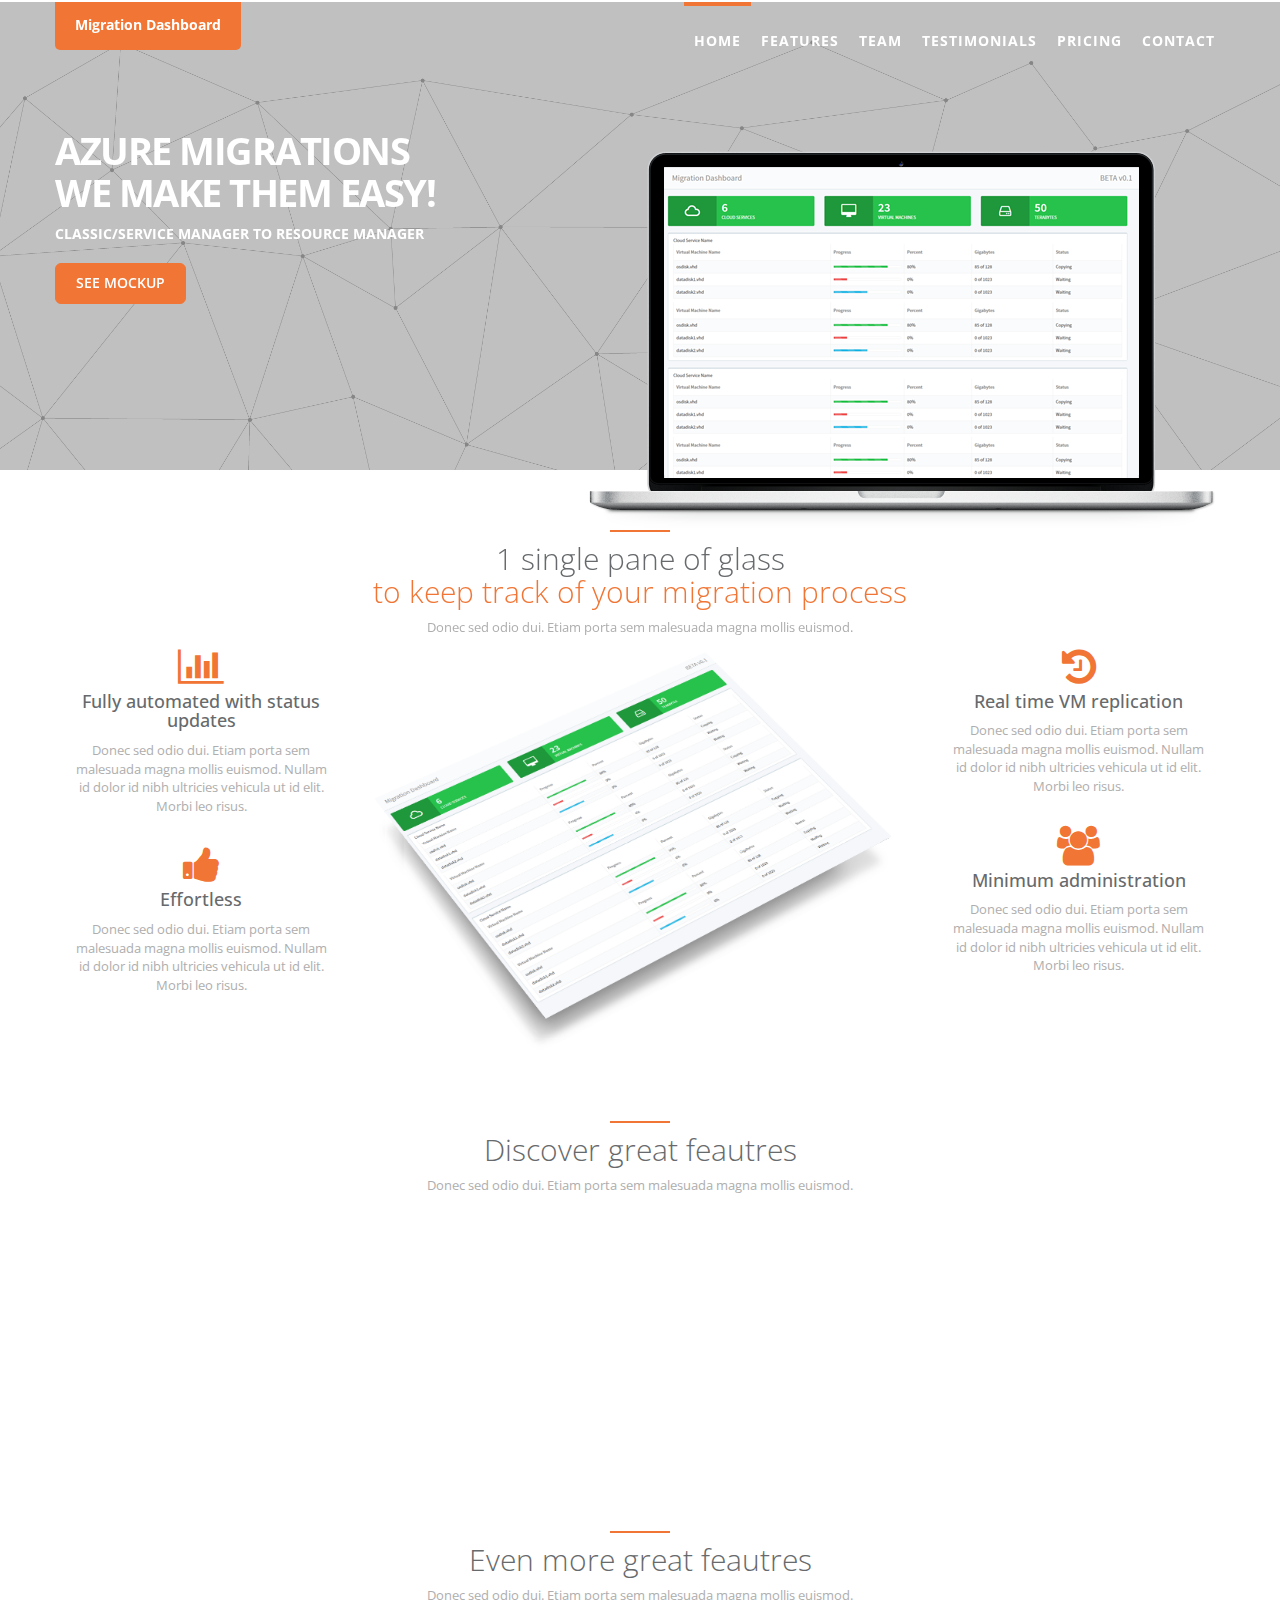
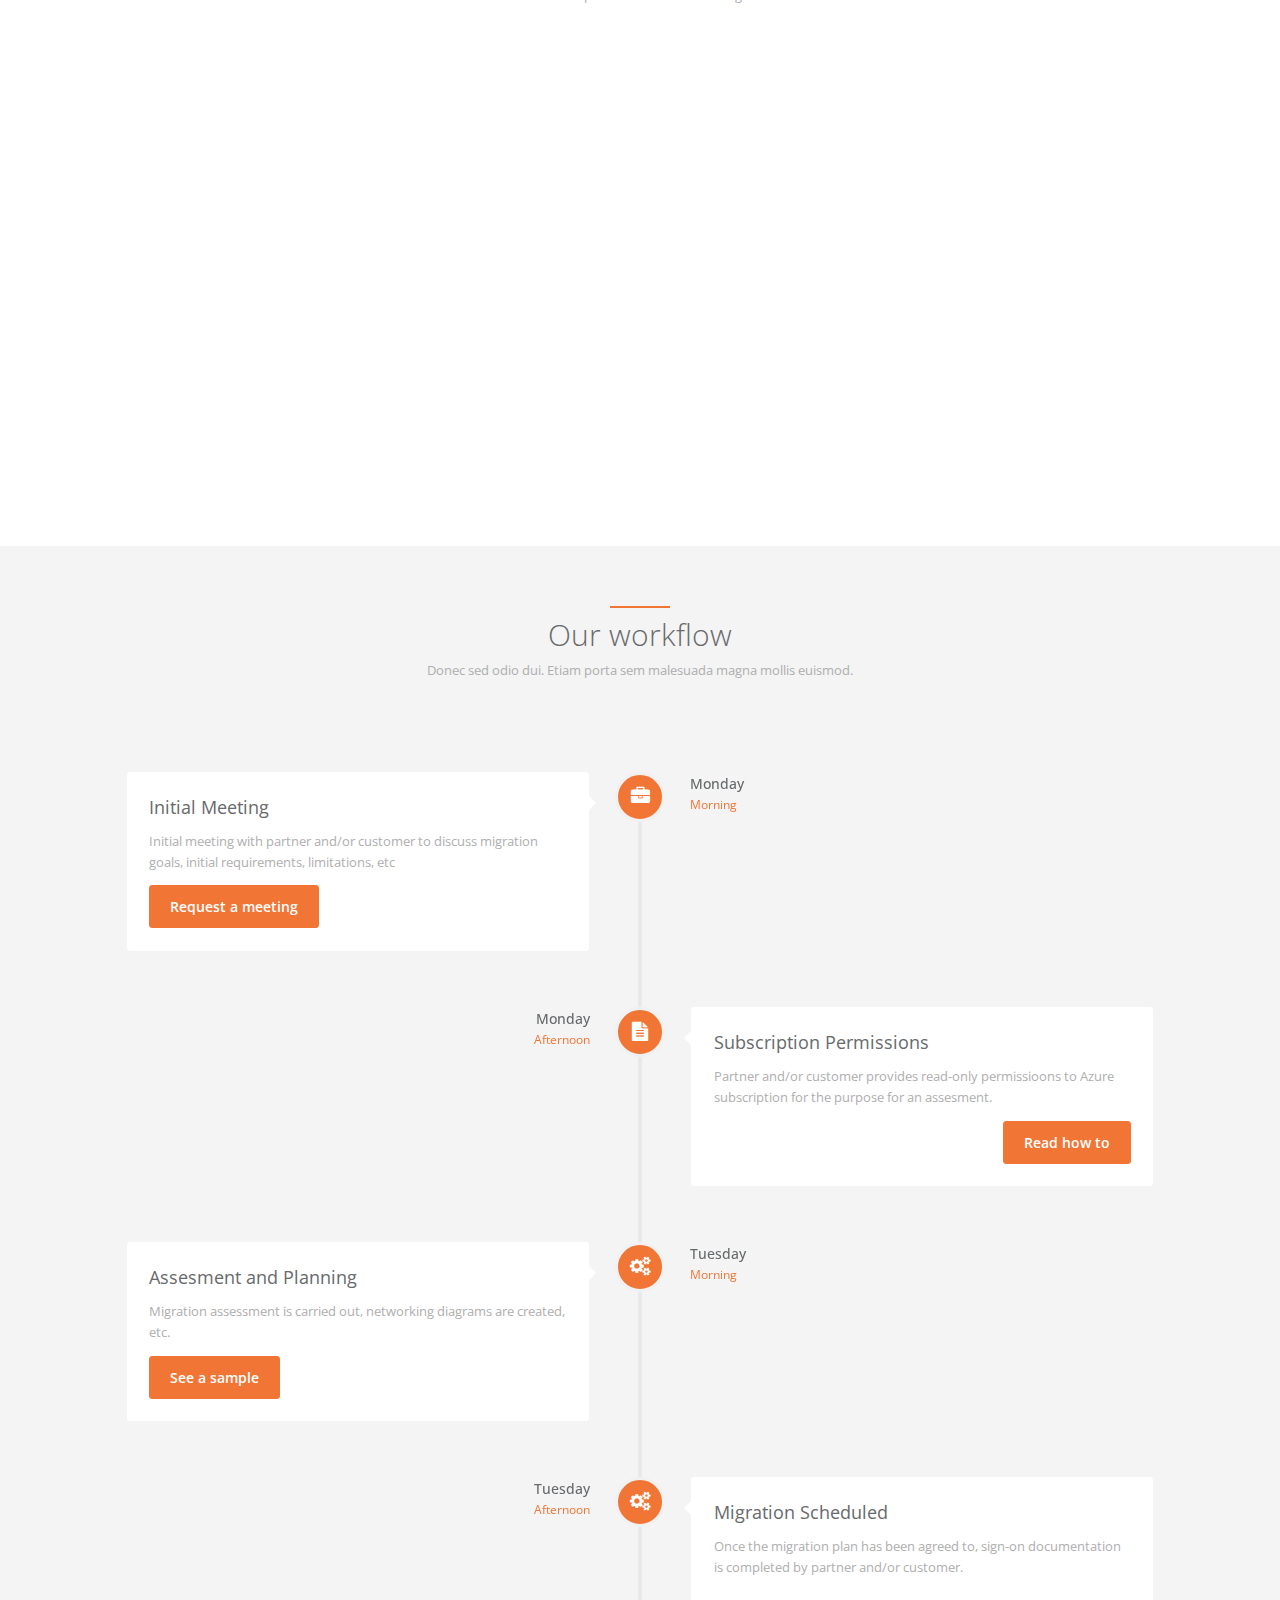
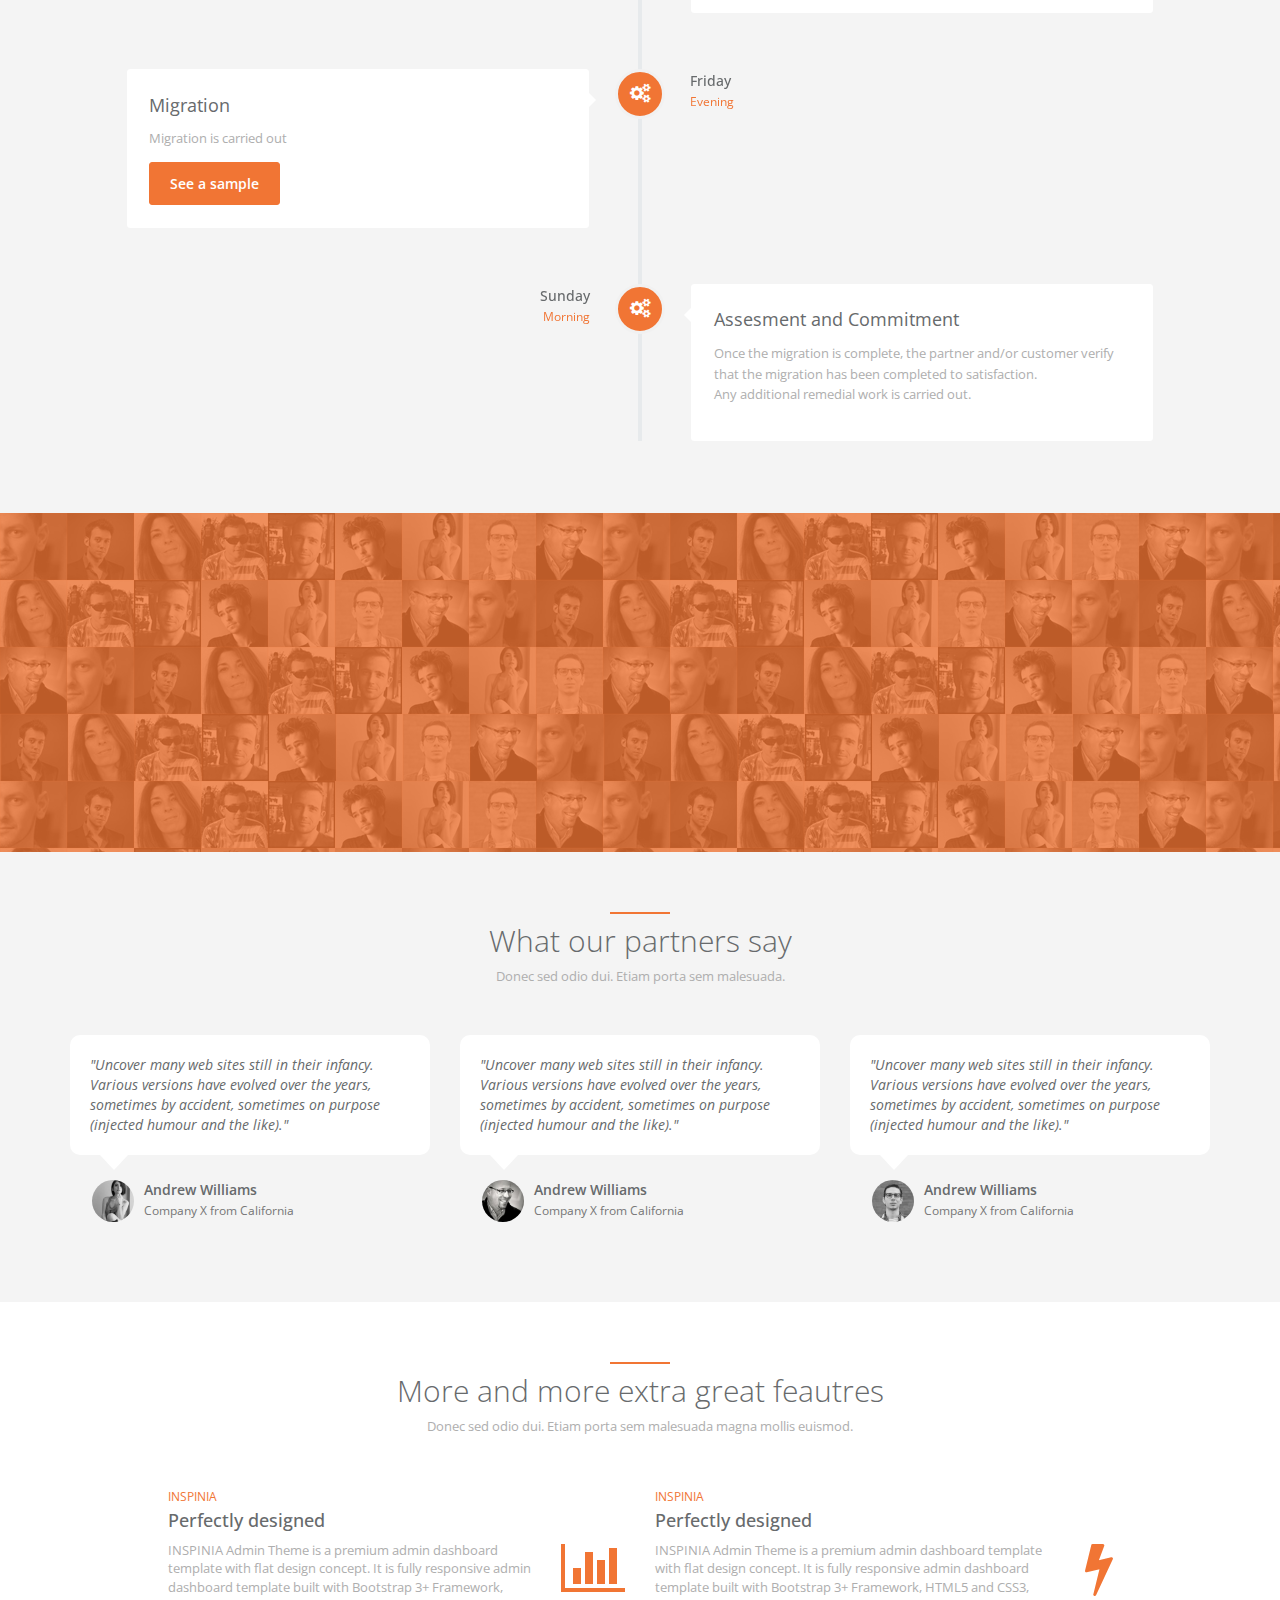
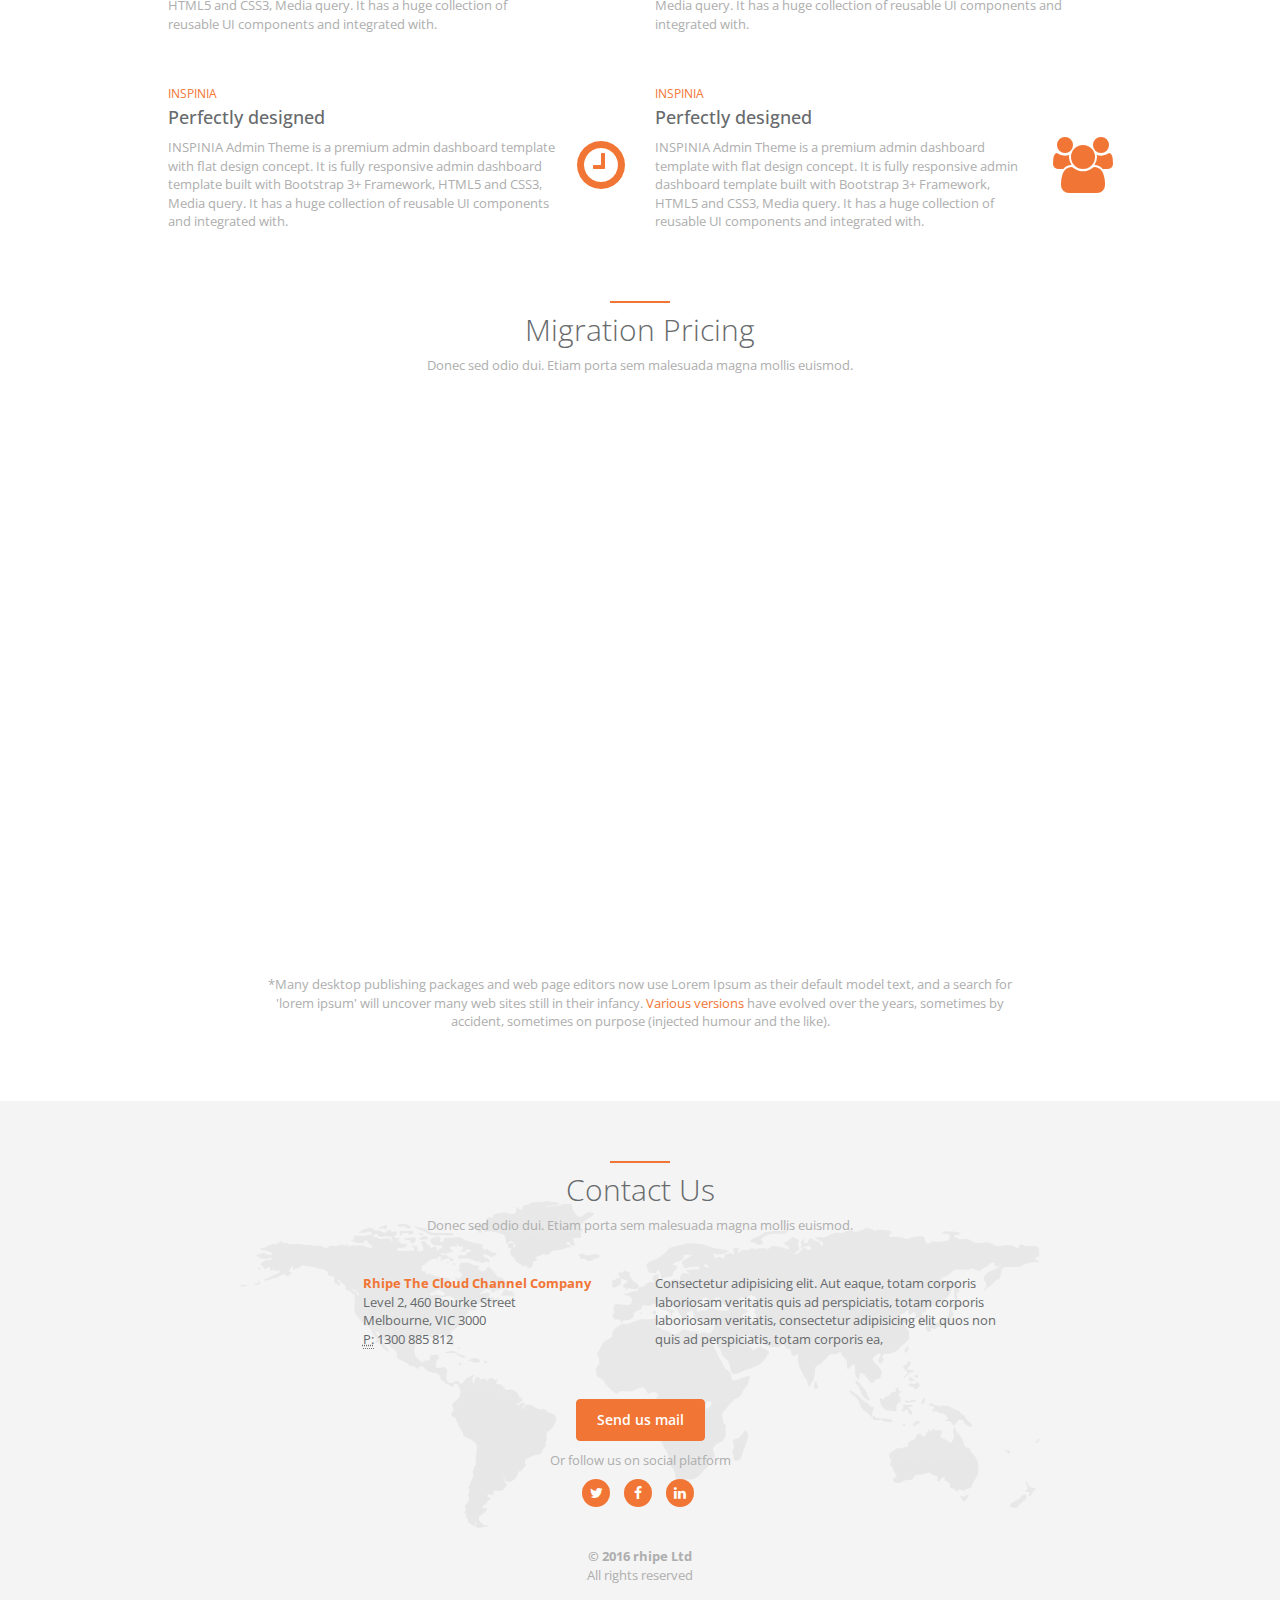
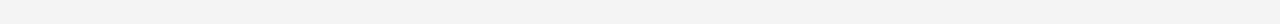
<file: index.html>
<!DOCTYPE html>
<html lang="en">
<head>
   <script>
      // This index file is used only to redirect to the app
      window.location.href="landing/index.html";
   </script>
</head>
<body></body>
</html>
</file>
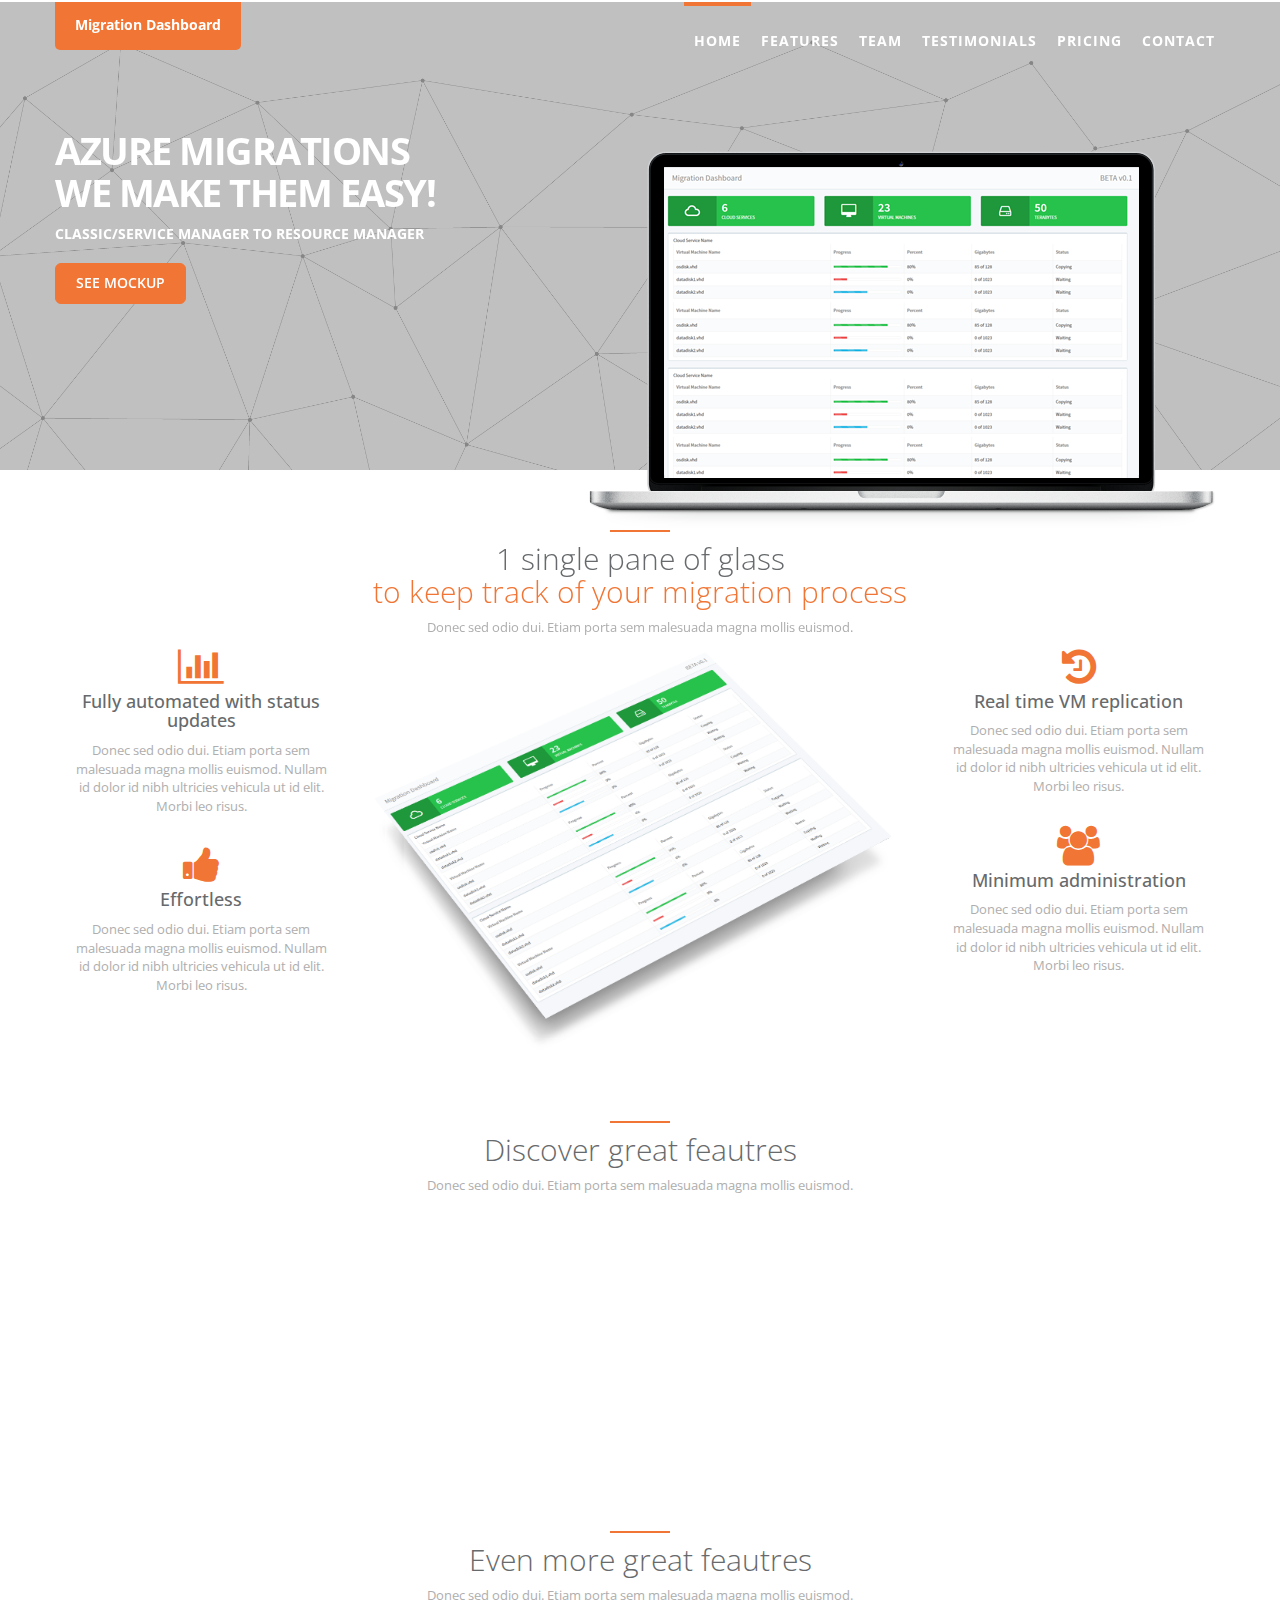
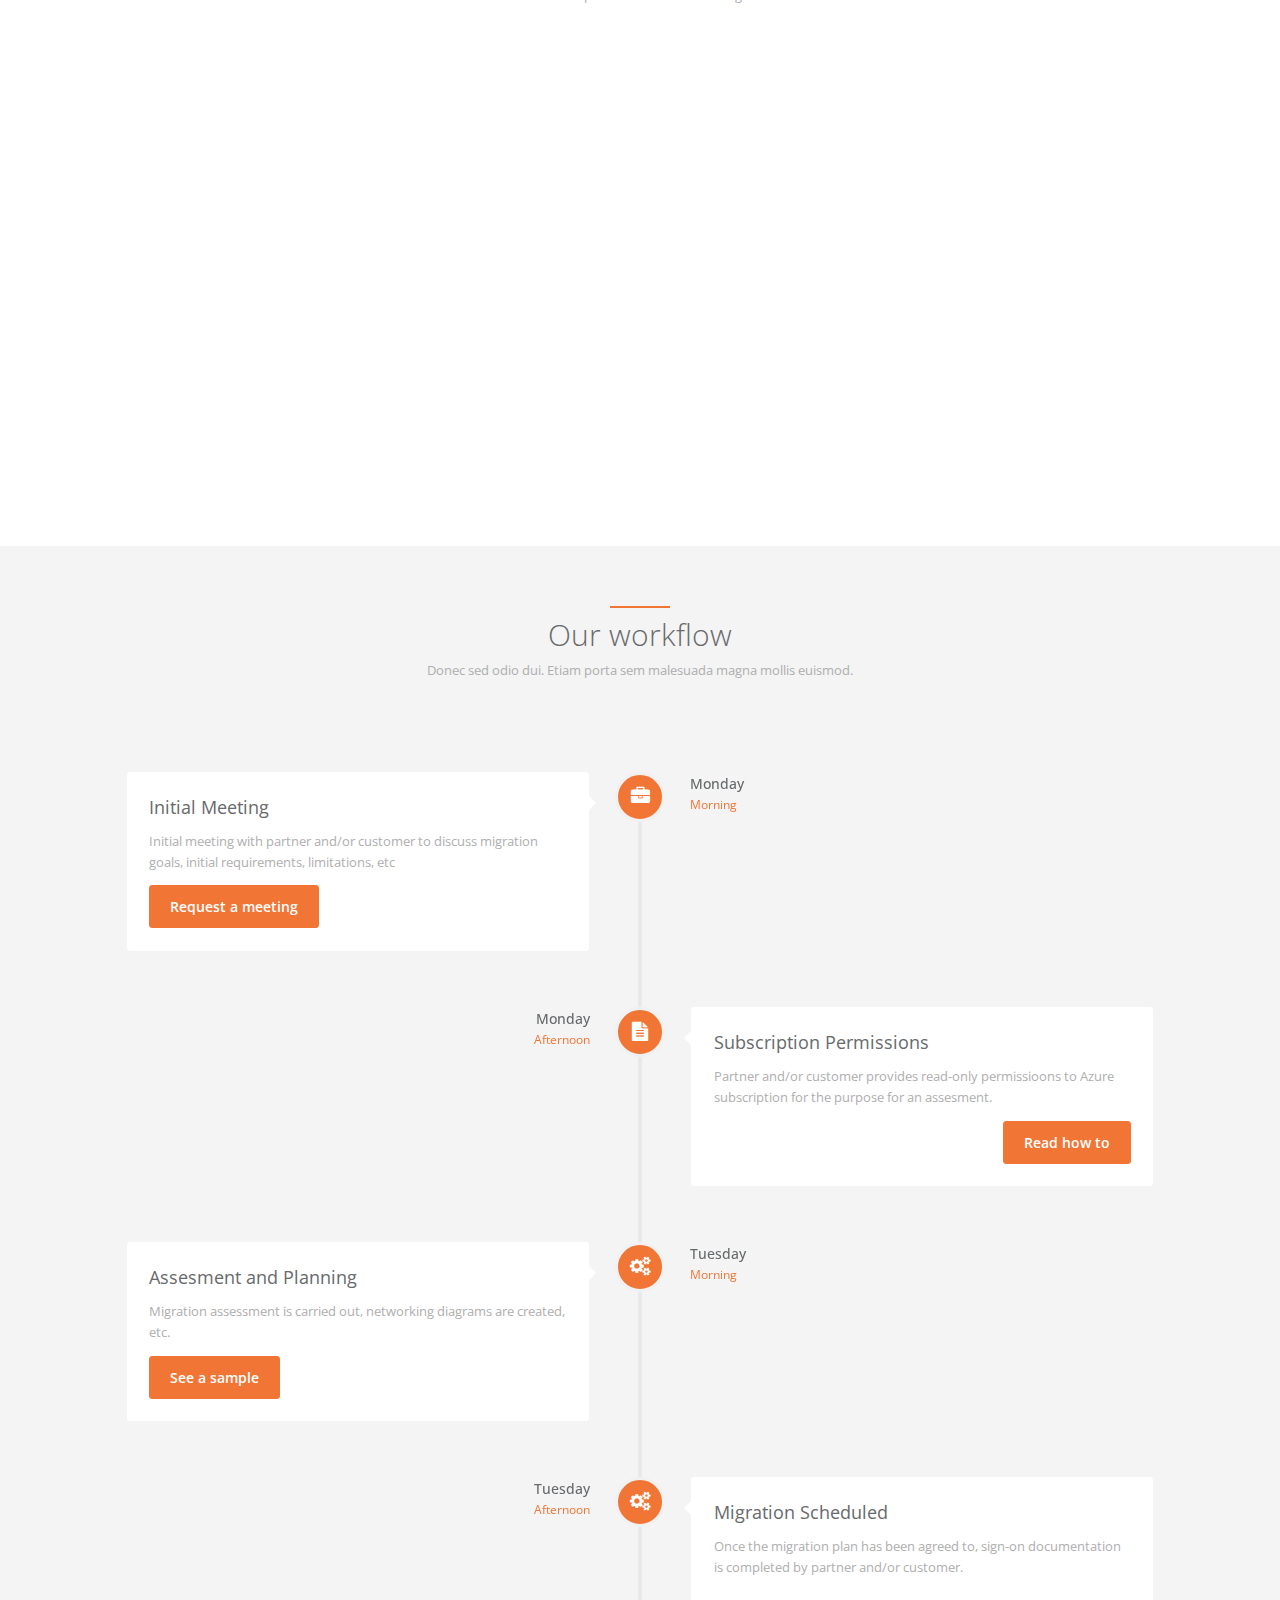
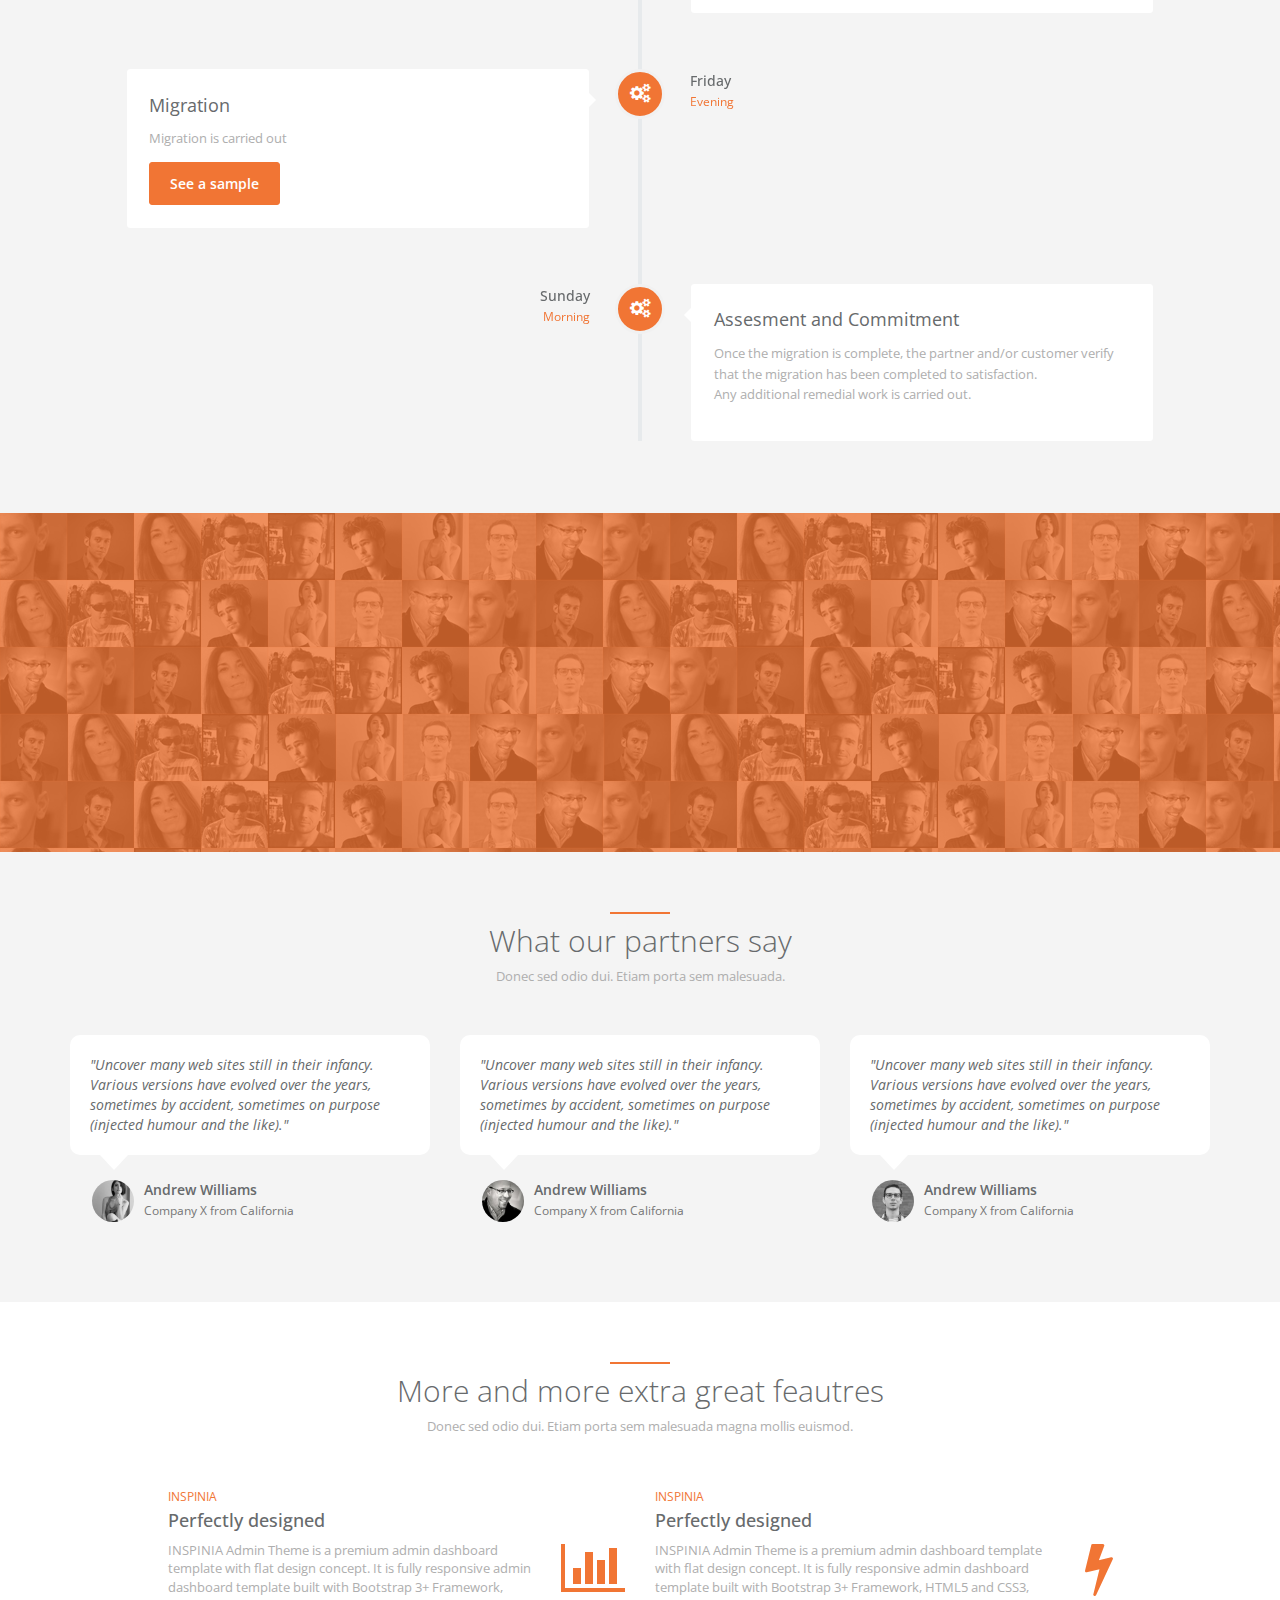
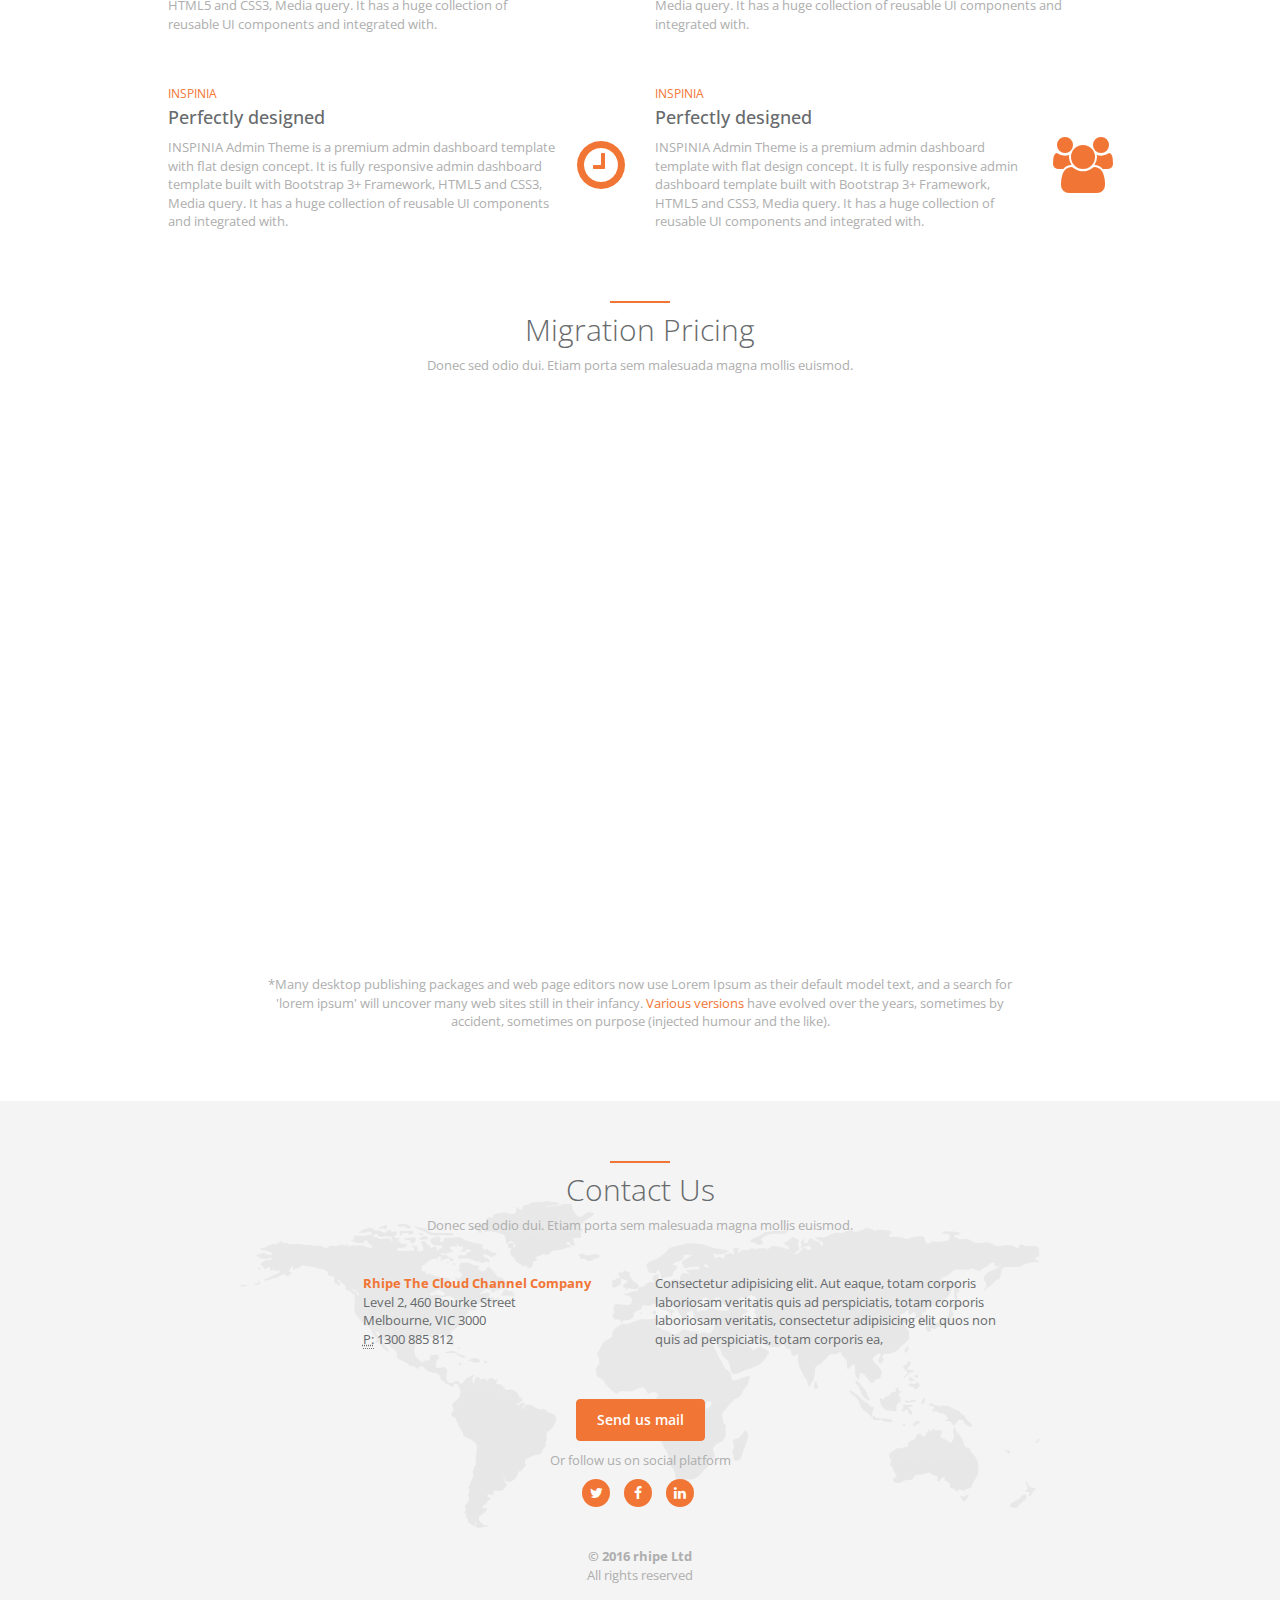
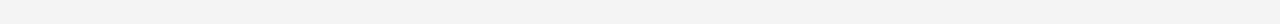
<file: landing/index.html>
<!DOCTYPE html>
<html lang="en">
<head>
    <meta charset="utf-8">
    <meta http-equiv="X-UA-Compatible" content="IE=edge">
    <meta name="viewport" content="width=device-width, initial-scale=1">
    <meta name="description" content="">
    <meta name="author" content="">
    <!-- Add Your favicon here -->
    <!--<link rel="icon" href="img/favicon.ico">-->

    <title>Migration Dashboard</title>

    <!-- Bootstrap core CSS -->
    <link href="css/bootstrap.min.css" rel="stylesheet">

    <!-- Animation CSS -->
    <link href="css/animate.min.css" rel="stylesheet">

    <link href="font-awesome/css/font-awesome.min.css" rel="stylesheet">

    <!-- HTML5 shim and Respond.js for IE8 support of HTML5 elements and media queries -->
    <!--[if lt IE 9]>
    <script src="https://oss.maxcdn.com/html5shiv/3.7.2/html5shiv.min.js"></script>
    <script src="https://oss.maxcdn.com/respond/1.4.2/respond.min.js"></script>
    <![endif]-->

    <!-- Custom styles for this template -->
    <link href="css/style.css" rel="stylesheet">
</head>
<body id="page-top">
<div class="navbar-wrapper">
        <nav class="navbar navbar-default navbar-fixed-top" role="navigation">
            <div class="container">
                <div class="navbar-header page-scroll">
                    <button type="button" class="navbar-toggle collapsed" data-toggle="collapse" data-target="#navbar" aria-expanded="false" aria-controls="navbar">
                        <span class="sr-only">Toggle navigation</span>
                        <span class="icon-bar"></span>
                        <span class="icon-bar"></span>
                        <span class="icon-bar"></span>
                    </button>
                    <a class="navbar-brand" href="#">Migration Dashboard</a>
                </div>
                <div id="navbar" class="navbar-collapse collapse">
                    <ul class="nav navbar-nav navbar-right">
                        <li><a class="page-scroll" href="#page-top">Home</a></li>
                        <li><a class="page-scroll" href="#features">Features</a></li>
                        <li><a class="page-scroll" href="#team">Team</a></li>
                        <li><a class="page-scroll" href="#testimonials">Testimonials</a></li>
                        <li><a class="page-scroll" href="#pricing">Pricing</a></li>
                        <li><a class="page-scroll" href="#contact">Contact</a></li>
                    </ul>
                </div>
            </div>
        </nav>
</div>
<div id="inSlider" class="carousel carousel-fade" data-ride="carousel">
    <div class="carousel-inner" role="listbox">
        <div class="item active">
            <div class="container">
                <div class="carousel-caption">
                    <h1>Azure Migrations<br/>
                        We make them easy!<br/></h1>
                    <p>Classic/Service Manager to Resource Manager</p>
                    <p>
                        <a class="btn btn-lg btn-primary" href="http://migstatus.azurewebsites.net/app/migstatus/dashboard.html" role="button">SEE MOCKUP</a>
                    </p>
                </div>
                <div class="carousel-image wow zoomIn">
                    <img src="img/laptop.png" alt="laptop"/>
                </div>
            </div>
            <!-- Set background for slide in css -->
            <div class="header-back one"></div>

        </div>
</div>


<!--<section id="features" class="container services">
    <div class="row">
        <div class="col-sm-3">
            <h2>Fully Automated with status updates</h2>
            <p>Donec sed odio dui. Etiam porta sem malesuada magna mollis euismod. Nullam id dolor id nibh ultricies vehicula ut id elit. Morbi leo risus.</p>
            <p><a class="navy-link" href="#" role="button">Details &raquo;</a></p>
        </div>
        <div class="col-sm-3">
            <h2>Effortless</h2>
            <p>Donec sed odio dui. Etiam porta sem malesuada magna mollis euismod. Nullam id dolor id nibh ultricies vehicula ut id elit. Morbi leo risus.</p>
            <p><a class="navy-link" href="#" role="button">Details &raquo;</a></p>
        </div>
        <div class="col-sm-3">
            <h2>Real time VM replication</h2>
            <p>Donec sed odio dui. Etiam porta sem malesuada magna mollis euismod. Nullam id dolor id nibh ultricies vehicula ut id elit. Morbi leo risus.</p>
            <p><a class="navy-link" href="#" role="button">Details &raquo;</a></p>
        </div>
        <div class="col-sm-3">
            <h2>Minimum administration</h2>
            <p>Donec sed odio dui. Etiam porta sem malesuada magna mollis euismod. Nullam id dolor id nibh ultricies vehicula ut id elit. Morbi leo risus.</p>
            <p><a class="navy-link" href="#" role="button">Details &raquo;</a></p>
        </div>
    </div>
</section>
-->

<section  class="container features">
    <div class="row">
        <div class="col-lg-12 text-center">
            <div class="navy-line"></div>
            <h1>1 single pane of glass<br/> <span class="navy"> to keep track of your migration process</span> </h1>
            <p>Donec sed odio dui. Etiam porta sem malesuada magna mollis euismod. </p>
        </div>
    </div>
    <div class="row">
        <div class="col-md-3 text-center wow fadeInLeft">
            <div>
                <i class="fa fa-bar-chart features-icon"></i>
                <h2>Fully automated with status updates</h2>
                <p>Donec sed odio dui. Etiam porta sem malesuada magna mollis euismod. Nullam id dolor id nibh ultricies vehicula ut id elit. Morbi leo risus.</p>
            </div>
            <div class="m-t-lg">
                <i class="fa fa-thumbs-up features-icon"></i>
                <h2>Effortless</h2>
                <p>Donec sed odio dui. Etiam porta sem malesuada magna mollis euismod. Nullam id dolor id nibh ultricies vehicula ut id elit. Morbi leo risus.</p>
            </div>
        </div>
        <div class="col-md-6 text-center  wow zoomIn">
            <img src="img/perspective.png" alt="dashboard" class="img-responsive">
        </div>
        <div class="col-md-3 text-center wow fadeInRight">
            <div>
                <i class="fa fa-history features-icon"></i>
                <h2>Real time VM replication</h2>
                <p>Donec sed odio dui. Etiam porta sem malesuada magna mollis euismod. Nullam id dolor id nibh ultricies vehicula ut id elit. Morbi leo risus.</p>
            </div>
            <div class="m-t-lg">
                <i class="fa fa-group features-icon"></i>
                <h2>Minimum administration</h2>
                <p>Donec sed odio dui. Etiam porta sem malesuada magna mollis euismod. Nullam id dolor id nibh ultricies vehicula ut id elit. Morbi leo risus.</p>
            </div>
        </div>
    </div>
    <div class="row">
        <div class="col-lg-12 text-center">
            <div class="navy-line"></div>
            <h1>Discover great feautres</h1>
            <p>Donec sed odio dui. Etiam porta sem malesuada magna mollis euismod. </p>
        </div>
    </div>
    <div class="row features-block">
        <div class="col-lg-6 features-text wow fadeInLeft">
            <small>INSPINIA</small>
            <h2>Perfectly designed </h2>
            <p>INSPINIA Admin Theme is a premium admin dashboard template with flat design concept. It is fully responsive admin dashboard template built with Bootstrap 3+ Framework, HTML5 and CSS3, Media query. It has a huge collection of reusable UI components and integrated with latest jQuery plugins.</p>
            <a href="" class="btn btn-primary">Learn more</a>
        </div>
        <div class="col-lg-6 text-right wow fadeInRight">
            <img src="img/dashboard.png" alt="dashboard" class="img-responsive pull-right">
        </div>
    </div>
</section>

<section id="team" class="gray-section team" style="display: none;">
    <div class="container">
        <div class="row m-b-lg">
            <div class="col-lg-12 text-center">
                <div class="navy-line"></div>
                <h1>Our Team</h1>
                <p>Donec sed odio dui. Etiam porta sem malesuada magna mollis euismod.</p>
            </div>
        </div>
        <div class="row">
            <div class="col-sm-4 wow fadeInLeft">
                <div class="team-member">
                    <img src="img/avatar3.jpg" class="img-responsive img-circle img-small" alt="">
                    <h4><span class="navy">Amelia</span> Smith</h4>
                    <p>Lorem ipsum dolor sit amet, illum fastidii dissentias quo ne. Sea ne sint animal iisque, nam an soluta sensibus. </p>
                    <ul class="list-inline social-icon">
                        <li><a href="#"><i class="fa fa-twitter"></i></a>
                        </li>
                        <li><a href="#"><i class="fa fa-facebook"></i></a>
                        </li>
                        <li><a href="#"><i class="fa fa-linkedin"></i></a>
                        </li>
                    </ul>
                </div>
                <div class="team-member">
                    <img src="img/avatar3.jpg" class="img-responsive img-circle img-small" alt="">
                    <h4><span class="navy">Amelia</span> Smith</h4>
                    <p>Lorem ipsum dolor sit amet, illum fastidii dissentias quo ne. Sea ne sint animal iisque, nam an soluta sensibus. </p>
                    <ul class="list-inline social-icon">
                        <li><a href="#"><i class="fa fa-twitter"></i></a>
                        </li>
                        <li><a href="#"><i class="fa fa-facebook"></i></a>
                        </li>
                        <li><a href="#"><i class="fa fa-linkedin"></i></a>
                        </li>
                    </ul>
                </div>
            </div>
            <div class="col-sm-4">
                <div class="team-member wow zoomIn">
                    <img src="img/avatar1.jpg" class="img-responsive img-circle" alt="">
                    <h4><span class="navy">John</span> Novak</h4>
                    <p>Lorem ipsum dolor sit amet, illum fastidii dissentias quo ne. Sea ne sint animal iisque, nam an soluta sensibus.</p>
                    <ul class="list-inline social-icon">
                        <li><a href="#"><i class="fa fa-twitter"></i></a>
                        </li>
                        <li><a href="#"><i class="fa fa-facebook"></i></a>
                        </li>
                        <li><a href="#"><i class="fa fa-linkedin"></i></a>
                        </li>
                    </ul>
                </div>
            </div>
            <div class="col-sm-4 wow fadeInRight">
                <div class="team-member">
                    <img src="img/avatar2.jpg" class="img-responsive img-circle img-small" alt="">
                    <h4><span class="navy">Peter</span> Johnson</h4>
                    <p>Lorem ipsum dolor sit amet, illum fastidii dissentias quo ne. Sea ne sint animal iisque, nam an soluta sensibus.</p>
                    <ul class="list-inline social-icon">
                        <li><a href="#"><i class="fa fa-twitter"></i></a>
                        </li>
                        <li><a href="#"><i class="fa fa-facebook"></i></a>
                        </li>
                        <li><a href="#"><i class="fa fa-linkedin"></i></a>
                        </li>
                    </ul>
                </div>
                <div class="team-member">
                    <img src="img/avatar2.jpg" class="img-responsive img-circle img-small" alt="">
                    <h4><span class="navy">Peter</span> Johnson</h4>
                    <p>Lorem ipsum dolor sit amet, illum fastidii dissentias quo ne. Sea ne sint animal iisque, nam an soluta sensibus.</p>
                    <ul class="list-inline social-icon">
                        <li><a href="#"><i class="fa fa-twitter"></i></a>
                        </li>
                        <li><a href="#"><i class="fa fa-facebook"></i></a>
                        </li>
                        <li><a href="#"><i class="fa fa-linkedin"></i></a>
                        </li>
                    </ul>
                </div>
            </div>
        </div>
        <div class="row">
            <div class="col-lg-8 col-lg-offset-2 text-center m-t-lg m-b-lg">
                <p>Lorem ipsum dolor sit amet, consectetur adipisicing elit. Aut eaque, laboriosam veritatis, quos non quis ad perspiciatis, totam corporis ea, alias ut unde.</p>
            </div>
        </div>
    </div>
</section>

<section class="features">
    <div class="container">
        <div class="row">
            <div class="col-lg-12 text-center">
                <div class="navy-line"></div>
                <h1>Even more great feautres</h1>
                <p>Donec sed odio dui. Etiam porta sem malesuada magna mollis euismod. </p>
            </div>
        </div>
        <div class="row features-block">
            <div class="col-lg-3 features-text wow fadeInLeft">
                <small>INSPINIA</small>
                <h2>Perfectly designed </h2>
                <p>INSPINIA Admin Theme is a premium admin dashboard template with flat design concept. It is fully responsive admin dashboard template built with Bootstrap 3+ Framework, HTML5 and CSS3, Media query. It has a huge collection of reusable UI components and integrated with latest jQuery plugins.</p>
                <a href="" class="btn btn-primary">Learn more</a>
            </div>
            <div class="col-lg-6 text-right m-t-n-lg wow zoomIn">
                <img src="img/iphone.jpg" class="img-responsive" alt="dashboard">
            </div>
            <div class="col-lg-3 features-text text-right wow fadeInRight">
                <small>INSPINIA</small>
                <h2>Perfectly designed </h2>
                <p>INSPINIA Admin Theme is a premium admin dashboard template with flat design concept. It is fully responsive admin dashboard template built with Bootstrap 3+ Framework, HTML5 and CSS3, Media query. It has a huge collection of reusable UI components and integrated with latest jQuery plugins.</p>
                <a href="" class="btn btn-primary">Learn more</a>
            </div>
        </div>
    </div>

</section>
<section class="timeline gray-section">
    <div class="container">
        <div class="row">
            <div class="col-lg-12 text-center">
                <div class="navy-line"></div>
                <h1>Our workflow</h1>
                <p>Donec sed odio dui. Etiam porta sem malesuada magna mollis euismod. </p>
            </div>
        </div>
        <div class="row features-block">

            <div class="col-lg-12">
                <div id="vertical-timeline" class="vertical-container light-timeline center-orientation">
                    <div class="vertical-timeline-block">
                        <div class="vertical-timeline-icon navy-bg">
                            <i class="fa fa-briefcase"></i>
                        </div>

                        <div class="vertical-timeline-content">
                            <h2>Initial Meeting</h2>
                            <p>Initial meeting with partner and/or customer to discuss migration goals, initial requirements, limitations, etc
                            </p>
                            <a href="#" class="btn btn-xs btn-primary"> Request a meeting</a>
                            <span class="vertical-date"> Monday <br/> <small> Morning </small> </span>
                        </div>
                    </div>

                    <div class="vertical-timeline-block">
                        <div class="vertical-timeline-icon navy-bg">
                            <i class="fa fa-file-text"></i>
                        </div>

                        <div class="vertical-timeline-content">
                            <h2>Subscription Permissions</h2>
                            <p>Partner and/or customer provides read-only permissioons to Azure subscription for the purpose for an assesment.</p>
                            <a href="#" class="btn btn-xs btn-primary"> Read how to</a>
                            <span class="vertical-date"> Monday <br/> <small>Afternoon</small> </span>
                        </div>
                    </div>

                    <div class="vertical-timeline-block">
                        <div class="vertical-timeline-icon navy-bg">
                            <i class="fa fa-cogs"></i>
                        </div>

                        <div class="vertical-timeline-content">
                            <h2>Assesment and Planning</h2>
                            <p>Migration assessment is carried out, networking diagrams are created, etc.</p>
                            <a href="#" class="btn btn-xs btn-primary"> See a sample</a>
                            <span class="vertical-date"> Tuesday <br/> <small>Morning</small> </span>
                        </div>
                    </div>
                    <div class="vertical-timeline-block">
                        <div class="vertical-timeline-icon navy-bg">
                            <i class="fa fa-cogs"></i>
                        </div>

                        <div class="vertical-timeline-content">
                            <h2>Migration Scheduled</h2>
                            <p>Once the migration plan has been agreed to, sign-on documentation is completed by partner and/or customer.</p>
                            <span class="vertical-date"> Tuesday <br/> <small>Afternoon</small> </span>
                        </div>
                    </div>
                    <div class="vertical-timeline-block">
                        <div class="vertical-timeline-icon navy-bg">
                            <i class="fa fa-cogs"></i>
                        </div>

                        <div class="vertical-timeline-content">
                            <h2>Migration</h2>
                            <p>Migration is carried out</p>
                            <a href="#" class="btn btn-xs btn-primary"> See a sample</a>
                            <span class="vertical-date"> Friday <br/> <small>Evening</small> </span>
                        </div>
                    </div>
                    <div class="vertical-timeline-block">
                        <div class="vertical-timeline-icon navy-bg">
                            <i class="fa fa-cogs"></i>
                        </div>

                        <div class="vertical-timeline-content">
                            <h2>Assesment and Commitment</h2>
                            <p>Once the migration is complete, the partner and/or customer verify that the migration has been completed to satisfaction.
                           <br>Any additional remedial work is carried out.</p>
                            <span class="vertical-date"> Sunday <br/> <small>Morning</small> </span>
                        </div>
                    </div>


                </div>
            </div>

        </div>
    </div>

</section>

<section id="testimonials" class="navy-section testimonials" style="margin-top: 0">

    <div class="container">
        <div class="row">
            <div class="col-lg-12 text-center wow zoomIn">
                <i class="fa fa-comment big-icon"></i>
                <h1>
                    What our users say
                </h1>
                <div class="testimonials-text">
                    <i>"Many desktop publishing packages and web page editors now use Lorem Ipsum as their default model text, and a search for 'lorem ipsum' will uncover many web sites still in their infancy. Various versions have evolved over the years, sometimes by accident, sometimes on purpose (injected humour and the like)."</i>
                </div>
                <small>
                    <strong>12.02.2014 - Andy Smith</strong>
                </small>
            </div>
        </div>
    </div>

</section>
<section class="comments gray-section" style="margin-top: 0">
    <div class="container">
        <div class="row">
            <div class="col-lg-12 text-center">
                <div class="navy-line"></div>
                <h1>What our partners say</h1>
                <p>Donec sed odio dui. Etiam porta sem malesuada. </p>
            </div>
        </div>
        <div class="row features-block">
            <div class="col-lg-4">
                <div class="bubble">
                    "Uncover many web sites still in their infancy. Various versions have evolved over the years, sometimes by accident, sometimes on purpose (injected humour and the like)."
                </div>
                <div class="comments-avatar">
                    <a href="" class="pull-left">
                        <img alt="image" src="img/avatar3.jpg">
                    </a>
                    <div class="media-body">
                        <div class="commens-name">
                            Andrew Williams
                        </div>
                        <small class="text-muted">Company X from California</small>
                    </div>
                </div>
            </div>

            <div class="col-lg-4">
                <div class="bubble">
                    "Uncover many web sites still in their infancy. Various versions have evolved over the years, sometimes by accident, sometimes on purpose (injected humour and the like)."
                </div>
                <div class="comments-avatar">
                    <a href="" class="pull-left">
                        <img alt="image" src="img/avatar1.jpg">
                    </a>
                    <div class="media-body">
                        <div class="commens-name">
                            Andrew Williams
                        </div>
                        <small class="text-muted">Company X from California</small>
                    </div>
                </div>
            </div>

            <div class="col-lg-4">
                <div class="bubble">
                    "Uncover many web sites still in their infancy. Various versions have evolved over the years, sometimes by accident, sometimes on purpose (injected humour and the like)."
                </div>
                <div class="comments-avatar">
                    <a href="" class="pull-left">
                        <img alt="image" src="img/avatar2.jpg">
                    </a>
                    <div class="media-body">
                        <div class="commens-name">
                            Andrew Williams
                        </div>
                        <small class="text-muted">Company X from California</small>
                    </div>
                </div>
            </div>



        </div>
    </div>

</section>
<section class="features">
    <div class="container">
        <div class="row">
            <div class="col-lg-12 text-center">
                <div class="navy-line"></div>
                <h1>More and more extra great feautres</h1>
                <p>Donec sed odio dui. Etiam porta sem malesuada magna mollis euismod. </p>
            </div>
        </div>
        <div class="row">
            <div class="col-lg-5 col-lg-offset-1 features-text">
                <small>INSPINIA</small>
                <h2>Perfectly designed </h2>
                <i class="fa fa-bar-chart big-icon pull-right"></i>
                <p>INSPINIA Admin Theme is a premium admin dashboard template with flat design concept. It is fully responsive admin dashboard template built with Bootstrap 3+ Framework, HTML5 and CSS3, Media query. It has a huge collection of reusable UI components and integrated with.</p>
            </div>
            <div class="col-lg-5 features-text">
                <small>INSPINIA</small>
                <h2>Perfectly designed </h2>
                <i class="fa fa-bolt big-icon pull-right"></i>
                <p>INSPINIA Admin Theme is a premium admin dashboard template with flat design concept. It is fully responsive admin dashboard template built with Bootstrap 3+ Framework, HTML5 and CSS3, Media query. It has a huge collection of reusable UI components and integrated with.</p>
            </div>
        </div>
        <div class="row">
            <div class="col-lg-5 col-lg-offset-1 features-text">
                <small>INSPINIA</small>
                <h2>Perfectly designed </h2>
                <i class="fa fa-clock-o big-icon pull-right"></i>
                <p>INSPINIA Admin Theme is a premium admin dashboard template with flat design concept. It is fully responsive admin dashboard template built with Bootstrap 3+ Framework, HTML5 and CSS3, Media query. It has a huge collection of reusable UI components and integrated with.</p>
            </div>
            <div class="col-lg-5 features-text">
                <small>INSPINIA</small>
                <h2>Perfectly designed </h2>
                <i class="fa fa-users big-icon pull-right"></i>
                <p>INSPINIA Admin Theme is a premium admin dashboard template with flat design concept. It is fully responsive admin dashboard template built with Bootstrap 3+ Framework, HTML5 and CSS3, Media query. It has a huge collection of reusable UI components and integrated with.</p>
            </div>
        </div>
    </div>

</section>
<section id="pricing" class="pricing">
    <div class="container">
        <div class="row m-b-lg">
            <div class="col-lg-12 text-center">
                <div class="navy-line"></div>
                <h1>Migration Pricing</h1>
                <p>Donec sed odio dui. Etiam porta sem malesuada magna mollis euismod.</p>
            </div>
        </div>
        <div class="row">
            <div class="col-lg-4 wow zoomIn">
                <ul class="pricing-plan list-unstyled">
                    <li class="pricing-title">
                        Old Azure
                    </li>
                    <li class="pricing-desc">
                        Deployed under Azure Service Manager?<br> We can help you migrate your workloads to Azure Resouce Manager and Microsoft CSP!
                    </li>
                    <li class="pricing-price">
                        <span>$FREE</span>
                    </li>
                    <li>
                        Dashboards
                    </li>
                    <li>
                        Projects view
                    </li>
                    <li>
                        Contacts
                    </li>
                    <li>
                        Calendar
                    </li>
                    <li>
                        AngularJs
                    </li>
                    <li>
                        <a class="btn btn-primary btn-xs" href="#">Signup</a>
                    </li>
                </ul>
            </div>

            <div class="col-lg-4 wow zoomIn">
                <ul class="pricing-plan list-unstyled selected">
                    <li class="pricing-title">
                        On-Premise
                    </li>
                    <li class="pricing-desc">
                        Let us help you migrate your on-premise servers to Azure!
                    </li>
                    <li class="pricing-price">
                        <span>$FREE</span>
                    </li>
                    <li>
                        Dashboards
                    </li>
                    <li>
                        Projects view
                    </li>
                    <li>
                        Contacts
                    </li>
                    <li>
                        Calendar
                    </li>
                    <li>
                        AngularJs
                    </li>
                    <li>
                        <strong>Support platform</strong>
                    </li>
                    <li class="plan-action">
                        <a class="btn btn-primary btn-xs" href="#">Signup</a>
                    </li>
                </ul>
            </div>

            <div class="col-lg-4 wow zoomIn">
                <ul class="pricing-plan list-unstyled">
                    <li class="pricing-title">
                        New Azure
                    </li>
                    <li class="pricing-desc">
                        Already consuming Azure Resource Manager? <br>Let us help you move your workloads to Microsoft CSP
                    </li>
                    <li class="pricing-price">
                        <span>$FREE</span>
                    </li>
                    <li>
                        Dashboards
                    </li>
                    <li>
                        Projects view
                    </li>
                    <li>
                        Contacts
                    </li>
                    <li>
                        Calendar
                    </li>
                    <li>
                        AngularJs
                    </li>
                    <li>
                        <a class="btn btn-primary btn-xs" href="#">Signup</a>
                    </li>
                </ul>
            </div>
        </div>
        <div class="row m-t-lg">
            <div class="col-lg-8 col-lg-offset-2 text-center m-t-lg">
                <p>*Many desktop publishing packages and web page editors now use Lorem Ipsum as their default model text, and a search for 'lorem ipsum' will uncover many web sites still in their infancy. <span class="navy">Various versions</span>  have evolved over the years, sometimes by accident, sometimes on purpose (injected humour and the like).</p>
            </div>
        </div>
    </div>

</section>

<section id="contact" class="gray-section contact">
    <div class="container">
        <div class="row m-b-lg">
            <div class="col-lg-12 text-center">
                <div class="navy-line"></div>
                <h1>Contact Us</h1>
                <p>Donec sed odio dui. Etiam porta sem malesuada magna mollis euismod.</p>
            </div>
        </div>
        <div class="row m-b-lg">
            <div class="col-lg-3 col-lg-offset-3">
                <address>
                    <strong><span class="navy">Rhipe The Cloud Channel Company</span></strong><br/>
                    Level 2, 460 Bourke Street <br/>
                    Melbourne, VIC 3000 <br/>
                    <abbr title="Phone">P:</abbr> 1300 885 812
                </address>
            </div>
            <div class="col-lg-4">
                <p class="text-color">
                    Consectetur adipisicing elit. Aut eaque, totam corporis laboriosam veritatis quis ad perspiciatis, totam corporis laboriosam veritatis, consectetur adipisicing elit quos non quis ad perspiciatis, totam corporis ea,
                </p>
            </div>
        </div>
        <div class="row">
            <div class="col-lg-12 text-center">
                <a href="mailto:azuremigration@rhipe.com" class="btn btn-primary">Send us mail</a>
                <p class="m-t-sm">
                    Or follow us on social platform
                </p>
                <ul class="list-inline social-icon">
                    <li><a href="https://twitter.com/rhipecloud"><i class="fa fa-twitter"></i></a>
                    </li>
                    <li><a href="https://www.facebook.com/rhipecloudchannel/"><i class="fa fa-facebook"></i></a>
                    </li>
                    <li><a href="https://www.linkedin.com/company/rhipe"><i class="fa fa-linkedin"></i></a>
                    </li>
                </ul>
            </div>
        </div>
        <div class="row">
            <div class="col-lg-8 col-lg-offset-2 text-center m-t-lg m-b-lg">
                <p><strong>&copy; 2016 rhipe Ltd</strong><br/> All rights reserved </p>
            </div>
        </div>
    </div>
</section>

<script src="js/jquery-2.1.1.js"></script>
<script src="js/pace.min.js"></script>
<script src="js/bootstrap.min.js"></script>
<script src="js/classie.js"></script>
<script src="js/cbpAnimatedHeader.js"></script>
<script src="js/wow.min.js"></script>
<script src="js/inspinia.js"></script>
</body>
</html>
</file>
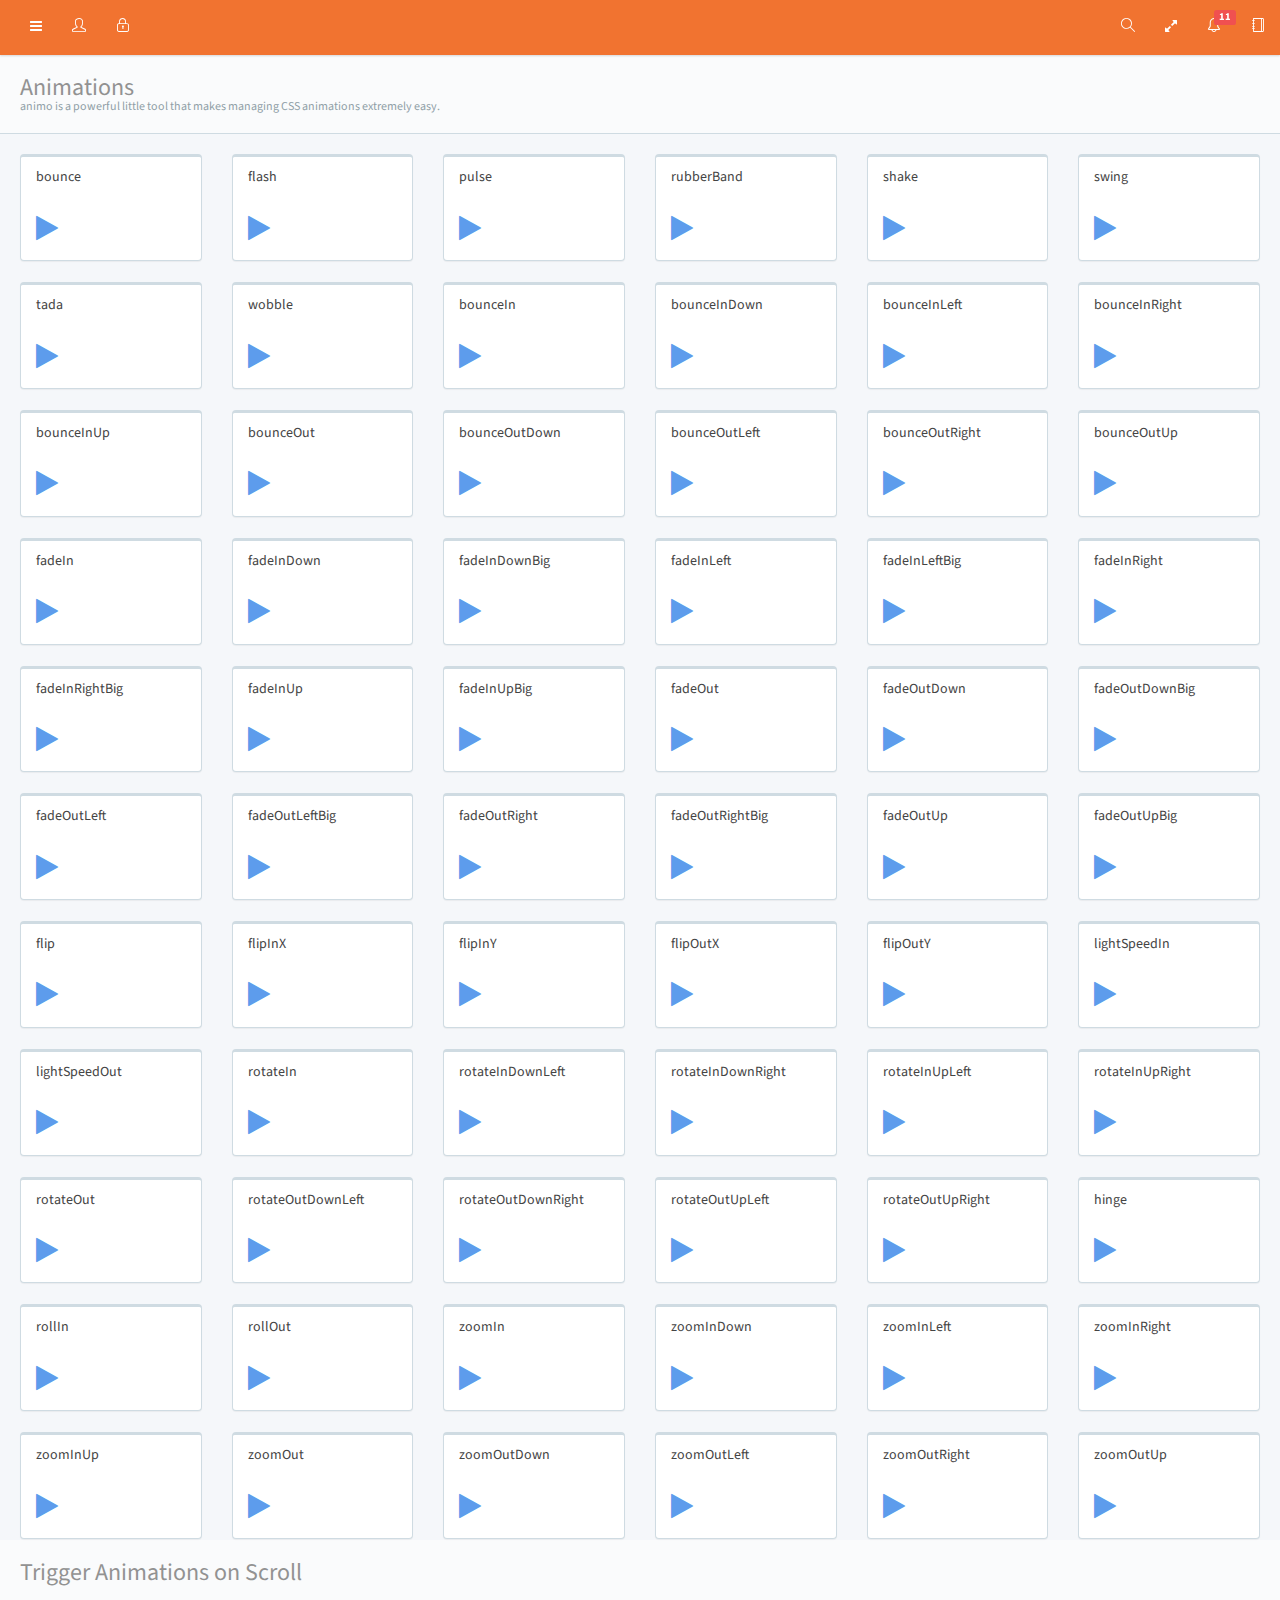
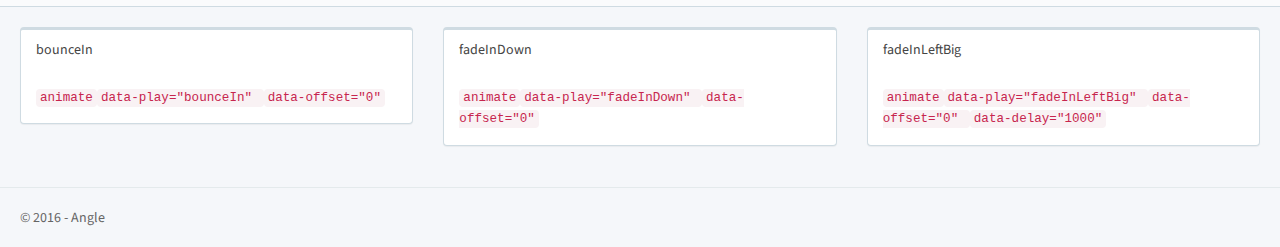
<file: app/animations.html>
<!DOCTYPE html>
<html lang="en">

<head>
   <meta charset="utf-8">
   <meta name="viewport" content="width=device-width, initial-scale=1, maximum-scale=1">
   <meta name="description" content="Bootstrap Admin App + jQuery">
   <meta name="keywords" content="app, responsive, jquery, bootstrap, dashboard, admin">
   <title>Angle - Bootstrap Admin Template</title>
   <!-- =============== VENDOR STYLES ===============-->
   <!-- FONT AWESOME-->
   <link rel="stylesheet" href="../vendor/fontawesome/css/font-awesome.min.css">
   <!-- SIMPLE LINE ICONS-->
   <link rel="stylesheet" href="../vendor/simple-line-icons/css/simple-line-icons.css">
   <!-- ANIMATE.CSS-->
   <link rel="stylesheet" href="../vendor/animate.css/animate.min.css">
   <!-- WHIRL (spinners)-->
   <link rel="stylesheet" href="../vendor/whirl/dist/whirl.css">
   <!-- =============== PAGE VENDOR STYLES ===============-->
   <!-- =============== BOOTSTRAP STYLES ===============-->
   <link rel="stylesheet" href="css/bootstrap.css" id="bscss">
   <!-- =============== APP STYLES ===============-->
   <link rel="stylesheet" href="css/app.css" id="maincss">
</head>

<body>
   <div class="wrapper">
      <!-- top navbar-->
      <header class="topnavbar-wrapper">
         <!-- START Top Navbar-->
         <nav role="navigation" class="navbar topnavbar">
            <!-- START navbar header-->
            <div class="navbar-header">
               <a href="#/" class="navbar-brand">
                  <div class="brand-logo">
                     <img src="img/logo.png" alt="App Logo" class="img-responsive">
                  </div>
                  <div class="brand-logo-collapsed">
                     <img src="img/logo-single.png" alt="App Logo" class="img-responsive">
                  </div>
               </a>
            </div>
            <!-- END navbar header-->
            <!-- START Nav wrapper-->
            <div class="nav-wrapper">
               <!-- START Left navbar-->
               <ul class="nav navbar-nav">
                  <li>
                     <!-- Button used to collapse the left sidebar. Only visible on tablet and desktops-->
                     <a href="#" data-trigger-resize="" data-toggle-state="aside-collapsed" class="hidden-xs">
                        <em class="fa fa-navicon"></em>
                     </a>
                     <!-- Button to show/hide the sidebar on mobile. Visible on mobile only.-->
                     <a href="#" data-toggle-state="aside-toggled" data-no-persist="true" class="visible-xs sidebar-toggle">
                        <em class="fa fa-navicon"></em>
                     </a>
                  </li>
                  <!-- START User avatar toggle-->
                  <li>
                     <!-- Button used to collapse the left sidebar. Only visible on tablet and desktops-->
                     <a id="user-block-toggle" href="#user-block" data-toggle="collapse">
                        <em class="icon-user"></em>
                     </a>
                  </li>
                  <!-- END User avatar toggle-->
                  <!-- START lock screen-->
                  <li>
                     <a href="lock.html" title="Lock screen">
                        <em class="icon-lock"></em>
                     </a>
                  </li>
                  <!-- END lock screen-->
               </ul>
               <!-- END Left navbar-->
               <!-- START Right Navbar-->
               <ul class="nav navbar-nav navbar-right">
                  <!-- Search icon-->
                  <li>
                     <a href="#" data-search-open="">
                        <em class="icon-magnifier"></em>
                     </a>
                  </li>
                  <!-- Fullscreen (only desktops)-->
                  <li class="visible-lg">
                     <a href="#" data-toggle-fullscreen="">
                        <em class="fa fa-expand"></em>
                     </a>
                  </li>
                  <!-- START Alert menu-->
                  <li class="dropdown dropdown-list">
                     <a href="#" data-toggle="dropdown">
                        <em class="icon-bell"></em>
                        <div class="label label-danger">11</div>
                     </a>
                     <!-- START Dropdown menu-->
                     <ul class="dropdown-menu animated flipInX">
                        <li>
                           <!-- START list group-->
                           <div class="list-group">
                              <!-- list item-->
                              <a href="#" class="list-group-item">
                                 <div class="media-box">
                                    <div class="pull-left">
                                       <em class="fa fa-twitter fa-2x text-info"></em>
                                    </div>
                                    <div class="media-box-body clearfix">
                                       <p class="m0">New followers</p>
                                       <p class="m0 text-muted">
                                          <small>1 new follower</small>
                                       </p>
                                    </div>
                                 </div>
                              </a>
                              <!-- list item-->
                              <a href="#" class="list-group-item">
                                 <div class="media-box">
                                    <div class="pull-left">
                                       <em class="fa fa-envelope fa-2x text-warning"></em>
                                    </div>
                                    <div class="media-box-body clearfix">
                                       <p class="m0">New e-mails</p>
                                       <p class="m0 text-muted">
                                          <small>You have 10 new emails</small>
                                       </p>
                                    </div>
                                 </div>
                              </a>
                              <!-- list item-->
                              <a href="#" class="list-group-item">
                                 <div class="media-box">
                                    <div class="pull-left">
                                       <em class="fa fa-tasks fa-2x text-success"></em>
                                    </div>
                                    <div class="media-box-body clearfix">
                                       <p class="m0">Pending Tasks</p>
                                       <p class="m0 text-muted">
                                          <small>11 pending task</small>
                                       </p>
                                    </div>
                                 </div>
                              </a>
                              <!-- last list item-->
                              <a href="#" class="list-group-item">
                                 <small>More notifications</small>
                                 <span class="label label-danger pull-right">14</span>
                              </a>
                           </div>
                           <!-- END list group-->
                        </li>
                     </ul>
                     <!-- END Dropdown menu-->
                  </li>
                  <!-- END Alert menu-->
                  <!-- START Offsidebar button-->
                  <li>
                     <a href="#" data-toggle-state="offsidebar-open" data-no-persist="true">
                        <em class="icon-notebook"></em>
                     </a>
                  </li>
                  <!-- END Offsidebar menu-->
               </ul>
               <!-- END Right Navbar-->
            </div>
            <!-- END Nav wrapper-->
            <!-- START Search form-->
            <form role="search" action="search.html" class="navbar-form">
               <div class="form-group has-feedback">
                  <input type="text" placeholder="Type and hit enter ..." class="form-control">
                  <div data-search-dismiss="" class="fa fa-times form-control-feedback"></div>
               </div>
               <button type="submit" class="hidden btn btn-default">Submit</button>
            </form>
            <!-- END Search form-->
         </nav>
         <!-- END Top Navbar-->
      </header>
      <!-- sidebar-->
      <aside class="aside">
         <!-- START Sidebar (left)-->
         <div class="aside-inner">
            <nav data-sidebar-anyclick-close="" class="sidebar">
               <!-- START sidebar nav-->
               <ul class="nav">
                  <!-- START user info-->
                  <li class="has-user-block">
                     <div id="user-block" class="collapse">
                        <div class="item user-block">
                           <!-- User picture-->
                           <div class="user-block-picture">
                              <div class="user-block-status">
                                 <img src="img/user/02.jpg" alt="Avatar" width="60" height="60" class="img-thumbnail img-circle">
                                 <div class="circle circle-success circle-lg"></div>
                              </div>
                           </div>
                           <!-- Name and Job-->
                           <div class="user-block-info">
                              <span class="user-block-name">Hello, Mike</span>
                              <span class="user-block-role">Designer</span>
                           </div>
                        </div>
                     </div>
                  </li>
                  <!-- END user info-->
                  <!-- Iterates over all sidebar items-->
                  <li class="nav-heading ">
                     <span data-localize="sidebar.heading.HEADER">Main Navigation</span>
                  </li>
                  <li class=" ">
                     <a href="#dashboard" title="Dashboard" data-toggle="collapse">
                        <div class="pull-right label label-info">3</div>
                        <em class="icon-speedometer"></em>
                        <span data-localize="sidebar.nav.DASHBOARD">Dashboard</span>
                     </a>
                     <ul id="dashboard" class="nav sidebar-subnav collapse">
                        <li class="sidebar-subnav-header">Dashboard</li>
                        <li class=" ">
                           <a href="dashboard.html" title="Dashboard v1">
                              <span>Dashboard v1</span>
                           </a>
                        </li>
                        <li class=" ">
                           <a href="dashboard_v2.html" title="Dashboard v2">
                              <span>Dashboard v2</span>
                           </a>
                        </li>
                        <li class=" ">
                           <a href="dashboard_v3.html" title="Dashboard v3">
                              <span>Dashboard v3</span>
                           </a>
                        </li>
                     </ul>
                  </li>
                  <li class=" ">
                     <a href="widgets.html" title="Widgets">
                        <div class="pull-right label label-success">30</div>
                        <em class="icon-grid"></em>
                        <span data-localize="sidebar.nav.WIDGETS">Widgets</span>
                     </a>
                  </li>
                  <li class=" ">
                     <a href="#layout" title="Layouts" data-toggle="collapse">
                        <em class="icon-layers"></em>
                        <span>Layouts</span>
                     </a>
                     <ul id="layout" class="nav sidebar-subnav collapse">
                        <li class="sidebar-subnav-header">Layouts</li>
                        <li class=" ">
                           <a href="dashboard_h.html" title="Horizontal">
                              <span>Horizontal</span>
                           </a>
                        </li>
                     </ul>
                  </li>
                  <li class="nav-heading ">
                     <span data-localize="sidebar.heading.COMPONENTS">Components</span>
                  </li>
                  <li class=" ">
                     <a href="#elements" title="Elements" data-toggle="collapse">
                        <em class="icon-chemistry"></em>
                        <span data-localize="sidebar.nav.element.ELEMENTS">Elements</span>
                     </a>
                     <ul id="elements" class="nav sidebar-subnav collapse">
                        <li class="sidebar-subnav-header">Elements</li>
                        <li class=" ">
                           <a href="buttons.html" title="Buttons">
                              <span data-localize="sidebar.nav.element.BUTTON">Buttons</span>
                           </a>
                        </li>
                        <li class=" ">
                           <a href="notifications.html" title="Notifications">
                              <span data-localize="sidebar.nav.element.NOTIFICATION">Notifications</span>
                           </a>
                        </li>
                        <li class=" ">
                           <a href="sweetalert.html" title="Sweet Alert">
                              <span>Sweet Alert</span>
                           </a>
                        </li>
                        <li class=" ">
                           <a href="tour.html" title="Tour">
                              <span>Tour</span>
                           </a>
                        </li>
                        <li class=" ">
                           <a href="carousel.html" title="Carousel">
                              <span data-localize="sidebar.nav.element.INTERACTION">Carousel</span>
                           </a>
                        </li>
                        <li class=" ">
                           <a href="spinners.html" title="Spinners">
                              <span data-localize="sidebar.nav.element.SPINNER">Spinners</span>
                           </a>
                        </li>
                        <li class=" active">
                           <a href="animations.html" title="Animations">
                              <span data-localize="sidebar.nav.element.ANIMATION">Animations</span>
                           </a>
                        </li>
                        <li class=" ">
                           <a href="dropdown-animations.html" title="Dropdown">
                              <span data-localize="sidebar.nav.element.DROPDOWN">Dropdown</span>
                           </a>
                        </li>
                        <li class=" ">
                           <a href="nestable.html" title="Nestable">
                              <span>Nestable</span>
                           </a>
                        </li>
                        <li class=" ">
                           <a href="sortable.html" title="Sortable">
                              <span>Sortable</span>
                           </a>
                        </li>
                        <li class=" ">
                           <a href="panels.html" title="Panels">
                              <span data-localize="sidebar.nav.element.PANEL">Panels</span>
                           </a>
                        </li>
                        <li class=" ">
                           <a href="portlets.html" title="Portlets">
                              <span data-localize="sidebar.nav.element.PORTLET">Portlets</span>
                           </a>
                        </li>
                        <li class=" ">
                           <a href="grid.html" title="Grid">
                              <span data-localize="sidebar.nav.element.GRID">Grid</span>
                           </a>
                        </li>
                        <li class=" ">
                           <a href="grid-masonry.html" title="Grid Masonry">
                              <span data-localize="sidebar.nav.element.GRID_MASONRY">Grid Masonry</span>
                           </a>
                        </li>
                        <li class=" ">
                           <a href="typo.html" title="Typography">
                              <span data-localize="sidebar.nav.element.TYPO">Typography</span>
                           </a>
                        </li>
                        <li class=" ">
                           <a href="icons-font.html" title="Font Icons">
                              <div class="pull-right label label-success">+400</div>
                              <span data-localize="sidebar.nav.element.FONT_ICON">Font Icons</span>
                           </a>
                        </li>
                        <li class=" ">
                           <a href="icons-weather.html" title="Weather Icons">
                              <div class="pull-right label label-success">+100</div>
                              <span data-localize="sidebar.nav.element.WEATHER_ICON">Weather Icons</span>
                           </a>
                        </li>
                        <li class=" ">
                           <a href="colors.html" title="Colors">
                              <span data-localize="sidebar.nav.element.COLOR">Colors</span>
                           </a>
                        </li>
                     </ul>
                  </li>
                  <li class=" ">
                     <a href="#forms" title="Forms" data-toggle="collapse">
                        <em class="icon-note"></em>
                        <span data-localize="sidebar.nav.form.FORM">Forms</span>
                     </a>
                     <ul id="forms" class="nav sidebar-subnav collapse">
                        <li class="sidebar-subnav-header">Forms</li>
                        <li class=" ">
                           <a href="form-standard.html" title="Standard">
                              <span data-localize="sidebar.nav.form.STANDARD">Standard</span>
                           </a>
                        </li>
                        <li class=" ">
                           <a href="form-extended.html" title="Extended">
                              <span data-localize="sidebar.nav.form.EXTENDED">Extended</span>
                           </a>
                        </li>
                        <li class=" ">
                           <a href="form-validation.html" title="Validation">
                              <span data-localize="sidebar.nav.form.VALIDATION">Validation</span>
                           </a>
                        </li>
                        <li class=" ">
                           <a href="form-wizard.html" title="Wizard">
                              <span>Wizard</span>
                           </a>
                        </li>
                        <li class=" ">
                           <a href="form-upload.html" title="Upload">
                              <span>Upload</span>
                           </a>
                        </li>
                        <li class=" ">
                           <a href="form-xeditable.html" title="xEditable">
                              <span>xEditable</span>
                           </a>
                        </li>
                        <li class=" ">
                           <a href="form-imagecrop.html" title="Cropper">
                              <span>Cropper</span>
                           </a>
                        </li>
                     </ul>
                  </li>
                  <li class=" ">
                     <a href="#charts" title="Charts" data-toggle="collapse">
                        <em class="icon-graph"></em>
                        <span data-localize="sidebar.nav.chart.CHART">Charts</span>
                     </a>
                     <ul id="charts" class="nav sidebar-subnav collapse">
                        <li class="sidebar-subnav-header">Charts</li>
                        <li class=" ">
                           <a href="chart-flot.html" title="Flot">
                              <span data-localize="sidebar.nav.chart.FLOT">Flot</span>
                           </a>
                        </li>
                        <li class=" ">
                           <a href="chart-radial.html" title="Radial">
                              <span data-localize="sidebar.nav.chart.RADIAL">Radial</span>
                           </a>
                        </li>
                        <li class=" ">
                           <a href="chart-js.html" title="Chart JS">
                              <span>Chart JS</span>
                           </a>
                        </li>
                        <li class=" ">
                           <a href="chart-rickshaw.html" title="Rickshaw">
                              <span>Rickshaw</span>
                           </a>
                        </li>
                        <li class=" ">
                           <a href="chart-morris.html" title="MorrisJS">
                              <span>MorrisJS</span>
                           </a>
                        </li>
                        <li class=" ">
                           <a href="chart-chartist.html" title="Chartist">
                              <span>Chartist</span>
                           </a>
                        </li>
                     </ul>
                  </li>
                  <li class=" ">
                     <a href="#tables" title="Tables" data-toggle="collapse">
                        <em class="icon-grid"></em>
                        <span data-localize="sidebar.nav.table.TABLE">Tables</span>
                     </a>
                     <ul id="tables" class="nav sidebar-subnav collapse">
                        <li class="sidebar-subnav-header">Tables</li>
                        <li class=" ">
                           <a href="table-standard.html" title="Standard">
                              <span data-localize="sidebar.nav.table.STANDARD">Standard</span>
                           </a>
                        </li>
                        <li class=" ">
                           <a href="table-extended.html" title="Extended">
                              <span data-localize="sidebar.nav.table.EXTENDED">Extended</span>
                           </a>
                        </li>
                        <li class=" ">
                           <a href="table-datatable.html" title="DataTables">
                              <span data-localize="sidebar.nav.table.DATATABLE">DataTables</span>
                           </a>
                        </li>
                        <li class=" ">
                           <a href="table-jqgrid.html" title="jqGrid">
                              <span>jqGrid</span>
                           </a>
                        </li>
                     </ul>
                  </li>
                  <li class=" ">
                     <a href="#maps" title="Maps" data-toggle="collapse">
                        <em class="icon-map"></em>
                        <span data-localize="sidebar.nav.map.MAP">Maps</span>
                     </a>
                     <ul id="maps" class="nav sidebar-subnav collapse">
                        <li class="sidebar-subnav-header">Maps</li>
                        <li class=" ">
                           <a href="maps-google.html" title="Google Maps">
                              <span data-localize="sidebar.nav.map.GOOGLE">Google Maps</span>
                           </a>
                        </li>
                        <li class=" ">
                           <a href="maps-vector.html" title="Vector Maps">
                              <span data-localize="sidebar.nav.map.VECTOR">Vector Maps</span>
                           </a>
                        </li>
                     </ul>
                  </li>
                  <li class="nav-heading ">
                     <span data-localize="sidebar.heading.MORE">More</span>
                  </li>
                  <li class=" ">
                     <a href="#pages" title="Pages" data-toggle="collapse">
                        <em class="icon-doc"></em>
                        <span data-localize="sidebar.nav.pages.PAGES">Pages</span>
                     </a>
                     <ul id="pages" class="nav sidebar-subnav collapse">
                        <li class="sidebar-subnav-header">Pages</li>
                        <li class=" ">
                           <a href="login.html" title="Login">
                              <span data-localize="sidebar.nav.pages.LOGIN">Login</span>
                           </a>
                        </li>
                        <li class=" ">
                           <a href="register.html" title="Sign up">
                              <span data-localize="sidebar.nav.pages.REGISTER">Sign up</span>
                           </a>
                        </li>
                        <li class=" ">
                           <a href="recover.html" title="Recover Password">
                              <span data-localize="sidebar.nav.pages.RECOVER">Recover Password</span>
                           </a>
                        </li>
                        <li class=" ">
                           <a href="lock.html" title="Lock">
                              <span data-localize="sidebar.nav.pages.LOCK">Lock</span>
                           </a>
                        </li>
                        <li class=" ">
                           <a href="template.html" title="Starter Template">
                              <span data-localize="sidebar.nav.pages.STARTER">Starter Template</span>
                           </a>
                        </li>
                        <li class=" ">
                           <a href="404.html" title="404">
                              <span>404</span>
                           </a>
                        </li>
                        <li class=" ">
                           <a href="500.html" title="500">
                              <span>500</span>
                           </a>
                        </li>
                        <li class=" ">
                           <a href="maintenance.html" title="Maintenance">
                              <span>Maintenance</span>
                           </a>
                        </li>
                     </ul>
                  </li>
                  <li class=" ">
                     <a href="#extras" title="Extras" data-toggle="collapse">
                        <em class="icon-cup"></em>
                        <span data-localize="sidebar.nav.extra.EXTRA">Extras</span>
                     </a>
                     <ul id="extras" class="nav sidebar-subnav collapse">
                        <li class="sidebar-subnav-header">Extras</li>
                        <li class=" ">
                           <a href="#blog" title="Blog" data-toggle="collapse">
                              <em class="fa fa-angle-right"></em>
                              <span>Blog</span>
                           </a>
                           <ul id="blog" class="nav sidebar-subnav collapse">
                              <li class="sidebar-subnav-header">Blog</li>
                              <li class=" ">
                                 <a href="blog.html" title="List">
                                    <span>List</span>
                                 </a>
                              </li>
                              <li class=" ">
                                 <a href="blog-post.html" title="Post">
                                    <span>Post</span>
                                 </a>
                              </li>
                              <li class=" ">
                                 <a href="blog-articles.html" title="Articles">
                                    <span>Articles</span>
                                 </a>
                              </li>
                              <li class=" ">
                                 <a href="blog-article-view.html" title="Article View">
                                    <span>Article View</span>
                                 </a>
                              </li>
                           </ul>
                        </li>
                        <li class=" ">
                           <a href="#ecommerce" title="eCommerce" data-toggle="collapse">
                              <em class="fa fa-angle-right"></em>
                              <span>eCommerce</span>
                           </a>
                           <ul id="ecommerce" class="nav sidebar-subnav collapse">
                              <li class="sidebar-subnav-header">eCommerce</li>
                              <li class=" ">
                                 <a href="ecommerce-orders.html" title="Orders">
                                    <div class="pull-right label label-info">10</div>
                                    <span>Orders</span>
                                 </a>
                              </li>
                              <li class=" ">
                                 <a href="ecommerce-order-view.html" title="Order View">
                                    <span>Order View</span>
                                 </a>
                              </li>
                              <li class=" ">
                                 <a href="ecommerce-products.html" title="Products">
                                    <span>Products</span>
                                 </a>
                              </li>
                              <li class=" ">
                                 <a href="ecommerce-product-view.html" title="Product View">
                                    <span>Product View</span>
                                 </a>
                              </li>
                              <li class=" ">
                                 <a href="ecommerce-checkout.html" title="Checkout">
                                    <span>Checkout</span>
                                 </a>
                              </li>
                           </ul>
                        </li>
                        <li class=" ">
                           <a href="#forum" title="Forum" data-toggle="collapse">
                              <em class="fa fa-angle-right"></em>
                              <span>Forum</span>
                           </a>
                           <ul id="forum" class="nav sidebar-subnav collapse">
                              <li class="sidebar-subnav-header">Forum</li>
                              <li class=" ">
                                 <a href="forum-categories.html" title="Categories">
                                    <span>Categories</span>
                                 </a>
                              </li>
                              <li class=" ">
                                 <a href="forum-topics.html" title="Topics">
                                    <span>Topics</span>
                                 </a>
                              </li>
                              <li class=" ">
                                 <a href="forum-discussion.html" title="Discussion">
                                    <span>Discussion</span>
                                 </a>
                              </li>
                           </ul>
                        </li>
                        <li class=" ">
                           <a href="contacts.html" title="Contacts">
                              <span>Contacts</span>
                           </a>
                        </li>
                        <li class=" ">
                           <a href="contact-details.html" title="Contact details">
                              <span>Contact details</span>
                           </a>
                        </li>
                        <li class=" ">
                           <a href="projects.html" title="Projects">
                              <span>Projects</span>
                           </a>
                        </li>
                        <li class=" ">
                           <a href="project-details.html" title="Projects details">
                              <span>Projects details</span>
                           </a>
                        </li>
                        <li class=" ">
                           <a href="team-viewer.html" title="Team viewer">
                              <span>Team viewer</span>
                           </a>
                        </li>
                        <li class=" ">
                           <a href="social-board.html" title="Social board">
                              <span>Social board</span>
                           </a>
                        </li>
                        <li class=" ">
                           <a href="vote-links.html" title="Vote links">
                              <span>Vote links</span>
                           </a>
                        </li>
                        <li class=" ">
                           <a href="bug-tracker.html" title="Bug tracker">
                              <span>Bug tracker</span>
                           </a>
                        </li>
                        <li class=" ">
                           <a href="faq.html" title="FAQ">
                              <span>FAQ</span>
                           </a>
                        </li>
                        <li class=" ">
                           <a href="help-center.html" title="Help Center">
                              <span>Help Center</span>
                           </a>
                        </li>
                        <li class=" ">
                           <a href="followers.html" title="Followers">
                              <span>Followers</span>
                           </a>
                        </li>
                        <li class=" ">
                           <a href="settings.html" title="Settings">
                              <span>Settings</span>
                           </a>
                        </li>
                        <li class=" ">
                           <a href="plans.html" title="Plans">
                              <span>Plans</span>
                           </a>
                        </li>
                        <li class=" ">
                           <a href="file-manager.html" title="File manager">
                              <span>File manager</span>
                           </a>
                        </li>
                        <li class=" ">
                           <a href="mailbox.html" title="Mailbox">
                              <span data-localize="sidebar.nav.extra.MAILBOX">Mailbox</span>
                           </a>
                        </li>
                        <li class=" ">
                           <a href="timeline.html" title="Timeline">
                              <span data-localize="sidebar.nav.extra.TIMELINE">Timeline</span>
                           </a>
                        </li>
                        <li class=" ">
                           <a href="calendar.html" title="Calendar">
                              <span data-localize="sidebar.nav.extra.CALENDAR">Calendar</span>
                           </a>
                        </li>
                        <li class=" ">
                           <a href="invoice.html" title="Invoice">
                              <span data-localize="sidebar.nav.extra.INVOICE">Invoice</span>
                           </a>
                        </li>
                        <li class=" ">
                           <a href="search.html" title="Search">
                              <span data-localize="sidebar.nav.extra.SEARCH">Search</span>
                           </a>
                        </li>
                        <li class=" ">
                           <a href="todo.html" title="Todo List">
                              <span data-localize="sidebar.nav.extra.TODO">Todo List</span>
                           </a>
                        </li>
                        <li class=" ">
                           <a href="profile.html" title="Profile">
                              <span data-localize="sidebar.nav.extra.PROFILE">Profile</span>
                           </a>
                        </li>
                     </ul>
                  </li>
                  <li class=" ">
                     <a href="#multilevel" title="Multilevel" data-toggle="collapse">
                        <em class="fa fa-folder-open-o"></em>
                        <span>Multilevel</span>
                     </a>
                     <ul id="multilevel" class="nav sidebar-subnav collapse">
                        <li class="sidebar-subnav-header">Multilevel</li>
                        <li class=" ">
                           <a href="#level1" title="Level 1" data-toggle="collapse">
                              <span>Level 1</span>
                           </a>
                           <ul id="level1" class="nav sidebar-subnav collapse">
                              <li class="sidebar-subnav-header">Level 1</li>
                              <li class=" ">
                                 <a href="multilevel-1.html" title="Level1 Item">
                                    <span>Level1 Item</span>
                                 </a>
                              </li>
                              <li class=" ">
                                 <a href="#level2" title="Level 2" data-toggle="collapse">
                                    <span>Level 2</span>
                                 </a>
                                 <ul id="level2" class="nav sidebar-subnav collapse">
                                    <li class="sidebar-subnav-header">Level 2</li>
                                    <li class=" ">
                                       <a href="#level3" title="Level 3" data-toggle="collapse">
                                          <span>Level 3</span>
                                       </a>
                                       <ul id="level3" class="nav sidebar-subnav collapse">
                                          <li class="sidebar-subnav-header">Level 3</li>
                                          <li class=" ">
                                             <a href="multilevel-3.html" title="Level3 Item">
                                                <span>Level3 Item</span>
                                             </a>
                                          </li>
                                       </ul>
                                    </li>
                                 </ul>
                              </li>
                           </ul>
                        </li>
                     </ul>
                  </li>
                  <li class=" ">
                     <a href="documentation.html" title="Documentation">
                        <em class="icon-graduation"></em>
                        <span data-localize="sidebar.nav.DOCUMENTATION">Documentation</span>
                     </a>
                  </li>
               </ul>
               <!-- END sidebar nav-->
            </nav>
         </div>
         <!-- END Sidebar (left)-->
      </aside>
      <!-- offsidebar-->
      <aside class="offsidebar hide">
         <!-- START Off Sidebar (right)-->
         <nav>
            <div role="tabpanel">
               <!-- Nav tabs-->
               <ul role="tablist" class="nav nav-tabs nav-justified">
                  <li role="presentation" class="active">
                     <a href="#app-settings" aria-controls="app-settings" role="tab" data-toggle="tab">
                        <em class="icon-equalizer fa-lg"></em>
                     </a>
                  </li>
                  <li role="presentation">
                     <a href="#app-chat" aria-controls="app-chat" role="tab" data-toggle="tab">
                        <em class="icon-user fa-lg"></em>
                     </a>
                  </li>
               </ul>
               <!-- Tab panes-->
               <div class="tab-content">
                  <div id="app-settings" role="tabpanel" class="tab-pane fade in active">
                     <h3 class="text-center text-thin">Settings</h3>
                     <div class="p">
                        <h4 class="text-muted text-thin">Themes</h4>
                        <div class="table-grid mb">
                           <div class="col mb">
                              <div class="setting-color">
                                 <label data-load-css="css/theme-a.css">
                                    <input type="radio" name="setting-theme" checked="checked">
                                    <span class="icon-check"></span>
                                    <span class="split">
                                       <span class="color bg-info"></span>
                                       <span class="color bg-info-light"></span>
                                    </span>
                                    <span class="color bg-white"></span>
                                 </label>
                              </div>
                           </div>
                           <div class="col mb">
                              <div class="setting-color">
                                 <label data-load-css="css/theme-b.css">
                                    <input type="radio" name="setting-theme">
                                    <span class="icon-check"></span>
                                    <span class="split">
                                       <span class="color bg-green"></span>
                                       <span class="color bg-green-light"></span>
                                    </span>
                                    <span class="color bg-white"></span>
                                 </label>
                              </div>
                           </div>
                           <div class="col mb">
                              <div class="setting-color">
                                 <label data-load-css="css/theme-c.css">
                                    <input type="radio" name="setting-theme">
                                    <span class="icon-check"></span>
                                    <span class="split">
                                       <span class="color bg-purple"></span>
                                       <span class="color bg-purple-light"></span>
                                    </span>
                                    <span class="color bg-white"></span>
                                 </label>
                              </div>
                           </div>
                           <div class="col mb">
                              <div class="setting-color">
                                 <label data-load-css="css/theme-d.css">
                                    <input type="radio" name="setting-theme">
                                    <span class="icon-check"></span>
                                    <span class="split">
                                       <span class="color bg-danger"></span>
                                       <span class="color bg-danger-light"></span>
                                    </span>
                                    <span class="color bg-white"></span>
                                 </label>
                              </div>
                           </div>
                        </div>
                        <div class="table-grid mb">
                           <div class="col mb">
                              <div class="setting-color">
                                 <label data-load-css="css/theme-e.css">
                                    <input type="radio" name="setting-theme">
                                    <span class="icon-check"></span>
                                    <span class="split">
                                       <span class="color bg-info-dark"></span>
                                       <span class="color bg-info"></span>
                                    </span>
                                    <span class="color bg-gray-dark"></span>
                                 </label>
                              </div>
                           </div>
                           <div class="col mb">
                              <div class="setting-color">
                                 <label data-load-css="css/theme-f.css">
                                    <input type="radio" name="setting-theme">
                                    <span class="icon-check"></span>
                                    <span class="split">
                                       <span class="color bg-green-dark"></span>
                                       <span class="color bg-green"></span>
                                    </span>
                                    <span class="color bg-gray-dark"></span>
                                 </label>
                              </div>
                           </div>
                           <div class="col mb">
                              <div class="setting-color">
                                 <label data-load-css="css/theme-g.css">
                                    <input type="radio" name="setting-theme">
                                    <span class="icon-check"></span>
                                    <span class="split">
                                       <span class="color bg-purple-dark"></span>
                                       <span class="color bg-purple"></span>
                                    </span>
                                    <span class="color bg-gray-dark"></span>
                                 </label>
                              </div>
                           </div>
                           <div class="col mb">
                              <div class="setting-color">
                                 <label data-load-css="css/theme-h.css">
                                    <input type="radio" name="setting-theme">
                                    <span class="icon-check"></span>
                                    <span class="split">
                                       <span class="color bg-danger-dark"></span>
                                       <span class="color bg-danger"></span>
                                    </span>
                                    <span class="color bg-gray-dark"></span>
                                 </label>
                              </div>
                           </div>
                        </div>
                     </div>
                     <div class="p">
                        <h4 class="text-muted text-thin">Layout</h4>
                        <div class="clearfix">
                           <p class="pull-left">Fixed</p>
                           <div class="pull-right">
                              <label class="switch">
                                 <input id="chk-fixed" type="checkbox" data-toggle-state="layout-fixed">
                                 <span></span>
                              </label>
                           </div>
                        </div>
                        <div class="clearfix">
                           <p class="pull-left">Boxed</p>
                           <div class="pull-right">
                              <label class="switch">
                                 <input id="chk-boxed" type="checkbox" data-toggle-state="layout-boxed">
                                 <span></span>
                              </label>
                           </div>
                        </div>
                        <div class="clearfix">
                           <p class="pull-left">RTL</p>
                           <div class="pull-right">
                              <label class="switch">
                                 <input id="chk-rtl" type="checkbox">
                                 <span></span>
                              </label>
                           </div>
                        </div>
                     </div>
                     <div class="p">
                        <h4 class="text-muted text-thin">Aside</h4>
                        <div class="clearfix">
                           <p class="pull-left">Collapsed</p>
                           <div class="pull-right">
                              <label class="switch">
                                 <input id="chk-collapsed" type="checkbox" data-toggle-state="aside-collapsed">
                                 <span></span>
                              </label>
                           </div>
                        </div>
                        <div class="clearfix">
                           <p class="pull-left">Collapsed Text</p>
                           <div class="pull-right">
                              <label class="switch">
                                 <input id="chk-collapsed-text" type="checkbox" data-toggle-state="aside-collapsed-text">
                                 <span></span>
                              </label>
                           </div>
                        </div>
                        <div class="clearfix">
                           <p class="pull-left">Float</p>
                           <div class="pull-right">
                              <label class="switch">
                                 <input id="chk-float" type="checkbox" data-toggle-state="aside-float">
                                 <span></span>
                              </label>
                           </div>
                        </div>
                        <div class="clearfix">
                           <p class="pull-left">Hover</p>
                           <div class="pull-right">
                              <label class="switch">
                                 <input id="chk-hover" type="checkbox" data-toggle-state="aside-hover">
                                 <span></span>
                              </label>
                           </div>
                        </div>
                        <div class="clearfix">
                           <p class="pull-left">Show Scrollbar</p>
                           <div class="pull-right">
                              <label class="switch">
                                 <input id="chk-hover" type="checkbox" data-toggle-state="show-scrollbar" data-target=".sidebar">
                                 <span></span>
                              </label>
                           </div>
                        </div>
                     </div>
                  </div>
                  <div id="app-chat" role="tabpanel" class="tab-pane fade">
                     <h3 class="text-center text-thin">Connections</h3>
                     <ul class="nav">
                        <!-- START list title-->
                        <li class="p">
                           <small class="text-muted">ONLINE</small>
                        </li>
                        <!-- END list title-->
                        <li>
                           <!-- START User status-->
                           <a href="#" class="media-box p mt0">
                              <span class="pull-right">
                                 <span class="circle circle-success circle-lg"></span>
                              </span>
                              <span class="pull-left">
                                 <!-- Contact avatar-->
                                 <img src="img/user/05.jpg" alt="Image" class="media-box-object img-circle thumb48">
                              </span>
                              <!-- Contact info-->
                              <span class="media-box-body">
                                 <span class="media-box-heading">
                                    <strong>Juan Sims</strong>
                                    <br>
                                    <small class="text-muted">Designeer</small>
                                 </span>
                              </span>
                           </a>
                           <!-- END User status-->
                           <!-- START User status-->
                           <a href="#" class="media-box p mt0">
                              <span class="pull-right">
                                 <span class="circle circle-success circle-lg"></span>
                              </span>
                              <span class="pull-left">
                                 <!-- Contact avatar-->
                                 <img src="img/user/06.jpg" alt="Image" class="media-box-object img-circle thumb48">
                              </span>
                              <!-- Contact info-->
                              <span class="media-box-body">
                                 <span class="media-box-heading">
                                    <strong>Maureen Jenkins</strong>
                                    <br>
                                    <small class="text-muted">Designeer</small>
                                 </span>
                              </span>
                           </a>
                           <!-- END User status-->
                           <!-- START User status-->
                           <a href="#" class="media-box p mt0">
                              <span class="pull-right">
                                 <span class="circle circle-danger circle-lg"></span>
                              </span>
                              <span class="pull-left">
                                 <!-- Contact avatar-->
                                 <img src="img/user/07.jpg" alt="Image" class="media-box-object img-circle thumb48">
                              </span>
                              <!-- Contact info-->
                              <span class="media-box-body">
                                 <span class="media-box-heading">
                                    <strong>Billie Dunn</strong>
                                    <br>
                                    <small class="text-muted">Designeer</small>
                                 </span>
                              </span>
                           </a>
                           <!-- END User status-->
                           <!-- START User status-->
                           <a href="#" class="media-box p mt0">
                              <span class="pull-right">
                                 <span class="circle circle-warning circle-lg"></span>
                              </span>
                              <span class="pull-left">
                                 <!-- Contact avatar-->
                                 <img src="img/user/08.jpg" alt="Image" class="media-box-object img-circle thumb48">
                              </span>
                              <!-- Contact info-->
                              <span class="media-box-body">
                                 <span class="media-box-heading">
                                    <strong>Tomothy Roberts</strong>
                                    <br>
                                    <small class="text-muted">Designer</small>
                                 </span>
                              </span>
                           </a>
                           <!-- END User status-->
                        </li>
                        <!-- START list title-->
                        <li class="p">
                           <small class="text-muted">OFFLINE</small>
                        </li>
                        <!-- END list title-->
                        <li>
                           <!-- START User status-->
                           <a href="#" class="media-box p mt0">
                              <span class="pull-right">
                                 <span class="circle circle-lg"></span>
                              </span>
                              <span class="pull-left">
                                 <!-- Contact avatar-->
                                 <img src="img/user/09.jpg" alt="Image" class="media-box-object img-circle thumb48">
                              </span>
                              <!-- Contact info-->
                              <span class="media-box-body">
                                 <span class="media-box-heading">
                                    <strong>Lawrence Robinson</strong>
                                    <br>
                                    <small class="text-muted">Developer</small>
                                 </span>
                              </span>
                           </a>
                           <!-- END User status-->
                           <!-- START User status-->
                           <a href="#" class="media-box p mt0">
                              <span class="pull-right">
                                 <span class="circle circle-lg"></span>
                              </span>
                              <span class="pull-left">
                                 <!-- Contact avatar-->
                                 <img src="img/user/10.jpg" alt="Image" class="media-box-object img-circle thumb48">
                              </span>
                              <!-- Contact info-->
                              <span class="media-box-body">
                                 <span class="media-box-heading">
                                    <strong>Tyrone Owens</strong>
                                    <br>
                                    <small class="text-muted">Designer</small>
                                 </span>
                              </span>
                           </a>
                           <!-- END User status-->
                        </li>
                        <li>
                           <div class="p-lg text-center">
                              <!-- Optional link to list more users-->
                              <a href="#" title="See more contacts" class="btn btn-purple btn-sm">
                                 <strong>Load more..</strong>
                              </a>
                           </div>
                        </li>
                     </ul>
                     <!-- Extra items-->
                     <div class="p">
                        <p>
                           <small class="text-muted">Tasks completion</small>
                        </p>
                        <div class="progress progress-xs m0">
                           <div role="progressbar" aria-valuenow="80" aria-valuemin="0" aria-valuemax="100" class="progress-bar progress-bar-success progress-80">
                              <span class="sr-only">80% Complete</span>
                           </div>
                        </div>
                     </div>
                     <div class="p">
                        <p>
                           <small class="text-muted">Upload quota</small>
                        </p>
                        <div class="progress progress-xs m0">
                           <div role="progressbar" aria-valuenow="40" aria-valuemin="0" aria-valuemax="100" class="progress-bar progress-bar-warning progress-40">
                              <span class="sr-only">40% Complete</span>
                           </div>
                        </div>
                     </div>
                  </div>
               </div>
            </div>
         </nav>
         <!-- END Off Sidebar (right)-->
      </aside>
      <!-- Main section-->
      <section>
         <!-- Page content-->
         <div class="content-wrapper">
            <h3>Animations
               <small>animo is a powerful little tool that makes managing CSS animations extremely easy.</small>
            </h3>
            <!-- START row-->
            <div class="row">
               <div class="col-md-2">
                  <!-- START panel-->
                  <div id="panel-anim-bounce" class="panel panel-default">
                     <div class="panel-heading">bounce</div>
                     <div class="panel-body">
                        <!-- Animation trigger-->
                        <a href="#" data-animate="" data-target="#panel-anim-bounce" data-play="bounce">
                           <em class="fa fa-play fa-2x"></em>
                        </a>
                     </div>
                  </div>
                  <!-- END panel-->
               </div>
               <div class="col-md-2">
                  <!-- START panel-->
                  <div id="panel-anim-flash" class="panel panel-default">
                     <div class="panel-heading">flash</div>
                     <div class="panel-body">
                        <!-- Animation trigger-->
                        <a href="#" data-animate="" data-target="#panel-anim-flash" data-play="flash">
                           <em class="fa fa-play fa-2x"></em>
                        </a>
                     </div>
                  </div>
                  <!-- END panel-->
               </div>
               <div class="col-md-2">
                  <!-- START panel-->
                  <div id="panel-anim-pulse" class="panel panel-default">
                     <div class="panel-heading">pulse</div>
                     <div class="panel-body">
                        <!-- Animation trigger-->
                        <a href="#" data-animate="" data-target="#panel-anim-pulse" data-play="pulse">
                           <em class="fa fa-play fa-2x"></em>
                        </a>
                     </div>
                  </div>
                  <!-- END panel-->
               </div>
               <div class="col-md-2">
                  <!-- START panel-->
                  <div id="panel-anim-rubberBand" class="panel panel-default">
                     <div class="panel-heading">rubberBand</div>
                     <div class="panel-body">
                        <!-- Animation trigger-->
                        <a href="#" data-animate="" data-target="#panel-anim-rubberBand" data-play="rubberBand">
                           <em class="fa fa-play fa-2x"></em>
                        </a>
                     </div>
                  </div>
                  <!-- END panel-->
               </div>
               <div class="col-md-2">
                  <!-- START panel-->
                  <div id="panel-anim-shake" class="panel panel-default">
                     <div class="panel-heading">shake</div>
                     <div class="panel-body">
                        <!-- Animation trigger-->
                        <a href="#" data-animate="" data-target="#panel-anim-shake" data-play="shake">
                           <em class="fa fa-play fa-2x"></em>
                        </a>
                     </div>
                  </div>
                  <!-- END panel-->
               </div>
               <div class="col-md-2">
                  <!-- START panel-->
                  <div id="panel-anim-swing" class="panel panel-default">
                     <div class="panel-heading">swing</div>
                     <div class="panel-body">
                        <!-- Animation trigger-->
                        <a href="#" data-animate="" data-target="#panel-anim-swing" data-play="swing">
                           <em class="fa fa-play fa-2x"></em>
                        </a>
                     </div>
                  </div>
                  <!-- END panel-->
               </div>
               <div class="col-md-2">
                  <!-- START panel-->
                  <div id="panel-anim-tada" class="panel panel-default">
                     <div class="panel-heading">tada</div>
                     <div class="panel-body">
                        <!-- Animation trigger-->
                        <a href="#" data-animate="" data-target="#panel-anim-tada" data-play="tada">
                           <em class="fa fa-play fa-2x"></em>
                        </a>
                     </div>
                  </div>
                  <!-- END panel-->
               </div>
               <div class="col-md-2">
                  <!-- START panel-->
                  <div id="panel-anim-wobble" class="panel panel-default">
                     <div class="panel-heading">wobble</div>
                     <div class="panel-body">
                        <!-- Animation trigger-->
                        <a href="#" data-animate="" data-target="#panel-anim-wobble" data-play="wobble">
                           <em class="fa fa-play fa-2x"></em>
                        </a>
                     </div>
                  </div>
                  <!-- END panel-->
               </div>
               <div class="col-md-2">
                  <!-- START panel-->
                  <div id="panel-anim-bounceIn" class="panel panel-default">
                     <div class="panel-heading">bounceIn</div>
                     <div class="panel-body">
                        <!-- Animation trigger-->
                        <a href="#" data-animate="" data-target="#panel-anim-bounceIn" data-play="bounceIn">
                           <em class="fa fa-play fa-2x"></em>
                        </a>
                     </div>
                  </div>
                  <!-- END panel-->
               </div>
               <div class="col-md-2">
                  <!-- START panel-->
                  <div id="panel-anim-bounceInDown" class="panel panel-default">
                     <div class="panel-heading">bounceInDown</div>
                     <div class="panel-body">
                        <!-- Animation trigger-->
                        <a href="#" data-animate="" data-target="#panel-anim-bounceInDown" data-play="bounceInDown">
                           <em class="fa fa-play fa-2x"></em>
                        </a>
                     </div>
                  </div>
                  <!-- END panel-->
               </div>
               <div class="col-md-2">
                  <!-- START panel-->
                  <div id="panel-anim-bounceInLeft" class="panel panel-default">
                     <div class="panel-heading">bounceInLeft</div>
                     <div class="panel-body">
                        <!-- Animation trigger-->
                        <a href="#" data-animate="" data-target="#panel-anim-bounceInLeft" data-play="bounceInLeft">
                           <em class="fa fa-play fa-2x"></em>
                        </a>
                     </div>
                  </div>
                  <!-- END panel-->
               </div>
               <div class="col-md-2">
                  <!-- START panel-->
                  <div id="panel-anim-bounceInRight" class="panel panel-default">
                     <div class="panel-heading">bounceInRight</div>
                     <div class="panel-body">
                        <!-- Animation trigger-->
                        <a href="#" data-animate="" data-target="#panel-anim-bounceInRight" data-play="bounceInRight">
                           <em class="fa fa-play fa-2x"></em>
                        </a>
                     </div>
                  </div>
                  <!-- END panel-->
               </div>
               <div class="col-md-2">
                  <!-- START panel-->
                  <div id="panel-anim-bounceInUp" class="panel panel-default">
                     <div class="panel-heading">bounceInUp</div>
                     <div class="panel-body">
                        <!-- Animation trigger-->
                        <a href="#" data-animate="" data-target="#panel-anim-bounceInUp" data-play="bounceInUp">
                           <em class="fa fa-play fa-2x"></em>
                        </a>
                     </div>
                  </div>
                  <!-- END panel-->
               </div>
               <div class="col-md-2">
                  <!-- START panel-->
                  <div id="panel-anim-bounceOut" class="panel panel-default">
                     <div class="panel-heading">bounceOut</div>
                     <div class="panel-body">
                        <!-- Animation trigger-->
                        <a href="#" data-animate="" data-target="#panel-anim-bounceOut" data-play="bounceOut">
                           <em class="fa fa-play fa-2x"></em>
                        </a>
                     </div>
                  </div>
                  <!-- END panel-->
               </div>
               <div class="col-md-2">
                  <!-- START panel-->
                  <div id="panel-anim-bounceOutDown" class="panel panel-default">
                     <div class="panel-heading">bounceOutDown</div>
                     <div class="panel-body">
                        <!-- Animation trigger-->
                        <a href="#" data-animate="" data-target="#panel-anim-bounceOutDown" data-play="bounceOutDown">
                           <em class="fa fa-play fa-2x"></em>
                        </a>
                     </div>
                  </div>
                  <!-- END panel-->
               </div>
               <div class="col-md-2">
                  <!-- START panel-->
                  <div id="panel-anim-bounceOutLeft" class="panel panel-default">
                     <div class="panel-heading">bounceOutLeft</div>
                     <div class="panel-body">
                        <!-- Animation trigger-->
                        <a href="#" data-animate="" data-target="#panel-anim-bounceOutLeft" data-play="bounceOutLeft">
                           <em class="fa fa-play fa-2x"></em>
                        </a>
                     </div>
                  </div>
                  <!-- END panel-->
               </div>
               <div class="col-md-2">
                  <!-- START panel-->
                  <div id="panel-anim-bounceOutRight" class="panel panel-default">
                     <div class="panel-heading">bounceOutRight</div>
                     <div class="panel-body">
                        <!-- Animation trigger-->
                        <a href="#" data-animate="" data-target="#panel-anim-bounceOutRight" data-play="bounceOutRight">
                           <em class="fa fa-play fa-2x"></em>
                        </a>
                     </div>
                  </div>
                  <!-- END panel-->
               </div>
               <div class="col-md-2">
                  <!-- START panel-->
                  <div id="panel-anim-bounceOutUp" class="panel panel-default">
                     <div class="panel-heading">bounceOutUp</div>
                     <div class="panel-body">
                        <!-- Animation trigger-->
                        <a href="#" data-animate="" data-target="#panel-anim-bounceOutUp" data-play="bounceOutUp">
                           <em class="fa fa-play fa-2x"></em>
                        </a>
                     </div>
                  </div>
                  <!-- END panel-->
               </div>
               <div class="col-md-2">
                  <!-- START panel-->
                  <div id="panel-anim-fadeIn" class="panel panel-default">
                     <div class="panel-heading">fadeIn</div>
                     <div class="panel-body">
                        <!-- Animation trigger-->
                        <a href="#" data-animate="" data-target="#panel-anim-fadeIn" data-play="fadeIn">
                           <em class="fa fa-play fa-2x"></em>
                        </a>
                     </div>
                  </div>
                  <!-- END panel-->
               </div>
               <div class="col-md-2">
                  <!-- START panel-->
                  <div id="panel-anim-fadeInDown" class="panel panel-default">
                     <div class="panel-heading">fadeInDown</div>
                     <div class="panel-body">
                        <!-- Animation trigger-->
                        <a href="#" data-animate="" data-target="#panel-anim-fadeInDown" data-play="fadeInDown">
                           <em class="fa fa-play fa-2x"></em>
                        </a>
                     </div>
                  </div>
                  <!-- END panel-->
               </div>
               <div class="col-md-2">
                  <!-- START panel-->
                  <div id="panel-anim-fadeInDownBig" class="panel panel-default">
                     <div class="panel-heading">fadeInDownBig</div>
                     <div class="panel-body">
                        <!-- Animation trigger-->
                        <a href="#" data-animate="" data-target="#panel-anim-fadeInDownBig" data-play="fadeInDownBig">
                           <em class="fa fa-play fa-2x"></em>
                        </a>
                     </div>
                  </div>
                  <!-- END panel-->
               </div>
               <div class="col-md-2">
                  <!-- START panel-->
                  <div id="panel-anim-fadeInLeft" class="panel panel-default">
                     <div class="panel-heading">fadeInLeft</div>
                     <div class="panel-body">
                        <!-- Animation trigger-->
                        <a href="#" data-animate="" data-target="#panel-anim-fadeInLeft" data-play="fadeInLeft">
                           <em class="fa fa-play fa-2x"></em>
                        </a>
                     </div>
                  </div>
                  <!-- END panel-->
               </div>
               <div class="col-md-2">
                  <!-- START panel-->
                  <div id="panel-anim-fadeInLeftBig" class="panel panel-default">
                     <div class="panel-heading">fadeInLeftBig</div>
                     <div class="panel-body">
                        <!-- Animation trigger-->
                        <a href="#" data-animate="" data-target="#panel-anim-fadeInLeftBig" data-play="fadeInLeftBig">
                           <em class="fa fa-play fa-2x"></em>
                        </a>
                     </div>
                  </div>
                  <!-- END panel-->
               </div>
               <div class="col-md-2">
                  <!-- START panel-->
                  <div id="panel-anim-fadeInRight" class="panel panel-default">
                     <div class="panel-heading">fadeInRight</div>
                     <div class="panel-body">
                        <!-- Animation trigger-->
                        <a href="#" data-animate="" data-target="#panel-anim-fadeInRight" data-play="fadeInRight">
                           <em class="fa fa-play fa-2x"></em>
                        </a>
                     </div>
                  </div>
                  <!-- END panel-->
               </div>
               <div class="col-md-2">
                  <!-- START panel-->
                  <div id="panel-anim-fadeInRightBig" class="panel panel-default">
                     <div class="panel-heading">fadeInRightBig</div>
                     <div class="panel-body">
                        <!-- Animation trigger-->
                        <a href="#" data-animate="" data-target="#panel-anim-fadeInRightBig" data-play="fadeInRightBig">
                           <em class="fa fa-play fa-2x"></em>
                        </a>
                     </div>
                  </div>
                  <!-- END panel-->
               </div>
               <div class="col-md-2">
                  <!-- START panel-->
                  <div id="panel-anim-fadeInUp" class="panel panel-default">
                     <div class="panel-heading">fadeInUp</div>
                     <div class="panel-body">
                        <!-- Animation trigger-->
                        <a href="#" data-animate="" data-target="#panel-anim-fadeInUp" data-play="fadeInUp">
                           <em class="fa fa-play fa-2x"></em>
                        </a>
                     </div>
                  </div>
                  <!-- END panel-->
               </div>
               <div class="col-md-2">
                  <!-- START panel-->
                  <div id="panel-anim-fadeInUpBig" class="panel panel-default">
                     <div class="panel-heading">fadeInUpBig</div>
                     <div class="panel-body">
                        <!-- Animation trigger-->
                        <a href="#" data-animate="" data-target="#panel-anim-fadeInUpBig" data-play="fadeInUpBig">
                           <em class="fa fa-play fa-2x"></em>
                        </a>
                     </div>
                  </div>
                  <!-- END panel-->
               </div>
               <div class="col-md-2">
                  <!-- START panel-->
                  <div id="panel-anim-fadeOut" class="panel panel-default">
                     <div class="panel-heading">fadeOut</div>
                     <div class="panel-body">
                        <!-- Animation trigger-->
                        <a href="#" data-animate="" data-target="#panel-anim-fadeOut" data-play="fadeOut">
                           <em class="fa fa-play fa-2x"></em>
                        </a>
                     </div>
                  </div>
                  <!-- END panel-->
               </div>
               <div class="col-md-2">
                  <!-- START panel-->
                  <div id="panel-anim-fadeOutDown" class="panel panel-default">
                     <div class="panel-heading">fadeOutDown</div>
                     <div class="panel-body">
                        <!-- Animation trigger-->
                        <a href="#" data-animate="" data-target="#panel-anim-fadeOutDown" data-play="fadeOutDown">
                           <em class="fa fa-play fa-2x"></em>
                        </a>
                     </div>
                  </div>
                  <!-- END panel-->
               </div>
               <div class="col-md-2">
                  <!-- START panel-->
                  <div id="panel-anim-fadeOutDownBig" class="panel panel-default">
                     <div class="panel-heading">fadeOutDownBig</div>
                     <div class="panel-body">
                        <!-- Animation trigger-->
                        <a href="#" data-animate="" data-target="#panel-anim-fadeOutDownBig" data-play="fadeOutDownBig">
                           <em class="fa fa-play fa-2x"></em>
                        </a>
                     </div>
                  </div>
                  <!-- END panel-->
               </div>
               <div class="col-md-2">
                  <!-- START panel-->
                  <div id="panel-anim-fadeOutLeft" class="panel panel-default">
                     <div class="panel-heading">fadeOutLeft</div>
                     <div class="panel-body">
                        <!-- Animation trigger-->
                        <a href="#" data-animate="" data-target="#panel-anim-fadeOutLeft" data-play="fadeOutLeft">
                           <em class="fa fa-play fa-2x"></em>
                        </a>
                     </div>
                  </div>
                  <!-- END panel-->
               </div>
               <div class="col-md-2">
                  <!-- START panel-->
                  <div id="panel-anim-fadeOutLeftBig" class="panel panel-default">
                     <div class="panel-heading">fadeOutLeftBig</div>
                     <div class="panel-body">
                        <!-- Animation trigger-->
                        <a href="#" data-animate="" data-target="#panel-anim-fadeOutLeftBig" data-play="fadeOutLeftBig">
                           <em class="fa fa-play fa-2x"></em>
                        </a>
                     </div>
                  </div>
                  <!-- END panel-->
               </div>
               <div class="col-md-2">
                  <!-- START panel-->
                  <div id="panel-anim-fadeOutRight" class="panel panel-default">
                     <div class="panel-heading">fadeOutRight</div>
                     <div class="panel-body">
                        <!-- Animation trigger-->
                        <a href="#" data-animate="" data-target="#panel-anim-fadeOutRight" data-play="fadeOutRight">
                           <em class="fa fa-play fa-2x"></em>
                        </a>
                     </div>
                  </div>
                  <!-- END panel-->
               </div>
               <div class="col-md-2">
                  <!-- START panel-->
                  <div id="panel-anim-fadeOutRightBig" class="panel panel-default">
                     <div class="panel-heading">fadeOutRightBig</div>
                     <div class="panel-body">
                        <!-- Animation trigger-->
                        <a href="#" data-animate="" data-target="#panel-anim-fadeOutRightBig" data-play="fadeOutRightBig">
                           <em class="fa fa-play fa-2x"></em>
                        </a>
                     </div>
                  </div>
                  <!-- END panel-->
               </div>
               <div class="col-md-2">
                  <!-- START panel-->
                  <div id="panel-anim-fadeOutUp" class="panel panel-default">
                     <div class="panel-heading">fadeOutUp</div>
                     <div class="panel-body">
                        <!-- Animation trigger-->
                        <a href="#" data-animate="" data-target="#panel-anim-fadeOutUp" data-play="fadeOutUp">
                           <em class="fa fa-play fa-2x"></em>
                        </a>
                     </div>
                  </div>
                  <!-- END panel-->
               </div>
               <div class="col-md-2">
                  <!-- START panel-->
                  <div id="panel-anim-fadeOutUpBig" class="panel panel-default">
                     <div class="panel-heading">fadeOutUpBig</div>
                     <div class="panel-body">
                        <!-- Animation trigger-->
                        <a href="#" data-animate="" data-target="#panel-anim-fadeOutUpBig" data-play="fadeOutUpBig">
                           <em class="fa fa-play fa-2x"></em>
                        </a>
                     </div>
                  </div>
                  <!-- END panel-->
               </div>
               <div class="col-md-2">
                  <!-- START panel-->
                  <div id="panel-anim-flip" class="panel panel-default">
                     <div class="panel-heading">flip</div>
                     <div class="panel-body">
                        <!-- Animation trigger-->
                        <a href="#" data-animate="" data-target="#panel-anim-flip" data-play="flip">
                           <em class="fa fa-play fa-2x"></em>
                        </a>
                     </div>
                  </div>
                  <!-- END panel-->
               </div>
               <div class="col-md-2">
                  <!-- START panel-->
                  <div id="panel-anim-flipInX" class="panel panel-default">
                     <div class="panel-heading">flipInX</div>
                     <div class="panel-body">
                        <!-- Animation trigger-->
                        <a href="#" data-animate="" data-target="#panel-anim-flipInX" data-play="flipInX">
                           <em class="fa fa-play fa-2x"></em>
                        </a>
                     </div>
                  </div>
                  <!-- END panel-->
               </div>
               <div class="col-md-2">
                  <!-- START panel-->
                  <div id="panel-anim-flipInY" class="panel panel-default">
                     <div class="panel-heading">flipInY</div>
                     <div class="panel-body">
                        <!-- Animation trigger-->
                        <a href="#" data-animate="" data-target="#panel-anim-flipInY" data-play="flipInY">
                           <em class="fa fa-play fa-2x"></em>
                        </a>
                     </div>
                  </div>
                  <!-- END panel-->
               </div>
               <div class="col-md-2">
                  <!-- START panel-->
                  <div id="panel-anim-flipOutX" class="panel panel-default">
                     <div class="panel-heading">flipOutX</div>
                     <div class="panel-body">
                        <!-- Animation trigger-->
                        <a href="#" data-animate="" data-target="#panel-anim-flipOutX" data-play="flipOutX">
                           <em class="fa fa-play fa-2x"></em>
                        </a>
                     </div>
                  </div>
                  <!-- END panel-->
               </div>
               <div class="col-md-2">
                  <!-- START panel-->
                  <div id="panel-anim-flipOutY" class="panel panel-default">
                     <div class="panel-heading">flipOutY</div>
                     <div class="panel-body">
                        <!-- Animation trigger-->
                        <a href="#" data-animate="" data-target="#panel-anim-flipOutY" data-play="flipOutY">
                           <em class="fa fa-play fa-2x"></em>
                        </a>
                     </div>
                  </div>
                  <!-- END panel-->
               </div>
               <div class="col-md-2">
                  <!-- START panel-->
                  <div id="panel-anim-lightSpeedIn" class="panel panel-default">
                     <div class="panel-heading">lightSpeedIn</div>
                     <div class="panel-body">
                        <!-- Animation trigger-->
                        <a href="#" data-animate="" data-target="#panel-anim-lightSpeedIn" data-play="lightSpeedIn">
                           <em class="fa fa-play fa-2x"></em>
                        </a>
                     </div>
                  </div>
                  <!-- END panel-->
               </div>
               <div class="col-md-2">
                  <!-- START panel-->
                  <div id="panel-anim-lightSpeedOut" class="panel panel-default">
                     <div class="panel-heading">lightSpeedOut</div>
                     <div class="panel-body">
                        <!-- Animation trigger-->
                        <a href="#" data-animate="" data-target="#panel-anim-lightSpeedOut" data-play="lightSpeedOut">
                           <em class="fa fa-play fa-2x"></em>
                        </a>
                     </div>
                  </div>
                  <!-- END panel-->
               </div>
               <div class="col-md-2">
                  <!-- START panel-->
                  <div id="panel-anim-rotateIn" class="panel panel-default">
                     <div class="panel-heading">rotateIn</div>
                     <div class="panel-body">
                        <!-- Animation trigger-->
                        <a href="#" data-animate="" data-target="#panel-anim-rotateIn" data-play="rotateIn">
                           <em class="fa fa-play fa-2x"></em>
                        </a>
                     </div>
                  </div>
                  <!-- END panel-->
               </div>
               <div class="col-md-2">
                  <!-- START panel-->
                  <div id="panel-anim-rotateInDownLeft" class="panel panel-default">
                     <div class="panel-heading">rotateInDownLeft</div>
                     <div class="panel-body">
                        <!-- Animation trigger-->
                        <a href="#" data-animate="" data-target="#panel-anim-rotateInDownLeft" data-play="rotateInDownLeft">
                           <em class="fa fa-play fa-2x"></em>
                        </a>
                     </div>
                  </div>
                  <!-- END panel-->
               </div>
               <div class="col-md-2">
                  <!-- START panel-->
                  <div id="panel-anim-rotateInDownRight" class="panel panel-default">
                     <div class="panel-heading">rotateInDownRight</div>
                     <div class="panel-body">
                        <!-- Animation trigger-->
                        <a href="#" data-animate="" data-target="#panel-anim-rotateInDownRight" data-play="rotateInDownRight">
                           <em class="fa fa-play fa-2x"></em>
                        </a>
                     </div>
                  </div>
                  <!-- END panel-->
               </div>
               <div class="col-md-2">
                  <!-- START panel-->
                  <div id="panel-anim-rotateInUpLeft" class="panel panel-default">
                     <div class="panel-heading">rotateInUpLeft</div>
                     <div class="panel-body">
                        <!-- Animation trigger-->
                        <a href="#" data-animate="" data-target="#panel-anim-rotateInUpLeft" data-play="rotateInUpLeft">
                           <em class="fa fa-play fa-2x"></em>
                        </a>
                     </div>
                  </div>
                  <!-- END panel-->
               </div>
               <div class="col-md-2">
                  <!-- START panel-->
                  <div id="panel-anim-rotateInUpRight" class="panel panel-default">
                     <div class="panel-heading">rotateInUpRight</div>
                     <div class="panel-body">
                        <!-- Animation trigger-->
                        <a href="#" data-animate="" data-target="#panel-anim-rotateInUpRight" data-play="rotateInUpRight">
                           <em class="fa fa-play fa-2x"></em>
                        </a>
                     </div>
                  </div>
                  <!-- END panel-->
               </div>
               <div class="col-md-2">
                  <!-- START panel-->
                  <div id="panel-anim-rotateOut" class="panel panel-default">
                     <div class="panel-heading">rotateOut</div>
                     <div class="panel-body">
                        <!-- Animation trigger-->
                        <a href="#" data-animate="" data-target="#panel-anim-rotateOut" data-play="rotateOut">
                           <em class="fa fa-play fa-2x"></em>
                        </a>
                     </div>
                  </div>
                  <!-- END panel-->
               </div>
               <div class="col-md-2">
                  <!-- START panel-->
                  <div id="panel-anim-rotateOutDownLeft" class="panel panel-default">
                     <div class="panel-heading">rotateOutDownLeft</div>
                     <div class="panel-body">
                        <!-- Animation trigger-->
                        <a href="#" data-animate="" data-target="#panel-anim-rotateOutDownLeft" data-play="rotateOutDownLeft">
                           <em class="fa fa-play fa-2x"></em>
                        </a>
                     </div>
                  </div>
                  <!-- END panel-->
               </div>
               <div class="col-md-2">
                  <!-- START panel-->
                  <div id="panel-anim-rotateOutDownRight" class="panel panel-default">
                     <div class="panel-heading">rotateOutDownRight</div>
                     <div class="panel-body">
                        <!-- Animation trigger-->
                        <a href="#" data-animate="" data-target="#panel-anim-rotateOutDownRight" data-play="rotateOutDownRight">
                           <em class="fa fa-play fa-2x"></em>
                        </a>
                     </div>
                  </div>
                  <!-- END panel-->
               </div>
               <div class="col-md-2">
                  <!-- START panel-->
                  <div id="panel-anim-rotateOutUpLeft" class="panel panel-default">
                     <div class="panel-heading">rotateOutUpLeft</div>
                     <div class="panel-body">
                        <!-- Animation trigger-->
                        <a href="#" data-animate="" data-target="#panel-anim-rotateOutUpLeft" data-play="rotateOutUpLeft">
                           <em class="fa fa-play fa-2x"></em>
                        </a>
                     </div>
                  </div>
                  <!-- END panel-->
               </div>
               <div class="col-md-2">
                  <!-- START panel-->
                  <div id="panel-anim-rotateOutUpRight" class="panel panel-default">
                     <div class="panel-heading">rotateOutUpRight</div>
                     <div class="panel-body">
                        <!-- Animation trigger-->
                        <a href="#" data-animate="" data-target="#panel-anim-rotateOutUpRight" data-play="rotateOutUpRight">
                           <em class="fa fa-play fa-2x"></em>
                        </a>
                     </div>
                  </div>
                  <!-- END panel-->
               </div>
               <div class="col-md-2">
                  <!-- START panel-->
                  <div id="panel-anim-hinge" class="panel panel-default">
                     <div class="panel-heading">hinge</div>
                     <div class="panel-body">
                        <!-- Animation trigger-->
                        <a href="#" data-animate="" data-target="#panel-anim-hinge" data-play="hinge">
                           <em class="fa fa-play fa-2x"></em>
                        </a>
                     </div>
                  </div>
                  <!-- END panel-->
               </div>
               <div class="col-md-2">
                  <!-- START panel-->
                  <div id="panel-anim-rollIn" class="panel panel-default">
                     <div class="panel-heading">rollIn</div>
                     <div class="panel-body">
                        <!-- Animation trigger-->
                        <a href="#" data-animate="" data-target="#panel-anim-rollIn" data-play="rollIn">
                           <em class="fa fa-play fa-2x"></em>
                        </a>
                     </div>
                  </div>
                  <!-- END panel-->
               </div>
               <div class="col-md-2">
                  <!-- START panel-->
                  <div id="panel-anim-rollOut" class="panel panel-default">
                     <div class="panel-heading">rollOut</div>
                     <div class="panel-body">
                        <!-- Animation trigger-->
                        <a href="#" data-animate="" data-target="#panel-anim-rollOut" data-play="rollOut">
                           <em class="fa fa-play fa-2x"></em>
                        </a>
                     </div>
                  </div>
                  <!-- END panel-->
               </div>
               <div class="col-md-2">
                  <!-- START panel-->
                  <div id="panel-anim-zoomIn" class="panel panel-default">
                     <div class="panel-heading">zoomIn</div>
                     <div class="panel-body">
                        <!-- Animation trigger-->
                        <a href="#" data-animate="" data-target="#panel-anim-zoomIn" data-play="zoomIn">
                           <em class="fa fa-play fa-2x"></em>
                        </a>
                     </div>
                  </div>
                  <!-- END panel-->
               </div>
               <div class="col-md-2">
                  <!-- START panel-->
                  <div id="panel-anim-zoomInDown" class="panel panel-default">
                     <div class="panel-heading">zoomInDown</div>
                     <div class="panel-body">
                        <!-- Animation trigger-->
                        <a href="#" data-animate="" data-target="#panel-anim-zoomInDown" data-play="zoomInDown">
                           <em class="fa fa-play fa-2x"></em>
                        </a>
                     </div>
                  </div>
                  <!-- END panel-->
               </div>
               <div class="col-md-2">
                  <!-- START panel-->
                  <div id="panel-anim-zoomInLeft" class="panel panel-default">
                     <div class="panel-heading">zoomInLeft</div>
                     <div class="panel-body">
                        <!-- Animation trigger-->
                        <a href="#" data-animate="" data-target="#panel-anim-zoomInLeft" data-play="zoomInLeft">
                           <em class="fa fa-play fa-2x"></em>
                        </a>
                     </div>
                  </div>
                  <!-- END panel-->
               </div>
               <div class="col-md-2">
                  <!-- START panel-->
                  <div id="panel-anim-zoomInRight" class="panel panel-default">
                     <div class="panel-heading">zoomInRight</div>
                     <div class="panel-body">
                        <!-- Animation trigger-->
                        <a href="#" data-animate="" data-target="#panel-anim-zoomInRight" data-play="zoomInRight">
                           <em class="fa fa-play fa-2x"></em>
                        </a>
                     </div>
                  </div>
                  <!-- END panel-->
               </div>
               <div class="col-md-2">
                  <!-- START panel-->
                  <div id="panel-anim-zoomInUp" class="panel panel-default">
                     <div class="panel-heading">zoomInUp</div>
                     <div class="panel-body">
                        <!-- Animation trigger-->
                        <a href="#" data-animate="" data-target="#panel-anim-zoomInUp" data-play="zoomInUp">
                           <em class="fa fa-play fa-2x"></em>
                        </a>
                     </div>
                  </div>
                  <!-- END panel-->
               </div>
               <div class="col-md-2">
                  <!-- START panel-->
                  <div id="panel-anim-zoomOut" class="panel panel-default">
                     <div class="panel-heading">zoomOut</div>
                     <div class="panel-body">
                        <!-- Animation trigger-->
                        <a href="#" data-animate="" data-target="#panel-anim-zoomOut" data-play="zoomOut">
                           <em class="fa fa-play fa-2x"></em>
                        </a>
                     </div>
                  </div>
                  <!-- END panel-->
               </div>
               <div class="col-md-2">
                  <!-- START panel-->
                  <div id="panel-anim-zoomOutDown" class="panel panel-default">
                     <div class="panel-heading">zoomOutDown</div>
                     <div class="panel-body">
                        <!-- Animation trigger-->
                        <a href="#" data-animate="" data-target="#panel-anim-zoomOutDown" data-play="zoomOutDown">
                           <em class="fa fa-play fa-2x"></em>
                        </a>
                     </div>
                  </div>
                  <!-- END panel-->
               </div>
               <div class="col-md-2">
                  <!-- START panel-->
                  <div id="panel-anim-zoomOutLeft" class="panel panel-default">
                     <div class="panel-heading">zoomOutLeft</div>
                     <div class="panel-body">
                        <!-- Animation trigger-->
                        <a href="#" data-animate="" data-target="#panel-anim-zoomOutLeft" data-play="zoomOutLeft">
                           <em class="fa fa-play fa-2x"></em>
                        </a>
                     </div>
                  </div>
                  <!-- END panel-->
               </div>
               <div class="col-md-2">
                  <!-- START panel-->
                  <div id="panel-anim-zoomOutRight" class="panel panel-default">
                     <div class="panel-heading">zoomOutRight</div>
                     <div class="panel-body">
                        <!-- Animation trigger-->
                        <a href="#" data-animate="" data-target="#panel-anim-zoomOutRight" data-play="zoomOutRight">
                           <em class="fa fa-play fa-2x"></em>
                        </a>
                     </div>
                  </div>
                  <!-- END panel-->
               </div>
               <div class="col-md-2">
                  <!-- START panel-->
                  <div id="panel-anim-zoomOutUp" class="panel panel-default">
                     <div class="panel-heading">zoomOutUp</div>
                     <div class="panel-body">
                        <!-- Animation trigger-->
                        <a href="#" data-animate="" data-target="#panel-anim-zoomOutUp" data-play="zoomOutUp">
                           <em class="fa fa-play fa-2x"></em>
                        </a>
                     </div>
                  </div>
                  <!-- END panel-->
               </div>
            </div>
            <!-- END row-->
            <h3 class="page-header">Trigger Animations on Scroll</h3>
            <div class="row">
               <div class="col-md-4">
                  <!-- START panel-->
                  <div data-animate="" data-play="bounceIn" data-offset="0" class="panel panel-default">
                     <div class="panel-heading">bounceIn</div>
                     <div class="panel-body"> <code>animate</code><code>data-play="bounceIn" </code><code>data-offset="0"</code>
                     </div>
                  </div>
                  <!-- END panel-->
               </div>
               <div class="col-md-4">
                  <!-- START panel-->
                  <div data-animate="" data-play="fadeInDown" data-offset="0" class="panel panel-default">
                     <div class="panel-heading">fadeInDown</div>
                     <div class="panel-body"> <code>animate</code><code>data-play="fadeInDown" </code><code>data-offset="0"</code>
                     </div>
                  </div>
                  <!-- END panel-->
               </div>
               <div class="col-md-4">
                  <!-- START panel-->
                  <div data-animate="" data-play="fadeInLeftBig" data-offset="0" data-delay="1000" class="panel panel-default">
                     <div class="panel-heading">fadeInLeftBig</div>
                     <div class="panel-body"> <code>animate</code><code>data-play="fadeInLeftBig" </code><code>data-offset="0" </code><code>data-delay="1000"</code>
                     </div>
                  </div>
                  <!-- END panel-->
               </div>
            </div>
         </div>
      </section>
      <!-- Page footer-->
      <footer>
         <span>&copy; 2016 - Angle</span>
      </footer>
   </div>
   <!-- =============== VENDOR SCRIPTS ===============-->
   <!-- MODERNIZR-->
   <script src="../vendor/modernizr/modernizr.custom.js"></script>
   <!-- MATCHMEDIA POLYFILL-->
   <script src="../vendor/matchMedia/matchMedia.js"></script>
   <!-- JQUERY-->
   <script src="../vendor/jquery/dist/jquery.js"></script>
   <!-- BOOTSTRAP-->
   <script src="../vendor/bootstrap/dist/js/bootstrap.js"></script>
   <!-- STORAGE API-->
   <script src="../vendor/jQuery-Storage-API/jquery.storageapi.js"></script>
   <!-- JQUERY EASING-->
   <script src="../vendor/jquery.easing/js/jquery.easing.js"></script>
   <!-- ANIMO-->
   <script src="../vendor/animo.js/animo.js"></script>
   <!-- SLIMSCROLL-->
   <script src="../vendor/slimScroll/jquery.slimscroll.min.js"></script>
   <!-- SCREENFULL-->
   <script src="../vendor/screenfull/dist/screenfull.js"></script>
   <!-- LOCALIZE-->
   <script src="../vendor/jquery-localize-i18n/dist/jquery.localize.js"></script>
   <!-- RTL demo-->
   <script src="js/demo/demo-rtl.js"></script>
   <!-- =============== PAGE VENDOR SCRIPTS ===============-->
   <!-- =============== APP SCRIPTS ===============-->
   <script src="js/app.js"></script>
</body>

</html>
</file>
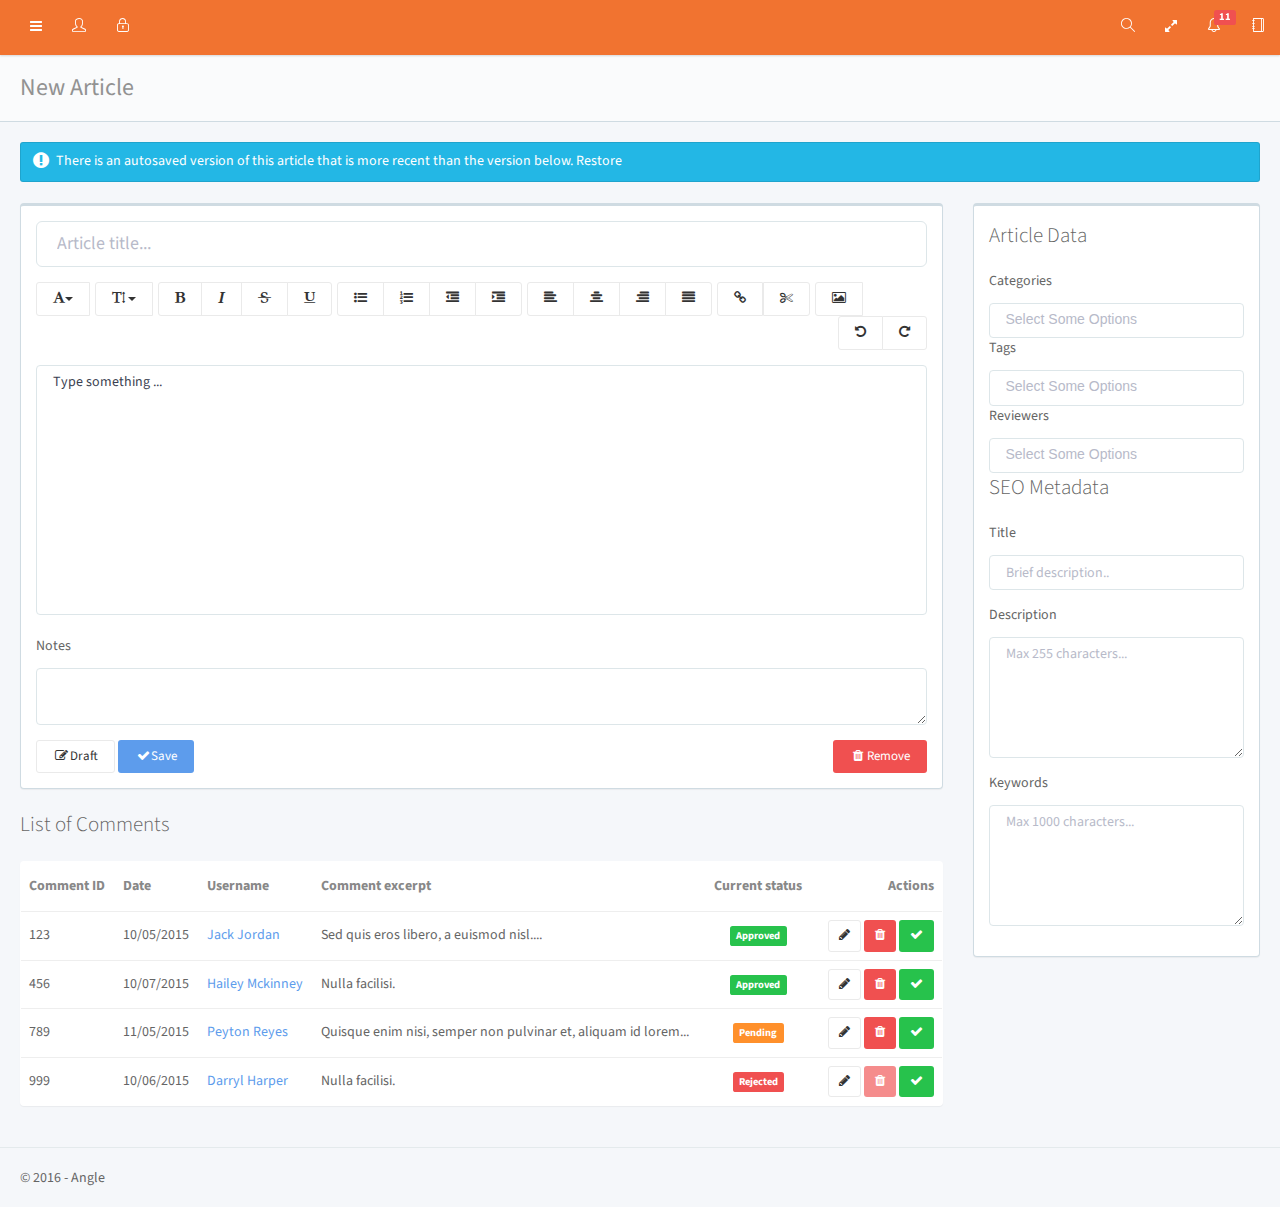
<file: app/blog-article-view.html>
<!DOCTYPE html>
<html lang="en">

<head>
   <meta charset="utf-8">
   <meta name="viewport" content="width=device-width, initial-scale=1, maximum-scale=1">
   <meta name="description" content="Bootstrap Admin App + jQuery">
   <meta name="keywords" content="app, responsive, jquery, bootstrap, dashboard, admin">
   <title>Angle - Bootstrap Admin Template</title>
   <!-- =============== VENDOR STYLES ===============-->
   <!-- FONT AWESOME-->
   <link rel="stylesheet" href="../vendor/fontawesome/css/font-awesome.min.css">
   <!-- SIMPLE LINE ICONS-->
   <link rel="stylesheet" href="../vendor/simple-line-icons/css/simple-line-icons.css">
   <!-- ANIMATE.CSS-->
   <link rel="stylesheet" href="../vendor/animate.css/animate.min.css">
   <!-- WHIRL (spinners)-->
   <link rel="stylesheet" href="../vendor/whirl/dist/whirl.css">
   <!-- =============== PAGE VENDOR STYLES ===============-->
   <!-- CHOSEN-->
   <link rel="stylesheet" href="../vendor/chosen_v1.2.0/chosen.min.css">
   <!-- =============== BOOTSTRAP STYLES ===============-->
   <link rel="stylesheet" href="css/bootstrap.css" id="bscss">
   <!-- =============== APP STYLES ===============-->
   <link rel="stylesheet" href="css/app.css" id="maincss">
</head>

<body>
   <div class="wrapper">
      <!-- top navbar-->
      <header class="topnavbar-wrapper">
         <!-- START Top Navbar-->
         <nav role="navigation" class="navbar topnavbar">
            <!-- START navbar header-->
            <div class="navbar-header">
               <a href="#/" class="navbar-brand">
                  <div class="brand-logo">
                     <img src="img/logo.png" alt="App Logo" class="img-responsive">
                  </div>
                  <div class="brand-logo-collapsed">
                     <img src="img/logo-single.png" alt="App Logo" class="img-responsive">
                  </div>
               </a>
            </div>
            <!-- END navbar header-->
            <!-- START Nav wrapper-->
            <div class="nav-wrapper">
               <!-- START Left navbar-->
               <ul class="nav navbar-nav">
                  <li>
                     <!-- Button used to collapse the left sidebar. Only visible on tablet and desktops-->
                     <a href="#" data-trigger-resize="" data-toggle-state="aside-collapsed" class="hidden-xs">
                        <em class="fa fa-navicon"></em>
                     </a>
                     <!-- Button to show/hide the sidebar on mobile. Visible on mobile only.-->
                     <a href="#" data-toggle-state="aside-toggled" data-no-persist="true" class="visible-xs sidebar-toggle">
                        <em class="fa fa-navicon"></em>
                     </a>
                  </li>
                  <!-- START User avatar toggle-->
                  <li>
                     <!-- Button used to collapse the left sidebar. Only visible on tablet and desktops-->
                     <a id="user-block-toggle" href="#user-block" data-toggle="collapse">
                        <em class="icon-user"></em>
                     </a>
                  </li>
                  <!-- END User avatar toggle-->
                  <!-- START lock screen-->
                  <li>
                     <a href="lock.html" title="Lock screen">
                        <em class="icon-lock"></em>
                     </a>
                  </li>
                  <!-- END lock screen-->
               </ul>
               <!-- END Left navbar-->
               <!-- START Right Navbar-->
               <ul class="nav navbar-nav navbar-right">
                  <!-- Search icon-->
                  <li>
                     <a href="#" data-search-open="">
                        <em class="icon-magnifier"></em>
                     </a>
                  </li>
                  <!-- Fullscreen (only desktops)-->
                  <li class="visible-lg">
                     <a href="#" data-toggle-fullscreen="">
                        <em class="fa fa-expand"></em>
                     </a>
                  </li>
                  <!-- START Alert menu-->
                  <li class="dropdown dropdown-list">
                     <a href="#" data-toggle="dropdown">
                        <em class="icon-bell"></em>
                        <div class="label label-danger">11</div>
                     </a>
                     <!-- START Dropdown menu-->
                     <ul class="dropdown-menu animated flipInX">
                        <li>
                           <!-- START list group-->
                           <div class="list-group">
                              <!-- list item-->
                              <a href="#" class="list-group-item">
                                 <div class="media-box">
                                    <div class="pull-left">
                                       <em class="fa fa-twitter fa-2x text-info"></em>
                                    </div>
                                    <div class="media-box-body clearfix">
                                       <p class="m0">New followers</p>
                                       <p class="m0 text-muted">
                                          <small>1 new follower</small>
                                       </p>
                                    </div>
                                 </div>
                              </a>
                              <!-- list item-->
                              <a href="#" class="list-group-item">
                                 <div class="media-box">
                                    <div class="pull-left">
                                       <em class="fa fa-envelope fa-2x text-warning"></em>
                                    </div>
                                    <div class="media-box-body clearfix">
                                       <p class="m0">New e-mails</p>
                                       <p class="m0 text-muted">
                                          <small>You have 10 new emails</small>
                                       </p>
                                    </div>
                                 </div>
                              </a>
                              <!-- list item-->
                              <a href="#" class="list-group-item">
                                 <div class="media-box">
                                    <div class="pull-left">
                                       <em class="fa fa-tasks fa-2x text-success"></em>
                                    </div>
                                    <div class="media-box-body clearfix">
                                       <p class="m0">Pending Tasks</p>
                                       <p class="m0 text-muted">
                                          <small>11 pending task</small>
                                       </p>
                                    </div>
                                 </div>
                              </a>
                              <!-- last list item-->
                              <a href="#" class="list-group-item">
                                 <small>More notifications</small>
                                 <span class="label label-danger pull-right">14</span>
                              </a>
                           </div>
                           <!-- END list group-->
                        </li>
                     </ul>
                     <!-- END Dropdown menu-->
                  </li>
                  <!-- END Alert menu-->
                  <!-- START Offsidebar button-->
                  <li>
                     <a href="#" data-toggle-state="offsidebar-open" data-no-persist="true">
                        <em class="icon-notebook"></em>
                     </a>
                  </li>
                  <!-- END Offsidebar menu-->
               </ul>
               <!-- END Right Navbar-->
            </div>
            <!-- END Nav wrapper-->
            <!-- START Search form-->
            <form role="search" action="search.html" class="navbar-form">
               <div class="form-group has-feedback">
                  <input type="text" placeholder="Type and hit enter ..." class="form-control">
                  <div data-search-dismiss="" class="fa fa-times form-control-feedback"></div>
               </div>
               <button type="submit" class="hidden btn btn-default">Submit</button>
            </form>
            <!-- END Search form-->
         </nav>
         <!-- END Top Navbar-->
      </header>
      <!-- sidebar-->
      <aside class="aside">
         <!-- START Sidebar (left)-->
         <div class="aside-inner">
            <nav data-sidebar-anyclick-close="" class="sidebar">
               <!-- START sidebar nav-->
               <ul class="nav">
                  <!-- START user info-->
                  <li class="has-user-block">
                     <div id="user-block" class="collapse">
                        <div class="item user-block">
                           <!-- User picture-->
                           <div class="user-block-picture">
                              <div class="user-block-status">
                                 <img src="img/user/02.jpg" alt="Avatar" width="60" height="60" class="img-thumbnail img-circle">
                                 <div class="circle circle-success circle-lg"></div>
                              </div>
                           </div>
                           <!-- Name and Job-->
                           <div class="user-block-info">
                              <span class="user-block-name">Hello, Mike</span>
                              <span class="user-block-role">Designer</span>
                           </div>
                        </div>
                     </div>
                  </li>
                  <!-- END user info-->
                  <!-- Iterates over all sidebar items-->
                  <li class="nav-heading ">
                     <span data-localize="sidebar.heading.HEADER">Main Navigation</span>
                  </li>
                  <li class=" ">
                     <a href="#dashboard" title="Dashboard" data-toggle="collapse">
                        <div class="pull-right label label-info">3</div>
                        <em class="icon-speedometer"></em>
                        <span data-localize="sidebar.nav.DASHBOARD">Dashboard</span>
                     </a>
                     <ul id="dashboard" class="nav sidebar-subnav collapse">
                        <li class="sidebar-subnav-header">Dashboard</li>
                        <li class=" ">
                           <a href="dashboard.html" title="Dashboard v1">
                              <span>Dashboard v1</span>
                           </a>
                        </li>
                        <li class=" ">
                           <a href="dashboard_v2.html" title="Dashboard v2">
                              <span>Dashboard v2</span>
                           </a>
                        </li>
                        <li class=" ">
                           <a href="dashboard_v3.html" title="Dashboard v3">
                              <span>Dashboard v3</span>
                           </a>
                        </li>
                     </ul>
                  </li>
                  <li class=" ">
                     <a href="widgets.html" title="Widgets">
                        <div class="pull-right label label-success">30</div>
                        <em class="icon-grid"></em>
                        <span data-localize="sidebar.nav.WIDGETS">Widgets</span>
                     </a>
                  </li>
                  <li class=" ">
                     <a href="#layout" title="Layouts" data-toggle="collapse">
                        <em class="icon-layers"></em>
                        <span>Layouts</span>
                     </a>
                     <ul id="layout" class="nav sidebar-subnav collapse">
                        <li class="sidebar-subnav-header">Layouts</li>
                        <li class=" ">
                           <a href="dashboard_h.html" title="Horizontal">
                              <span>Horizontal</span>
                           </a>
                        </li>
                     </ul>
                  </li>
                  <li class="nav-heading ">
                     <span data-localize="sidebar.heading.COMPONENTS">Components</span>
                  </li>
                  <li class=" ">
                     <a href="#elements" title="Elements" data-toggle="collapse">
                        <em class="icon-chemistry"></em>
                        <span data-localize="sidebar.nav.element.ELEMENTS">Elements</span>
                     </a>
                     <ul id="elements" class="nav sidebar-subnav collapse">
                        <li class="sidebar-subnav-header">Elements</li>
                        <li class=" ">
                           <a href="buttons.html" title="Buttons">
                              <span data-localize="sidebar.nav.element.BUTTON">Buttons</span>
                           </a>
                        </li>
                        <li class=" ">
                           <a href="notifications.html" title="Notifications">
                              <span data-localize="sidebar.nav.element.NOTIFICATION">Notifications</span>
                           </a>
                        </li>
                        <li class=" ">
                           <a href="sweetalert.html" title="Sweet Alert">
                              <span>Sweet Alert</span>
                           </a>
                        </li>
                        <li class=" ">
                           <a href="tour.html" title="Tour">
                              <span>Tour</span>
                           </a>
                        </li>
                        <li class=" ">
                           <a href="carousel.html" title="Carousel">
                              <span data-localize="sidebar.nav.element.INTERACTION">Carousel</span>
                           </a>
                        </li>
                        <li class=" ">
                           <a href="spinners.html" title="Spinners">
                              <span data-localize="sidebar.nav.element.SPINNER">Spinners</span>
                           </a>
                        </li>
                        <li class=" ">
                           <a href="animations.html" title="Animations">
                              <span data-localize="sidebar.nav.element.ANIMATION">Animations</span>
                           </a>
                        </li>
                        <li class=" ">
                           <a href="dropdown-animations.html" title="Dropdown">
                              <span data-localize="sidebar.nav.element.DROPDOWN">Dropdown</span>
                           </a>
                        </li>
                        <li class=" ">
                           <a href="nestable.html" title="Nestable">
                              <span>Nestable</span>
                           </a>
                        </li>
                        <li class=" ">
                           <a href="sortable.html" title="Sortable">
                              <span>Sortable</span>
                           </a>
                        </li>
                        <li class=" ">
                           <a href="panels.html" title="Panels">
                              <span data-localize="sidebar.nav.element.PANEL">Panels</span>
                           </a>
                        </li>
                        <li class=" ">
                           <a href="portlets.html" title="Portlets">
                              <span data-localize="sidebar.nav.element.PORTLET">Portlets</span>
                           </a>
                        </li>
                        <li class=" ">
                           <a href="grid.html" title="Grid">
                              <span data-localize="sidebar.nav.element.GRID">Grid</span>
                           </a>
                        </li>
                        <li class=" ">
                           <a href="grid-masonry.html" title="Grid Masonry">
                              <span data-localize="sidebar.nav.element.GRID_MASONRY">Grid Masonry</span>
                           </a>
                        </li>
                        <li class=" ">
                           <a href="typo.html" title="Typography">
                              <span data-localize="sidebar.nav.element.TYPO">Typography</span>
                           </a>
                        </li>
                        <li class=" ">
                           <a href="icons-font.html" title="Font Icons">
                              <div class="pull-right label label-success">+400</div>
                              <span data-localize="sidebar.nav.element.FONT_ICON">Font Icons</span>
                           </a>
                        </li>
                        <li class=" ">
                           <a href="icons-weather.html" title="Weather Icons">
                              <div class="pull-right label label-success">+100</div>
                              <span data-localize="sidebar.nav.element.WEATHER_ICON">Weather Icons</span>
                           </a>
                        </li>
                        <li class=" ">
                           <a href="colors.html" title="Colors">
                              <span data-localize="sidebar.nav.element.COLOR">Colors</span>
                           </a>
                        </li>
                     </ul>
                  </li>
                  <li class=" ">
                     <a href="#forms" title="Forms" data-toggle="collapse">
                        <em class="icon-note"></em>
                        <span data-localize="sidebar.nav.form.FORM">Forms</span>
                     </a>
                     <ul id="forms" class="nav sidebar-subnav collapse">
                        <li class="sidebar-subnav-header">Forms</li>
                        <li class=" ">
                           <a href="form-standard.html" title="Standard">
                              <span data-localize="sidebar.nav.form.STANDARD">Standard</span>
                           </a>
                        </li>
                        <li class=" ">
                           <a href="form-extended.html" title="Extended">
                              <span data-localize="sidebar.nav.form.EXTENDED">Extended</span>
                           </a>
                        </li>
                        <li class=" ">
                           <a href="form-validation.html" title="Validation">
                              <span data-localize="sidebar.nav.form.VALIDATION">Validation</span>
                           </a>
                        </li>
                        <li class=" ">
                           <a href="form-wizard.html" title="Wizard">
                              <span>Wizard</span>
                           </a>
                        </li>
                        <li class=" ">
                           <a href="form-upload.html" title="Upload">
                              <span>Upload</span>
                           </a>
                        </li>
                        <li class=" ">
                           <a href="form-xeditable.html" title="xEditable">
                              <span>xEditable</span>
                           </a>
                        </li>
                        <li class=" ">
                           <a href="form-imagecrop.html" title="Cropper">
                              <span>Cropper</span>
                           </a>
                        </li>
                     </ul>
                  </li>
                  <li class=" ">
                     <a href="#charts" title="Charts" data-toggle="collapse">
                        <em class="icon-graph"></em>
                        <span data-localize="sidebar.nav.chart.CHART">Charts</span>
                     </a>
                     <ul id="charts" class="nav sidebar-subnav collapse">
                        <li class="sidebar-subnav-header">Charts</li>
                        <li class=" ">
                           <a href="chart-flot.html" title="Flot">
                              <span data-localize="sidebar.nav.chart.FLOT">Flot</span>
                           </a>
                        </li>
                        <li class=" ">
                           <a href="chart-radial.html" title="Radial">
                              <span data-localize="sidebar.nav.chart.RADIAL">Radial</span>
                           </a>
                        </li>
                        <li class=" ">
                           <a href="chart-js.html" title="Chart JS">
                              <span>Chart JS</span>
                           </a>
                        </li>
                        <li class=" ">
                           <a href="chart-rickshaw.html" title="Rickshaw">
                              <span>Rickshaw</span>
                           </a>
                        </li>
                        <li class=" ">
                           <a href="chart-morris.html" title="MorrisJS">
                              <span>MorrisJS</span>
                           </a>
                        </li>
                        <li class=" ">
                           <a href="chart-chartist.html" title="Chartist">
                              <span>Chartist</span>
                           </a>
                        </li>
                     </ul>
                  </li>
                  <li class=" ">
                     <a href="#tables" title="Tables" data-toggle="collapse">
                        <em class="icon-grid"></em>
                        <span data-localize="sidebar.nav.table.TABLE">Tables</span>
                     </a>
                     <ul id="tables" class="nav sidebar-subnav collapse">
                        <li class="sidebar-subnav-header">Tables</li>
                        <li class=" ">
                           <a href="table-standard.html" title="Standard">
                              <span data-localize="sidebar.nav.table.STANDARD">Standard</span>
                           </a>
                        </li>
                        <li class=" ">
                           <a href="table-extended.html" title="Extended">
                              <span data-localize="sidebar.nav.table.EXTENDED">Extended</span>
                           </a>
                        </li>
                        <li class=" ">
                           <a href="table-datatable.html" title="DataTables">
                              <span data-localize="sidebar.nav.table.DATATABLE">DataTables</span>
                           </a>
                        </li>
                        <li class=" ">
                           <a href="table-jqgrid.html" title="jqGrid">
                              <span>jqGrid</span>
                           </a>
                        </li>
                     </ul>
                  </li>
                  <li class=" ">
                     <a href="#maps" title="Maps" data-toggle="collapse">
                        <em class="icon-map"></em>
                        <span data-localize="sidebar.nav.map.MAP">Maps</span>
                     </a>
                     <ul id="maps" class="nav sidebar-subnav collapse">
                        <li class="sidebar-subnav-header">Maps</li>
                        <li class=" ">
                           <a href="maps-google.html" title="Google Maps">
                              <span data-localize="sidebar.nav.map.GOOGLE">Google Maps</span>
                           </a>
                        </li>
                        <li class=" ">
                           <a href="maps-vector.html" title="Vector Maps">
                              <span data-localize="sidebar.nav.map.VECTOR">Vector Maps</span>
                           </a>
                        </li>
                     </ul>
                  </li>
                  <li class="nav-heading ">
                     <span data-localize="sidebar.heading.MORE">More</span>
                  </li>
                  <li class=" ">
                     <a href="#pages" title="Pages" data-toggle="collapse">
                        <em class="icon-doc"></em>
                        <span data-localize="sidebar.nav.pages.PAGES">Pages</span>
                     </a>
                     <ul id="pages" class="nav sidebar-subnav collapse">
                        <li class="sidebar-subnav-header">Pages</li>
                        <li class=" ">
                           <a href="login.html" title="Login">
                              <span data-localize="sidebar.nav.pages.LOGIN">Login</span>
                           </a>
                        </li>
                        <li class=" ">
                           <a href="register.html" title="Sign up">
                              <span data-localize="sidebar.nav.pages.REGISTER">Sign up</span>
                           </a>
                        </li>
                        <li class=" ">
                           <a href="recover.html" title="Recover Password">
                              <span data-localize="sidebar.nav.pages.RECOVER">Recover Password</span>
                           </a>
                        </li>
                        <li class=" ">
                           <a href="lock.html" title="Lock">
                              <span data-localize="sidebar.nav.pages.LOCK">Lock</span>
                           </a>
                        </li>
                        <li class=" ">
                           <a href="template.html" title="Starter Template">
                              <span data-localize="sidebar.nav.pages.STARTER">Starter Template</span>
                           </a>
                        </li>
                        <li class=" ">
                           <a href="404.html" title="404">
                              <span>404</span>
                           </a>
                        </li>
                        <li class=" ">
                           <a href="500.html" title="500">
                              <span>500</span>
                           </a>
                        </li>
                        <li class=" ">
                           <a href="maintenance.html" title="Maintenance">
                              <span>Maintenance</span>
                           </a>
                        </li>
                     </ul>
                  </li>
                  <li class=" ">
                     <a href="#extras" title="Extras" data-toggle="collapse">
                        <em class="icon-cup"></em>
                        <span data-localize="sidebar.nav.extra.EXTRA">Extras</span>
                     </a>
                     <ul id="extras" class="nav sidebar-subnav collapse">
                        <li class="sidebar-subnav-header">Extras</li>
                        <li class=" ">
                           <a href="#blog" title="Blog" data-toggle="collapse">
                              <em class="fa fa-angle-right"></em>
                              <span>Blog</span>
                           </a>
                           <ul id="blog" class="nav sidebar-subnav collapse">
                              <li class="sidebar-subnav-header">Blog</li>
                              <li class=" ">
                                 <a href="blog.html" title="List">
                                    <span>List</span>
                                 </a>
                              </li>
                              <li class=" ">
                                 <a href="blog-post.html" title="Post">
                                    <span>Post</span>
                                 </a>
                              </li>
                              <li class=" ">
                                 <a href="blog-articles.html" title="Articles">
                                    <span>Articles</span>
                                 </a>
                              </li>
                              <li class=" active">
                                 <a href="blog-article-view.html" title="Article View">
                                    <span>Article View</span>
                                 </a>
                              </li>
                           </ul>
                        </li>
                        <li class=" ">
                           <a href="#ecommerce" title="eCommerce" data-toggle="collapse">
                              <em class="fa fa-angle-right"></em>
                              <span>eCommerce</span>
                           </a>
                           <ul id="ecommerce" class="nav sidebar-subnav collapse">
                              <li class="sidebar-subnav-header">eCommerce</li>
                              <li class=" ">
                                 <a href="ecommerce-orders.html" title="Orders">
                                    <div class="pull-right label label-info">10</div>
                                    <span>Orders</span>
                                 </a>
                              </li>
                              <li class=" ">
                                 <a href="ecommerce-order-view.html" title="Order View">
                                    <span>Order View</span>
                                 </a>
                              </li>
                              <li class=" ">
                                 <a href="ecommerce-products.html" title="Products">
                                    <span>Products</span>
                                 </a>
                              </li>
                              <li class=" ">
                                 <a href="ecommerce-product-view.html" title="Product View">
                                    <span>Product View</span>
                                 </a>
                              </li>
                              <li class=" ">
                                 <a href="ecommerce-checkout.html" title="Checkout">
                                    <span>Checkout</span>
                                 </a>
                              </li>
                           </ul>
                        </li>
                        <li class=" ">
                           <a href="#forum" title="Forum" data-toggle="collapse">
                              <em class="fa fa-angle-right"></em>
                              <span>Forum</span>
                           </a>
                           <ul id="forum" class="nav sidebar-subnav collapse">
                              <li class="sidebar-subnav-header">Forum</li>
                              <li class=" ">
                                 <a href="forum-categories.html" title="Categories">
                                    <span>Categories</span>
                                 </a>
                              </li>
                              <li class=" ">
                                 <a href="forum-topics.html" title="Topics">
                                    <span>Topics</span>
                                 </a>
                              </li>
                              <li class=" ">
                                 <a href="forum-discussion.html" title="Discussion">
                                    <span>Discussion</span>
                                 </a>
                              </li>
                           </ul>
                        </li>
                        <li class=" ">
                           <a href="contacts.html" title="Contacts">
                              <span>Contacts</span>
                           </a>
                        </li>
                        <li class=" ">
                           <a href="contact-details.html" title="Contact details">
                              <span>Contact details</span>
                           </a>
                        </li>
                        <li class=" ">
                           <a href="projects.html" title="Projects">
                              <span>Projects</span>
                           </a>
                        </li>
                        <li class=" ">
                           <a href="project-details.html" title="Projects details">
                              <span>Projects details</span>
                           </a>
                        </li>
                        <li class=" ">
                           <a href="team-viewer.html" title="Team viewer">
                              <span>Team viewer</span>
                           </a>
                        </li>
                        <li class=" ">
                           <a href="social-board.html" title="Social board">
                              <span>Social board</span>
                           </a>
                        </li>
                        <li class=" ">
                           <a href="vote-links.html" title="Vote links">
                              <span>Vote links</span>
                           </a>
                        </li>
                        <li class=" ">
                           <a href="bug-tracker.html" title="Bug tracker">
                              <span>Bug tracker</span>
                           </a>
                        </li>
                        <li class=" ">
                           <a href="faq.html" title="FAQ">
                              <span>FAQ</span>
                           </a>
                        </li>
                        <li class=" ">
                           <a href="help-center.html" title="Help Center">
                              <span>Help Center</span>
                           </a>
                        </li>
                        <li class=" ">
                           <a href="followers.html" title="Followers">
                              <span>Followers</span>
                           </a>
                        </li>
                        <li class=" ">
                           <a href="settings.html" title="Settings">
                              <span>Settings</span>
                           </a>
                        </li>
                        <li class=" ">
                           <a href="plans.html" title="Plans">
                              <span>Plans</span>
                           </a>
                        </li>
                        <li class=" ">
                           <a href="file-manager.html" title="File manager">
                              <span>File manager</span>
                           </a>
                        </li>
                        <li class=" ">
                           <a href="mailbox.html" title="Mailbox">
                              <span data-localize="sidebar.nav.extra.MAILBOX">Mailbox</span>
                           </a>
                        </li>
                        <li class=" ">
                           <a href="timeline.html" title="Timeline">
                              <span data-localize="sidebar.nav.extra.TIMELINE">Timeline</span>
                           </a>
                        </li>
                        <li class=" ">
                           <a href="calendar.html" title="Calendar">
                              <span data-localize="sidebar.nav.extra.CALENDAR">Calendar</span>
                           </a>
                        </li>
                        <li class=" ">
                           <a href="invoice.html" title="Invoice">
                              <span data-localize="sidebar.nav.extra.INVOICE">Invoice</span>
                           </a>
                        </li>
                        <li class=" ">
                           <a href="search.html" title="Search">
                              <span data-localize="sidebar.nav.extra.SEARCH">Search</span>
                           </a>
                        </li>
                        <li class=" ">
                           <a href="todo.html" title="Todo List">
                              <span data-localize="sidebar.nav.extra.TODO">Todo List</span>
                           </a>
                        </li>
                        <li class=" ">
                           <a href="profile.html" title="Profile">
                              <span data-localize="sidebar.nav.extra.PROFILE">Profile</span>
                           </a>
                        </li>
                     </ul>
                  </li>
                  <li class=" ">
                     <a href="#multilevel" title="Multilevel" data-toggle="collapse">
                        <em class="fa fa-folder-open-o"></em>
                        <span>Multilevel</span>
                     </a>
                     <ul id="multilevel" class="nav sidebar-subnav collapse">
                        <li class="sidebar-subnav-header">Multilevel</li>
                        <li class=" ">
                           <a href="#level1" title="Level 1" data-toggle="collapse">
                              <span>Level 1</span>
                           </a>
                           <ul id="level1" class="nav sidebar-subnav collapse">
                              <li class="sidebar-subnav-header">Level 1</li>
                              <li class=" ">
                                 <a href="multilevel-1.html" title="Level1 Item">
                                    <span>Level1 Item</span>
                                 </a>
                              </li>
                              <li class=" ">
                                 <a href="#level2" title="Level 2" data-toggle="collapse">
                                    <span>Level 2</span>
                                 </a>
                                 <ul id="level2" class="nav sidebar-subnav collapse">
                                    <li class="sidebar-subnav-header">Level 2</li>
                                    <li class=" ">
                                       <a href="#level3" title="Level 3" data-toggle="collapse">
                                          <span>Level 3</span>
                                       </a>
                                       <ul id="level3" class="nav sidebar-subnav collapse">
                                          <li class="sidebar-subnav-header">Level 3</li>
                                          <li class=" ">
                                             <a href="multilevel-3.html" title="Level3 Item">
                                                <span>Level3 Item</span>
                                             </a>
                                          </li>
                                       </ul>
                                    </li>
                                 </ul>
                              </li>
                           </ul>
                        </li>
                     </ul>
                  </li>
                  <li class=" ">
                     <a href="documentation.html" title="Documentation">
                        <em class="icon-graduation"></em>
                        <span data-localize="sidebar.nav.DOCUMENTATION">Documentation</span>
                     </a>
                  </li>
               </ul>
               <!-- END sidebar nav-->
            </nav>
         </div>
         <!-- END Sidebar (left)-->
      </aside>
      <!-- offsidebar-->
      <aside class="offsidebar hide">
         <!-- START Off Sidebar (right)-->
         <nav>
            <div role="tabpanel">
               <!-- Nav tabs-->
               <ul role="tablist" class="nav nav-tabs nav-justified">
                  <li role="presentation" class="active">
                     <a href="#app-settings" aria-controls="app-settings" role="tab" data-toggle="tab">
                        <em class="icon-equalizer fa-lg"></em>
                     </a>
                  </li>
                  <li role="presentation">
                     <a href="#app-chat" aria-controls="app-chat" role="tab" data-toggle="tab">
                        <em class="icon-user fa-lg"></em>
                     </a>
                  </li>
               </ul>
               <!-- Tab panes-->
               <div class="tab-content">
                  <div id="app-settings" role="tabpanel" class="tab-pane fade in active">
                     <h3 class="text-center text-thin">Settings</h3>
                     <div class="p">
                        <h4 class="text-muted text-thin">Themes</h4>
                        <div class="table-grid mb">
                           <div class="col mb">
                              <div class="setting-color">
                                 <label data-load-css="css/theme-a.css">
                                    <input type="radio" name="setting-theme" checked="checked">
                                    <span class="icon-check"></span>
                                    <span class="split">
                                       <span class="color bg-info"></span>
                                       <span class="color bg-info-light"></span>
                                    </span>
                                    <span class="color bg-white"></span>
                                 </label>
                              </div>
                           </div>
                           <div class="col mb">
                              <div class="setting-color">
                                 <label data-load-css="css/theme-b.css">
                                    <input type="radio" name="setting-theme">
                                    <span class="icon-check"></span>
                                    <span class="split">
                                       <span class="color bg-green"></span>
                                       <span class="color bg-green-light"></span>
                                    </span>
                                    <span class="color bg-white"></span>
                                 </label>
                              </div>
                           </div>
                           <div class="col mb">
                              <div class="setting-color">
                                 <label data-load-css="css/theme-c.css">
                                    <input type="radio" name="setting-theme">
                                    <span class="icon-check"></span>
                                    <span class="split">
                                       <span class="color bg-purple"></span>
                                       <span class="color bg-purple-light"></span>
                                    </span>
                                    <span class="color bg-white"></span>
                                 </label>
                              </div>
                           </div>
                           <div class="col mb">
                              <div class="setting-color">
                                 <label data-load-css="css/theme-d.css">
                                    <input type="radio" name="setting-theme">
                                    <span class="icon-check"></span>
                                    <span class="split">
                                       <span class="color bg-danger"></span>
                                       <span class="color bg-danger-light"></span>
                                    </span>
                                    <span class="color bg-white"></span>
                                 </label>
                              </div>
                           </div>
                        </div>
                        <div class="table-grid mb">
                           <div class="col mb">
                              <div class="setting-color">
                                 <label data-load-css="css/theme-e.css">
                                    <input type="radio" name="setting-theme">
                                    <span class="icon-check"></span>
                                    <span class="split">
                                       <span class="color bg-info-dark"></span>
                                       <span class="color bg-info"></span>
                                    </span>
                                    <span class="color bg-gray-dark"></span>
                                 </label>
                              </div>
                           </div>
                           <div class="col mb">
                              <div class="setting-color">
                                 <label data-load-css="css/theme-f.css">
                                    <input type="radio" name="setting-theme">
                                    <span class="icon-check"></span>
                                    <span class="split">
                                       <span class="color bg-green-dark"></span>
                                       <span class="color bg-green"></span>
                                    </span>
                                    <span class="color bg-gray-dark"></span>
                                 </label>
                              </div>
                           </div>
                           <div class="col mb">
                              <div class="setting-color">
                                 <label data-load-css="css/theme-g.css">
                                    <input type="radio" name="setting-theme">
                                    <span class="icon-check"></span>
                                    <span class="split">
                                       <span class="color bg-purple-dark"></span>
                                       <span class="color bg-purple"></span>
                                    </span>
                                    <span class="color bg-gray-dark"></span>
                                 </label>
                              </div>
                           </div>
                           <div class="col mb">
                              <div class="setting-color">
                                 <label data-load-css="css/theme-h.css">
                                    <input type="radio" name="setting-theme">
                                    <span class="icon-check"></span>
                                    <span class="split">
                                       <span class="color bg-danger-dark"></span>
                                       <span class="color bg-danger"></span>
                                    </span>
                                    <span class="color bg-gray-dark"></span>
                                 </label>
                              </div>
                           </div>
                        </div>
                     </div>
                     <div class="p">
                        <h4 class="text-muted text-thin">Layout</h4>
                        <div class="clearfix">
                           <p class="pull-left">Fixed</p>
                           <div class="pull-right">
                              <label class="switch">
                                 <input id="chk-fixed" type="checkbox" data-toggle-state="layout-fixed">
                                 <span></span>
                              </label>
                           </div>
                        </div>
                        <div class="clearfix">
                           <p class="pull-left">Boxed</p>
                           <div class="pull-right">
                              <label class="switch">
                                 <input id="chk-boxed" type="checkbox" data-toggle-state="layout-boxed">
                                 <span></span>
                              </label>
                           </div>
                        </div>
                        <div class="clearfix">
                           <p class="pull-left">RTL</p>
                           <div class="pull-right">
                              <label class="switch">
                                 <input id="chk-rtl" type="checkbox">
                                 <span></span>
                              </label>
                           </div>
                        </div>
                     </div>
                     <div class="p">
                        <h4 class="text-muted text-thin">Aside</h4>
                        <div class="clearfix">
                           <p class="pull-left">Collapsed</p>
                           <div class="pull-right">
                              <label class="switch">
                                 <input id="chk-collapsed" type="checkbox" data-toggle-state="aside-collapsed">
                                 <span></span>
                              </label>
                           </div>
                        </div>
                        <div class="clearfix">
                           <p class="pull-left">Collapsed Text</p>
                           <div class="pull-right">
                              <label class="switch">
                                 <input id="chk-collapsed-text" type="checkbox" data-toggle-state="aside-collapsed-text">
                                 <span></span>
                              </label>
                           </div>
                        </div>
                        <div class="clearfix">
                           <p class="pull-left">Float</p>
                           <div class="pull-right">
                              <label class="switch">
                                 <input id="chk-float" type="checkbox" data-toggle-state="aside-float">
                                 <span></span>
                              </label>
                           </div>
                        </div>
                        <div class="clearfix">
                           <p class="pull-left">Hover</p>
                           <div class="pull-right">
                              <label class="switch">
                                 <input id="chk-hover" type="checkbox" data-toggle-state="aside-hover">
                                 <span></span>
                              </label>
                           </div>
                        </div>
                        <div class="clearfix">
                           <p class="pull-left">Show Scrollbar</p>
                           <div class="pull-right">
                              <label class="switch">
                                 <input id="chk-hover" type="checkbox" data-toggle-state="show-scrollbar" data-target=".sidebar">
                                 <span></span>
                              </label>
                           </div>
                        </div>
                     </div>
                  </div>
                  <div id="app-chat" role="tabpanel" class="tab-pane fade">
                     <h3 class="text-center text-thin">Connections</h3>
                     <ul class="nav">
                        <!-- START list title-->
                        <li class="p">
                           <small class="text-muted">ONLINE</small>
                        </li>
                        <!-- END list title-->
                        <li>
                           <!-- START User status-->
                           <a href="#" class="media-box p mt0">
                              <span class="pull-right">
                                 <span class="circle circle-success circle-lg"></span>
                              </span>
                              <span class="pull-left">
                                 <!-- Contact avatar-->
                                 <img src="img/user/05.jpg" alt="Image" class="media-box-object img-circle thumb48">
                              </span>
                              <!-- Contact info-->
                              <span class="media-box-body">
                                 <span class="media-box-heading">
                                    <strong>Juan Sims</strong>
                                    <br>
                                    <small class="text-muted">Designeer</small>
                                 </span>
                              </span>
                           </a>
                           <!-- END User status-->
                           <!-- START User status-->
                           <a href="#" class="media-box p mt0">
                              <span class="pull-right">
                                 <span class="circle circle-success circle-lg"></span>
                              </span>
                              <span class="pull-left">
                                 <!-- Contact avatar-->
                                 <img src="img/user/06.jpg" alt="Image" class="media-box-object img-circle thumb48">
                              </span>
                              <!-- Contact info-->
                              <span class="media-box-body">
                                 <span class="media-box-heading">
                                    <strong>Maureen Jenkins</strong>
                                    <br>
                                    <small class="text-muted">Designeer</small>
                                 </span>
                              </span>
                           </a>
                           <!-- END User status-->
                           <!-- START User status-->
                           <a href="#" class="media-box p mt0">
                              <span class="pull-right">
                                 <span class="circle circle-danger circle-lg"></span>
                              </span>
                              <span class="pull-left">
                                 <!-- Contact avatar-->
                                 <img src="img/user/07.jpg" alt="Image" class="media-box-object img-circle thumb48">
                              </span>
                              <!-- Contact info-->
                              <span class="media-box-body">
                                 <span class="media-box-heading">
                                    <strong>Billie Dunn</strong>
                                    <br>
                                    <small class="text-muted">Designeer</small>
                                 </span>
                              </span>
                           </a>
                           <!-- END User status-->
                           <!-- START User status-->
                           <a href="#" class="media-box p mt0">
                              <span class="pull-right">
                                 <span class="circle circle-warning circle-lg"></span>
                              </span>
                              <span class="pull-left">
                                 <!-- Contact avatar-->
                                 <img src="img/user/08.jpg" alt="Image" class="media-box-object img-circle thumb48">
                              </span>
                              <!-- Contact info-->
                              <span class="media-box-body">
                                 <span class="media-box-heading">
                                    <strong>Tomothy Roberts</strong>
                                    <br>
                                    <small class="text-muted">Designer</small>
                                 </span>
                              </span>
                           </a>
                           <!-- END User status-->
                        </li>
                        <!-- START list title-->
                        <li class="p">
                           <small class="text-muted">OFFLINE</small>
                        </li>
                        <!-- END list title-->
                        <li>
                           <!-- START User status-->
                           <a href="#" class="media-box p mt0">
                              <span class="pull-right">
                                 <span class="circle circle-lg"></span>
                              </span>
                              <span class="pull-left">
                                 <!-- Contact avatar-->
                                 <img src="img/user/09.jpg" alt="Image" class="media-box-object img-circle thumb48">
                              </span>
                              <!-- Contact info-->
                              <span class="media-box-body">
                                 <span class="media-box-heading">
                                    <strong>Lawrence Robinson</strong>
                                    <br>
                                    <small class="text-muted">Developer</small>
                                 </span>
                              </span>
                           </a>
                           <!-- END User status-->
                           <!-- START User status-->
                           <a href="#" class="media-box p mt0">
                              <span class="pull-right">
                                 <span class="circle circle-lg"></span>
                              </span>
                              <span class="pull-left">
                                 <!-- Contact avatar-->
                                 <img src="img/user/10.jpg" alt="Image" class="media-box-object img-circle thumb48">
                              </span>
                              <!-- Contact info-->
                              <span class="media-box-body">
                                 <span class="media-box-heading">
                                    <strong>Tyrone Owens</strong>
                                    <br>
                                    <small class="text-muted">Designer</small>
                                 </span>
                              </span>
                           </a>
                           <!-- END User status-->
                        </li>
                        <li>
                           <div class="p-lg text-center">
                              <!-- Optional link to list more users-->
                              <a href="#" title="See more contacts" class="btn btn-purple btn-sm">
                                 <strong>Load more..</strong>
                              </a>
                           </div>
                        </li>
                     </ul>
                     <!-- Extra items-->
                     <div class="p">
                        <p>
                           <small class="text-muted">Tasks completion</small>
                        </p>
                        <div class="progress progress-xs m0">
                           <div role="progressbar" aria-valuenow="80" aria-valuemin="0" aria-valuemax="100" class="progress-bar progress-bar-success progress-80">
                              <span class="sr-only">80% Complete</span>
                           </div>
                        </div>
                     </div>
                     <div class="p">
                        <p>
                           <small class="text-muted">Upload quota</small>
                        </p>
                        <div class="progress progress-xs m0">
                           <div role="progressbar" aria-valuenow="40" aria-valuemin="0" aria-valuemax="100" class="progress-bar progress-bar-warning progress-40">
                              <span class="sr-only">40% Complete</span>
                           </div>
                        </div>
                     </div>
                  </div>
               </div>
            </div>
         </nav>
         <!-- END Off Sidebar (right)-->
      </aside>
      <!-- Main section-->
      <section>
         <!-- Page content-->
         <div class="content-wrapper">
            <div class="content-heading">New Article</div>
            <div class="alert alert-info">
               <em class="fa fa-exclamation-circle fa-lg fa-fw"></em>
               <span>There is an autosaved version of this article that is more recent than the version below. <a href="#" class="text-white">Restore</a>
               </span>
            </div>
            <div class="row">
               <!-- Article Content-->
               <div class="col-lg-9">
                  <div class="panel panel-default">
                     <div class="panel-body">
                        <form action="">
                           <input type="text" name="article-title" placeholder="Article title..." class="mb-lg form-control input-lg">
                           <!-- Wysiswyg tooblbar-->
                           <div data-role="editor-toolbar" data-target="#editor" class="btn-toolbar btn-editor">
                              <div class="btn-group dropdown">
                                 <a data-toggle="dropdown" title="Font" class="btn btn-default">
                                    <em class="fa fa-font"></em><b class="caret"></b>
                                 </a>
                                 <ul class="dropdown-menu">
                                    <li><a href="" data-edit="fontName Arial" style="font-family:'Arial'">Arial</a>
                                    </li>
                                    <li><a href="" data-edit="fontName Sans" style="font-family:'Sans'">Sans</a>
                                    </li>
                                    <li><a href="" data-edit="fontName Serif" style="font-family:'Serif'">Serif</a>
                                    </li>
                                 </ul>
                              </div>
                              <div class="btn-group dropdown">
                                 <a data-toggle="dropdown" title="Font Size" class="btn btn-default">
                                    <em class="fa fa-text-height"></em>&nbsp;<b class="caret"></b>
                                 </a>
                                 <ul class="dropdown-menu">
                                    <li><a href="" data-edit="fontSize 5" style="font-size:24px">Huge</a>
                                    </li>
                                    <li><a href="" data-edit="fontSize 3" style="font-size:18px">Normal</a>
                                    </li>
                                    <li><a href="" data-edit="fontSize 1" style="font-size:14px">Small</a>
                                    </li>
                                 </ul>
                              </div>
                              <div class="btn-group">
                                 <a data-edit="bold" data-toggle="tooltip" title="Bold (Ctrl/Cmd+B)" class="btn btn-default">
                                    <em class="fa fa-bold"></em>
                                 </a>
                                 <a data-edit="italic" data-toggle="tooltip" title="Italic (Ctrl/Cmd+I)" class="btn btn-default">
                                    <em class="fa fa-italic"></em>
                                 </a>
                                 <a data-edit="strikethrough" data-toggle="tooltip" title="Strikethrough" class="btn btn-default">
                                    <em class="fa fa-strikethrough"></em>
                                 </a>
                                 <a data-edit="underline" data-toggle="tooltip" title="Underline (Ctrl/Cmd+U)" class="btn btn-default">
                                    <em class="fa fa-underline"></em>
                                 </a>
                              </div>
                              <div class="btn-group">
                                 <a data-edit="insertunorderedlist" data-toggle="tooltip" title="Bullet list" class="btn btn-default">
                                    <em class="fa fa-list-ul"></em>
                                 </a>
                                 <a data-edit="insertorderedlist" data-toggle="tooltip" title="Number list" class="btn btn-default">
                                    <em class="fa fa-list-ol"></em>
                                 </a>
                                 <a data-edit="outdent" data-toggle="tooltip" title="Reduce indent (Shift+Tab)" class="btn btn-default">
                                    <em class="fa fa-dedent"></em>
                                 </a>
                                 <a data-edit="indent" data-toggle="tooltip" title="Indent (Tab)" class="btn btn-default">
                                    <em class="fa fa-indent"></em>
                                 </a>
                              </div>
                              <div class="btn-group">
                                 <a data-edit="justifyleft" data-toggle="tooltip" title="Align Left (Ctrl/Cmd+L)" class="btn btn-default">
                                    <em class="fa fa-align-left"></em>
                                 </a>
                                 <a data-edit="justifycenter" data-toggle="tooltip" title="Center (Ctrl/Cmd+E)" class="btn btn-default">
                                    <em class="fa fa-align-center"></em>
                                 </a>
                                 <a data-edit="justifyright" data-toggle="tooltip" title="Align Right (Ctrl/Cmd+R)" class="btn btn-default">
                                    <em class="fa fa-align-right"></em>
                                 </a>
                                 <a data-edit="justifyfull" data-toggle="tooltip" title="Justify (Ctrl/Cmd+J)" class="btn btn-default">
                                    <em class="fa fa-align-justify"></em>
                                 </a>
                              </div>
                              <div class="btn-group dropdown">
                                 <a data-toggle="dropdown" title="Hyperlink" class="btn btn-default">
                                    <em class="fa fa-link"></em>
                                 </a>
                                 <div class="dropdown-menu">
                                    <div class="input-group ml-xs mr-xs">
                                       <input id="LinkInput" placeholder="URL" type="text" data-edit="createLink" class="form-control input-sm">
                                       <div class="input-group-btn">
                                          <button type="button" class="btn btn-sm btn-default">Add</button>
                                       </div>
                                    </div>
                                 </div>
                                 <a data-edit="unlink" data-toggle="tooltip" title="Remove Hyperlink" class="btn btn-default">
                                    <em class="fa fa-cut"></em>
                                 </a>
                              </div>
                              <div class="btn-group">
                                 <a id="pictureBtn" data-toggle="tooltip" title="Insert picture (or just drag &amp; drop)" class="btn btn-default">
                                    <em class="fa fa-picture-o"></em>
                                 </a>
                                 <input type="file" data-edit="insertImage" style="position:absolute; opacity:0; width:41px; height:34px">
                              </div>
                              <div class="btn-group pull-right">
                                 <a data-edit="undo" data-toggle="tooltip" title="Undo (Ctrl/Cmd+Z)" class="btn btn-default">
                                    <em class="fa fa-undo"></em>
                                 </a>
                                 <a data-edit="redo" data-toggle="tooltip" title="Redo (Ctrl/Cmd+Y)" class="btn btn-default">
                                    <em class="fa fa-repeat"></em>
                                 </a>
                              </div>
                           </div>
                           <!-- Wysiswyg Editor-->
                           <div style="overflow:scroll; height:250px;max-height:250px" class="form-control wysiwyg mt-lg">Type something ...</div>
                           <br>
                           <p>Notes</p>
                           <textarea cols="6" class="mb-lg form-control"></textarea>
                           <div class="clearfix">
                              <div class="pull-left">
                                 <button type="button" class="btn btn-default m-r-10 m-t-10">
                                    <em class="fa fa-edit fa-fw"></em>Draft</button>
                                 <button type="button" class="btn btn-primary m-t-10">
                                    <em class="fa fa-check fa-fw"></em>Save</button>
                              </div>
                              <div class="pull-right">
                                 <button type="button" class="btn btn-danger m-r-10 m-t-10">
                                    <em class="fa fa-trash fa-fw"></em>Remove</button>
                              </div>
                           </div>
                        </form>
                     </div>
                  </div>
                  <p class="lead">List of Comments</p>
                  <div class="panel">
                     <div class="table-responsive">
                        <table class="table table-hover">
                           <thead>
                              <tr>
                                 <th>
                                    <strong>Comment ID</strong>
                                 </th>
                                 <th>
                                    <strong>Date</strong>
                                 </th>
                                 <th>
                                    <strong>Username</strong>
                                 </th>
                                 <th>
                                    <strong>Comment excerpt</strong>
                                 </th>
                                 <th class="text-center">
                                    <strong>Current status</strong>
                                 </th>
                                 <th style="width:130px" class="text-right">
                                    <strong>Actions</strong>
                                 </th>
                              </tr>
                           </thead>
                           <tbody>
                              <tr>
                                 <td>123</td>
                                 <td>10/05/2015</td>
                                 <td><a href="">Jack Jordan</a>
                                 </td>
                                 <td>Sed quis eros libero, a euismod nisl....</td>
                                 <td class="text-center">
                                    <span class="label label-success">Approved</span>
                                 </td>
                                 <td class="text-right">
                                    <button type="button" class="btn btn-sm btn-default">
                                       <em class="fa fa-pencil"></em>
                                    </button>
                                    <button type="button" class="btn btn-sm btn-danger">
                                       <em class="fa fa-trash"></em>
                                    </button>
                                    <button type="button" class="btn btn-sm btn-success">
                                       <em class="fa fa-check"></em>
                                    </button>
                                 </td>
                              </tr>
                              <tr>
                                 <td>456</td>
                                 <td>10/07/2015</td>
                                 <td><a href="">Hailey Mckinney</a>
                                 </td>
                                 <td>Nulla facilisi.</td>
                                 <td class="text-center">
                                    <span class="label label-success">Approved</span>
                                 </td>
                                 <td class="text-right">
                                    <button type="button" class="btn btn-sm btn-default">
                                       <em class="fa fa-pencil"></em>
                                    </button>
                                    <button type="button" class="btn btn-sm btn-danger">
                                       <em class="fa fa-trash"></em>
                                    </button>
                                    <button type="button" class="btn btn-sm btn-success">
                                       <em class="fa fa-check"></em>
                                    </button>
                                 </td>
                              </tr>
                              <tr>
                                 <td>789</td>
                                 <td>11/05/2015</td>
                                 <td><a href="">Peyton Reyes</a>
                                 </td>
                                 <td>Quisque enim nisi, semper non pulvinar et, aliquam id lorem...</td>
                                 <td class="text-center">
                                    <span class="label label-warning">Pending</span>
                                 </td>
                                 <td class="text-right">
                                    <button type="button" class="btn btn-sm btn-default">
                                       <em class="fa fa-pencil"></em>
                                    </button>
                                    <button type="button" class="btn btn-sm btn-danger">
                                       <em class="fa fa-trash"></em>
                                    </button>
                                    <button type="button" class="btn btn-sm btn-success">
                                       <em class="fa fa-check"></em>
                                    </button>
                                 </td>
                              </tr>
                              <tr>
                                 <td>999</td>
                                 <td>10/06/2015</td>
                                 <td><a href="">Darryl Harper</a>
                                 </td>
                                 <td>Nulla facilisi.</td>
                                 <td class="text-center">
                                    <span class="label label-danger">Rejected</span>
                                 </td>
                                 <td class="text-right">
                                    <button type="button" class="btn btn-sm btn-default">
                                       <em class="fa fa-pencil"></em>
                                    </button>
                                    <button type="button" disabled="" class="btn btn-sm btn-danger">
                                       <em class="fa fa-trash"></em>
                                    </button>
                                    <button type="button" class="btn btn-sm btn-success">
                                       <em class="fa fa-check"></em>
                                    </button>
                                 </td>
                              </tr>
                           </tbody>
                        </table>
                     </div>
                  </div>
               </div>
               <!-- Article sidebar-->
               <div class="col-lg-3">
                  <div class="panel panel-default">
                     <div class="panel-body">
                        <p class="lead">Article Data</p>
                        <p>Categories</p>
                        <select multiple class="chosen-select form-control">
                           <option>coding</option>
                           <option>less</option>
                           <option>sass</option>
                           <option>angularjs</option>
                           <option>node</option>
                           <option>expressJS</option>
                        </select>
                        <p>Tags</p>
                        <select multiple class="chosen-select form-control">
                           <option>JAVASCRIPT</option>
                           <option>WEB</option>
                           <option>BOOTSTRAP</option>
                           <option>SERVER</option>
                           <option>HTML5</option>
                           <option>CSS</option>
                        </select>
                        <p>Reviewers</p>
                        <select multiple class="chosen-select form-control">
                           <option>adam@email.com</option>
                           <option>amalie@email.com</option>
                           <option>wladimir@email.com</option>
                           <option>samantha@email.com</option>
                           <option>estefanía@email.com</option>
                           <option>natasha@email.com</option>
                           <option>nicole@email.com</option>
                           <option>adrian@email.com</option>
                        </select>
                        <p class="lead">SEO Metadata</p>
                        <div class="form-group">
                           <p>Title</p>
                           <input type="text" placeholder="Brief description.." class="form-control">
                        </div>
                        <div class="form-group">
                           <p>Description</p>
                           <textarea rows="5" placeholder="Max 255 characters..." class="form-control"></textarea>
                        </div>
                        <div class="form-group">
                           <p>Keywords</p>
                           <textarea rows="5" placeholder="Max 1000 characters..." class="form-control"></textarea>
                        </div>
                     </div>
                  </div>
               </div>
            </div>
         </div>
      </section>
      <!-- Page footer-->
      <footer>
         <span>&copy; 2016 - Angle</span>
      </footer>
   </div>
   <!-- =============== VENDOR SCRIPTS ===============-->
   <!-- MODERNIZR-->
   <script src="../vendor/modernizr/modernizr.custom.js"></script>
   <!-- MATCHMEDIA POLYFILL-->
   <script src="../vendor/matchMedia/matchMedia.js"></script>
   <!-- JQUERY-->
   <script src="../vendor/jquery/dist/jquery.js"></script>
   <!-- BOOTSTRAP-->
   <script src="../vendor/bootstrap/dist/js/bootstrap.js"></script>
   <!-- STORAGE API-->
   <script src="../vendor/jQuery-Storage-API/jquery.storageapi.js"></script>
   <!-- JQUERY EASING-->
   <script src="../vendor/jquery.easing/js/jquery.easing.js"></script>
   <!-- ANIMO-->
   <script src="../vendor/animo.js/animo.js"></script>
   <!-- SLIMSCROLL-->
   <script src="../vendor/slimScroll/jquery.slimscroll.min.js"></script>
   <!-- SCREENFULL-->
   <script src="../vendor/screenfull/dist/screenfull.js"></script>
   <!-- LOCALIZE-->
   <script src="../vendor/jquery-localize-i18n/dist/jquery.localize.js"></script>
   <!-- RTL demo-->
   <script src="js/demo/demo-rtl.js"></script>
   <!-- =============== PAGE VENDOR SCRIPTS ===============-->
   <!-- CHOSEN-->
   <script src="../vendor/chosen_v1.2.0/chosen.jquery.min.js"></script>
   <!-- WYSIWYG-->
   <script src="../vendor/bootstrap-wysiwyg/bootstrap-wysiwyg.js"></script>
   <script src="../vendor/bootstrap-wysiwyg/external/jquery.hotkeys.js"></script>
   <!-- Demo-->
   <script>
      $('.chosen-select').chosen();
      $('.wysiwyg').wysiwyg();
   </script>
   <!-- =============== APP SCRIPTS ===============-->
   <script src="js/app.js"></script>
</body>

</html>
</file>
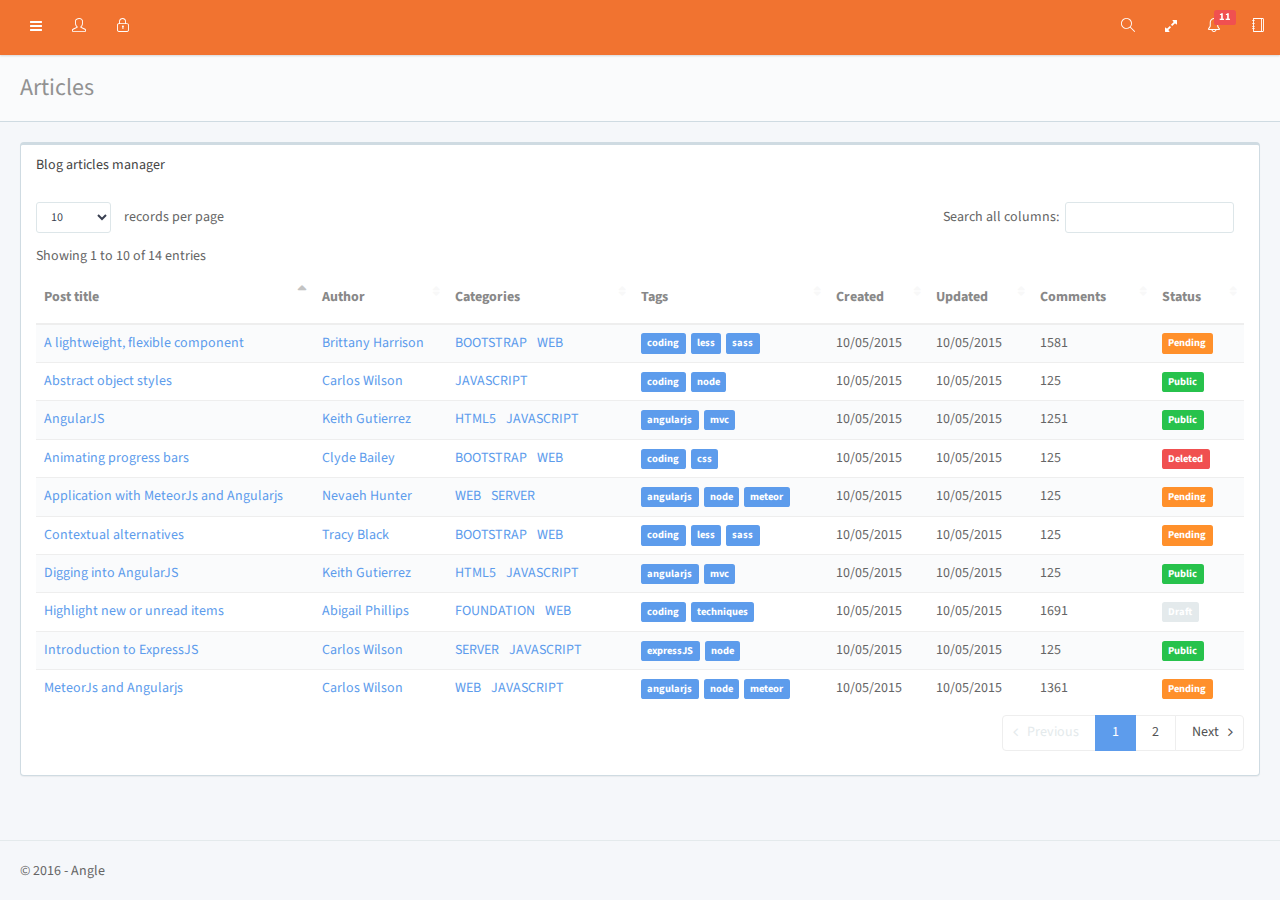
<file: app/blog-articles.html>
<!DOCTYPE html>
<html lang="en">

<head>
   <meta charset="utf-8">
   <meta name="viewport" content="width=device-width, initial-scale=1, maximum-scale=1">
   <meta name="description" content="Bootstrap Admin App + jQuery">
   <meta name="keywords" content="app, responsive, jquery, bootstrap, dashboard, admin">
   <title>Angle - Bootstrap Admin Template</title>
   <!-- =============== VENDOR STYLES ===============-->
   <!-- FONT AWESOME-->
   <link rel="stylesheet" href="../vendor/fontawesome/css/font-awesome.min.css">
   <!-- SIMPLE LINE ICONS-->
   <link rel="stylesheet" href="../vendor/simple-line-icons/css/simple-line-icons.css">
   <!-- ANIMATE.CSS-->
   <link rel="stylesheet" href="../vendor/animate.css/animate.min.css">
   <!-- WHIRL (spinners)-->
   <link rel="stylesheet" href="../vendor/whirl/dist/whirl.css">
   <!-- =============== PAGE VENDOR STYLES ===============-->
   <!-- DATATABLES-->
   <link rel="stylesheet" href="../vendor/datatables-colvis/css/dataTables.colVis.css">
   <link rel="stylesheet" href="../vendor/datatables/media/css/dataTables.bootstrap.css">
   <link rel="stylesheet" href="../vendor/dataTables.fontAwesome/index.css">
   <!-- =============== BOOTSTRAP STYLES ===============-->
   <link rel="stylesheet" href="css/bootstrap.css" id="bscss">
   <!-- =============== APP STYLES ===============-->
   <link rel="stylesheet" href="css/app.css" id="maincss">
</head>

<body>
   <div class="wrapper">
      <!-- top navbar-->
      <header class="topnavbar-wrapper">
         <!-- START Top Navbar-->
         <nav role="navigation" class="navbar topnavbar">
            <!-- START navbar header-->
            <div class="navbar-header">
               <a href="#/" class="navbar-brand">
                  <div class="brand-logo">
                     <img src="img/logo.png" alt="App Logo" class="img-responsive">
                  </div>
                  <div class="brand-logo-collapsed">
                     <img src="img/logo-single.png" alt="App Logo" class="img-responsive">
                  </div>
               </a>
            </div>
            <!-- END navbar header-->
            <!-- START Nav wrapper-->
            <div class="nav-wrapper">
               <!-- START Left navbar-->
               <ul class="nav navbar-nav">
                  <li>
                     <!-- Button used to collapse the left sidebar. Only visible on tablet and desktops-->
                     <a href="#" data-trigger-resize="" data-toggle-state="aside-collapsed" class="hidden-xs">
                        <em class="fa fa-navicon"></em>
                     </a>
                     <!-- Button to show/hide the sidebar on mobile. Visible on mobile only.-->
                     <a href="#" data-toggle-state="aside-toggled" data-no-persist="true" class="visible-xs sidebar-toggle">
                        <em class="fa fa-navicon"></em>
                     </a>
                  </li>
                  <!-- START User avatar toggle-->
                  <li>
                     <!-- Button used to collapse the left sidebar. Only visible on tablet and desktops-->
                     <a id="user-block-toggle" href="#user-block" data-toggle="collapse">
                        <em class="icon-user"></em>
                     </a>
                  </li>
                  <!-- END User avatar toggle-->
                  <!-- START lock screen-->
                  <li>
                     <a href="lock.html" title="Lock screen">
                        <em class="icon-lock"></em>
                     </a>
                  </li>
                  <!-- END lock screen-->
               </ul>
               <!-- END Left navbar-->
               <!-- START Right Navbar-->
               <ul class="nav navbar-nav navbar-right">
                  <!-- Search icon-->
                  <li>
                     <a href="#" data-search-open="">
                        <em class="icon-magnifier"></em>
                     </a>
                  </li>
                  <!-- Fullscreen (only desktops)-->
                  <li class="visible-lg">
                     <a href="#" data-toggle-fullscreen="">
                        <em class="fa fa-expand"></em>
                     </a>
                  </li>
                  <!-- START Alert menu-->
                  <li class="dropdown dropdown-list">
                     <a href="#" data-toggle="dropdown">
                        <em class="icon-bell"></em>
                        <div class="label label-danger">11</div>
                     </a>
                     <!-- START Dropdown menu-->
                     <ul class="dropdown-menu animated flipInX">
                        <li>
                           <!-- START list group-->
                           <div class="list-group">
                              <!-- list item-->
                              <a href="#" class="list-group-item">
                                 <div class="media-box">
                                    <div class="pull-left">
                                       <em class="fa fa-twitter fa-2x text-info"></em>
                                    </div>
                                    <div class="media-box-body clearfix">
                                       <p class="m0">New followers</p>
                                       <p class="m0 text-muted">
                                          <small>1 new follower</small>
                                       </p>
                                    </div>
                                 </div>
                              </a>
                              <!-- list item-->
                              <a href="#" class="list-group-item">
                                 <div class="media-box">
                                    <div class="pull-left">
                                       <em class="fa fa-envelope fa-2x text-warning"></em>
                                    </div>
                                    <div class="media-box-body clearfix">
                                       <p class="m0">New e-mails</p>
                                       <p class="m0 text-muted">
                                          <small>You have 10 new emails</small>
                                       </p>
                                    </div>
                                 </div>
                              </a>
                              <!-- list item-->
                              <a href="#" class="list-group-item">
                                 <div class="media-box">
                                    <div class="pull-left">
                                       <em class="fa fa-tasks fa-2x text-success"></em>
                                    </div>
                                    <div class="media-box-body clearfix">
                                       <p class="m0">Pending Tasks</p>
                                       <p class="m0 text-muted">
                                          <small>11 pending task</small>
                                       </p>
                                    </div>
                                 </div>
                              </a>
                              <!-- last list item-->
                              <a href="#" class="list-group-item">
                                 <small>More notifications</small>
                                 <span class="label label-danger pull-right">14</span>
                              </a>
                           </div>
                           <!-- END list group-->
                        </li>
                     </ul>
                     <!-- END Dropdown menu-->
                  </li>
                  <!-- END Alert menu-->
                  <!-- START Offsidebar button-->
                  <li>
                     <a href="#" data-toggle-state="offsidebar-open" data-no-persist="true">
                        <em class="icon-notebook"></em>
                     </a>
                  </li>
                  <!-- END Offsidebar menu-->
               </ul>
               <!-- END Right Navbar-->
            </div>
            <!-- END Nav wrapper-->
            <!-- START Search form-->
            <form role="search" action="search.html" class="navbar-form">
               <div class="form-group has-feedback">
                  <input type="text" placeholder="Type and hit enter ..." class="form-control">
                  <div data-search-dismiss="" class="fa fa-times form-control-feedback"></div>
               </div>
               <button type="submit" class="hidden btn btn-default">Submit</button>
            </form>
            <!-- END Search form-->
         </nav>
         <!-- END Top Navbar-->
      </header>
      <!-- sidebar-->
      <aside class="aside">
         <!-- START Sidebar (left)-->
         <div class="aside-inner">
            <nav data-sidebar-anyclick-close="" class="sidebar">
               <!-- START sidebar nav-->
               <ul class="nav">
                  <!-- START user info-->
                  <li class="has-user-block">
                     <div id="user-block" class="collapse">
                        <div class="item user-block">
                           <!-- User picture-->
                           <div class="user-block-picture">
                              <div class="user-block-status">
                                 <img src="img/user/02.jpg" alt="Avatar" width="60" height="60" class="img-thumbnail img-circle">
                                 <div class="circle circle-success circle-lg"></div>
                              </div>
                           </div>
                           <!-- Name and Job-->
                           <div class="user-block-info">
                              <span class="user-block-name">Hello, Mike</span>
                              <span class="user-block-role">Designer</span>
                           </div>
                        </div>
                     </div>
                  </li>
                  <!-- END user info-->
                  <!-- Iterates over all sidebar items-->
                  <li class="nav-heading ">
                     <span data-localize="sidebar.heading.HEADER">Main Navigation</span>
                  </li>
                  <li class=" ">
                     <a href="#dashboard" title="Dashboard" data-toggle="collapse">
                        <div class="pull-right label label-info">3</div>
                        <em class="icon-speedometer"></em>
                        <span data-localize="sidebar.nav.DASHBOARD">Dashboard</span>
                     </a>
                     <ul id="dashboard" class="nav sidebar-subnav collapse">
                        <li class="sidebar-subnav-header">Dashboard</li>
                        <li class=" ">
                           <a href="dashboard.html" title="Dashboard v1">
                              <span>Dashboard v1</span>
                           </a>
                        </li>
                        <li class=" ">
                           <a href="dashboard_v2.html" title="Dashboard v2">
                              <span>Dashboard v2</span>
                           </a>
                        </li>
                        <li class=" ">
                           <a href="dashboard_v3.html" title="Dashboard v3">
                              <span>Dashboard v3</span>
                           </a>
                        </li>
                     </ul>
                  </li>
                  <li class=" ">
                     <a href="widgets.html" title="Widgets">
                        <div class="pull-right label label-success">30</div>
                        <em class="icon-grid"></em>
                        <span data-localize="sidebar.nav.WIDGETS">Widgets</span>
                     </a>
                  </li>
                  <li class=" ">
                     <a href="#layout" title="Layouts" data-toggle="collapse">
                        <em class="icon-layers"></em>
                        <span>Layouts</span>
                     </a>
                     <ul id="layout" class="nav sidebar-subnav collapse">
                        <li class="sidebar-subnav-header">Layouts</li>
                        <li class=" ">
                           <a href="dashboard_h.html" title="Horizontal">
                              <span>Horizontal</span>
                           </a>
                        </li>
                     </ul>
                  </li>
                  <li class="nav-heading ">
                     <span data-localize="sidebar.heading.COMPONENTS">Components</span>
                  </li>
                  <li class=" ">
                     <a href="#elements" title="Elements" data-toggle="collapse">
                        <em class="icon-chemistry"></em>
                        <span data-localize="sidebar.nav.element.ELEMENTS">Elements</span>
                     </a>
                     <ul id="elements" class="nav sidebar-subnav collapse">
                        <li class="sidebar-subnav-header">Elements</li>
                        <li class=" ">
                           <a href="buttons.html" title="Buttons">
                              <span data-localize="sidebar.nav.element.BUTTON">Buttons</span>
                           </a>
                        </li>
                        <li class=" ">
                           <a href="notifications.html" title="Notifications">
                              <span data-localize="sidebar.nav.element.NOTIFICATION">Notifications</span>
                           </a>
                        </li>
                        <li class=" ">
                           <a href="sweetalert.html" title="Sweet Alert">
                              <span>Sweet Alert</span>
                           </a>
                        </li>
                        <li class=" ">
                           <a href="tour.html" title="Tour">
                              <span>Tour</span>
                           </a>
                        </li>
                        <li class=" ">
                           <a href="carousel.html" title="Carousel">
                              <span data-localize="sidebar.nav.element.INTERACTION">Carousel</span>
                           </a>
                        </li>
                        <li class=" ">
                           <a href="spinners.html" title="Spinners">
                              <span data-localize="sidebar.nav.element.SPINNER">Spinners</span>
                           </a>
                        </li>
                        <li class=" ">
                           <a href="animations.html" title="Animations">
                              <span data-localize="sidebar.nav.element.ANIMATION">Animations</span>
                           </a>
                        </li>
                        <li class=" ">
                           <a href="dropdown-animations.html" title="Dropdown">
                              <span data-localize="sidebar.nav.element.DROPDOWN">Dropdown</span>
                           </a>
                        </li>
                        <li class=" ">
                           <a href="nestable.html" title="Nestable">
                              <span>Nestable</span>
                           </a>
                        </li>
                        <li class=" ">
                           <a href="sortable.html" title="Sortable">
                              <span>Sortable</span>
                           </a>
                        </li>
                        <li class=" ">
                           <a href="panels.html" title="Panels">
                              <span data-localize="sidebar.nav.element.PANEL">Panels</span>
                           </a>
                        </li>
                        <li class=" ">
                           <a href="portlets.html" title="Portlets">
                              <span data-localize="sidebar.nav.element.PORTLET">Portlets</span>
                           </a>
                        </li>
                        <li class=" ">
                           <a href="grid.html" title="Grid">
                              <span data-localize="sidebar.nav.element.GRID">Grid</span>
                           </a>
                        </li>
                        <li class=" ">
                           <a href="grid-masonry.html" title="Grid Masonry">
                              <span data-localize="sidebar.nav.element.GRID_MASONRY">Grid Masonry</span>
                           </a>
                        </li>
                        <li class=" ">
                           <a href="typo.html" title="Typography">
                              <span data-localize="sidebar.nav.element.TYPO">Typography</span>
                           </a>
                        </li>
                        <li class=" ">
                           <a href="icons-font.html" title="Font Icons">
                              <div class="pull-right label label-success">+400</div>
                              <span data-localize="sidebar.nav.element.FONT_ICON">Font Icons</span>
                           </a>
                        </li>
                        <li class=" ">
                           <a href="icons-weather.html" title="Weather Icons">
                              <div class="pull-right label label-success">+100</div>
                              <span data-localize="sidebar.nav.element.WEATHER_ICON">Weather Icons</span>
                           </a>
                        </li>
                        <li class=" ">
                           <a href="colors.html" title="Colors">
                              <span data-localize="sidebar.nav.element.COLOR">Colors</span>
                           </a>
                        </li>
                     </ul>
                  </li>
                  <li class=" ">
                     <a href="#forms" title="Forms" data-toggle="collapse">
                        <em class="icon-note"></em>
                        <span data-localize="sidebar.nav.form.FORM">Forms</span>
                     </a>
                     <ul id="forms" class="nav sidebar-subnav collapse">
                        <li class="sidebar-subnav-header">Forms</li>
                        <li class=" ">
                           <a href="form-standard.html" title="Standard">
                              <span data-localize="sidebar.nav.form.STANDARD">Standard</span>
                           </a>
                        </li>
                        <li class=" ">
                           <a href="form-extended.html" title="Extended">
                              <span data-localize="sidebar.nav.form.EXTENDED">Extended</span>
                           </a>
                        </li>
                        <li class=" ">
                           <a href="form-validation.html" title="Validation">
                              <span data-localize="sidebar.nav.form.VALIDATION">Validation</span>
                           </a>
                        </li>
                        <li class=" ">
                           <a href="form-wizard.html" title="Wizard">
                              <span>Wizard</span>
                           </a>
                        </li>
                        <li class=" ">
                           <a href="form-upload.html" title="Upload">
                              <span>Upload</span>
                           </a>
                        </li>
                        <li class=" ">
                           <a href="form-xeditable.html" title="xEditable">
                              <span>xEditable</span>
                           </a>
                        </li>
                        <li class=" ">
                           <a href="form-imagecrop.html" title="Cropper">
                              <span>Cropper</span>
                           </a>
                        </li>
                     </ul>
                  </li>
                  <li class=" ">
                     <a href="#charts" title="Charts" data-toggle="collapse">
                        <em class="icon-graph"></em>
                        <span data-localize="sidebar.nav.chart.CHART">Charts</span>
                     </a>
                     <ul id="charts" class="nav sidebar-subnav collapse">
                        <li class="sidebar-subnav-header">Charts</li>
                        <li class=" ">
                           <a href="chart-flot.html" title="Flot">
                              <span data-localize="sidebar.nav.chart.FLOT">Flot</span>
                           </a>
                        </li>
                        <li class=" ">
                           <a href="chart-radial.html" title="Radial">
                              <span data-localize="sidebar.nav.chart.RADIAL">Radial</span>
                           </a>
                        </li>
                        <li class=" ">
                           <a href="chart-js.html" title="Chart JS">
                              <span>Chart JS</span>
                           </a>
                        </li>
                        <li class=" ">
                           <a href="chart-rickshaw.html" title="Rickshaw">
                              <span>Rickshaw</span>
                           </a>
                        </li>
                        <li class=" ">
                           <a href="chart-morris.html" title="MorrisJS">
                              <span>MorrisJS</span>
                           </a>
                        </li>
                        <li class=" ">
                           <a href="chart-chartist.html" title="Chartist">
                              <span>Chartist</span>
                           </a>
                        </li>
                     </ul>
                  </li>
                  <li class=" ">
                     <a href="#tables" title="Tables" data-toggle="collapse">
                        <em class="icon-grid"></em>
                        <span data-localize="sidebar.nav.table.TABLE">Tables</span>
                     </a>
                     <ul id="tables" class="nav sidebar-subnav collapse">
                        <li class="sidebar-subnav-header">Tables</li>
                        <li class=" ">
                           <a href="table-standard.html" title="Standard">
                              <span data-localize="sidebar.nav.table.STANDARD">Standard</span>
                           </a>
                        </li>
                        <li class=" ">
                           <a href="table-extended.html" title="Extended">
                              <span data-localize="sidebar.nav.table.EXTENDED">Extended</span>
                           </a>
                        </li>
                        <li class=" ">
                           <a href="table-datatable.html" title="DataTables">
                              <span data-localize="sidebar.nav.table.DATATABLE">DataTables</span>
                           </a>
                        </li>
                        <li class=" ">
                           <a href="table-jqgrid.html" title="jqGrid">
                              <span>jqGrid</span>
                           </a>
                        </li>
                     </ul>
                  </li>
                  <li class=" ">
                     <a href="#maps" title="Maps" data-toggle="collapse">
                        <em class="icon-map"></em>
                        <span data-localize="sidebar.nav.map.MAP">Maps</span>
                     </a>
                     <ul id="maps" class="nav sidebar-subnav collapse">
                        <li class="sidebar-subnav-header">Maps</li>
                        <li class=" ">
                           <a href="maps-google.html" title="Google Maps">
                              <span data-localize="sidebar.nav.map.GOOGLE">Google Maps</span>
                           </a>
                        </li>
                        <li class=" ">
                           <a href="maps-vector.html" title="Vector Maps">
                              <span data-localize="sidebar.nav.map.VECTOR">Vector Maps</span>
                           </a>
                        </li>
                     </ul>
                  </li>
                  <li class="nav-heading ">
                     <span data-localize="sidebar.heading.MORE">More</span>
                  </li>
                  <li class=" ">
                     <a href="#pages" title="Pages" data-toggle="collapse">
                        <em class="icon-doc"></em>
                        <span data-localize="sidebar.nav.pages.PAGES">Pages</span>
                     </a>
                     <ul id="pages" class="nav sidebar-subnav collapse">
                        <li class="sidebar-subnav-header">Pages</li>
                        <li class=" ">
                           <a href="login.html" title="Login">
                              <span data-localize="sidebar.nav.pages.LOGIN">Login</span>
                           </a>
                        </li>
                        <li class=" ">
                           <a href="register.html" title="Sign up">
                              <span data-localize="sidebar.nav.pages.REGISTER">Sign up</span>
                           </a>
                        </li>
                        <li class=" ">
                           <a href="recover.html" title="Recover Password">
                              <span data-localize="sidebar.nav.pages.RECOVER">Recover Password</span>
                           </a>
                        </li>
                        <li class=" ">
                           <a href="lock.html" title="Lock">
                              <span data-localize="sidebar.nav.pages.LOCK">Lock</span>
                           </a>
                        </li>
                        <li class=" ">
                           <a href="template.html" title="Starter Template">
                              <span data-localize="sidebar.nav.pages.STARTER">Starter Template</span>
                           </a>
                        </li>
                        <li class=" ">
                           <a href="404.html" title="404">
                              <span>404</span>
                           </a>
                        </li>
                        <li class=" ">
                           <a href="500.html" title="500">
                              <span>500</span>
                           </a>
                        </li>
                        <li class=" ">
                           <a href="maintenance.html" title="Maintenance">
                              <span>Maintenance</span>
                           </a>
                        </li>
                     </ul>
                  </li>
                  <li class=" ">
                     <a href="#extras" title="Extras" data-toggle="collapse">
                        <em class="icon-cup"></em>
                        <span data-localize="sidebar.nav.extra.EXTRA">Extras</span>
                     </a>
                     <ul id="extras" class="nav sidebar-subnav collapse">
                        <li class="sidebar-subnav-header">Extras</li>
                        <li class=" ">
                           <a href="#blog" title="Blog" data-toggle="collapse">
                              <em class="fa fa-angle-right"></em>
                              <span>Blog</span>
                           </a>
                           <ul id="blog" class="nav sidebar-subnav collapse">
                              <li class="sidebar-subnav-header">Blog</li>
                              <li class=" ">
                                 <a href="blog.html" title="List">
                                    <span>List</span>
                                 </a>
                              </li>
                              <li class=" ">
                                 <a href="blog-post.html" title="Post">
                                    <span>Post</span>
                                 </a>
                              </li>
                              <li class=" active">
                                 <a href="blog-articles.html" title="Articles">
                                    <span>Articles</span>
                                 </a>
                              </li>
                              <li class=" ">
                                 <a href="blog-article-view.html" title="Article View">
                                    <span>Article View</span>
                                 </a>
                              </li>
                           </ul>
                        </li>
                        <li class=" ">
                           <a href="#ecommerce" title="eCommerce" data-toggle="collapse">
                              <em class="fa fa-angle-right"></em>
                              <span>eCommerce</span>
                           </a>
                           <ul id="ecommerce" class="nav sidebar-subnav collapse">
                              <li class="sidebar-subnav-header">eCommerce</li>
                              <li class=" ">
                                 <a href="ecommerce-orders.html" title="Orders">
                                    <div class="pull-right label label-info">10</div>
                                    <span>Orders</span>
                                 </a>
                              </li>
                              <li class=" ">
                                 <a href="ecommerce-order-view.html" title="Order View">
                                    <span>Order View</span>
                                 </a>
                              </li>
                              <li class=" ">
                                 <a href="ecommerce-products.html" title="Products">
                                    <span>Products</span>
                                 </a>
                              </li>
                              <li class=" ">
                                 <a href="ecommerce-product-view.html" title="Product View">
                                    <span>Product View</span>
                                 </a>
                              </li>
                              <li class=" ">
                                 <a href="ecommerce-checkout.html" title="Checkout">
                                    <span>Checkout</span>
                                 </a>
                              </li>
                           </ul>
                        </li>
                        <li class=" ">
                           <a href="#forum" title="Forum" data-toggle="collapse">
                              <em class="fa fa-angle-right"></em>
                              <span>Forum</span>
                           </a>
                           <ul id="forum" class="nav sidebar-subnav collapse">
                              <li class="sidebar-subnav-header">Forum</li>
                              <li class=" ">
                                 <a href="forum-categories.html" title="Categories">
                                    <span>Categories</span>
                                 </a>
                              </li>
                              <li class=" ">
                                 <a href="forum-topics.html" title="Topics">
                                    <span>Topics</span>
                                 </a>
                              </li>
                              <li class=" ">
                                 <a href="forum-discussion.html" title="Discussion">
                                    <span>Discussion</span>
                                 </a>
                              </li>
                           </ul>
                        </li>
                        <li class=" ">
                           <a href="contacts.html" title="Contacts">
                              <span>Contacts</span>
                           </a>
                        </li>
                        <li class=" ">
                           <a href="contact-details.html" title="Contact details">
                              <span>Contact details</span>
                           </a>
                        </li>
                        <li class=" ">
                           <a href="projects.html" title="Projects">
                              <span>Projects</span>
                           </a>
                        </li>
                        <li class=" ">
                           <a href="project-details.html" title="Projects details">
                              <span>Projects details</span>
                           </a>
                        </li>
                        <li class=" ">
                           <a href="team-viewer.html" title="Team viewer">
                              <span>Team viewer</span>
                           </a>
                        </li>
                        <li class=" ">
                           <a href="social-board.html" title="Social board">
                              <span>Social board</span>
                           </a>
                        </li>
                        <li class=" ">
                           <a href="vote-links.html" title="Vote links">
                              <span>Vote links</span>
                           </a>
                        </li>
                        <li class=" ">
                           <a href="bug-tracker.html" title="Bug tracker">
                              <span>Bug tracker</span>
                           </a>
                        </li>
                        <li class=" ">
                           <a href="faq.html" title="FAQ">
                              <span>FAQ</span>
                           </a>
                        </li>
                        <li class=" ">
                           <a href="help-center.html" title="Help Center">
                              <span>Help Center</span>
                           </a>
                        </li>
                        <li class=" ">
                           <a href="followers.html" title="Followers">
                              <span>Followers</span>
                           </a>
                        </li>
                        <li class=" ">
                           <a href="settings.html" title="Settings">
                              <span>Settings</span>
                           </a>
                        </li>
                        <li class=" ">
                           <a href="plans.html" title="Plans">
                              <span>Plans</span>
                           </a>
                        </li>
                        <li class=" ">
                           <a href="file-manager.html" title="File manager">
                              <span>File manager</span>
                           </a>
                        </li>
                        <li class=" ">
                           <a href="mailbox.html" title="Mailbox">
                              <span data-localize="sidebar.nav.extra.MAILBOX">Mailbox</span>
                           </a>
                        </li>
                        <li class=" ">
                           <a href="timeline.html" title="Timeline">
                              <span data-localize="sidebar.nav.extra.TIMELINE">Timeline</span>
                           </a>
                        </li>
                        <li class=" ">
                           <a href="calendar.html" title="Calendar">
                              <span data-localize="sidebar.nav.extra.CALENDAR">Calendar</span>
                           </a>
                        </li>
                        <li class=" ">
                           <a href="invoice.html" title="Invoice">
                              <span data-localize="sidebar.nav.extra.INVOICE">Invoice</span>
                           </a>
                        </li>
                        <li class=" ">
                           <a href="search.html" title="Search">
                              <span data-localize="sidebar.nav.extra.SEARCH">Search</span>
                           </a>
                        </li>
                        <li class=" ">
                           <a href="todo.html" title="Todo List">
                              <span data-localize="sidebar.nav.extra.TODO">Todo List</span>
                           </a>
                        </li>
                        <li class=" ">
                           <a href="profile.html" title="Profile">
                              <span data-localize="sidebar.nav.extra.PROFILE">Profile</span>
                           </a>
                        </li>
                     </ul>
                  </li>
                  <li class=" ">
                     <a href="#multilevel" title="Multilevel" data-toggle="collapse">
                        <em class="fa fa-folder-open-o"></em>
                        <span>Multilevel</span>
                     </a>
                     <ul id="multilevel" class="nav sidebar-subnav collapse">
                        <li class="sidebar-subnav-header">Multilevel</li>
                        <li class=" ">
                           <a href="#level1" title="Level 1" data-toggle="collapse">
                              <span>Level 1</span>
                           </a>
                           <ul id="level1" class="nav sidebar-subnav collapse">
                              <li class="sidebar-subnav-header">Level 1</li>
                              <li class=" ">
                                 <a href="multilevel-1.html" title="Level1 Item">
                                    <span>Level1 Item</span>
                                 </a>
                              </li>
                              <li class=" ">
                                 <a href="#level2" title="Level 2" data-toggle="collapse">
                                    <span>Level 2</span>
                                 </a>
                                 <ul id="level2" class="nav sidebar-subnav collapse">
                                    <li class="sidebar-subnav-header">Level 2</li>
                                    <li class=" ">
                                       <a href="#level3" title="Level 3" data-toggle="collapse">
                                          <span>Level 3</span>
                                       </a>
                                       <ul id="level3" class="nav sidebar-subnav collapse">
                                          <li class="sidebar-subnav-header">Level 3</li>
                                          <li class=" ">
                                             <a href="multilevel-3.html" title="Level3 Item">
                                                <span>Level3 Item</span>
                                             </a>
                                          </li>
                                       </ul>
                                    </li>
                                 </ul>
                              </li>
                           </ul>
                        </li>
                     </ul>
                  </li>
                  <li class=" ">
                     <a href="documentation.html" title="Documentation">
                        <em class="icon-graduation"></em>
                        <span data-localize="sidebar.nav.DOCUMENTATION">Documentation</span>
                     </a>
                  </li>
               </ul>
               <!-- END sidebar nav-->
            </nav>
         </div>
         <!-- END Sidebar (left)-->
      </aside>
      <!-- offsidebar-->
      <aside class="offsidebar hide">
         <!-- START Off Sidebar (right)-->
         <nav>
            <div role="tabpanel">
               <!-- Nav tabs-->
               <ul role="tablist" class="nav nav-tabs nav-justified">
                  <li role="presentation" class="active">
                     <a href="#app-settings" aria-controls="app-settings" role="tab" data-toggle="tab">
                        <em class="icon-equalizer fa-lg"></em>
                     </a>
                  </li>
                  <li role="presentation">
                     <a href="#app-chat" aria-controls="app-chat" role="tab" data-toggle="tab">
                        <em class="icon-user fa-lg"></em>
                     </a>
                  </li>
               </ul>
               <!-- Tab panes-->
               <div class="tab-content">
                  <div id="app-settings" role="tabpanel" class="tab-pane fade in active">
                     <h3 class="text-center text-thin">Settings</h3>
                     <div class="p">
                        <h4 class="text-muted text-thin">Themes</h4>
                        <div class="table-grid mb">
                           <div class="col mb">
                              <div class="setting-color">
                                 <label data-load-css="css/theme-a.css">
                                    <input type="radio" name="setting-theme" checked="checked">
                                    <span class="icon-check"></span>
                                    <span class="split">
                                       <span class="color bg-info"></span>
                                       <span class="color bg-info-light"></span>
                                    </span>
                                    <span class="color bg-white"></span>
                                 </label>
                              </div>
                           </div>
                           <div class="col mb">
                              <div class="setting-color">
                                 <label data-load-css="css/theme-b.css">
                                    <input type="radio" name="setting-theme">
                                    <span class="icon-check"></span>
                                    <span class="split">
                                       <span class="color bg-green"></span>
                                       <span class="color bg-green-light"></span>
                                    </span>
                                    <span class="color bg-white"></span>
                                 </label>
                              </div>
                           </div>
                           <div class="col mb">
                              <div class="setting-color">
                                 <label data-load-css="css/theme-c.css">
                                    <input type="radio" name="setting-theme">
                                    <span class="icon-check"></span>
                                    <span class="split">
                                       <span class="color bg-purple"></span>
                                       <span class="color bg-purple-light"></span>
                                    </span>
                                    <span class="color bg-white"></span>
                                 </label>
                              </div>
                           </div>
                           <div class="col mb">
                              <div class="setting-color">
                                 <label data-load-css="css/theme-d.css">
                                    <input type="radio" name="setting-theme">
                                    <span class="icon-check"></span>
                                    <span class="split">
                                       <span class="color bg-danger"></span>
                                       <span class="color bg-danger-light"></span>
                                    </span>
                                    <span class="color bg-white"></span>
                                 </label>
                              </div>
                           </div>
                        </div>
                        <div class="table-grid mb">
                           <div class="col mb">
                              <div class="setting-color">
                                 <label data-load-css="css/theme-e.css">
                                    <input type="radio" name="setting-theme">
                                    <span class="icon-check"></span>
                                    <span class="split">
                                       <span class="color bg-info-dark"></span>
                                       <span class="color bg-info"></span>
                                    </span>
                                    <span class="color bg-gray-dark"></span>
                                 </label>
                              </div>
                           </div>
                           <div class="col mb">
                              <div class="setting-color">
                                 <label data-load-css="css/theme-f.css">
                                    <input type="radio" name="setting-theme">
                                    <span class="icon-check"></span>
                                    <span class="split">
                                       <span class="color bg-green-dark"></span>
                                       <span class="color bg-green"></span>
                                    </span>
                                    <span class="color bg-gray-dark"></span>
                                 </label>
                              </div>
                           </div>
                           <div class="col mb">
                              <div class="setting-color">
                                 <label data-load-css="css/theme-g.css">
                                    <input type="radio" name="setting-theme">
                                    <span class="icon-check"></span>
                                    <span class="split">
                                       <span class="color bg-purple-dark"></span>
                                       <span class="color bg-purple"></span>
                                    </span>
                                    <span class="color bg-gray-dark"></span>
                                 </label>
                              </div>
                           </div>
                           <div class="col mb">
                              <div class="setting-color">
                                 <label data-load-css="css/theme-h.css">
                                    <input type="radio" name="setting-theme">
                                    <span class="icon-check"></span>
                                    <span class="split">
                                       <span class="color bg-danger-dark"></span>
                                       <span class="color bg-danger"></span>
                                    </span>
                                    <span class="color bg-gray-dark"></span>
                                 </label>
                              </div>
                           </div>
                        </div>
                     </div>
                     <div class="p">
                        <h4 class="text-muted text-thin">Layout</h4>
                        <div class="clearfix">
                           <p class="pull-left">Fixed</p>
                           <div class="pull-right">
                              <label class="switch">
                                 <input id="chk-fixed" type="checkbox" data-toggle-state="layout-fixed">
                                 <span></span>
                              </label>
                           </div>
                        </div>
                        <div class="clearfix">
                           <p class="pull-left">Boxed</p>
                           <div class="pull-right">
                              <label class="switch">
                                 <input id="chk-boxed" type="checkbox" data-toggle-state="layout-boxed">
                                 <span></span>
                              </label>
                           </div>
                        </div>
                        <div class="clearfix">
                           <p class="pull-left">RTL</p>
                           <div class="pull-right">
                              <label class="switch">
                                 <input id="chk-rtl" type="checkbox">
                                 <span></span>
                              </label>
                           </div>
                        </div>
                     </div>
                     <div class="p">
                        <h4 class="text-muted text-thin">Aside</h4>
                        <div class="clearfix">
                           <p class="pull-left">Collapsed</p>
                           <div class="pull-right">
                              <label class="switch">
                                 <input id="chk-collapsed" type="checkbox" data-toggle-state="aside-collapsed">
                                 <span></span>
                              </label>
                           </div>
                        </div>
                        <div class="clearfix">
                           <p class="pull-left">Collapsed Text</p>
                           <div class="pull-right">
                              <label class="switch">
                                 <input id="chk-collapsed-text" type="checkbox" data-toggle-state="aside-collapsed-text">
                                 <span></span>
                              </label>
                           </div>
                        </div>
                        <div class="clearfix">
                           <p class="pull-left">Float</p>
                           <div class="pull-right">
                              <label class="switch">
                                 <input id="chk-float" type="checkbox" data-toggle-state="aside-float">
                                 <span></span>
                              </label>
                           </div>
                        </div>
                        <div class="clearfix">
                           <p class="pull-left">Hover</p>
                           <div class="pull-right">
                              <label class="switch">
                                 <input id="chk-hover" type="checkbox" data-toggle-state="aside-hover">
                                 <span></span>
                              </label>
                           </div>
                        </div>
                        <div class="clearfix">
                           <p class="pull-left">Show Scrollbar</p>
                           <div class="pull-right">
                              <label class="switch">
                                 <input id="chk-hover" type="checkbox" data-toggle-state="show-scrollbar" data-target=".sidebar">
                                 <span></span>
                              </label>
                           </div>
                        </div>
                     </div>
                  </div>
                  <div id="app-chat" role="tabpanel" class="tab-pane fade">
                     <h3 class="text-center text-thin">Connections</h3>
                     <ul class="nav">
                        <!-- START list title-->
                        <li class="p">
                           <small class="text-muted">ONLINE</small>
                        </li>
                        <!-- END list title-->
                        <li>
                           <!-- START User status-->
                           <a href="#" class="media-box p mt0">
                              <span class="pull-right">
                                 <span class="circle circle-success circle-lg"></span>
                              </span>
                              <span class="pull-left">
                                 <!-- Contact avatar-->
                                 <img src="img/user/05.jpg" alt="Image" class="media-box-object img-circle thumb48">
                              </span>
                              <!-- Contact info-->
                              <span class="media-box-body">
                                 <span class="media-box-heading">
                                    <strong>Juan Sims</strong>
                                    <br>
                                    <small class="text-muted">Designeer</small>
                                 </span>
                              </span>
                           </a>
                           <!-- END User status-->
                           <!-- START User status-->
                           <a href="#" class="media-box p mt0">
                              <span class="pull-right">
                                 <span class="circle circle-success circle-lg"></span>
                              </span>
                              <span class="pull-left">
                                 <!-- Contact avatar-->
                                 <img src="img/user/06.jpg" alt="Image" class="media-box-object img-circle thumb48">
                              </span>
                              <!-- Contact info-->
                              <span class="media-box-body">
                                 <span class="media-box-heading">
                                    <strong>Maureen Jenkins</strong>
                                    <br>
                                    <small class="text-muted">Designeer</small>
                                 </span>
                              </span>
                           </a>
                           <!-- END User status-->
                           <!-- START User status-->
                           <a href="#" class="media-box p mt0">
                              <span class="pull-right">
                                 <span class="circle circle-danger circle-lg"></span>
                              </span>
                              <span class="pull-left">
                                 <!-- Contact avatar-->
                                 <img src="img/user/07.jpg" alt="Image" class="media-box-object img-circle thumb48">
                              </span>
                              <!-- Contact info-->
                              <span class="media-box-body">
                                 <span class="media-box-heading">
                                    <strong>Billie Dunn</strong>
                                    <br>
                                    <small class="text-muted">Designeer</small>
                                 </span>
                              </span>
                           </a>
                           <!-- END User status-->
                           <!-- START User status-->
                           <a href="#" class="media-box p mt0">
                              <span class="pull-right">
                                 <span class="circle circle-warning circle-lg"></span>
                              </span>
                              <span class="pull-left">
                                 <!-- Contact avatar-->
                                 <img src="img/user/08.jpg" alt="Image" class="media-box-object img-circle thumb48">
                              </span>
                              <!-- Contact info-->
                              <span class="media-box-body">
                                 <span class="media-box-heading">
                                    <strong>Tomothy Roberts</strong>
                                    <br>
                                    <small class="text-muted">Designer</small>
                                 </span>
                              </span>
                           </a>
                           <!-- END User status-->
                        </li>
                        <!-- START list title-->
                        <li class="p">
                           <small class="text-muted">OFFLINE</small>
                        </li>
                        <!-- END list title-->
                        <li>
                           <!-- START User status-->
                           <a href="#" class="media-box p mt0">
                              <span class="pull-right">
                                 <span class="circle circle-lg"></span>
                              </span>
                              <span class="pull-left">
                                 <!-- Contact avatar-->
                                 <img src="img/user/09.jpg" alt="Image" class="media-box-object img-circle thumb48">
                              </span>
                              <!-- Contact info-->
                              <span class="media-box-body">
                                 <span class="media-box-heading">
                                    <strong>Lawrence Robinson</strong>
                                    <br>
                                    <small class="text-muted">Developer</small>
                                 </span>
                              </span>
                           </a>
                           <!-- END User status-->
                           <!-- START User status-->
                           <a href="#" class="media-box p mt0">
                              <span class="pull-right">
                                 <span class="circle circle-lg"></span>
                              </span>
                              <span class="pull-left">
                                 <!-- Contact avatar-->
                                 <img src="img/user/10.jpg" alt="Image" class="media-box-object img-circle thumb48">
                              </span>
                              <!-- Contact info-->
                              <span class="media-box-body">
                                 <span class="media-box-heading">
                                    <strong>Tyrone Owens</strong>
                                    <br>
                                    <small class="text-muted">Designer</small>
                                 </span>
                              </span>
                           </a>
                           <!-- END User status-->
                        </li>
                        <li>
                           <div class="p-lg text-center">
                              <!-- Optional link to list more users-->
                              <a href="#" title="See more contacts" class="btn btn-purple btn-sm">
                                 <strong>Load more..</strong>
                              </a>
                           </div>
                        </li>
                     </ul>
                     <!-- Extra items-->
                     <div class="p">
                        <p>
                           <small class="text-muted">Tasks completion</small>
                        </p>
                        <div class="progress progress-xs m0">
                           <div role="progressbar" aria-valuenow="80" aria-valuemin="0" aria-valuemax="100" class="progress-bar progress-bar-success progress-80">
                              <span class="sr-only">80% Complete</span>
                           </div>
                        </div>
                     </div>
                     <div class="p">
                        <p>
                           <small class="text-muted">Upload quota</small>
                        </p>
                        <div class="progress progress-xs m0">
                           <div role="progressbar" aria-valuenow="40" aria-valuemin="0" aria-valuemax="100" class="progress-bar progress-bar-warning progress-40">
                              <span class="sr-only">40% Complete</span>
                           </div>
                        </div>
                     </div>
                  </div>
               </div>
            </div>
         </nav>
         <!-- END Off Sidebar (right)-->
      </aside>
      <!-- Main section-->
      <section>
         <!-- Page content-->
         <div class="content-wrapper">
            <div class="content-heading">Articles</div>
            <!-- Zero Configuration-->
            <div class="panel panel-default">
               <div class="panel-heading">Blog articles manager</div>
               <div class="panel-body">
                  <div class="table-responsive b0">
                     <table id="datatable1" class="table table-striped table-hover">
                        <thead>
                           <tr>
                              <th class="wd-md">Post title</th>
                              <th>Author</th>
                              <th>Categories</th>
                              <th>Tags</th>
                              <th>Created</th>
                              <th>Updated</th>
                              <th>Comments</th>
                              <th>Status</th>
                           </tr>
                        </thead>
                        <tbody>
                           <tr>
                              <td><a href="">AngularJS</a>
                              </td>
                              <td><a href="">Keith Gutierrez</a>
                              </td>
                              <td><a href="" class="mr">HTML5</a><a href="">JAVASCRIPT</a>
                              </td>
                              <td> <a href="" class="mr-sm label label-primary">angularjs</a><a href="" class="mr-sm label label-primary">mvc</a>
                              </td>
                              <td>10/05/2015</td>
                              <td>10/05/2015</td>
                              <td>1251</td>
                              <td><a href="" class="mr-sm label label-success">Public</a>
                              </td>
                           </tr>
                           <tr>
                              <td><a href="">MeteorJs and Angularjs</a>
                              </td>
                              <td><a href="">Carlos Wilson</a>
                              </td>
                              <td><a href="" class="mr">WEB</a><a href="">JAVASCRIPT</a>
                              </td>
                              <td> <a href="" class="mr-sm label label-primary">angularjs</a><a href="" class="mr-sm label label-primary">node</a><a href="" class="mr-sm label label-primary">meteor</a>
                              </td>
                              <td>10/05/2015</td>
                              <td>10/05/2015</td>
                              <td>1361</td>
                              <td><a href="" class="mr-sm label label-warning">Pending</a>
                              </td>
                           </tr>
                           <tr>
                              <td><a href="">Working with ExpressJS </a>
                              </td>
                              <td><a href="">Carlos Wilson</a>
                              </td>
                              <td><a href="" class="mr">SERVER</a><a href="">JAVASCRIPT</a>
                              </td>
                              <td> <a href="" class="mr-sm label label-primary">expressJS</a><a href="" class="mr-sm label label-primary">node</a>
                              </td>
                              <td>10/05/2015</td>
                              <td>10/05/2015</td>
                              <td>125</td>
                              <td><a href="" class="mr-sm label label-success">Public</a>
                              </td>
                           </tr>
                           <tr>
                              <td><a href="">Abstract object styles</a>
                              </td>
                              <td><a href="">Carlos Wilson</a>
                              </td>
                              <td><a href="">JAVASCRIPT</a>
                              </td>
                              <td> <a href="" class="mr-sm label label-primary">coding</a><a href="" class="mr-sm label label-primary">node</a>
                              </td>
                              <td>10/05/2015</td>
                              <td>10/05/2015</td>
                              <td>125</td>
                              <td><a href="" class="mr-sm label label-success">Public</a>
                              </td>
                           </tr>
                           <tr>
                              <td><a href="">Animating progress bars</a>
                              </td>
                              <td><a href="">Clyde Bailey</a>
                              </td>
                              <td><a href="" class="mr">BOOTSTRAP</a><a href="">WEB</a>
                              </td>
                              <td> <a href="" class="mr-sm label label-primary">coding</a><a href="" class="mr-sm label label-primary">css</a>
                              </td>
                              <td>10/05/2015</td>
                              <td>10/05/2015</td>
                              <td>125</td>
                              <td><a href="" class="mr-sm label label-danger">Deleted</a>
                              </td>
                           </tr>
                           <tr>
                              <td><a href="">Contextual alternatives</a>
                              </td>
                              <td><a href="">Tracy Black</a>
                              </td>
                              <td><a href="" class="mr">BOOTSTRAP</a><a href="">WEB</a>
                              </td>
                              <td> <a href="" class="mr-sm label label-primary">coding</a><a href="" class="mr-sm label label-primary">less</a><a href="" class="mr-sm label label-primary">sass</a>
                              </td>
                              <td>10/05/2015</td>
                              <td>10/05/2015</td>
                              <td>125</td>
                              <td><a href="" class="mr-sm label label-warning">Pending</a>
                              </td>
                           </tr>
                           <tr>
                              <td><a href="">Responsive embed</a>
                              </td>
                              <td><a href="">Brittany Harrison</a>
                              </td>
                              <td><a href="" class="mr">FOUNDATION</a><a href="">WEB</a>
                              </td>
                              <td> <a href="" class="mr-sm label label-primary">coding</a><a href="" class="mr-sm label label-primary">techniques</a>
                              </td>
                              <td>10/05/2015</td>
                              <td>10/05/2015</td>
                              <td>125</td>
                              <td><a href="" class="mr-sm label label-default">Draft</a>
                              </td>
                           </tr>
                           <tr>
                              <td><a href="">Digging into AngularJS</a>
                              </td>
                              <td><a href="">Keith Gutierrez</a>
                              </td>
                              <td><a href="" class="mr">HTML5</a><a href="">JAVASCRIPT</a>
                              </td>
                              <td> <a href="" class="mr-sm label label-primary">angularjs</a><a href="" class="mr-sm label label-primary">mvc</a>
                              </td>
                              <td>10/05/2015</td>
                              <td>10/05/2015</td>
                              <td>125</td>
                              <td><a href="" class="mr-sm label label-success">Public</a>
                              </td>
                           </tr>
                           <tr>
                              <td><a href="">Application with MeteorJs and Angularjs</a>
                              </td>
                              <td><a href="">Nevaeh Hunter</a>
                              </td>
                              <td><a href="" class="mr">WEB</a><a href="">SERVER</a>
                              </td>
                              <td> <a href="" class="mr-sm label label-primary">angularjs</a><a href="" class="mr-sm label label-primary">node</a><a href="" class="mr-sm label label-primary">meteor</a>
                              </td>
                              <td>10/05/2015</td>
                              <td>10/05/2015</td>
                              <td>125</td>
                              <td><a href="" class="mr-sm label label-warning">Pending</a>
                              </td>
                           </tr>
                           <tr>
                              <td><a href="">Introduction to ExpressJS </a>
                              </td>
                              <td><a href="">Carlos Wilson</a>
                              </td>
                              <td><a href="" class="mr">SERVER</a><a href="">JAVASCRIPT</a>
                              </td>
                              <td> <a href="" class="mr-sm label label-primary">expressJS</a><a href="" class="mr-sm label label-primary">node</a>
                              </td>
                              <td>10/05/2015</td>
                              <td>10/05/2015</td>
                              <td>125</td>
                              <td><a href="" class="mr-sm label label-success">Public</a>
                              </td>
                           </tr>
                           <tr>
                              <td><a href="">Optional classes</a>
                              </td>
                              <td><a href="">Peter Lucas</a>
                              </td>
                              <td><a href="">WEB</a>
                              </td>
                              <td> <a href="" class="mr-sm label label-primary">coding</a><a href="" class="mr-sm label label-primary">node</a>
                              </td>
                              <td>10/05/2015</td>
                              <td>10/05/2015</td>
                              <td>125</td>
                              <td><a href="" class="mr-sm label label-success">Public</a>
                              </td>
                           </tr>
                           <tr>
                              <td><a href="">Typical user actions</a>
                              </td>
                              <td><a href="">Clyde Bailey</a>
                              </td>
                              <td><a href="" class="mr">BOOTSTRAP</a><a href="">WEB</a>
                              </td>
                              <td> <a href="" class="mr-sm label label-primary">coding</a><a href="" class="mr-sm label label-primary">css</a>
                              </td>
                              <td>10/05/2015</td>
                              <td>10/05/2015</td>
                              <td>1471</td>
                              <td><a href="" class="mr-sm label label-danger">Deleted</a>
                              </td>
                           </tr>
                           <tr>
                              <td><a href="">A lightweight, flexible component</a>
                              </td>
                              <td><a href="">Brittany Harrison</a>
                              </td>
                              <td><a href="" class="mr">BOOTSTRAP</a><a href="">WEB</a>
                              </td>
                              <td> <a href="" class="mr-sm label label-primary">coding</a><a href="" class="mr-sm label label-primary">less</a><a href="" class="mr-sm label label-primary">sass</a>
                              </td>
                              <td>10/05/2015</td>
                              <td>10/05/2015</td>
                              <td>1581</td>
                              <td><a href="" class="mr-sm label label-warning">Pending</a>
                              </td>
                           </tr>
                           <tr>
                              <td><a href="">Highlight new or unread items </a>
                              </td>
                              <td><a href="">Abigail Phillips</a>
                              </td>
                              <td><a href="" class="mr">FOUNDATION</a><a href="">WEB</a>
                              </td>
                              <td> <a href="" class="mr-sm label label-primary">coding</a><a href="" class="mr-sm label label-primary">techniques</a>
                              </td>
                              <td>10/05/2015</td>
                              <td>10/05/2015</td>
                              <td>1691</td>
                              <td><a href="" class="mr-sm label label-default">Draft</a>
                              </td>
                           </tr>
                        </tbody>
                     </table>
                  </div>
               </div>
            </div>
         </div>
      </section>
      <!-- Page footer-->
      <footer>
         <span>&copy; 2016 - Angle</span>
      </footer>
   </div>
   <!-- =============== VENDOR SCRIPTS ===============-->
   <!-- MODERNIZR-->
   <script src="../vendor/modernizr/modernizr.custom.js"></script>
   <!-- MATCHMEDIA POLYFILL-->
   <script src="../vendor/matchMedia/matchMedia.js"></script>
   <!-- JQUERY-->
   <script src="../vendor/jquery/dist/jquery.js"></script>
   <!-- BOOTSTRAP-->
   <script src="../vendor/bootstrap/dist/js/bootstrap.js"></script>
   <!-- STORAGE API-->
   <script src="../vendor/jQuery-Storage-API/jquery.storageapi.js"></script>
   <!-- JQUERY EASING-->
   <script src="../vendor/jquery.easing/js/jquery.easing.js"></script>
   <!-- ANIMO-->
   <script src="../vendor/animo.js/animo.js"></script>
   <!-- SLIMSCROLL-->
   <script src="../vendor/slimScroll/jquery.slimscroll.min.js"></script>
   <!-- SCREENFULL-->
   <script src="../vendor/screenfull/dist/screenfull.js"></script>
   <!-- LOCALIZE-->
   <script src="../vendor/jquery-localize-i18n/dist/jquery.localize.js"></script>
   <!-- RTL demo-->
   <script src="js/demo/demo-rtl.js"></script>
   <!-- =============== PAGE VENDOR SCRIPTS ===============-->
   <!-- DATATABLES-->
   <script src="../vendor/datatables/media/js/jquery.dataTables.min.js"></script>
   <script src="../vendor/datatables-colvis/js/dataTables.colVis.js"></script>
   <script src="../vendor/datatables/media/js/dataTables.bootstrap.js"></script>
   <script src="js/demo/demo-datatable.js"></script>
   <!-- =============== APP SCRIPTS ===============-->
   <script src="js/app.js"></script>
</body>

</html>
</file>
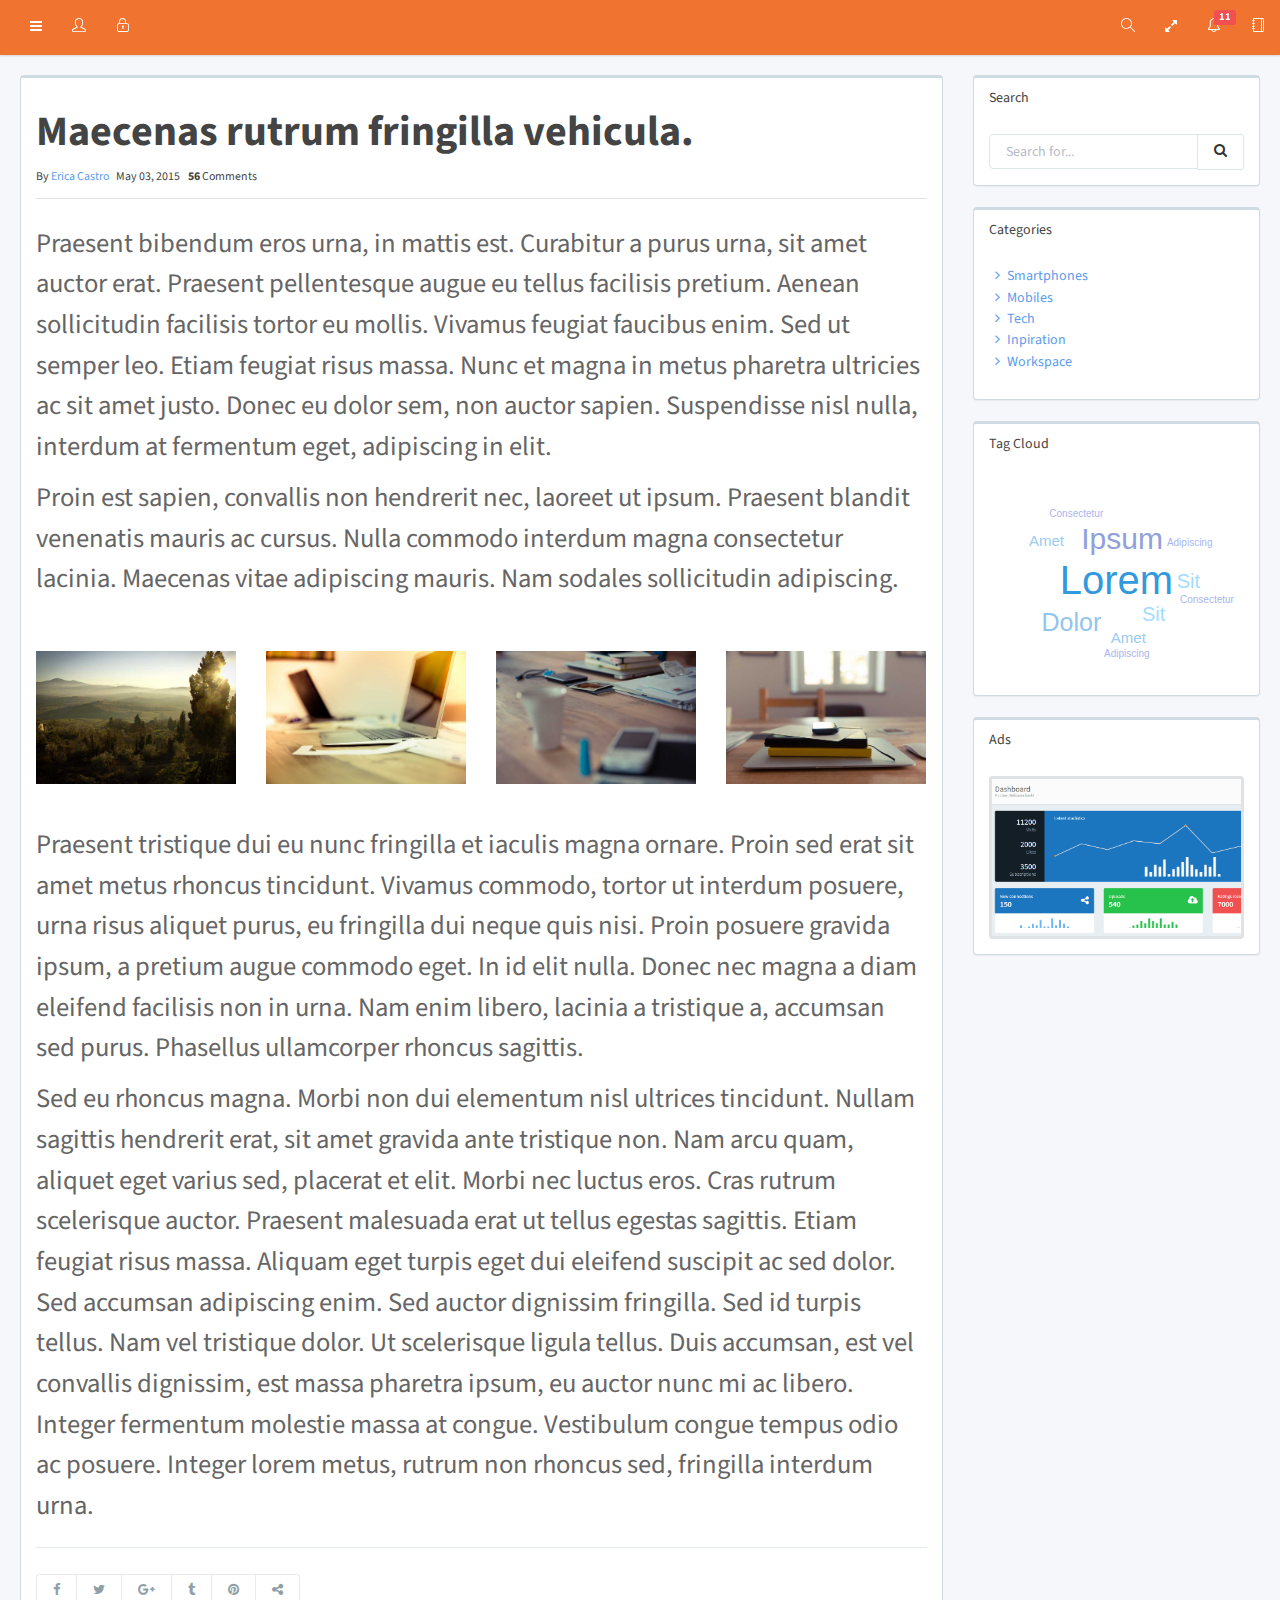
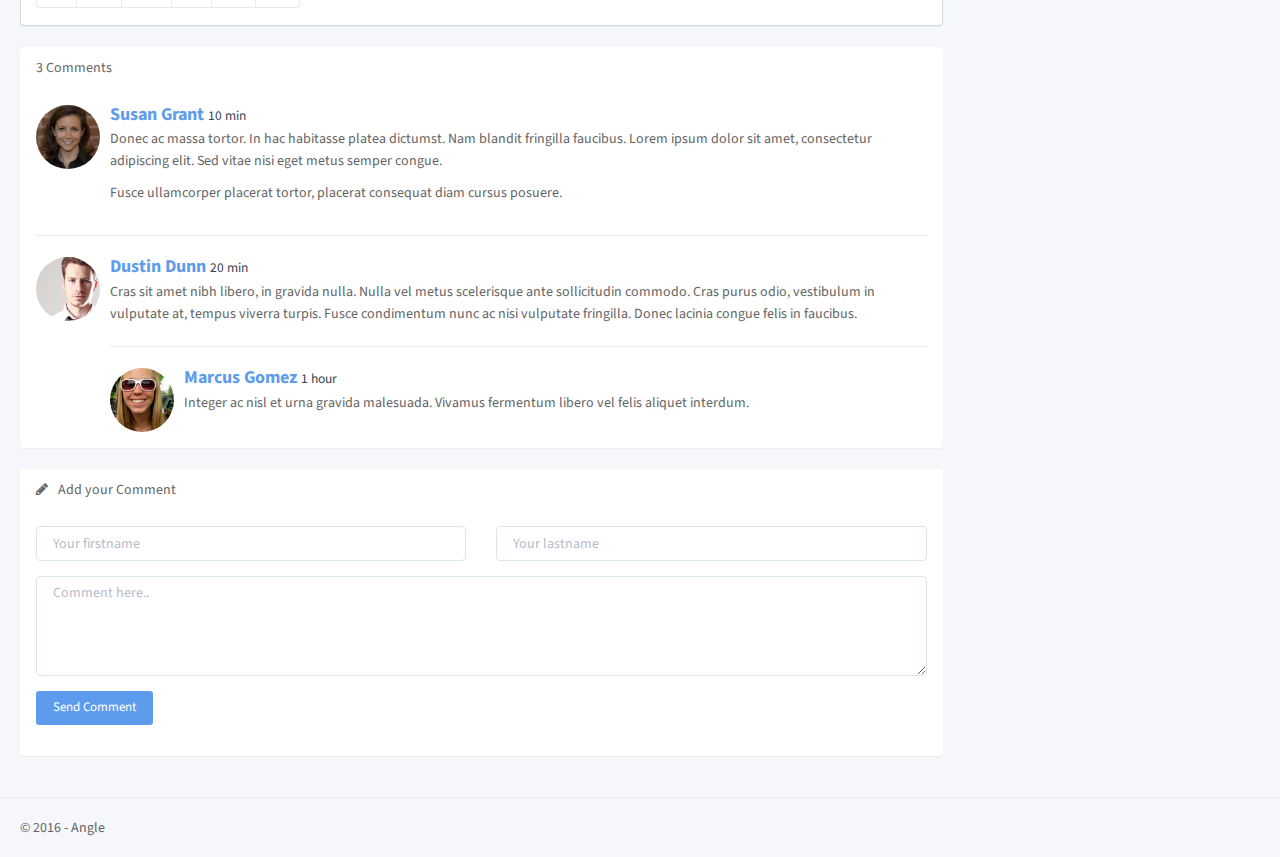
<file: app/blog-post.html>
<!DOCTYPE html>
<html lang="en">

<head>
   <meta charset="utf-8">
   <meta name="viewport" content="width=device-width, initial-scale=1, maximum-scale=1">
   <meta name="description" content="Bootstrap Admin App + jQuery">
   <meta name="keywords" content="app, responsive, jquery, bootstrap, dashboard, admin">
   <title>Angle - Bootstrap Admin Template</title>
   <!-- =============== VENDOR STYLES ===============-->
   <!-- FONT AWESOME-->
   <link rel="stylesheet" href="../vendor/fontawesome/css/font-awesome.min.css">
   <!-- SIMPLE LINE ICONS-->
   <link rel="stylesheet" href="../vendor/simple-line-icons/css/simple-line-icons.css">
   <!-- ANIMATE.CSS-->
   <link rel="stylesheet" href="../vendor/animate.css/animate.min.css">
   <!-- WHIRL (spinners)-->
   <link rel="stylesheet" href="../vendor/whirl/dist/whirl.css">
   <!-- =============== PAGE VENDOR STYLES ===============-->
   <!-- JQCLOUD-->
   <link rel="stylesheet" href="../vendor/jqcloud2/dist/jqcloud.css">
   <!-- =============== BOOTSTRAP STYLES ===============-->
   <link rel="stylesheet" href="css/bootstrap.css" id="bscss">
   <!-- =============== APP STYLES ===============-->
   <link rel="stylesheet" href="css/app.css" id="maincss">
</head>

<body>
   <div class="wrapper">
      <!-- top navbar-->
      <header class="topnavbar-wrapper">
         <!-- START Top Navbar-->
         <nav role="navigation" class="navbar topnavbar">
            <!-- START navbar header-->
            <div class="navbar-header">
               <a href="#/" class="navbar-brand">
                  <div class="brand-logo">
                     <img src="img/logo.png" alt="App Logo" class="img-responsive">
                  </div>
                  <div class="brand-logo-collapsed">
                     <img src="img/logo-single.png" alt="App Logo" class="img-responsive">
                  </div>
               </a>
            </div>
            <!-- END navbar header-->
            <!-- START Nav wrapper-->
            <div class="nav-wrapper">
               <!-- START Left navbar-->
               <ul class="nav navbar-nav">
                  <li>
                     <!-- Button used to collapse the left sidebar. Only visible on tablet and desktops-->
                     <a href="#" data-trigger-resize="" data-toggle-state="aside-collapsed" class="hidden-xs">
                        <em class="fa fa-navicon"></em>
                     </a>
                     <!-- Button to show/hide the sidebar on mobile. Visible on mobile only.-->
                     <a href="#" data-toggle-state="aside-toggled" data-no-persist="true" class="visible-xs sidebar-toggle">
                        <em class="fa fa-navicon"></em>
                     </a>
                  </li>
                  <!-- START User avatar toggle-->
                  <li>
                     <!-- Button used to collapse the left sidebar. Only visible on tablet and desktops-->
                     <a id="user-block-toggle" href="#user-block" data-toggle="collapse">
                        <em class="icon-user"></em>
                     </a>
                  </li>
                  <!-- END User avatar toggle-->
                  <!-- START lock screen-->
                  <li>
                     <a href="lock.html" title="Lock screen">
                        <em class="icon-lock"></em>
                     </a>
                  </li>
                  <!-- END lock screen-->
               </ul>
               <!-- END Left navbar-->
               <!-- START Right Navbar-->
               <ul class="nav navbar-nav navbar-right">
                  <!-- Search icon-->
                  <li>
                     <a href="#" data-search-open="">
                        <em class="icon-magnifier"></em>
                     </a>
                  </li>
                  <!-- Fullscreen (only desktops)-->
                  <li class="visible-lg">
                     <a href="#" data-toggle-fullscreen="">
                        <em class="fa fa-expand"></em>
                     </a>
                  </li>
                  <!-- START Alert menu-->
                  <li class="dropdown dropdown-list">
                     <a href="#" data-toggle="dropdown">
                        <em class="icon-bell"></em>
                        <div class="label label-danger">11</div>
                     </a>
                     <!-- START Dropdown menu-->
                     <ul class="dropdown-menu animated flipInX">
                        <li>
                           <!-- START list group-->
                           <div class="list-group">
                              <!-- list item-->
                              <a href="#" class="list-group-item">
                                 <div class="media-box">
                                    <div class="pull-left">
                                       <em class="fa fa-twitter fa-2x text-info"></em>
                                    </div>
                                    <div class="media-box-body clearfix">
                                       <p class="m0">New followers</p>
                                       <p class="m0 text-muted">
                                          <small>1 new follower</small>
                                       </p>
                                    </div>
                                 </div>
                              </a>
                              <!-- list item-->
                              <a href="#" class="list-group-item">
                                 <div class="media-box">
                                    <div class="pull-left">
                                       <em class="fa fa-envelope fa-2x text-warning"></em>
                                    </div>
                                    <div class="media-box-body clearfix">
                                       <p class="m0">New e-mails</p>
                                       <p class="m0 text-muted">
                                          <small>You have 10 new emails</small>
                                       </p>
                                    </div>
                                 </div>
                              </a>
                              <!-- list item-->
                              <a href="#" class="list-group-item">
                                 <div class="media-box">
                                    <div class="pull-left">
                                       <em class="fa fa-tasks fa-2x text-success"></em>
                                    </div>
                                    <div class="media-box-body clearfix">
                                       <p class="m0">Pending Tasks</p>
                                       <p class="m0 text-muted">
                                          <small>11 pending task</small>
                                       </p>
                                    </div>
                                 </div>
                              </a>
                              <!-- last list item-->
                              <a href="#" class="list-group-item">
                                 <small>More notifications</small>
                                 <span class="label label-danger pull-right">14</span>
                              </a>
                           </div>
                           <!-- END list group-->
                        </li>
                     </ul>
                     <!-- END Dropdown menu-->
                  </li>
                  <!-- END Alert menu-->
                  <!-- START Offsidebar button-->
                  <li>
                     <a href="#" data-toggle-state="offsidebar-open" data-no-persist="true">
                        <em class="icon-notebook"></em>
                     </a>
                  </li>
                  <!-- END Offsidebar menu-->
               </ul>
               <!-- END Right Navbar-->
            </div>
            <!-- END Nav wrapper-->
            <!-- START Search form-->
            <form role="search" action="search.html" class="navbar-form">
               <div class="form-group has-feedback">
                  <input type="text" placeholder="Type and hit enter ..." class="form-control">
                  <div data-search-dismiss="" class="fa fa-times form-control-feedback"></div>
               </div>
               <button type="submit" class="hidden btn btn-default">Submit</button>
            </form>
            <!-- END Search form-->
         </nav>
         <!-- END Top Navbar-->
      </header>
      <!-- sidebar-->
      <aside class="aside">
         <!-- START Sidebar (left)-->
         <div class="aside-inner">
            <nav data-sidebar-anyclick-close="" class="sidebar">
               <!-- START sidebar nav-->
               <ul class="nav">
                  <!-- START user info-->
                  <li class="has-user-block">
                     <div id="user-block" class="collapse">
                        <div class="item user-block">
                           <!-- User picture-->
                           <div class="user-block-picture">
                              <div class="user-block-status">
                                 <img src="img/user/02.jpg" alt="Avatar" width="60" height="60" class="img-thumbnail img-circle">
                                 <div class="circle circle-success circle-lg"></div>
                              </div>
                           </div>
                           <!-- Name and Job-->
                           <div class="user-block-info">
                              <span class="user-block-name">Hello, Mike</span>
                              <span class="user-block-role">Designer</span>
                           </div>
                        </div>
                     </div>
                  </li>
                  <!-- END user info-->
                  <!-- Iterates over all sidebar items-->
                  <li class="nav-heading ">
                     <span data-localize="sidebar.heading.HEADER">Main Navigation</span>
                  </li>
                  <li class=" ">
                     <a href="#dashboard" title="Dashboard" data-toggle="collapse">
                        <div class="pull-right label label-info">3</div>
                        <em class="icon-speedometer"></em>
                        <span data-localize="sidebar.nav.DASHBOARD">Dashboard</span>
                     </a>
                     <ul id="dashboard" class="nav sidebar-subnav collapse">
                        <li class="sidebar-subnav-header">Dashboard</li>
                        <li class=" ">
                           <a href="dashboard.html" title="Dashboard v1">
                              <span>Dashboard v1</span>
                           </a>
                        </li>
                        <li class=" ">
                           <a href="dashboard_v2.html" title="Dashboard v2">
                              <span>Dashboard v2</span>
                           </a>
                        </li>
                        <li class=" ">
                           <a href="dashboard_v3.html" title="Dashboard v3">
                              <span>Dashboard v3</span>
                           </a>
                        </li>
                     </ul>
                  </li>
                  <li class=" ">
                     <a href="widgets.html" title="Widgets">
                        <div class="pull-right label label-success">30</div>
                        <em class="icon-grid"></em>
                        <span data-localize="sidebar.nav.WIDGETS">Widgets</span>
                     </a>
                  </li>
                  <li class=" ">
                     <a href="#layout" title="Layouts" data-toggle="collapse">
                        <em class="icon-layers"></em>
                        <span>Layouts</span>
                     </a>
                     <ul id="layout" class="nav sidebar-subnav collapse">
                        <li class="sidebar-subnav-header">Layouts</li>
                        <li class=" ">
                           <a href="dashboard_h.html" title="Horizontal">
                              <span>Horizontal</span>
                           </a>
                        </li>
                     </ul>
                  </li>
                  <li class="nav-heading ">
                     <span data-localize="sidebar.heading.COMPONENTS">Components</span>
                  </li>
                  <li class=" ">
                     <a href="#elements" title="Elements" data-toggle="collapse">
                        <em class="icon-chemistry"></em>
                        <span data-localize="sidebar.nav.element.ELEMENTS">Elements</span>
                     </a>
                     <ul id="elements" class="nav sidebar-subnav collapse">
                        <li class="sidebar-subnav-header">Elements</li>
                        <li class=" ">
                           <a href="buttons.html" title="Buttons">
                              <span data-localize="sidebar.nav.element.BUTTON">Buttons</span>
                           </a>
                        </li>
                        <li class=" ">
                           <a href="notifications.html" title="Notifications">
                              <span data-localize="sidebar.nav.element.NOTIFICATION">Notifications</span>
                           </a>
                        </li>
                        <li class=" ">
                           <a href="sweetalert.html" title="Sweet Alert">
                              <span>Sweet Alert</span>
                           </a>
                        </li>
                        <li class=" ">
                           <a href="tour.html" title="Tour">
                              <span>Tour</span>
                           </a>
                        </li>
                        <li class=" ">
                           <a href="carousel.html" title="Carousel">
                              <span data-localize="sidebar.nav.element.INTERACTION">Carousel</span>
                           </a>
                        </li>
                        <li class=" ">
                           <a href="spinners.html" title="Spinners">
                              <span data-localize="sidebar.nav.element.SPINNER">Spinners</span>
                           </a>
                        </li>
                        <li class=" ">
                           <a href="animations.html" title="Animations">
                              <span data-localize="sidebar.nav.element.ANIMATION">Animations</span>
                           </a>
                        </li>
                        <li class=" ">
                           <a href="dropdown-animations.html" title="Dropdown">
                              <span data-localize="sidebar.nav.element.DROPDOWN">Dropdown</span>
                           </a>
                        </li>
                        <li class=" ">
                           <a href="nestable.html" title="Nestable">
                              <span>Nestable</span>
                           </a>
                        </li>
                        <li class=" ">
                           <a href="sortable.html" title="Sortable">
                              <span>Sortable</span>
                           </a>
                        </li>
                        <li class=" ">
                           <a href="panels.html" title="Panels">
                              <span data-localize="sidebar.nav.element.PANEL">Panels</span>
                           </a>
                        </li>
                        <li class=" ">
                           <a href="portlets.html" title="Portlets">
                              <span data-localize="sidebar.nav.element.PORTLET">Portlets</span>
                           </a>
                        </li>
                        <li class=" ">
                           <a href="grid.html" title="Grid">
                              <span data-localize="sidebar.nav.element.GRID">Grid</span>
                           </a>
                        </li>
                        <li class=" ">
                           <a href="grid-masonry.html" title="Grid Masonry">
                              <span data-localize="sidebar.nav.element.GRID_MASONRY">Grid Masonry</span>
                           </a>
                        </li>
                        <li class=" ">
                           <a href="typo.html" title="Typography">
                              <span data-localize="sidebar.nav.element.TYPO">Typography</span>
                           </a>
                        </li>
                        <li class=" ">
                           <a href="icons-font.html" title="Font Icons">
                              <div class="pull-right label label-success">+400</div>
                              <span data-localize="sidebar.nav.element.FONT_ICON">Font Icons</span>
                           </a>
                        </li>
                        <li class=" ">
                           <a href="icons-weather.html" title="Weather Icons">
                              <div class="pull-right label label-success">+100</div>
                              <span data-localize="sidebar.nav.element.WEATHER_ICON">Weather Icons</span>
                           </a>
                        </li>
                        <li class=" ">
                           <a href="colors.html" title="Colors">
                              <span data-localize="sidebar.nav.element.COLOR">Colors</span>
                           </a>
                        </li>
                     </ul>
                  </li>
                  <li class=" ">
                     <a href="#forms" title="Forms" data-toggle="collapse">
                        <em class="icon-note"></em>
                        <span data-localize="sidebar.nav.form.FORM">Forms</span>
                     </a>
                     <ul id="forms" class="nav sidebar-subnav collapse">
                        <li class="sidebar-subnav-header">Forms</li>
                        <li class=" ">
                           <a href="form-standard.html" title="Standard">
                              <span data-localize="sidebar.nav.form.STANDARD">Standard</span>
                           </a>
                        </li>
                        <li class=" ">
                           <a href="form-extended.html" title="Extended">
                              <span data-localize="sidebar.nav.form.EXTENDED">Extended</span>
                           </a>
                        </li>
                        <li class=" ">
                           <a href="form-validation.html" title="Validation">
                              <span data-localize="sidebar.nav.form.VALIDATION">Validation</span>
                           </a>
                        </li>
                        <li class=" ">
                           <a href="form-wizard.html" title="Wizard">
                              <span>Wizard</span>
                           </a>
                        </li>
                        <li class=" ">
                           <a href="form-upload.html" title="Upload">
                              <span>Upload</span>
                           </a>
                        </li>
                        <li class=" ">
                           <a href="form-xeditable.html" title="xEditable">
                              <span>xEditable</span>
                           </a>
                        </li>
                        <li class=" ">
                           <a href="form-imagecrop.html" title="Cropper">
                              <span>Cropper</span>
                           </a>
                        </li>
                     </ul>
                  </li>
                  <li class=" ">
                     <a href="#charts" title="Charts" data-toggle="collapse">
                        <em class="icon-graph"></em>
                        <span data-localize="sidebar.nav.chart.CHART">Charts</span>
                     </a>
                     <ul id="charts" class="nav sidebar-subnav collapse">
                        <li class="sidebar-subnav-header">Charts</li>
                        <li class=" ">
                           <a href="chart-flot.html" title="Flot">
                              <span data-localize="sidebar.nav.chart.FLOT">Flot</span>
                           </a>
                        </li>
                        <li class=" ">
                           <a href="chart-radial.html" title="Radial">
                              <span data-localize="sidebar.nav.chart.RADIAL">Radial</span>
                           </a>
                        </li>
                        <li class=" ">
                           <a href="chart-js.html" title="Chart JS">
                              <span>Chart JS</span>
                           </a>
                        </li>
                        <li class=" ">
                           <a href="chart-rickshaw.html" title="Rickshaw">
                              <span>Rickshaw</span>
                           </a>
                        </li>
                        <li class=" ">
                           <a href="chart-morris.html" title="MorrisJS">
                              <span>MorrisJS</span>
                           </a>
                        </li>
                        <li class=" ">
                           <a href="chart-chartist.html" title="Chartist">
                              <span>Chartist</span>
                           </a>
                        </li>
                     </ul>
                  </li>
                  <li class=" ">
                     <a href="#tables" title="Tables" data-toggle="collapse">
                        <em class="icon-grid"></em>
                        <span data-localize="sidebar.nav.table.TABLE">Tables</span>
                     </a>
                     <ul id="tables" class="nav sidebar-subnav collapse">
                        <li class="sidebar-subnav-header">Tables</li>
                        <li class=" ">
                           <a href="table-standard.html" title="Standard">
                              <span data-localize="sidebar.nav.table.STANDARD">Standard</span>
                           </a>
                        </li>
                        <li class=" ">
                           <a href="table-extended.html" title="Extended">
                              <span data-localize="sidebar.nav.table.EXTENDED">Extended</span>
                           </a>
                        </li>
                        <li class=" ">
                           <a href="table-datatable.html" title="DataTables">
                              <span data-localize="sidebar.nav.table.DATATABLE">DataTables</span>
                           </a>
                        </li>
                        <li class=" ">
                           <a href="table-jqgrid.html" title="jqGrid">
                              <span>jqGrid</span>
                           </a>
                        </li>
                     </ul>
                  </li>
                  <li class=" ">
                     <a href="#maps" title="Maps" data-toggle="collapse">
                        <em class="icon-map"></em>
                        <span data-localize="sidebar.nav.map.MAP">Maps</span>
                     </a>
                     <ul id="maps" class="nav sidebar-subnav collapse">
                        <li class="sidebar-subnav-header">Maps</li>
                        <li class=" ">
                           <a href="maps-google.html" title="Google Maps">
                              <span data-localize="sidebar.nav.map.GOOGLE">Google Maps</span>
                           </a>
                        </li>
                        <li class=" ">
                           <a href="maps-vector.html" title="Vector Maps">
                              <span data-localize="sidebar.nav.map.VECTOR">Vector Maps</span>
                           </a>
                        </li>
                     </ul>
                  </li>
                  <li class="nav-heading ">
                     <span data-localize="sidebar.heading.MORE">More</span>
                  </li>
                  <li class=" ">
                     <a href="#pages" title="Pages" data-toggle="collapse">
                        <em class="icon-doc"></em>
                        <span data-localize="sidebar.nav.pages.PAGES">Pages</span>
                     </a>
                     <ul id="pages" class="nav sidebar-subnav collapse">
                        <li class="sidebar-subnav-header">Pages</li>
                        <li class=" ">
                           <a href="login.html" title="Login">
                              <span data-localize="sidebar.nav.pages.LOGIN">Login</span>
                           </a>
                        </li>
                        <li class=" ">
                           <a href="register.html" title="Sign up">
                              <span data-localize="sidebar.nav.pages.REGISTER">Sign up</span>
                           </a>
                        </li>
                        <li class=" ">
                           <a href="recover.html" title="Recover Password">
                              <span data-localize="sidebar.nav.pages.RECOVER">Recover Password</span>
                           </a>
                        </li>
                        <li class=" ">
                           <a href="lock.html" title="Lock">
                              <span data-localize="sidebar.nav.pages.LOCK">Lock</span>
                           </a>
                        </li>
                        <li class=" ">
                           <a href="template.html" title="Starter Template">
                              <span data-localize="sidebar.nav.pages.STARTER">Starter Template</span>
                           </a>
                        </li>
                        <li class=" ">
                           <a href="404.html" title="404">
                              <span>404</span>
                           </a>
                        </li>
                        <li class=" ">
                           <a href="500.html" title="500">
                              <span>500</span>
                           </a>
                        </li>
                        <li class=" ">
                           <a href="maintenance.html" title="Maintenance">
                              <span>Maintenance</span>
                           </a>
                        </li>
                     </ul>
                  </li>
                  <li class=" ">
                     <a href="#extras" title="Extras" data-toggle="collapse">
                        <em class="icon-cup"></em>
                        <span data-localize="sidebar.nav.extra.EXTRA">Extras</span>
                     </a>
                     <ul id="extras" class="nav sidebar-subnav collapse">
                        <li class="sidebar-subnav-header">Extras</li>
                        <li class=" ">
                           <a href="#blog" title="Blog" data-toggle="collapse">
                              <em class="fa fa-angle-right"></em>
                              <span>Blog</span>
                           </a>
                           <ul id="blog" class="nav sidebar-subnav collapse">
                              <li class="sidebar-subnav-header">Blog</li>
                              <li class=" ">
                                 <a href="blog.html" title="List">
                                    <span>List</span>
                                 </a>
                              </li>
                              <li class=" active">
                                 <a href="blog-post.html" title="Post">
                                    <span>Post</span>
                                 </a>
                              </li>
                              <li class=" ">
                                 <a href="blog-articles.html" title="Articles">
                                    <span>Articles</span>
                                 </a>
                              </li>
                              <li class=" ">
                                 <a href="blog-article-view.html" title="Article View">
                                    <span>Article View</span>
                                 </a>
                              </li>
                           </ul>
                        </li>
                        <li class=" ">
                           <a href="#ecommerce" title="eCommerce" data-toggle="collapse">
                              <em class="fa fa-angle-right"></em>
                              <span>eCommerce</span>
                           </a>
                           <ul id="ecommerce" class="nav sidebar-subnav collapse">
                              <li class="sidebar-subnav-header">eCommerce</li>
                              <li class=" ">
                                 <a href="ecommerce-orders.html" title="Orders">
                                    <div class="pull-right label label-info">10</div>
                                    <span>Orders</span>
                                 </a>
                              </li>
                              <li class=" ">
                                 <a href="ecommerce-order-view.html" title="Order View">
                                    <span>Order View</span>
                                 </a>
                              </li>
                              <li class=" ">
                                 <a href="ecommerce-products.html" title="Products">
                                    <span>Products</span>
                                 </a>
                              </li>
                              <li class=" ">
                                 <a href="ecommerce-product-view.html" title="Product View">
                                    <span>Product View</span>
                                 </a>
                              </li>
                              <li class=" ">
                                 <a href="ecommerce-checkout.html" title="Checkout">
                                    <span>Checkout</span>
                                 </a>
                              </li>
                           </ul>
                        </li>
                        <li class=" ">
                           <a href="#forum" title="Forum" data-toggle="collapse">
                              <em class="fa fa-angle-right"></em>
                              <span>Forum</span>
                           </a>
                           <ul id="forum" class="nav sidebar-subnav collapse">
                              <li class="sidebar-subnav-header">Forum</li>
                              <li class=" ">
                                 <a href="forum-categories.html" title="Categories">
                                    <span>Categories</span>
                                 </a>
                              </li>
                              <li class=" ">
                                 <a href="forum-topics.html" title="Topics">
                                    <span>Topics</span>
                                 </a>
                              </li>
                              <li class=" ">
                                 <a href="forum-discussion.html" title="Discussion">
                                    <span>Discussion</span>
                                 </a>
                              </li>
                           </ul>
                        </li>
                        <li class=" ">
                           <a href="contacts.html" title="Contacts">
                              <span>Contacts</span>
                           </a>
                        </li>
                        <li class=" ">
                           <a href="contact-details.html" title="Contact details">
                              <span>Contact details</span>
                           </a>
                        </li>
                        <li class=" ">
                           <a href="projects.html" title="Projects">
                              <span>Projects</span>
                           </a>
                        </li>
                        <li class=" ">
                           <a href="project-details.html" title="Projects details">
                              <span>Projects details</span>
                           </a>
                        </li>
                        <li class=" ">
                           <a href="team-viewer.html" title="Team viewer">
                              <span>Team viewer</span>
                           </a>
                        </li>
                        <li class=" ">
                           <a href="social-board.html" title="Social board">
                              <span>Social board</span>
                           </a>
                        </li>
                        <li class=" ">
                           <a href="vote-links.html" title="Vote links">
                              <span>Vote links</span>
                           </a>
                        </li>
                        <li class=" ">
                           <a href="bug-tracker.html" title="Bug tracker">
                              <span>Bug tracker</span>
                           </a>
                        </li>
                        <li class=" ">
                           <a href="faq.html" title="FAQ">
                              <span>FAQ</span>
                           </a>
                        </li>
                        <li class=" ">
                           <a href="help-center.html" title="Help Center">
                              <span>Help Center</span>
                           </a>
                        </li>
                        <li class=" ">
                           <a href="followers.html" title="Followers">
                              <span>Followers</span>
                           </a>
                        </li>
                        <li class=" ">
                           <a href="settings.html" title="Settings">
                              <span>Settings</span>
                           </a>
                        </li>
                        <li class=" ">
                           <a href="plans.html" title="Plans">
                              <span>Plans</span>
                           </a>
                        </li>
                        <li class=" ">
                           <a href="file-manager.html" title="File manager">
                              <span>File manager</span>
                           </a>
                        </li>
                        <li class=" ">
                           <a href="mailbox.html" title="Mailbox">
                              <span data-localize="sidebar.nav.extra.MAILBOX">Mailbox</span>
                           </a>
                        </li>
                        <li class=" ">
                           <a href="timeline.html" title="Timeline">
                              <span data-localize="sidebar.nav.extra.TIMELINE">Timeline</span>
                           </a>
                        </li>
                        <li class=" ">
                           <a href="calendar.html" title="Calendar">
                              <span data-localize="sidebar.nav.extra.CALENDAR">Calendar</span>
                           </a>
                        </li>
                        <li class=" ">
                           <a href="invoice.html" title="Invoice">
                              <span data-localize="sidebar.nav.extra.INVOICE">Invoice</span>
                           </a>
                        </li>
                        <li class=" ">
                           <a href="search.html" title="Search">
                              <span data-localize="sidebar.nav.extra.SEARCH">Search</span>
                           </a>
                        </li>
                        <li class=" ">
                           <a href="todo.html" title="Todo List">
                              <span data-localize="sidebar.nav.extra.TODO">Todo List</span>
                           </a>
                        </li>
                        <li class=" ">
                           <a href="profile.html" title="Profile">
                              <span data-localize="sidebar.nav.extra.PROFILE">Profile</span>
                           </a>
                        </li>
                     </ul>
                  </li>
                  <li class=" ">
                     <a href="#multilevel" title="Multilevel" data-toggle="collapse">
                        <em class="fa fa-folder-open-o"></em>
                        <span>Multilevel</span>
                     </a>
                     <ul id="multilevel" class="nav sidebar-subnav collapse">
                        <li class="sidebar-subnav-header">Multilevel</li>
                        <li class=" ">
                           <a href="#level1" title="Level 1" data-toggle="collapse">
                              <span>Level 1</span>
                           </a>
                           <ul id="level1" class="nav sidebar-subnav collapse">
                              <li class="sidebar-subnav-header">Level 1</li>
                              <li class=" ">
                                 <a href="multilevel-1.html" title="Level1 Item">
                                    <span>Level1 Item</span>
                                 </a>
                              </li>
                              <li class=" ">
                                 <a href="#level2" title="Level 2" data-toggle="collapse">
                                    <span>Level 2</span>
                                 </a>
                                 <ul id="level2" class="nav sidebar-subnav collapse">
                                    <li class="sidebar-subnav-header">Level 2</li>
                                    <li class=" ">
                                       <a href="#level3" title="Level 3" data-toggle="collapse">
                                          <span>Level 3</span>
                                       </a>
                                       <ul id="level3" class="nav sidebar-subnav collapse">
                                          <li class="sidebar-subnav-header">Level 3</li>
                                          <li class=" ">
                                             <a href="multilevel-3.html" title="Level3 Item">
                                                <span>Level3 Item</span>
                                             </a>
                                          </li>
                                       </ul>
                                    </li>
                                 </ul>
                              </li>
                           </ul>
                        </li>
                     </ul>
                  </li>
                  <li class=" ">
                     <a href="documentation.html" title="Documentation">
                        <em class="icon-graduation"></em>
                        <span data-localize="sidebar.nav.DOCUMENTATION">Documentation</span>
                     </a>
                  </li>
               </ul>
               <!-- END sidebar nav-->
            </nav>
         </div>
         <!-- END Sidebar (left)-->
      </aside>
      <!-- offsidebar-->
      <aside class="offsidebar hide">
         <!-- START Off Sidebar (right)-->
         <nav>
            <div role="tabpanel">
               <!-- Nav tabs-->
               <ul role="tablist" class="nav nav-tabs nav-justified">
                  <li role="presentation" class="active">
                     <a href="#app-settings" aria-controls="app-settings" role="tab" data-toggle="tab">
                        <em class="icon-equalizer fa-lg"></em>
                     </a>
                  </li>
                  <li role="presentation">
                     <a href="#app-chat" aria-controls="app-chat" role="tab" data-toggle="tab">
                        <em class="icon-user fa-lg"></em>
                     </a>
                  </li>
               </ul>
               <!-- Tab panes-->
               <div class="tab-content">
                  <div id="app-settings" role="tabpanel" class="tab-pane fade in active">
                     <h3 class="text-center text-thin">Settings</h3>
                     <div class="p">
                        <h4 class="text-muted text-thin">Themes</h4>
                        <div class="table-grid mb">
                           <div class="col mb">
                              <div class="setting-color">
                                 <label data-load-css="css/theme-a.css">
                                    <input type="radio" name="setting-theme" checked="checked">
                                    <span class="icon-check"></span>
                                    <span class="split">
                                       <span class="color bg-info"></span>
                                       <span class="color bg-info-light"></span>
                                    </span>
                                    <span class="color bg-white"></span>
                                 </label>
                              </div>
                           </div>
                           <div class="col mb">
                              <div class="setting-color">
                                 <label data-load-css="css/theme-b.css">
                                    <input type="radio" name="setting-theme">
                                    <span class="icon-check"></span>
                                    <span class="split">
                                       <span class="color bg-green"></span>
                                       <span class="color bg-green-light"></span>
                                    </span>
                                    <span class="color bg-white"></span>
                                 </label>
                              </div>
                           </div>
                           <div class="col mb">
                              <div class="setting-color">
                                 <label data-load-css="css/theme-c.css">
                                    <input type="radio" name="setting-theme">
                                    <span class="icon-check"></span>
                                    <span class="split">
                                       <span class="color bg-purple"></span>
                                       <span class="color bg-purple-light"></span>
                                    </span>
                                    <span class="color bg-white"></span>
                                 </label>
                              </div>
                           </div>
                           <div class="col mb">
                              <div class="setting-color">
                                 <label data-load-css="css/theme-d.css">
                                    <input type="radio" name="setting-theme">
                                    <span class="icon-check"></span>
                                    <span class="split">
                                       <span class="color bg-danger"></span>
                                       <span class="color bg-danger-light"></span>
                                    </span>
                                    <span class="color bg-white"></span>
                                 </label>
                              </div>
                           </div>
                        </div>
                        <div class="table-grid mb">
                           <div class="col mb">
                              <div class="setting-color">
                                 <label data-load-css="css/theme-e.css">
                                    <input type="radio" name="setting-theme">
                                    <span class="icon-check"></span>
                                    <span class="split">
                                       <span class="color bg-info-dark"></span>
                                       <span class="color bg-info"></span>
                                    </span>
                                    <span class="color bg-gray-dark"></span>
                                 </label>
                              </div>
                           </div>
                           <div class="col mb">
                              <div class="setting-color">
                                 <label data-load-css="css/theme-f.css">
                                    <input type="radio" name="setting-theme">
                                    <span class="icon-check"></span>
                                    <span class="split">
                                       <span class="color bg-green-dark"></span>
                                       <span class="color bg-green"></span>
                                    </span>
                                    <span class="color bg-gray-dark"></span>
                                 </label>
                              </div>
                           </div>
                           <div class="col mb">
                              <div class="setting-color">
                                 <label data-load-css="css/theme-g.css">
                                    <input type="radio" name="setting-theme">
                                    <span class="icon-check"></span>
                                    <span class="split">
                                       <span class="color bg-purple-dark"></span>
                                       <span class="color bg-purple"></span>
                                    </span>
                                    <span class="color bg-gray-dark"></span>
                                 </label>
                              </div>
                           </div>
                           <div class="col mb">
                              <div class="setting-color">
                                 <label data-load-css="css/theme-h.css">
                                    <input type="radio" name="setting-theme">
                                    <span class="icon-check"></span>
                                    <span class="split">
                                       <span class="color bg-danger-dark"></span>
                                       <span class="color bg-danger"></span>
                                    </span>
                                    <span class="color bg-gray-dark"></span>
                                 </label>
                              </div>
                           </div>
                        </div>
                     </div>
                     <div class="p">
                        <h4 class="text-muted text-thin">Layout</h4>
                        <div class="clearfix">
                           <p class="pull-left">Fixed</p>
                           <div class="pull-right">
                              <label class="switch">
                                 <input id="chk-fixed" type="checkbox" data-toggle-state="layout-fixed">
                                 <span></span>
                              </label>
                           </div>
                        </div>
                        <div class="clearfix">
                           <p class="pull-left">Boxed</p>
                           <div class="pull-right">
                              <label class="switch">
                                 <input id="chk-boxed" type="checkbox" data-toggle-state="layout-boxed">
                                 <span></span>
                              </label>
                           </div>
                        </div>
                        <div class="clearfix">
                           <p class="pull-left">RTL</p>
                           <div class="pull-right">
                              <label class="switch">
                                 <input id="chk-rtl" type="checkbox">
                                 <span></span>
                              </label>
                           </div>
                        </div>
                     </div>
                     <div class="p">
                        <h4 class="text-muted text-thin">Aside</h4>
                        <div class="clearfix">
                           <p class="pull-left">Collapsed</p>
                           <div class="pull-right">
                              <label class="switch">
                                 <input id="chk-collapsed" type="checkbox" data-toggle-state="aside-collapsed">
                                 <span></span>
                              </label>
                           </div>
                        </div>
                        <div class="clearfix">
                           <p class="pull-left">Collapsed Text</p>
                           <div class="pull-right">
                              <label class="switch">
                                 <input id="chk-collapsed-text" type="checkbox" data-toggle-state="aside-collapsed-text">
                                 <span></span>
                              </label>
                           </div>
                        </div>
                        <div class="clearfix">
                           <p class="pull-left">Float</p>
                           <div class="pull-right">
                              <label class="switch">
                                 <input id="chk-float" type="checkbox" data-toggle-state="aside-float">
                                 <span></span>
                              </label>
                           </div>
                        </div>
                        <div class="clearfix">
                           <p class="pull-left">Hover</p>
                           <div class="pull-right">
                              <label class="switch">
                                 <input id="chk-hover" type="checkbox" data-toggle-state="aside-hover">
                                 <span></span>
                              </label>
                           </div>
                        </div>
                        <div class="clearfix">
                           <p class="pull-left">Show Scrollbar</p>
                           <div class="pull-right">
                              <label class="switch">
                                 <input id="chk-hover" type="checkbox" data-toggle-state="show-scrollbar" data-target=".sidebar">
                                 <span></span>
                              </label>
                           </div>
                        </div>
                     </div>
                  </div>
                  <div id="app-chat" role="tabpanel" class="tab-pane fade">
                     <h3 class="text-center text-thin">Connections</h3>
                     <ul class="nav">
                        <!-- START list title-->
                        <li class="p">
                           <small class="text-muted">ONLINE</small>
                        </li>
                        <!-- END list title-->
                        <li>
                           <!-- START User status-->
                           <a href="#" class="media-box p mt0">
                              <span class="pull-right">
                                 <span class="circle circle-success circle-lg"></span>
                              </span>
                              <span class="pull-left">
                                 <!-- Contact avatar-->
                                 <img src="img/user/05.jpg" alt="Image" class="media-box-object img-circle thumb48">
                              </span>
                              <!-- Contact info-->
                              <span class="media-box-body">
                                 <span class="media-box-heading">
                                    <strong>Juan Sims</strong>
                                    <br>
                                    <small class="text-muted">Designeer</small>
                                 </span>
                              </span>
                           </a>
                           <!-- END User status-->
                           <!-- START User status-->
                           <a href="#" class="media-box p mt0">
                              <span class="pull-right">
                                 <span class="circle circle-success circle-lg"></span>
                              </span>
                              <span class="pull-left">
                                 <!-- Contact avatar-->
                                 <img src="img/user/06.jpg" alt="Image" class="media-box-object img-circle thumb48">
                              </span>
                              <!-- Contact info-->
                              <span class="media-box-body">
                                 <span class="media-box-heading">
                                    <strong>Maureen Jenkins</strong>
                                    <br>
                                    <small class="text-muted">Designeer</small>
                                 </span>
                              </span>
                           </a>
                           <!-- END User status-->
                           <!-- START User status-->
                           <a href="#" class="media-box p mt0">
                              <span class="pull-right">
                                 <span class="circle circle-danger circle-lg"></span>
                              </span>
                              <span class="pull-left">
                                 <!-- Contact avatar-->
                                 <img src="img/user/07.jpg" alt="Image" class="media-box-object img-circle thumb48">
                              </span>
                              <!-- Contact info-->
                              <span class="media-box-body">
                                 <span class="media-box-heading">
                                    <strong>Billie Dunn</strong>
                                    <br>
                                    <small class="text-muted">Designeer</small>
                                 </span>
                              </span>
                           </a>
                           <!-- END User status-->
                           <!-- START User status-->
                           <a href="#" class="media-box p mt0">
                              <span class="pull-right">
                                 <span class="circle circle-warning circle-lg"></span>
                              </span>
                              <span class="pull-left">
                                 <!-- Contact avatar-->
                                 <img src="img/user/08.jpg" alt="Image" class="media-box-object img-circle thumb48">
                              </span>
                              <!-- Contact info-->
                              <span class="media-box-body">
                                 <span class="media-box-heading">
                                    <strong>Tomothy Roberts</strong>
                                    <br>
                                    <small class="text-muted">Designer</small>
                                 </span>
                              </span>
                           </a>
                           <!-- END User status-->
                        </li>
                        <!-- START list title-->
                        <li class="p">
                           <small class="text-muted">OFFLINE</small>
                        </li>
                        <!-- END list title-->
                        <li>
                           <!-- START User status-->
                           <a href="#" class="media-box p mt0">
                              <span class="pull-right">
                                 <span class="circle circle-lg"></span>
                              </span>
                              <span class="pull-left">
                                 <!-- Contact avatar-->
                                 <img src="img/user/09.jpg" alt="Image" class="media-box-object img-circle thumb48">
                              </span>
                              <!-- Contact info-->
                              <span class="media-box-body">
                                 <span class="media-box-heading">
                                    <strong>Lawrence Robinson</strong>
                                    <br>
                                    <small class="text-muted">Developer</small>
                                 </span>
                              </span>
                           </a>
                           <!-- END User status-->
                           <!-- START User status-->
                           <a href="#" class="media-box p mt0">
                              <span class="pull-right">
                                 <span class="circle circle-lg"></span>
                              </span>
                              <span class="pull-left">
                                 <!-- Contact avatar-->
                                 <img src="img/user/10.jpg" alt="Image" class="media-box-object img-circle thumb48">
                              </span>
                              <!-- Contact info-->
                              <span class="media-box-body">
                                 <span class="media-box-heading">
                                    <strong>Tyrone Owens</strong>
                                    <br>
                                    <small class="text-muted">Designer</small>
                                 </span>
                              </span>
                           </a>
                           <!-- END User status-->
                        </li>
                        <li>
                           <div class="p-lg text-center">
                              <!-- Optional link to list more users-->
                              <a href="#" title="See more contacts" class="btn btn-purple btn-sm">
                                 <strong>Load more..</strong>
                              </a>
                           </div>
                        </li>
                     </ul>
                     <!-- Extra items-->
                     <div class="p">
                        <p>
                           <small class="text-muted">Tasks completion</small>
                        </p>
                        <div class="progress progress-xs m0">
                           <div role="progressbar" aria-valuenow="80" aria-valuemin="0" aria-valuemax="100" class="progress-bar progress-bar-success progress-80">
                              <span class="sr-only">80% Complete</span>
                           </div>
                        </div>
                     </div>
                     <div class="p">
                        <p>
                           <small class="text-muted">Upload quota</small>
                        </p>
                        <div class="progress progress-xs m0">
                           <div role="progressbar" aria-valuenow="40" aria-valuemin="0" aria-valuemax="100" class="progress-bar progress-bar-warning progress-40">
                              <span class="sr-only">40% Complete</span>
                           </div>
                        </div>
                     </div>
                  </div>
               </div>
            </div>
         </nav>
         <!-- END Off Sidebar (right)-->
      </aside>
      <!-- Main section-->
      <section>
         <!-- Page content-->
         <div class="content-wrapper">
            <div class="row">
               <!-- Blog Content-->
               <div class="col-lg-9">
                  <div class="panel panel-default">
                     <div class="panel-heading">
                        <div class="bb">
                           <h2 class="text-lg">Maecenas rutrum fringilla vehicula.</h2>
                           <p class="clearfix">
                              <span class="pull-left">
                                 <small class="mr-sm">By <a href="">Erica Castro</a>
                                 </small>
                                 <small class="mr-sm">May 03, 2015</small>
                                 <small>
                                    <strong>56</strong>
                                    <span>Comments</span>
                                 </small>
                              </span>
                           </p>
                        </div>
                     </div>
                     <div class="panel-body text-md">
                        <p>Praesent bibendum eros urna, in mattis est. Curabitur a purus urna, sit amet auctor erat. Praesent pellentesque augue eu tellus facilisis pretium. Aenean sollicitudin facilisis tortor eu mollis. Vivamus feugiat faucibus enim. Sed
                           ut semper leo. Etiam feugiat risus massa. Nunc et magna in metus pharetra ultricies ac sit amet justo. Donec eu dolor sem, non auctor sapien. Suspendisse nisl nulla, interdum at fermentum eget, adipiscing in elit.</p>
                        <p>Proin est sapien, convallis non hendrerit nec, laoreet ut ipsum. Praesent blandit venenatis mauris ac cursus. Nulla commodo interdum magna consectetur lacinia. Maecenas vitae adipiscing mauris. Nam sodales sollicitudin adipiscing.</p>
                        <br>
                        <div class="row">
                           <div class="col-xs-3">
                              <a href="">
                                 <img src="img/bg4.jpg" class="img-responsive">
                              </a>
                           </div>
                           <div class="col-xs-3">
                              <a href="">
                                 <img src="img/bg5.jpg" class="img-responsive">
                              </a>
                           </div>
                           <div class="col-xs-3">
                              <a href="">
                                 <img src="img/bg7.jpg" class="img-responsive">
                              </a>
                           </div>
                           <div class="col-xs-3">
                              <a href="">
                                 <img src="img/bg8.jpg" class="img-responsive">
                              </a>
                           </div>
                        </div>
                        <br>
                        <p>Praesent tristique dui eu nunc fringilla et iaculis magna ornare. Proin sed erat sit amet metus rhoncus tincidunt. Vivamus commodo, tortor ut interdum posuere, urna risus aliquet purus, eu fringilla dui neque quis nisi. Proin posuere
                           gravida ipsum, a pretium augue commodo eget. In id elit nulla. Donec nec magna a diam eleifend facilisis non in urna. Nam enim libero, lacinia a tristique a, accumsan sed purus. Phasellus ullamcorper rhoncus sagittis.</p>
                        <p>Sed eu rhoncus magna. Morbi non dui elementum nisl ultrices tincidunt. Nullam sagittis hendrerit erat, sit amet gravida ante tristique non. Nam arcu quam, aliquet eget varius sed, placerat et elit. Morbi nec luctus eros. Cras rutrum
                           scelerisque auctor. Praesent malesuada erat ut tellus egestas sagittis. Etiam feugiat risus massa. Aliquam eget turpis eget dui eleifend suscipit ac sed dolor. Sed accumsan adipiscing enim. Sed auctor dignissim fringilla. Sed
                           id turpis tellus. Nam vel tristique dolor. Ut scelerisque ligula tellus. Duis accumsan, est vel convallis dignissim, est massa pharetra ipsum, eu auctor nunc mi ac libero. Integer fermentum molestie massa at congue. Vestibulum
                           congue tempus odio ac posuere. Integer lorem metus, rutrum non rhoncus sed, fringilla interdum urna.</p>
                        <hr>
                        <div role="group" aria-label="..." class="btn-group">
                           <button type="button" class="btn btn-default">
                              <em class="fa fa-facebook text-muted"></em>
                           </button>
                           <button type="button" class="btn btn-default">
                              <em class="fa fa-twitter text-muted"></em>
                           </button>
                           <button type="button" class="btn btn-default">
                              <em class="fa fa-google-plus text-muted"></em>
                           </button>
                           <button type="button" class="btn btn-default">
                              <em class="fa fa-tumblr text-muted"></em>
                           </button>
                           <button type="button" class="btn btn-default">
                              <em class="fa fa-pinterest text-muted"></em>
                           </button>
                           <button type="button" class="btn btn-default">
                              <em class="fa fa-share-alt text-muted"></em>
                           </button>
                        </div>
                     </div>
                  </div>
                  <div class="panel">
                     <div class="panel-heading">3 Comments</div>
                     <div class="panel-body">
                        <div class="media">
                           <div class="media-left">
                              <a href="#">
                                 <img src="img/user/01.jpg" class="media-object img-circle thumb64">
                              </a>
                           </div>
                           <div class="media-body">
                              <h4 id="media-heading" class="media-heading"><a href="">Susan Grant</a>
                                 <small>10 min</small>
                                 <a href="#media-heading" class="anchorjs-link">
                                    <span class="anchorjs-icon"></span>
                                 </a>
                              </h4>
                              <p>Donec ac massa tortor. In hac habitasse platea dictumst. Nam blandit fringilla faucibus. Lorem ipsum dolor sit amet, consectetur adipiscing elit. Sed vitae nisi eget metus semper congue.</p>
                              <p>Fusce ullamcorper placerat tortor, placerat consequat diam cursus posuere.</p>
                           </div>
                        </div>
                        <hr>
                        <div class="media">
                           <div class="media-left">
                              <a href="#">
                                 <img src="img/user/03.jpg" class="media-object img-circle thumb64">
                              </a>
                           </div>
                           <div class="media-body mb-lg">
                              <h4 id="media-heading" class="media-heading"><a href="">Dustin Dunn</a>
                                 <small>20 min</small>
                                 <a href="#media-heading" class="anchorjs-link">
                                    <span class="anchorjs-icon"></span>
                                 </a>
                              </h4>Cras sit amet nibh libero, in gravida nulla. Nulla vel metus scelerisque ante sollicitudin commodo. Cras purus odio, vestibulum in vulputate at, tempus viverra turpis. Fusce condimentum nunc ac nisi vulputate fringilla. Donec
                              lacinia congue felis in faucibus.
                              <hr>
                              <div class="media">
                                 <div class="media-left">
                                    <a href="#">
                                       <img src="img/user/06.jpg" class="media-object img-circle thumb64">
                                    </a>
                                 </div>
                                 <div class="media-body">
                                    <h4 id="nested-media-heading" class="media-heading"><a href="">Marcus Gomez</a>
                                       <small>1 hour</small>
                                       <a href="#nested-media-heading" class="anchorjs-link">
                                          <span class="anchorjs-icon"></span>
                                       </a>
                                    </h4>Integer ac nisl et urna gravida malesuada. Vivamus fermentum libero vel felis aliquet interdum.</div>
                              </div>
                           </div>
                        </div>
                     </div>
                  </div>
                  <div class="panel">
                     <div class="panel-heading">
                        <em class="fa fa-pencil mr"></em>Add your Comment</div>
                     <div class="panel-body">
                        <form action="/" class="form-horizontal">
                           <div class="form-group">
                              <div class="col-xs-6">
                                 <input id="post-firstname" type="text" name="post-firstname" placeholder="Your firstname" class="form-control">
                              </div>
                              <div class="col-xs-6">
                                 <input id="post-lastname" type="text" name="post-lastname" placeholder="Your lastname" class="form-control">
                              </div>
                           </div>
                           <div class="form-group">
                              <div class="col-xs-12">
                                 <textarea id="post-comment" name="post-comment" rows="4" placeholder="Comment here.." class="form-control"></textarea>
                              </div>
                           </div>
                           <div class="form-group">
                              <div class="col-xs-12">
                                 <button type="submit" class="btn btn-effect-ripple btn-primary">Send Comment</button>
                              </div>
                           </div>
                        </form>
                     </div>
                  </div>
               </div>
               <!-- Blog Sidebar-->
               <div class="col-lg-3">
                  <!-- Search-->
                  <div class="panel panel-default">
                     <div class="panel-heading">Search</div>
                     <div class="panel-body">
                        <form class="form-horizontal">
                           <div class="input-group">
                              <input type="text" placeholder="Search for..." class="form-control">
                              <span class="input-group-btn">
                                 <button type="button" class="btn btn-default">
                                    <em class="fa fa-search"></em>
                                 </button>
                              </span>
                           </div>
                        </form>
                     </div>
                  </div>
                  <!-- Categories-->
                  <div class="panel panel-default">
                     <div class="panel-heading">Categories</div>
                     <div class="panel-body">
                        <ul class="list-unstyled">
                           <li>
                              <a href="">
                                 <em class="fa fa-angle-right fa-fw"></em>Smartphones</a>
                           </li>
                           <li>
                              <a href="">
                                 <em class="fa fa-angle-right fa-fw"></em>Mobiles</a>
                           </li>
                           <li>
                              <a href="">
                                 <em class="fa fa-angle-right fa-fw"></em>Tech</a>
                           </li>
                           <li>
                              <a href="">
                                 <em class="fa fa-angle-right fa-fw"></em>Inpiration</a>
                           </li>
                           <li>
                              <a href="">
                                 <em class="fa fa-angle-right fa-fw"></em>Workspace</a>
                           </li>
                        </ul>
                     </div>
                  </div>
                  <!-- Tag Cloud-->
                  <div class="panel panel-default">
                     <div class="panel-heading">Tag Cloud</div>
                     <div class="panel-body">
                        <div id="jqcloud" class="center-block"></div>
                     </div>
                  </div>
                  <!-- Ads-->
                  <div class="panel panel-default">
                     <div class="panel-heading">Ads</div>
                     <div class="panel-body">
                        <a href="">
                           <img src="img/mockup.png" class="img-responsive img-thumbnail">
                        </a>
                     </div>
                  </div>
               </div>
            </div>
         </div>
      </section>
      <!-- Page footer-->
      <footer>
         <span>&copy; 2016 - Angle</span>
      </footer>
   </div>
   <!-- =============== VENDOR SCRIPTS ===============-->
   <!-- MODERNIZR-->
   <script src="../vendor/modernizr/modernizr.custom.js"></script>
   <!-- MATCHMEDIA POLYFILL-->
   <script src="../vendor/matchMedia/matchMedia.js"></script>
   <!-- JQUERY-->
   <script src="../vendor/jquery/dist/jquery.js"></script>
   <!-- BOOTSTRAP-->
   <script src="../vendor/bootstrap/dist/js/bootstrap.js"></script>
   <!-- STORAGE API-->
   <script src="../vendor/jQuery-Storage-API/jquery.storageapi.js"></script>
   <!-- JQUERY EASING-->
   <script src="../vendor/jquery.easing/js/jquery.easing.js"></script>
   <!-- ANIMO-->
   <script src="../vendor/animo.js/animo.js"></script>
   <!-- SLIMSCROLL-->
   <script src="../vendor/slimScroll/jquery.slimscroll.min.js"></script>
   <!-- SCREENFULL-->
   <script src="../vendor/screenfull/dist/screenfull.js"></script>
   <!-- LOCALIZE-->
   <script src="../vendor/jquery-localize-i18n/dist/jquery.localize.js"></script>
   <!-- RTL demo-->
   <script src="js/demo/demo-rtl.js"></script>
   <!-- =============== PAGE VENDOR SCRIPTS ===============-->
   <!-- JQCLOUD-->
   <script src="../vendor/jqcloud2/dist/jqcloud.js"></script>
   <!-- Demo-->
   <script src="js/demo/demo-jqcloud.js"></script>
   <!-- =============== APP SCRIPTS ===============-->
   <script src="js/app.js"></script>
</body>

</html>
</file>
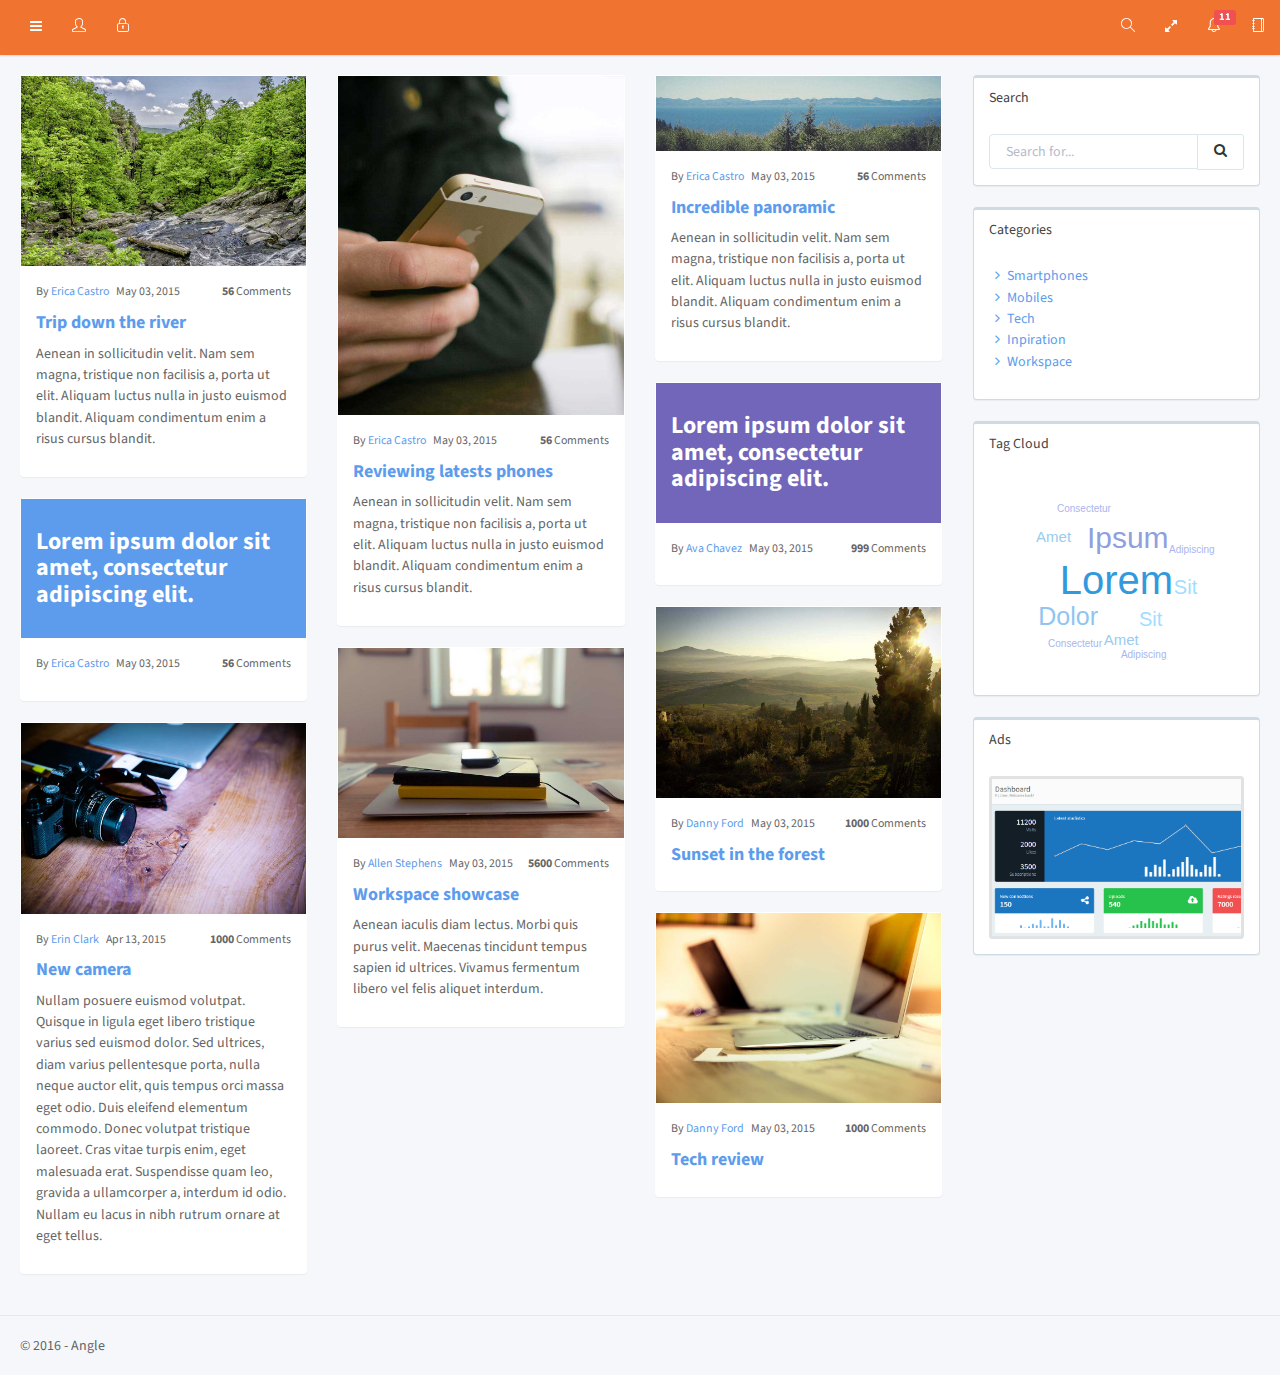
<file: app/blog.html>
<!DOCTYPE html>
<html lang="en">

<head>
   <meta charset="utf-8">
   <meta name="viewport" content="width=device-width, initial-scale=1, maximum-scale=1">
   <meta name="description" content="Bootstrap Admin App + jQuery">
   <meta name="keywords" content="app, responsive, jquery, bootstrap, dashboard, admin">
   <title>Angle - Bootstrap Admin Template</title>
   <!-- =============== VENDOR STYLES ===============-->
   <!-- FONT AWESOME-->
   <link rel="stylesheet" href="../vendor/fontawesome/css/font-awesome.min.css">
   <!-- SIMPLE LINE ICONS-->
   <link rel="stylesheet" href="../vendor/simple-line-icons/css/simple-line-icons.css">
   <!-- ANIMATE.CSS-->
   <link rel="stylesheet" href="../vendor/animate.css/animate.min.css">
   <!-- WHIRL (spinners)-->
   <link rel="stylesheet" href="../vendor/whirl/dist/whirl.css">
   <!-- =============== PAGE VENDOR STYLES ===============-->
   <!-- JQCLOUD-->
   <link rel="stylesheet" href="../vendor/jqcloud2/dist/jqcloud.css">
   <!-- =============== BOOTSTRAP STYLES ===============-->
   <link rel="stylesheet" href="css/bootstrap.css" id="bscss">
   <!-- =============== APP STYLES ===============-->
   <link rel="stylesheet" href="css/app.css" id="maincss">
</head>

<body>
   <div class="wrapper">
      <!-- top navbar-->
      <header class="topnavbar-wrapper">
         <!-- START Top Navbar-->
         <nav role="navigation" class="navbar topnavbar">
            <!-- START navbar header-->
            <div class="navbar-header">
               <a href="#/" class="navbar-brand">
                  <div class="brand-logo">
                     <img src="img/logo.png" alt="App Logo" class="img-responsive">
                  </div>
                  <div class="brand-logo-collapsed">
                     <img src="img/logo-single.png" alt="App Logo" class="img-responsive">
                  </div>
               </a>
            </div>
            <!-- END navbar header-->
            <!-- START Nav wrapper-->
            <div class="nav-wrapper">
               <!-- START Left navbar-->
               <ul class="nav navbar-nav">
                  <li>
                     <!-- Button used to collapse the left sidebar. Only visible on tablet and desktops-->
                     <a href="#" data-trigger-resize="" data-toggle-state="aside-collapsed" class="hidden-xs">
                        <em class="fa fa-navicon"></em>
                     </a>
                     <!-- Button to show/hide the sidebar on mobile. Visible on mobile only.-->
                     <a href="#" data-toggle-state="aside-toggled" data-no-persist="true" class="visible-xs sidebar-toggle">
                        <em class="fa fa-navicon"></em>
                     </a>
                  </li>
                  <!-- START User avatar toggle-->
                  <li>
                     <!-- Button used to collapse the left sidebar. Only visible on tablet and desktops-->
                     <a id="user-block-toggle" href="#user-block" data-toggle="collapse">
                        <em class="icon-user"></em>
                     </a>
                  </li>
                  <!-- END User avatar toggle-->
                  <!-- START lock screen-->
                  <li>
                     <a href="lock.html" title="Lock screen">
                        <em class="icon-lock"></em>
                     </a>
                  </li>
                  <!-- END lock screen-->
               </ul>
               <!-- END Left navbar-->
               <!-- START Right Navbar-->
               <ul class="nav navbar-nav navbar-right">
                  <!-- Search icon-->
                  <li>
                     <a href="#" data-search-open="">
                        <em class="icon-magnifier"></em>
                     </a>
                  </li>
                  <!-- Fullscreen (only desktops)-->
                  <li class="visible-lg">
                     <a href="#" data-toggle-fullscreen="">
                        <em class="fa fa-expand"></em>
                     </a>
                  </li>
                  <!-- START Alert menu-->
                  <li class="dropdown dropdown-list">
                     <a href="#" data-toggle="dropdown">
                        <em class="icon-bell"></em>
                        <div class="label label-danger">11</div>
                     </a>
                     <!-- START Dropdown menu-->
                     <ul class="dropdown-menu animated flipInX">
                        <li>
                           <!-- START list group-->
                           <div class="list-group">
                              <!-- list item-->
                              <a href="#" class="list-group-item">
                                 <div class="media-box">
                                    <div class="pull-left">
                                       <em class="fa fa-twitter fa-2x text-info"></em>
                                    </div>
                                    <div class="media-box-body clearfix">
                                       <p class="m0">New followers</p>
                                       <p class="m0 text-muted">
                                          <small>1 new follower</small>
                                       </p>
                                    </div>
                                 </div>
                              </a>
                              <!-- list item-->
                              <a href="#" class="list-group-item">
                                 <div class="media-box">
                                    <div class="pull-left">
                                       <em class="fa fa-envelope fa-2x text-warning"></em>
                                    </div>
                                    <div class="media-box-body clearfix">
                                       <p class="m0">New e-mails</p>
                                       <p class="m0 text-muted">
                                          <small>You have 10 new emails</small>
                                       </p>
                                    </div>
                                 </div>
                              </a>
                              <!-- list item-->
                              <a href="#" class="list-group-item">
                                 <div class="media-box">
                                    <div class="pull-left">
                                       <em class="fa fa-tasks fa-2x text-success"></em>
                                    </div>
                                    <div class="media-box-body clearfix">
                                       <p class="m0">Pending Tasks</p>
                                       <p class="m0 text-muted">
                                          <small>11 pending task</small>
                                       </p>
                                    </div>
                                 </div>
                              </a>
                              <!-- last list item-->
                              <a href="#" class="list-group-item">
                                 <small>More notifications</small>
                                 <span class="label label-danger pull-right">14</span>
                              </a>
                           </div>
                           <!-- END list group-->
                        </li>
                     </ul>
                     <!-- END Dropdown menu-->
                  </li>
                  <!-- END Alert menu-->
                  <!-- START Offsidebar button-->
                  <li>
                     <a href="#" data-toggle-state="offsidebar-open" data-no-persist="true">
                        <em class="icon-notebook"></em>
                     </a>
                  </li>
                  <!-- END Offsidebar menu-->
               </ul>
               <!-- END Right Navbar-->
            </div>
            <!-- END Nav wrapper-->
            <!-- START Search form-->
            <form role="search" action="search.html" class="navbar-form">
               <div class="form-group has-feedback">
                  <input type="text" placeholder="Type and hit enter ..." class="form-control">
                  <div data-search-dismiss="" class="fa fa-times form-control-feedback"></div>
               </div>
               <button type="submit" class="hidden btn btn-default">Submit</button>
            </form>
            <!-- END Search form-->
         </nav>
         <!-- END Top Navbar-->
      </header>
      <!-- sidebar-->
      <aside class="aside">
         <!-- START Sidebar (left)-->
         <div class="aside-inner">
            <nav data-sidebar-anyclick-close="" class="sidebar">
               <!-- START sidebar nav-->
               <ul class="nav">
                  <!-- START user info-->
                  <li class="has-user-block">
                     <div id="user-block" class="collapse">
                        <div class="item user-block">
                           <!-- User picture-->
                           <div class="user-block-picture">
                              <div class="user-block-status">
                                 <img src="img/user/02.jpg" alt="Avatar" width="60" height="60" class="img-thumbnail img-circle">
                                 <div class="circle circle-success circle-lg"></div>
                              </div>
                           </div>
                           <!-- Name and Job-->
                           <div class="user-block-info">
                              <span class="user-block-name">Hello, Mike</span>
                              <span class="user-block-role">Designer</span>
                           </div>
                        </div>
                     </div>
                  </li>
                  <!-- END user info-->
                  <!-- Iterates over all sidebar items-->
                  <li class="nav-heading ">
                     <span data-localize="sidebar.heading.HEADER">Main Navigation</span>
                  </li>
                  <li class=" ">
                     <a href="#dashboard" title="Dashboard" data-toggle="collapse">
                        <div class="pull-right label label-info">3</div>
                        <em class="icon-speedometer"></em>
                        <span data-localize="sidebar.nav.DASHBOARD">Dashboard</span>
                     </a>
                     <ul id="dashboard" class="nav sidebar-subnav collapse">
                        <li class="sidebar-subnav-header">Dashboard</li>
                        <li class=" ">
                           <a href="dashboard.html" title="Dashboard v1">
                              <span>Dashboard v1</span>
                           </a>
                        </li>
                        <li class=" ">
                           <a href="dashboard_v2.html" title="Dashboard v2">
                              <span>Dashboard v2</span>
                           </a>
                        </li>
                        <li class=" ">
                           <a href="dashboard_v3.html" title="Dashboard v3">
                              <span>Dashboard v3</span>
                           </a>
                        </li>
                     </ul>
                  </li>
                  <li class=" ">
                     <a href="widgets.html" title="Widgets">
                        <div class="pull-right label label-success">30</div>
                        <em class="icon-grid"></em>
                        <span data-localize="sidebar.nav.WIDGETS">Widgets</span>
                     </a>
                  </li>
                  <li class=" ">
                     <a href="#layout" title="Layouts" data-toggle="collapse">
                        <em class="icon-layers"></em>
                        <span>Layouts</span>
                     </a>
                     <ul id="layout" class="nav sidebar-subnav collapse">
                        <li class="sidebar-subnav-header">Layouts</li>
                        <li class=" ">
                           <a href="dashboard_h.html" title="Horizontal">
                              <span>Horizontal</span>
                           </a>
                        </li>
                     </ul>
                  </li>
                  <li class="nav-heading ">
                     <span data-localize="sidebar.heading.COMPONENTS">Components</span>
                  </li>
                  <li class=" ">
                     <a href="#elements" title="Elements" data-toggle="collapse">
                        <em class="icon-chemistry"></em>
                        <span data-localize="sidebar.nav.element.ELEMENTS">Elements</span>
                     </a>
                     <ul id="elements" class="nav sidebar-subnav collapse">
                        <li class="sidebar-subnav-header">Elements</li>
                        <li class=" ">
                           <a href="buttons.html" title="Buttons">
                              <span data-localize="sidebar.nav.element.BUTTON">Buttons</span>
                           </a>
                        </li>
                        <li class=" ">
                           <a href="notifications.html" title="Notifications">
                              <span data-localize="sidebar.nav.element.NOTIFICATION">Notifications</span>
                           </a>
                        </li>
                        <li class=" ">
                           <a href="sweetalert.html" title="Sweet Alert">
                              <span>Sweet Alert</span>
                           </a>
                        </li>
                        <li class=" ">
                           <a href="tour.html" title="Tour">
                              <span>Tour</span>
                           </a>
                        </li>
                        <li class=" ">
                           <a href="carousel.html" title="Carousel">
                              <span data-localize="sidebar.nav.element.INTERACTION">Carousel</span>
                           </a>
                        </li>
                        <li class=" ">
                           <a href="spinners.html" title="Spinners">
                              <span data-localize="sidebar.nav.element.SPINNER">Spinners</span>
                           </a>
                        </li>
                        <li class=" ">
                           <a href="animations.html" title="Animations">
                              <span data-localize="sidebar.nav.element.ANIMATION">Animations</span>
                           </a>
                        </li>
                        <li class=" ">
                           <a href="dropdown-animations.html" title="Dropdown">
                              <span data-localize="sidebar.nav.element.DROPDOWN">Dropdown</span>
                           </a>
                        </li>
                        <li class=" ">
                           <a href="nestable.html" title="Nestable">
                              <span>Nestable</span>
                           </a>
                        </li>
                        <li class=" ">
                           <a href="sortable.html" title="Sortable">
                              <span>Sortable</span>
                           </a>
                        </li>
                        <li class=" ">
                           <a href="panels.html" title="Panels">
                              <span data-localize="sidebar.nav.element.PANEL">Panels</span>
                           </a>
                        </li>
                        <li class=" ">
                           <a href="portlets.html" title="Portlets">
                              <span data-localize="sidebar.nav.element.PORTLET">Portlets</span>
                           </a>
                        </li>
                        <li class=" ">
                           <a href="grid.html" title="Grid">
                              <span data-localize="sidebar.nav.element.GRID">Grid</span>
                           </a>
                        </li>
                        <li class=" ">
                           <a href="grid-masonry.html" title="Grid Masonry">
                              <span data-localize="sidebar.nav.element.GRID_MASONRY">Grid Masonry</span>
                           </a>
                        </li>
                        <li class=" ">
                           <a href="typo.html" title="Typography">
                              <span data-localize="sidebar.nav.element.TYPO">Typography</span>
                           </a>
                        </li>
                        <li class=" ">
                           <a href="icons-font.html" title="Font Icons">
                              <div class="pull-right label label-success">+400</div>
                              <span data-localize="sidebar.nav.element.FONT_ICON">Font Icons</span>
                           </a>
                        </li>
                        <li class=" ">
                           <a href="icons-weather.html" title="Weather Icons">
                              <div class="pull-right label label-success">+100</div>
                              <span data-localize="sidebar.nav.element.WEATHER_ICON">Weather Icons</span>
                           </a>
                        </li>
                        <li class=" ">
                           <a href="colors.html" title="Colors">
                              <span data-localize="sidebar.nav.element.COLOR">Colors</span>
                           </a>
                        </li>
                     </ul>
                  </li>
                  <li class=" ">
                     <a href="#forms" title="Forms" data-toggle="collapse">
                        <em class="icon-note"></em>
                        <span data-localize="sidebar.nav.form.FORM">Forms</span>
                     </a>
                     <ul id="forms" class="nav sidebar-subnav collapse">
                        <li class="sidebar-subnav-header">Forms</li>
                        <li class=" ">
                           <a href="form-standard.html" title="Standard">
                              <span data-localize="sidebar.nav.form.STANDARD">Standard</span>
                           </a>
                        </li>
                        <li class=" ">
                           <a href="form-extended.html" title="Extended">
                              <span data-localize="sidebar.nav.form.EXTENDED">Extended</span>
                           </a>
                        </li>
                        <li class=" ">
                           <a href="form-validation.html" title="Validation">
                              <span data-localize="sidebar.nav.form.VALIDATION">Validation</span>
                           </a>
                        </li>
                        <li class=" ">
                           <a href="form-wizard.html" title="Wizard">
                              <span>Wizard</span>
                           </a>
                        </li>
                        <li class=" ">
                           <a href="form-upload.html" title="Upload">
                              <span>Upload</span>
                           </a>
                        </li>
                        <li class=" ">
                           <a href="form-xeditable.html" title="xEditable">
                              <span>xEditable</span>
                           </a>
                        </li>
                        <li class=" ">
                           <a href="form-imagecrop.html" title="Cropper">
                              <span>Cropper</span>
                           </a>
                        </li>
                     </ul>
                  </li>
                  <li class=" ">
                     <a href="#charts" title="Charts" data-toggle="collapse">
                        <em class="icon-graph"></em>
                        <span data-localize="sidebar.nav.chart.CHART">Charts</span>
                     </a>
                     <ul id="charts" class="nav sidebar-subnav collapse">
                        <li class="sidebar-subnav-header">Charts</li>
                        <li class=" ">
                           <a href="chart-flot.html" title="Flot">
                              <span data-localize="sidebar.nav.chart.FLOT">Flot</span>
                           </a>
                        </li>
                        <li class=" ">
                           <a href="chart-radial.html" title="Radial">
                              <span data-localize="sidebar.nav.chart.RADIAL">Radial</span>
                           </a>
                        </li>
                        <li class=" ">
                           <a href="chart-js.html" title="Chart JS">
                              <span>Chart JS</span>
                           </a>
                        </li>
                        <li class=" ">
                           <a href="chart-rickshaw.html" title="Rickshaw">
                              <span>Rickshaw</span>
                           </a>
                        </li>
                        <li class=" ">
                           <a href="chart-morris.html" title="MorrisJS">
                              <span>MorrisJS</span>
                           </a>
                        </li>
                        <li class=" ">
                           <a href="chart-chartist.html" title="Chartist">
                              <span>Chartist</span>
                           </a>
                        </li>
                     </ul>
                  </li>
                  <li class=" ">
                     <a href="#tables" title="Tables" data-toggle="collapse">
                        <em class="icon-grid"></em>
                        <span data-localize="sidebar.nav.table.TABLE">Tables</span>
                     </a>
                     <ul id="tables" class="nav sidebar-subnav collapse">
                        <li class="sidebar-subnav-header">Tables</li>
                        <li class=" ">
                           <a href="table-standard.html" title="Standard">
                              <span data-localize="sidebar.nav.table.STANDARD">Standard</span>
                           </a>
                        </li>
                        <li class=" ">
                           <a href="table-extended.html" title="Extended">
                              <span data-localize="sidebar.nav.table.EXTENDED">Extended</span>
                           </a>
                        </li>
                        <li class=" ">
                           <a href="table-datatable.html" title="DataTables">
                              <span data-localize="sidebar.nav.table.DATATABLE">DataTables</span>
                           </a>
                        </li>
                        <li class=" ">
                           <a href="table-jqgrid.html" title="jqGrid">
                              <span>jqGrid</span>
                           </a>
                        </li>
                     </ul>
                  </li>
                  <li class=" ">
                     <a href="#maps" title="Maps" data-toggle="collapse">
                        <em class="icon-map"></em>
                        <span data-localize="sidebar.nav.map.MAP">Maps</span>
                     </a>
                     <ul id="maps" class="nav sidebar-subnav collapse">
                        <li class="sidebar-subnav-header">Maps</li>
                        <li class=" ">
                           <a href="maps-google.html" title="Google Maps">
                              <span data-localize="sidebar.nav.map.GOOGLE">Google Maps</span>
                           </a>
                        </li>
                        <li class=" ">
                           <a href="maps-vector.html" title="Vector Maps">
                              <span data-localize="sidebar.nav.map.VECTOR">Vector Maps</span>
                           </a>
                        </li>
                     </ul>
                  </li>
                  <li class="nav-heading ">
                     <span data-localize="sidebar.heading.MORE">More</span>
                  </li>
                  <li class=" ">
                     <a href="#pages" title="Pages" data-toggle="collapse">
                        <em class="icon-doc"></em>
                        <span data-localize="sidebar.nav.pages.PAGES">Pages</span>
                     </a>
                     <ul id="pages" class="nav sidebar-subnav collapse">
                        <li class="sidebar-subnav-header">Pages</li>
                        <li class=" ">
                           <a href="login.html" title="Login">
                              <span data-localize="sidebar.nav.pages.LOGIN">Login</span>
                           </a>
                        </li>
                        <li class=" ">
                           <a href="register.html" title="Sign up">
                              <span data-localize="sidebar.nav.pages.REGISTER">Sign up</span>
                           </a>
                        </li>
                        <li class=" ">
                           <a href="recover.html" title="Recover Password">
                              <span data-localize="sidebar.nav.pages.RECOVER">Recover Password</span>
                           </a>
                        </li>
                        <li class=" ">
                           <a href="lock.html" title="Lock">
                              <span data-localize="sidebar.nav.pages.LOCK">Lock</span>
                           </a>
                        </li>
                        <li class=" ">
                           <a href="template.html" title="Starter Template">
                              <span data-localize="sidebar.nav.pages.STARTER">Starter Template</span>
                           </a>
                        </li>
                        <li class=" ">
                           <a href="404.html" title="404">
                              <span>404</span>
                           </a>
                        </li>
                        <li class=" ">
                           <a href="500.html" title="500">
                              <span>500</span>
                           </a>
                        </li>
                        <li class=" ">
                           <a href="maintenance.html" title="Maintenance">
                              <span>Maintenance</span>
                           </a>
                        </li>
                     </ul>
                  </li>
                  <li class=" ">
                     <a href="#extras" title="Extras" data-toggle="collapse">
                        <em class="icon-cup"></em>
                        <span data-localize="sidebar.nav.extra.EXTRA">Extras</span>
                     </a>
                     <ul id="extras" class="nav sidebar-subnav collapse">
                        <li class="sidebar-subnav-header">Extras</li>
                        <li class=" ">
                           <a href="#blog" title="Blog" data-toggle="collapse">
                              <em class="fa fa-angle-right"></em>
                              <span>Blog</span>
                           </a>
                           <ul id="blog" class="nav sidebar-subnav collapse">
                              <li class="sidebar-subnav-header">Blog</li>
                              <li class=" active">
                                 <a href="blog.html" title="List">
                                    <span>List</span>
                                 </a>
                              </li>
                              <li class=" ">
                                 <a href="blog-post.html" title="Post">
                                    <span>Post</span>
                                 </a>
                              </li>
                              <li class=" ">
                                 <a href="blog-articles.html" title="Articles">
                                    <span>Articles</span>
                                 </a>
                              </li>
                              <li class=" ">
                                 <a href="blog-article-view.html" title="Article View">
                                    <span>Article View</span>
                                 </a>
                              </li>
                           </ul>
                        </li>
                        <li class=" ">
                           <a href="#ecommerce" title="eCommerce" data-toggle="collapse">
                              <em class="fa fa-angle-right"></em>
                              <span>eCommerce</span>
                           </a>
                           <ul id="ecommerce" class="nav sidebar-subnav collapse">
                              <li class="sidebar-subnav-header">eCommerce</li>
                              <li class=" ">
                                 <a href="ecommerce-orders.html" title="Orders">
                                    <div class="pull-right label label-info">10</div>
                                    <span>Orders</span>
                                 </a>
                              </li>
                              <li class=" ">
                                 <a href="ecommerce-order-view.html" title="Order View">
                                    <span>Order View</span>
                                 </a>
                              </li>
                              <li class=" ">
                                 <a href="ecommerce-products.html" title="Products">
                                    <span>Products</span>
                                 </a>
                              </li>
                              <li class=" ">
                                 <a href="ecommerce-product-view.html" title="Product View">
                                    <span>Product View</span>
                                 </a>
                              </li>
                              <li class=" ">
                                 <a href="ecommerce-checkout.html" title="Checkout">
                                    <span>Checkout</span>
                                 </a>
                              </li>
                           </ul>
                        </li>
                        <li class=" ">
                           <a href="#forum" title="Forum" data-toggle="collapse">
                              <em class="fa fa-angle-right"></em>
                              <span>Forum</span>
                           </a>
                           <ul id="forum" class="nav sidebar-subnav collapse">
                              <li class="sidebar-subnav-header">Forum</li>
                              <li class=" ">
                                 <a href="forum-categories.html" title="Categories">
                                    <span>Categories</span>
                                 </a>
                              </li>
                              <li class=" ">
                                 <a href="forum-topics.html" title="Topics">
                                    <span>Topics</span>
                                 </a>
                              </li>
                              <li class=" ">
                                 <a href="forum-discussion.html" title="Discussion">
                                    <span>Discussion</span>
                                 </a>
                              </li>
                           </ul>
                        </li>
                        <li class=" ">
                           <a href="contacts.html" title="Contacts">
                              <span>Contacts</span>
                           </a>
                        </li>
                        <li class=" ">
                           <a href="contact-details.html" title="Contact details">
                              <span>Contact details</span>
                           </a>
                        </li>
                        <li class=" ">
                           <a href="projects.html" title="Projects">
                              <span>Projects</span>
                           </a>
                        </li>
                        <li class=" ">
                           <a href="project-details.html" title="Projects details">
                              <span>Projects details</span>
                           </a>
                        </li>
                        <li class=" ">
                           <a href="team-viewer.html" title="Team viewer">
                              <span>Team viewer</span>
                           </a>
                        </li>
                        <li class=" ">
                           <a href="social-board.html" title="Social board">
                              <span>Social board</span>
                           </a>
                        </li>
                        <li class=" ">
                           <a href="vote-links.html" title="Vote links">
                              <span>Vote links</span>
                           </a>
                        </li>
                        <li class=" ">
                           <a href="bug-tracker.html" title="Bug tracker">
                              <span>Bug tracker</span>
                           </a>
                        </li>
                        <li class=" ">
                           <a href="faq.html" title="FAQ">
                              <span>FAQ</span>
                           </a>
                        </li>
                        <li class=" ">
                           <a href="help-center.html" title="Help Center">
                              <span>Help Center</span>
                           </a>
                        </li>
                        <li class=" ">
                           <a href="followers.html" title="Followers">
                              <span>Followers</span>
                           </a>
                        </li>
                        <li class=" ">
                           <a href="settings.html" title="Settings">
                              <span>Settings</span>
                           </a>
                        </li>
                        <li class=" ">
                           <a href="plans.html" title="Plans">
                              <span>Plans</span>
                           </a>
                        </li>
                        <li class=" ">
                           <a href="file-manager.html" title="File manager">
                              <span>File manager</span>
                           </a>
                        </li>
                        <li class=" ">
                           <a href="mailbox.html" title="Mailbox">
                              <span data-localize="sidebar.nav.extra.MAILBOX">Mailbox</span>
                           </a>
                        </li>
                        <li class=" ">
                           <a href="timeline.html" title="Timeline">
                              <span data-localize="sidebar.nav.extra.TIMELINE">Timeline</span>
                           </a>
                        </li>
                        <li class=" ">
                           <a href="calendar.html" title="Calendar">
                              <span data-localize="sidebar.nav.extra.CALENDAR">Calendar</span>
                           </a>
                        </li>
                        <li class=" ">
                           <a href="invoice.html" title="Invoice">
                              <span data-localize="sidebar.nav.extra.INVOICE">Invoice</span>
                           </a>
                        </li>
                        <li class=" ">
                           <a href="search.html" title="Search">
                              <span data-localize="sidebar.nav.extra.SEARCH">Search</span>
                           </a>
                        </li>
                        <li class=" ">
                           <a href="todo.html" title="Todo List">
                              <span data-localize="sidebar.nav.extra.TODO">Todo List</span>
                           </a>
                        </li>
                        <li class=" ">
                           <a href="profile.html" title="Profile">
                              <span data-localize="sidebar.nav.extra.PROFILE">Profile</span>
                           </a>
                        </li>
                     </ul>
                  </li>
                  <li class=" ">
                     <a href="#multilevel" title="Multilevel" data-toggle="collapse">
                        <em class="fa fa-folder-open-o"></em>
                        <span>Multilevel</span>
                     </a>
                     <ul id="multilevel" class="nav sidebar-subnav collapse">
                        <li class="sidebar-subnav-header">Multilevel</li>
                        <li class=" ">
                           <a href="#level1" title="Level 1" data-toggle="collapse">
                              <span>Level 1</span>
                           </a>
                           <ul id="level1" class="nav sidebar-subnav collapse">
                              <li class="sidebar-subnav-header">Level 1</li>
                              <li class=" ">
                                 <a href="multilevel-1.html" title="Level1 Item">
                                    <span>Level1 Item</span>
                                 </a>
                              </li>
                              <li class=" ">
                                 <a href="#level2" title="Level 2" data-toggle="collapse">
                                    <span>Level 2</span>
                                 </a>
                                 <ul id="level2" class="nav sidebar-subnav collapse">
                                    <li class="sidebar-subnav-header">Level 2</li>
                                    <li class=" ">
                                       <a href="#level3" title="Level 3" data-toggle="collapse">
                                          <span>Level 3</span>
                                       </a>
                                       <ul id="level3" class="nav sidebar-subnav collapse">
                                          <li class="sidebar-subnav-header">Level 3</li>
                                          <li class=" ">
                                             <a href="multilevel-3.html" title="Level3 Item">
                                                <span>Level3 Item</span>
                                             </a>
                                          </li>
                                       </ul>
                                    </li>
                                 </ul>
                              </li>
                           </ul>
                        </li>
                     </ul>
                  </li>
                  <li class=" ">
                     <a href="documentation.html" title="Documentation">
                        <em class="icon-graduation"></em>
                        <span data-localize="sidebar.nav.DOCUMENTATION">Documentation</span>
                     </a>
                  </li>
               </ul>
               <!-- END sidebar nav-->
            </nav>
         </div>
         <!-- END Sidebar (left)-->
      </aside>
      <!-- offsidebar-->
      <aside class="offsidebar hide">
         <!-- START Off Sidebar (right)-->
         <nav>
            <div role="tabpanel">
               <!-- Nav tabs-->
               <ul role="tablist" class="nav nav-tabs nav-justified">
                  <li role="presentation" class="active">
                     <a href="#app-settings" aria-controls="app-settings" role="tab" data-toggle="tab">
                        <em class="icon-equalizer fa-lg"></em>
                     </a>
                  </li>
                  <li role="presentation">
                     <a href="#app-chat" aria-controls="app-chat" role="tab" data-toggle="tab">
                        <em class="icon-user fa-lg"></em>
                     </a>
                  </li>
               </ul>
               <!-- Tab panes-->
               <div class="tab-content">
                  <div id="app-settings" role="tabpanel" class="tab-pane fade in active">
                     <h3 class="text-center text-thin">Settings</h3>
                     <div class="p">
                        <h4 class="text-muted text-thin">Themes</h4>
                        <div class="table-grid mb">
                           <div class="col mb">
                              <div class="setting-color">
                                 <label data-load-css="css/theme-a.css">
                                    <input type="radio" name="setting-theme" checked="checked">
                                    <span class="icon-check"></span>
                                    <span class="split">
                                       <span class="color bg-info"></span>
                                       <span class="color bg-info-light"></span>
                                    </span>
                                    <span class="color bg-white"></span>
                                 </label>
                              </div>
                           </div>
                           <div class="col mb">
                              <div class="setting-color">
                                 <label data-load-css="css/theme-b.css">
                                    <input type="radio" name="setting-theme">
                                    <span class="icon-check"></span>
                                    <span class="split">
                                       <span class="color bg-green"></span>
                                       <span class="color bg-green-light"></span>
                                    </span>
                                    <span class="color bg-white"></span>
                                 </label>
                              </div>
                           </div>
                           <div class="col mb">
                              <div class="setting-color">
                                 <label data-load-css="css/theme-c.css">
                                    <input type="radio" name="setting-theme">
                                    <span class="icon-check"></span>
                                    <span class="split">
                                       <span class="color bg-purple"></span>
                                       <span class="color bg-purple-light"></span>
                                    </span>
                                    <span class="color bg-white"></span>
                                 </label>
                              </div>
                           </div>
                           <div class="col mb">
                              <div class="setting-color">
                                 <label data-load-css="css/theme-d.css">
                                    <input type="radio" name="setting-theme">
                                    <span class="icon-check"></span>
                                    <span class="split">
                                       <span class="color bg-danger"></span>
                                       <span class="color bg-danger-light"></span>
                                    </span>
                                    <span class="color bg-white"></span>
                                 </label>
                              </div>
                           </div>
                        </div>
                        <div class="table-grid mb">
                           <div class="col mb">
                              <div class="setting-color">
                                 <label data-load-css="css/theme-e.css">
                                    <input type="radio" name="setting-theme">
                                    <span class="icon-check"></span>
                                    <span class="split">
                                       <span class="color bg-info-dark"></span>
                                       <span class="color bg-info"></span>
                                    </span>
                                    <span class="color bg-gray-dark"></span>
                                 </label>
                              </div>
                           </div>
                           <div class="col mb">
                              <div class="setting-color">
                                 <label data-load-css="css/theme-f.css">
                                    <input type="radio" name="setting-theme">
                                    <span class="icon-check"></span>
                                    <span class="split">
                                       <span class="color bg-green-dark"></span>
                                       <span class="color bg-green"></span>
                                    </span>
                                    <span class="color bg-gray-dark"></span>
                                 </label>
                              </div>
                           </div>
                           <div class="col mb">
                              <div class="setting-color">
                                 <label data-load-css="css/theme-g.css">
                                    <input type="radio" name="setting-theme">
                                    <span class="icon-check"></span>
                                    <span class="split">
                                       <span class="color bg-purple-dark"></span>
                                       <span class="color bg-purple"></span>
                                    </span>
                                    <span class="color bg-gray-dark"></span>
                                 </label>
                              </div>
                           </div>
                           <div class="col mb">
                              <div class="setting-color">
                                 <label data-load-css="css/theme-h.css">
                                    <input type="radio" name="setting-theme">
                                    <span class="icon-check"></span>
                                    <span class="split">
                                       <span class="color bg-danger-dark"></span>
                                       <span class="color bg-danger"></span>
                                    </span>
                                    <span class="color bg-gray-dark"></span>
                                 </label>
                              </div>
                           </div>
                        </div>
                     </div>
                     <div class="p">
                        <h4 class="text-muted text-thin">Layout</h4>
                        <div class="clearfix">
                           <p class="pull-left">Fixed</p>
                           <div class="pull-right">
                              <label class="switch">
                                 <input id="chk-fixed" type="checkbox" data-toggle-state="layout-fixed">
                                 <span></span>
                              </label>
                           </div>
                        </div>
                        <div class="clearfix">
                           <p class="pull-left">Boxed</p>
                           <div class="pull-right">
                              <label class="switch">
                                 <input id="chk-boxed" type="checkbox" data-toggle-state="layout-boxed">
                                 <span></span>
                              </label>
                           </div>
                        </div>
                        <div class="clearfix">
                           <p class="pull-left">RTL</p>
                           <div class="pull-right">
                              <label class="switch">
                                 <input id="chk-rtl" type="checkbox">
                                 <span></span>
                              </label>
                           </div>
                        </div>
                     </div>
                     <div class="p">
                        <h4 class="text-muted text-thin">Aside</h4>
                        <div class="clearfix">
                           <p class="pull-left">Collapsed</p>
                           <div class="pull-right">
                              <label class="switch">
                                 <input id="chk-collapsed" type="checkbox" data-toggle-state="aside-collapsed">
                                 <span></span>
                              </label>
                           </div>
                        </div>
                        <div class="clearfix">
                           <p class="pull-left">Collapsed Text</p>
                           <div class="pull-right">
                              <label class="switch">
                                 <input id="chk-collapsed-text" type="checkbox" data-toggle-state="aside-collapsed-text">
                                 <span></span>
                              </label>
                           </div>
                        </div>
                        <div class="clearfix">
                           <p class="pull-left">Float</p>
                           <div class="pull-right">
                              <label class="switch">
                                 <input id="chk-float" type="checkbox" data-toggle-state="aside-float">
                                 <span></span>
                              </label>
                           </div>
                        </div>
                        <div class="clearfix">
                           <p class="pull-left">Hover</p>
                           <div class="pull-right">
                              <label class="switch">
                                 <input id="chk-hover" type="checkbox" data-toggle-state="aside-hover">
                                 <span></span>
                              </label>
                           </div>
                        </div>
                        <div class="clearfix">
                           <p class="pull-left">Show Scrollbar</p>
                           <div class="pull-right">
                              <label class="switch">
                                 <input id="chk-hover" type="checkbox" data-toggle-state="show-scrollbar" data-target=".sidebar">
                                 <span></span>
                              </label>
                           </div>
                        </div>
                     </div>
                  </div>
                  <div id="app-chat" role="tabpanel" class="tab-pane fade">
                     <h3 class="text-center text-thin">Connections</h3>
                     <ul class="nav">
                        <!-- START list title-->
                        <li class="p">
                           <small class="text-muted">ONLINE</small>
                        </li>
                        <!-- END list title-->
                        <li>
                           <!-- START User status-->
                           <a href="#" class="media-box p mt0">
                              <span class="pull-right">
                                 <span class="circle circle-success circle-lg"></span>
                              </span>
                              <span class="pull-left">
                                 <!-- Contact avatar-->
                                 <img src="img/user/05.jpg" alt="Image" class="media-box-object img-circle thumb48">
                              </span>
                              <!-- Contact info-->
                              <span class="media-box-body">
                                 <span class="media-box-heading">
                                    <strong>Juan Sims</strong>
                                    <br>
                                    <small class="text-muted">Designeer</small>
                                 </span>
                              </span>
                           </a>
                           <!-- END User status-->
                           <!-- START User status-->
                           <a href="#" class="media-box p mt0">
                              <span class="pull-right">
                                 <span class="circle circle-success circle-lg"></span>
                              </span>
                              <span class="pull-left">
                                 <!-- Contact avatar-->
                                 <img src="img/user/06.jpg" alt="Image" class="media-box-object img-circle thumb48">
                              </span>
                              <!-- Contact info-->
                              <span class="media-box-body">
                                 <span class="media-box-heading">
                                    <strong>Maureen Jenkins</strong>
                                    <br>
                                    <small class="text-muted">Designeer</small>
                                 </span>
                              </span>
                           </a>
                           <!-- END User status-->
                           <!-- START User status-->
                           <a href="#" class="media-box p mt0">
                              <span class="pull-right">
                                 <span class="circle circle-danger circle-lg"></span>
                              </span>
                              <span class="pull-left">
                                 <!-- Contact avatar-->
                                 <img src="img/user/07.jpg" alt="Image" class="media-box-object img-circle thumb48">
                              </span>
                              <!-- Contact info-->
                              <span class="media-box-body">
                                 <span class="media-box-heading">
                                    <strong>Billie Dunn</strong>
                                    <br>
                                    <small class="text-muted">Designeer</small>
                                 </span>
                              </span>
                           </a>
                           <!-- END User status-->
                           <!-- START User status-->
                           <a href="#" class="media-box p mt0">
                              <span class="pull-right">
                                 <span class="circle circle-warning circle-lg"></span>
                              </span>
                              <span class="pull-left">
                                 <!-- Contact avatar-->
                                 <img src="img/user/08.jpg" alt="Image" class="media-box-object img-circle thumb48">
                              </span>
                              <!-- Contact info-->
                              <span class="media-box-body">
                                 <span class="media-box-heading">
                                    <strong>Tomothy Roberts</strong>
                                    <br>
                                    <small class="text-muted">Designer</small>
                                 </span>
                              </span>
                           </a>
                           <!-- END User status-->
                        </li>
                        <!-- START list title-->
                        <li class="p">
                           <small class="text-muted">OFFLINE</small>
                        </li>
                        <!-- END list title-->
                        <li>
                           <!-- START User status-->
                           <a href="#" class="media-box p mt0">
                              <span class="pull-right">
                                 <span class="circle circle-lg"></span>
                              </span>
                              <span class="pull-left">
                                 <!-- Contact avatar-->
                                 <img src="img/user/09.jpg" alt="Image" class="media-box-object img-circle thumb48">
                              </span>
                              <!-- Contact info-->
                              <span class="media-box-body">
                                 <span class="media-box-heading">
                                    <strong>Lawrence Robinson</strong>
                                    <br>
                                    <small class="text-muted">Developer</small>
                                 </span>
                              </span>
                           </a>
                           <!-- END User status-->
                           <!-- START User status-->
                           <a href="#" class="media-box p mt0">
                              <span class="pull-right">
                                 <span class="circle circle-lg"></span>
                              </span>
                              <span class="pull-left">
                                 <!-- Contact avatar-->
                                 <img src="img/user/10.jpg" alt="Image" class="media-box-object img-circle thumb48">
                              </span>
                              <!-- Contact info-->
                              <span class="media-box-body">
                                 <span class="media-box-heading">
                                    <strong>Tyrone Owens</strong>
                                    <br>
                                    <small class="text-muted">Designer</small>
                                 </span>
                              </span>
                           </a>
                           <!-- END User status-->
                        </li>
                        <li>
                           <div class="p-lg text-center">
                              <!-- Optional link to list more users-->
                              <a href="#" title="See more contacts" class="btn btn-purple btn-sm">
                                 <strong>Load more..</strong>
                              </a>
                           </div>
                        </li>
                     </ul>
                     <!-- Extra items-->
                     <div class="p">
                        <p>
                           <small class="text-muted">Tasks completion</small>
                        </p>
                        <div class="progress progress-xs m0">
                           <div role="progressbar" aria-valuenow="80" aria-valuemin="0" aria-valuemax="100" class="progress-bar progress-bar-success progress-80">
                              <span class="sr-only">80% Complete</span>
                           </div>
                        </div>
                     </div>
                     <div class="p">
                        <p>
                           <small class="text-muted">Upload quota</small>
                        </p>
                        <div class="progress progress-xs m0">
                           <div role="progressbar" aria-valuenow="40" aria-valuemin="0" aria-valuemax="100" class="progress-bar progress-bar-warning progress-40">
                              <span class="sr-only">40% Complete</span>
                           </div>
                        </div>
                     </div>
                  </div>
               </div>
            </div>
         </nav>
         <!-- END Off Sidebar (right)-->
      </aside>
      <!-- Main section-->
      <section>
         <!-- Page content-->
         <div class="content-wrapper">
            <div class="row">
               <!-- Blog Content-->
               <div class="col-lg-9">
                  <div class="row">
                     <!-- Posts column 1-->
                     <div class="col-lg-4">
                        <div class="panel">
                           <a href="">
                              <img src="img/bg1.jpg" class="img-responsive">
                           </a>
                           <div class="panel-body">
                              <p class="clearfix">
                                 <span class="pull-left">
                                    <small class="mr-sm">By <a href="">Erica Castro</a>
                                    </small>
                                    <small class="mr-sm">May 03, 2015</small>
                                 </span>
                                 <span class="pull-right">
                                    <small>
                                       <strong>56</strong>
                                       <span>Comments</span>
                                    </small>
                                 </span>
                              </p>
                              <h4> <a href="">Trip down the river</a>
                              </h4>
                              <p>Aenean in sollicitudin velit. Nam sem magna, tristique non facilisis a, porta ut elit. Aliquam luctus nulla in justo euismod blandit. Aliquam condimentum enim a risus cursus blandit.</p>
                           </div>
                        </div>
                        <div class="panel">
                           <div class="panel-body bg-primary">
                              <h3 class="mv-lg">Lorem ipsum dolor sit amet, consectetur adipiscing elit.</h3>
                           </div>
                           <div class="panel-body">
                              <p class="clearfix">
                                 <span class="pull-left">
                                    <small class="mr-sm">By <a href="">Erica Castro</a>
                                    </small>
                                    <small class="mr-sm">May 03, 2015</small>
                                 </span>
                                 <span class="pull-right">
                                    <small>
                                       <strong>56</strong>
                                       <span>Comments</span>
                                    </small>
                                 </span>
                              </p>
                           </div>
                        </div>
                        <div class="panel">
                           <a href="">
                              <img src="img/bg10.jpg" class="img-responsive">
                           </a>
                           <div class="panel-body">
                              <p class="clearfix">
                                 <span class="pull-left">
                                    <small class="mr-sm">By <a href="">Erin Clark</a>
                                    </small>
                                    <small class="mr-sm">Apr 13, 2015</small>
                                 </span>
                                 <span class="pull-right">
                                    <small>
                                       <strong>1000</strong>
                                       <span>Comments</span>
                                    </small>
                                 </span>
                              </p>
                              <h4> <a href="">New camera</a>
                              </h4>
                              <p>Nullam posuere euismod volutpat. Quisque in ligula eget libero tristique varius sed euismod dolor. Sed ultrices, diam varius pellentesque porta, nulla neque auctor elit, quis tempus orci massa eget odio. Duis eleifend elementum
                                 commodo. Donec volutpat tristique laoreet. Cras vitae turpis enim, eget malesuada erat. Suspendisse quam leo, gravida a ullamcorper a, interdum id odio. Nullam eu lacus in nibh rutrum ornare at eget tellus.</p>
                           </div>
                        </div>
                     </div>
                     <!-- Posts column 2-->
                     <div class="col-lg-4">
                        <div class="panel">
                           <a href="">
                              <img src="img/bg2.jpg" class="img-responsive">
                           </a>
                           <div class="panel-body">
                              <p class="clearfix">
                                 <span class="pull-left">
                                    <small class="mr-sm">By <a href="">Erica Castro</a>
                                    </small>
                                    <small class="mr-sm">May 03, 2015</small>
                                 </span>
                                 <span class="pull-right">
                                    <small>
                                       <strong>56</strong>
                                       <span>Comments</span>
                                    </small>
                                 </span>
                              </p>
                              <h4> <a href="">Reviewing latests phones</a>
                              </h4>
                              <p>Aenean in sollicitudin velit. Nam sem magna, tristique non facilisis a, porta ut elit. Aliquam luctus nulla in justo euismod blandit. Aliquam condimentum enim a risus cursus blandit.</p>
                           </div>
                        </div>
                        <div class="panel">
                           <a href="">
                              <img src="img/bg8.jpg" class="img-responsive">
                           </a>
                           <div class="panel-body">
                              <p class="clearfix">
                                 <span class="pull-left">
                                    <small class="mr-sm">By <a href="">Allen Stephens</a>
                                    </small>
                                    <small class="mr-sm">May 03, 2015</small>
                                 </span>
                                 <span class="pull-right">
                                    <small>
                                       <strong>5600</strong>
                                       <span>Comments</span>
                                    </small>
                                 </span>
                              </p>
                              <h4> <a href="">Workspace showcase</a>
                              </h4>
                              <p>Aenean iaculis diam lectus. Morbi quis purus velit. Maecenas tincidunt tempus sapien id ultrices. Vivamus fermentum libero vel felis aliquet interdum.</p>
                           </div>
                        </div>
                     </div>
                     <!-- Posts column 3-->
                     <div class="col-lg-4">
                        <div class="panel">
                           <a href="">
                              <img src="img/bg3.jpg" class="img-responsive">
                           </a>
                           <div class="panel-body">
                              <p class="clearfix">
                                 <span class="pull-left">
                                    <small class="mr-sm">By <a href="">Erica Castro</a>
                                    </small>
                                    <small class="mr-sm">May 03, 2015</small>
                                 </span>
                                 <span class="pull-right">
                                    <small>
                                       <strong>56</strong>
                                       <span>Comments</span>
                                    </small>
                                 </span>
                              </p>
                              <h4> <a href="">Incredible panoramic</a>
                              </h4>
                              <p>Aenean in sollicitudin velit. Nam sem magna, tristique non facilisis a, porta ut elit. Aliquam luctus nulla in justo euismod blandit. Aliquam condimentum enim a risus cursus blandit.</p>
                           </div>
                        </div>
                        <div class="panel">
                           <div class="panel-body bg-purple">
                              <h3 class="mv-lg">Lorem ipsum dolor sit amet, consectetur adipiscing elit.</h3>
                           </div>
                           <div class="panel-body">
                              <p class="clearfix">
                                 <span class="pull-left">
                                    <small class="mr-sm">By <a href="">Ava Chavez</a>
                                    </small>
                                    <small class="mr-sm">May 03, 2015</small>
                                 </span>
                                 <span class="pull-right">
                                    <small>
                                       <strong>999</strong>
                                       <span>Comments</span>
                                    </small>
                                 </span>
                              </p>
                           </div>
                        </div>
                        <div class="panel">
                           <a href="">
                              <img src="img/bg4.jpg" class="img-responsive">
                           </a>
                           <div class="panel-body">
                              <p class="clearfix">
                                 <span class="pull-left">
                                    <small class="mr-sm">By <a href="">Danny Ford</a>
                                    </small>
                                    <small class="mr-sm">May 03, 2015</small>
                                 </span>
                                 <span class="pull-right">
                                    <small>
                                       <strong>1000</strong>
                                       <span>Comments</span>
                                    </small>
                                 </span>
                              </p>
                              <h4> <a href="">Sunset in the forest</a>
                              </h4>
                           </div>
                        </div>
                        <div class="panel">
                           <a href="">
                              <img src="img/bg5.jpg" class="img-responsive">
                           </a>
                           <div class="panel-body">
                              <p class="clearfix">
                                 <span class="pull-left">
                                    <small class="mr-sm">By <a href="">Danny Ford</a>
                                    </small>
                                    <small class="mr-sm">May 03, 2015</small>
                                 </span>
                                 <span class="pull-right">
                                    <small>
                                       <strong>1000</strong>
                                       <span>Comments</span>
                                    </small>
                                 </span>
                              </p>
                              <h4> <a href="">Tech review</a>
                              </h4>
                           </div>
                        </div>
                     </div>
                  </div>
               </div>
               <!-- Blog Sidebar-->
               <div class="col-lg-3">
                  <!-- Search-->
                  <div class="panel panel-default">
                     <div class="panel-heading">Search</div>
                     <div class="panel-body">
                        <form class="form-horizontal">
                           <div class="input-group">
                              <input type="text" placeholder="Search for..." class="form-control">
                              <span class="input-group-btn">
                                 <button type="button" class="btn btn-default">
                                    <em class="fa fa-search"></em>
                                 </button>
                              </span>
                           </div>
                        </form>
                     </div>
                  </div>
                  <!-- Categories-->
                  <div class="panel panel-default">
                     <div class="panel-heading">Categories</div>
                     <div class="panel-body">
                        <ul class="list-unstyled">
                           <li>
                              <a href="">
                                 <em class="fa fa-angle-right fa-fw"></em>Smartphones</a>
                           </li>
                           <li>
                              <a href="">
                                 <em class="fa fa-angle-right fa-fw"></em>Mobiles</a>
                           </li>
                           <li>
                              <a href="">
                                 <em class="fa fa-angle-right fa-fw"></em>Tech</a>
                           </li>
                           <li>
                              <a href="">
                                 <em class="fa fa-angle-right fa-fw"></em>Inpiration</a>
                           </li>
                           <li>
                              <a href="">
                                 <em class="fa fa-angle-right fa-fw"></em>Workspace</a>
                           </li>
                        </ul>
                     </div>
                  </div>
                  <!-- Tag Cloud-->
                  <div class="panel panel-default">
                     <div class="panel-heading">Tag Cloud</div>
                     <div class="panel-body">
                        <div id="jqcloud" class="center-block"></div>
                     </div>
                  </div>
                  <!-- Ads-->
                  <div class="panel panel-default">
                     <div class="panel-heading">Ads</div>
                     <div class="panel-body">
                        <a href="">
                           <img src="img/mockup.png" class="img-responsive img-thumbnail">
                        </a>
                     </div>
                  </div>
               </div>
            </div>
         </div>
      </section>
      <!-- Page footer-->
      <footer>
         <span>&copy; 2016 - Angle</span>
      </footer>
   </div>
   <!-- =============== VENDOR SCRIPTS ===============-->
   <!-- MODERNIZR-->
   <script src="../vendor/modernizr/modernizr.custom.js"></script>
   <!-- MATCHMEDIA POLYFILL-->
   <script src="../vendor/matchMedia/matchMedia.js"></script>
   <!-- JQUERY-->
   <script src="../vendor/jquery/dist/jquery.js"></script>
   <!-- BOOTSTRAP-->
   <script src="../vendor/bootstrap/dist/js/bootstrap.js"></script>
   <!-- STORAGE API-->
   <script src="../vendor/jQuery-Storage-API/jquery.storageapi.js"></script>
   <!-- JQUERY EASING-->
   <script src="../vendor/jquery.easing/js/jquery.easing.js"></script>
   <!-- ANIMO-->
   <script src="../vendor/animo.js/animo.js"></script>
   <!-- SLIMSCROLL-->
   <script src="../vendor/slimScroll/jquery.slimscroll.min.js"></script>
   <!-- SCREENFULL-->
   <script src="../vendor/screenfull/dist/screenfull.js"></script>
   <!-- LOCALIZE-->
   <script src="../vendor/jquery-localize-i18n/dist/jquery.localize.js"></script>
   <!-- RTL demo-->
   <script src="js/demo/demo-rtl.js"></script>
   <!-- =============== PAGE VENDOR SCRIPTS ===============-->
   <!-- JQCLOUD-->
   <script src="../vendor/jqcloud2/dist/jqcloud.js"></script>
   <!-- Demo-->
   <script src="js/demo/demo-jqcloud.js"></script>
   <!-- =============== APP SCRIPTS ===============-->
   <script src="js/app.js"></script>
</body>

</html>
</file>
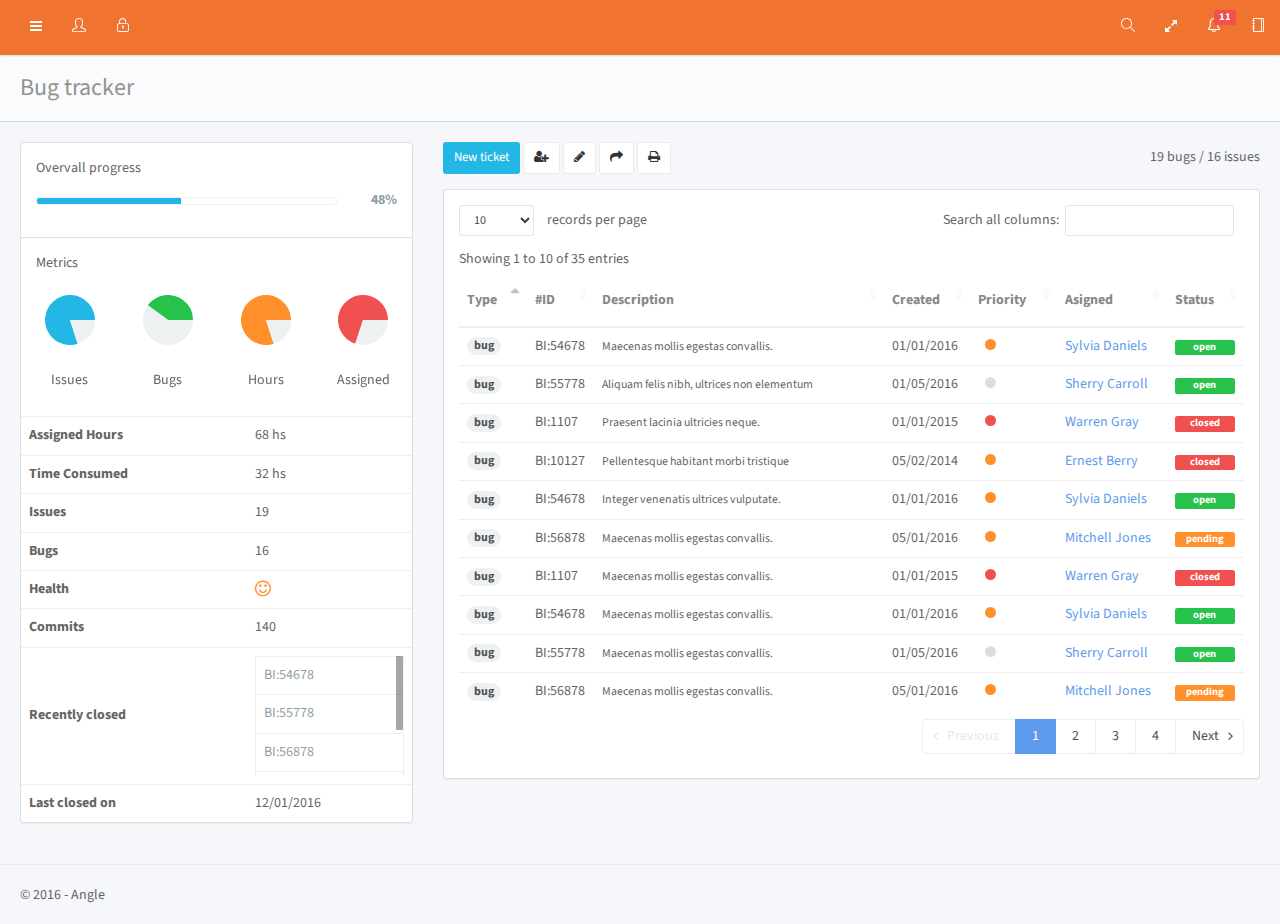
<file: app/bug-tracker.html>
<!DOCTYPE html>
<html lang="en">

<head>
   <meta charset="utf-8">
   <meta name="viewport" content="width=device-width, initial-scale=1, maximum-scale=1">
   <meta name="description" content="Bootstrap Admin App + jQuery">
   <meta name="keywords" content="app, responsive, jquery, bootstrap, dashboard, admin">
   <title>Angle - Bootstrap Admin Template</title>
   <!-- =============== VENDOR STYLES ===============-->
   <!-- FONT AWESOME-->
   <link rel="stylesheet" href="../vendor/fontawesome/css/font-awesome.min.css">
   <!-- SIMPLE LINE ICONS-->
   <link rel="stylesheet" href="../vendor/simple-line-icons/css/simple-line-icons.css">
   <!-- ANIMATE.CSS-->
   <link rel="stylesheet" href="../vendor/animate.css/animate.min.css">
   <!-- WHIRL (spinners)-->
   <link rel="stylesheet" href="../vendor/whirl/dist/whirl.css">
   <!-- =============== PAGE VENDOR STYLES ===============-->
   <!-- DATATABLES-->
   <link rel="stylesheet" href="../vendor/datatables-colvis/css/dataTables.colVis.css">
   <link rel="stylesheet" href="../vendor/datatables/media/css/dataTables.bootstrap.css">
   <link rel="stylesheet" href="../vendor/dataTables.fontAwesome/index.css">
   <!-- =============== BOOTSTRAP STYLES ===============-->
   <link rel="stylesheet" href="css/bootstrap.css" id="bscss">
   <!-- =============== APP STYLES ===============-->
   <link rel="stylesheet" href="css/app.css" id="maincss">
</head>

<body>
   <div class="wrapper">
      <!-- top navbar-->
      <header class="topnavbar-wrapper">
         <!-- START Top Navbar-->
         <nav role="navigation" class="navbar topnavbar">
            <!-- START navbar header-->
            <div class="navbar-header">
               <a href="#/" class="navbar-brand">
                  <div class="brand-logo">
                     <img src="img/logo.png" alt="App Logo" class="img-responsive">
                  </div>
                  <div class="brand-logo-collapsed">
                     <img src="img/logo-single.png" alt="App Logo" class="img-responsive">
                  </div>
               </a>
            </div>
            <!-- END navbar header-->
            <!-- START Nav wrapper-->
            <div class="nav-wrapper">
               <!-- START Left navbar-->
               <ul class="nav navbar-nav">
                  <li>
                     <!-- Button used to collapse the left sidebar. Only visible on tablet and desktops-->
                     <a href="#" data-trigger-resize="" data-toggle-state="aside-collapsed" class="hidden-xs">
                        <em class="fa fa-navicon"></em>
                     </a>
                     <!-- Button to show/hide the sidebar on mobile. Visible on mobile only.-->
                     <a href="#" data-toggle-state="aside-toggled" data-no-persist="true" class="visible-xs sidebar-toggle">
                        <em class="fa fa-navicon"></em>
                     </a>
                  </li>
                  <!-- START User avatar toggle-->
                  <li>
                     <!-- Button used to collapse the left sidebar. Only visible on tablet and desktops-->
                     <a id="user-block-toggle" href="#user-block" data-toggle="collapse">
                        <em class="icon-user"></em>
                     </a>
                  </li>
                  <!-- END User avatar toggle-->
                  <!-- START lock screen-->
                  <li>
                     <a href="lock.html" title="Lock screen">
                        <em class="icon-lock"></em>
                     </a>
                  </li>
                  <!-- END lock screen-->
               </ul>
               <!-- END Left navbar-->
               <!-- START Right Navbar-->
               <ul class="nav navbar-nav navbar-right">
                  <!-- Search icon-->
                  <li>
                     <a href="#" data-search-open="">
                        <em class="icon-magnifier"></em>
                     </a>
                  </li>
                  <!-- Fullscreen (only desktops)-->
                  <li class="visible-lg">
                     <a href="#" data-toggle-fullscreen="">
                        <em class="fa fa-expand"></em>
                     </a>
                  </li>
                  <!-- START Alert menu-->
                  <li class="dropdown dropdown-list">
                     <a href="#" data-toggle="dropdown">
                        <em class="icon-bell"></em>
                        <div class="label label-danger">11</div>
                     </a>
                     <!-- START Dropdown menu-->
                     <ul class="dropdown-menu animated flipInX">
                        <li>
                           <!-- START list group-->
                           <div class="list-group">
                              <!-- list item-->
                              <a href="#" class="list-group-item">
                                 <div class="media-box">
                                    <div class="pull-left">
                                       <em class="fa fa-twitter fa-2x text-info"></em>
                                    </div>
                                    <div class="media-box-body clearfix">
                                       <p class="m0">New followers</p>
                                       <p class="m0 text-muted">
                                          <small>1 new follower</small>
                                       </p>
                                    </div>
                                 </div>
                              </a>
                              <!-- list item-->
                              <a href="#" class="list-group-item">
                                 <div class="media-box">
                                    <div class="pull-left">
                                       <em class="fa fa-envelope fa-2x text-warning"></em>
                                    </div>
                                    <div class="media-box-body clearfix">
                                       <p class="m0">New e-mails</p>
                                       <p class="m0 text-muted">
                                          <small>You have 10 new emails</small>
                                       </p>
                                    </div>
                                 </div>
                              </a>
                              <!-- list item-->
                              <a href="#" class="list-group-item">
                                 <div class="media-box">
                                    <div class="pull-left">
                                       <em class="fa fa-tasks fa-2x text-success"></em>
                                    </div>
                                    <div class="media-box-body clearfix">
                                       <p class="m0">Pending Tasks</p>
                                       <p class="m0 text-muted">
                                          <small>11 pending task</small>
                                       </p>
                                    </div>
                                 </div>
                              </a>
                              <!-- last list item-->
                              <a href="#" class="list-group-item">
                                 <small>More notifications</small>
                                 <span class="label label-danger pull-right">14</span>
                              </a>
                           </div>
                           <!-- END list group-->
                        </li>
                     </ul>
                     <!-- END Dropdown menu-->
                  </li>
                  <!-- END Alert menu-->
                  <!-- START Offsidebar button-->
                  <li>
                     <a href="#" data-toggle-state="offsidebar-open" data-no-persist="true">
                        <em class="icon-notebook"></em>
                     </a>
                  </li>
                  <!-- END Offsidebar menu-->
               </ul>
               <!-- END Right Navbar-->
            </div>
            <!-- END Nav wrapper-->
            <!-- START Search form-->
            <form role="search" action="search.html" class="navbar-form">
               <div class="form-group has-feedback">
                  <input type="text" placeholder="Type and hit enter ..." class="form-control">
                  <div data-search-dismiss="" class="fa fa-times form-control-feedback"></div>
               </div>
               <button type="submit" class="hidden btn btn-default">Submit</button>
            </form>
            <!-- END Search form-->
         </nav>
         <!-- END Top Navbar-->
      </header>
      <!-- sidebar-->
      <aside class="aside">
         <!-- START Sidebar (left)-->
         <div class="aside-inner">
            <nav data-sidebar-anyclick-close="" class="sidebar">
               <!-- START sidebar nav-->
               <ul class="nav">
                  <!-- START user info-->
                  <li class="has-user-block">
                     <div id="user-block" class="collapse">
                        <div class="item user-block">
                           <!-- User picture-->
                           <div class="user-block-picture">
                              <div class="user-block-status">
                                 <img src="img/user/02.jpg" alt="Avatar" width="60" height="60" class="img-thumbnail img-circle">
                                 <div class="circle circle-success circle-lg"></div>
                              </div>
                           </div>
                           <!-- Name and Job-->
                           <div class="user-block-info">
                              <span class="user-block-name">Hello, Mike</span>
                              <span class="user-block-role">Designer</span>
                           </div>
                        </div>
                     </div>
                  </li>
                  <!-- END user info-->
                  <!-- Iterates over all sidebar items-->
                  <li class="nav-heading ">
                     <span data-localize="sidebar.heading.HEADER">Main Navigation</span>
                  </li>
                  <li class=" ">
                     <a href="#dashboard" title="Dashboard" data-toggle="collapse">
                        <div class="pull-right label label-info">3</div>
                        <em class="icon-speedometer"></em>
                        <span data-localize="sidebar.nav.DASHBOARD">Dashboard</span>
                     </a>
                     <ul id="dashboard" class="nav sidebar-subnav collapse">
                        <li class="sidebar-subnav-header">Dashboard</li>
                        <li class=" ">
                           <a href="dashboard.html" title="Dashboard v1">
                              <span>Dashboard v1</span>
                           </a>
                        </li>
                        <li class=" ">
                           <a href="dashboard_v2.html" title="Dashboard v2">
                              <span>Dashboard v2</span>
                           </a>
                        </li>
                        <li class=" ">
                           <a href="dashboard_v3.html" title="Dashboard v3">
                              <span>Dashboard v3</span>
                           </a>
                        </li>
                     </ul>
                  </li>
                  <li class=" ">
                     <a href="widgets.html" title="Widgets">
                        <div class="pull-right label label-success">30</div>
                        <em class="icon-grid"></em>
                        <span data-localize="sidebar.nav.WIDGETS">Widgets</span>
                     </a>
                  </li>
                  <li class=" ">
                     <a href="#layout" title="Layouts" data-toggle="collapse">
                        <em class="icon-layers"></em>
                        <span>Layouts</span>
                     </a>
                     <ul id="layout" class="nav sidebar-subnav collapse">
                        <li class="sidebar-subnav-header">Layouts</li>
                        <li class=" ">
                           <a href="dashboard_h.html" title="Horizontal">
                              <span>Horizontal</span>
                           </a>
                        </li>
                     </ul>
                  </li>
                  <li class="nav-heading ">
                     <span data-localize="sidebar.heading.COMPONENTS">Components</span>
                  </li>
                  <li class=" ">
                     <a href="#elements" title="Elements" data-toggle="collapse">
                        <em class="icon-chemistry"></em>
                        <span data-localize="sidebar.nav.element.ELEMENTS">Elements</span>
                     </a>
                     <ul id="elements" class="nav sidebar-subnav collapse">
                        <li class="sidebar-subnav-header">Elements</li>
                        <li class=" ">
                           <a href="buttons.html" title="Buttons">
                              <span data-localize="sidebar.nav.element.BUTTON">Buttons</span>
                           </a>
                        </li>
                        <li class=" ">
                           <a href="notifications.html" title="Notifications">
                              <span data-localize="sidebar.nav.element.NOTIFICATION">Notifications</span>
                           </a>
                        </li>
                        <li class=" ">
                           <a href="sweetalert.html" title="Sweet Alert">
                              <span>Sweet Alert</span>
                           </a>
                        </li>
                        <li class=" ">
                           <a href="tour.html" title="Tour">
                              <span>Tour</span>
                           </a>
                        </li>
                        <li class=" ">
                           <a href="carousel.html" title="Carousel">
                              <span data-localize="sidebar.nav.element.INTERACTION">Carousel</span>
                           </a>
                        </li>
                        <li class=" ">
                           <a href="spinners.html" title="Spinners">
                              <span data-localize="sidebar.nav.element.SPINNER">Spinners</span>
                           </a>
                        </li>
                        <li class=" ">
                           <a href="animations.html" title="Animations">
                              <span data-localize="sidebar.nav.element.ANIMATION">Animations</span>
                           </a>
                        </li>
                        <li class=" ">
                           <a href="dropdown-animations.html" title="Dropdown">
                              <span data-localize="sidebar.nav.element.DROPDOWN">Dropdown</span>
                           </a>
                        </li>
                        <li class=" ">
                           <a href="nestable.html" title="Nestable">
                              <span>Nestable</span>
                           </a>
                        </li>
                        <li class=" ">
                           <a href="sortable.html" title="Sortable">
                              <span>Sortable</span>
                           </a>
                        </li>
                        <li class=" ">
                           <a href="panels.html" title="Panels">
                              <span data-localize="sidebar.nav.element.PANEL">Panels</span>
                           </a>
                        </li>
                        <li class=" ">
                           <a href="portlets.html" title="Portlets">
                              <span data-localize="sidebar.nav.element.PORTLET">Portlets</span>
                           </a>
                        </li>
                        <li class=" ">
                           <a href="grid.html" title="Grid">
                              <span data-localize="sidebar.nav.element.GRID">Grid</span>
                           </a>
                        </li>
                        <li class=" ">
                           <a href="grid-masonry.html" title="Grid Masonry">
                              <span data-localize="sidebar.nav.element.GRID_MASONRY">Grid Masonry</span>
                           </a>
                        </li>
                        <li class=" ">
                           <a href="typo.html" title="Typography">
                              <span data-localize="sidebar.nav.element.TYPO">Typography</span>
                           </a>
                        </li>
                        <li class=" ">
                           <a href="icons-font.html" title="Font Icons">
                              <div class="pull-right label label-success">+400</div>
                              <span data-localize="sidebar.nav.element.FONT_ICON">Font Icons</span>
                           </a>
                        </li>
                        <li class=" ">
                           <a href="icons-weather.html" title="Weather Icons">
                              <div class="pull-right label label-success">+100</div>
                              <span data-localize="sidebar.nav.element.WEATHER_ICON">Weather Icons</span>
                           </a>
                        </li>
                        <li class=" ">
                           <a href="colors.html" title="Colors">
                              <span data-localize="sidebar.nav.element.COLOR">Colors</span>
                           </a>
                        </li>
                     </ul>
                  </li>
                  <li class=" ">
                     <a href="#forms" title="Forms" data-toggle="collapse">
                        <em class="icon-note"></em>
                        <span data-localize="sidebar.nav.form.FORM">Forms</span>
                     </a>
                     <ul id="forms" class="nav sidebar-subnav collapse">
                        <li class="sidebar-subnav-header">Forms</li>
                        <li class=" ">
                           <a href="form-standard.html" title="Standard">
                              <span data-localize="sidebar.nav.form.STANDARD">Standard</span>
                           </a>
                        </li>
                        <li class=" ">
                           <a href="form-extended.html" title="Extended">
                              <span data-localize="sidebar.nav.form.EXTENDED">Extended</span>
                           </a>
                        </li>
                        <li class=" ">
                           <a href="form-validation.html" title="Validation">
                              <span data-localize="sidebar.nav.form.VALIDATION">Validation</span>
                           </a>
                        </li>
                        <li class=" ">
                           <a href="form-wizard.html" title="Wizard">
                              <span>Wizard</span>
                           </a>
                        </li>
                        <li class=" ">
                           <a href="form-upload.html" title="Upload">
                              <span>Upload</span>
                           </a>
                        </li>
                        <li class=" ">
                           <a href="form-xeditable.html" title="xEditable">
                              <span>xEditable</span>
                           </a>
                        </li>
                        <li class=" ">
                           <a href="form-imagecrop.html" title="Cropper">
                              <span>Cropper</span>
                           </a>
                        </li>
                     </ul>
                  </li>
                  <li class=" ">
                     <a href="#charts" title="Charts" data-toggle="collapse">
                        <em class="icon-graph"></em>
                        <span data-localize="sidebar.nav.chart.CHART">Charts</span>
                     </a>
                     <ul id="charts" class="nav sidebar-subnav collapse">
                        <li class="sidebar-subnav-header">Charts</li>
                        <li class=" ">
                           <a href="chart-flot.html" title="Flot">
                              <span data-localize="sidebar.nav.chart.FLOT">Flot</span>
                           </a>
                        </li>
                        <li class=" ">
                           <a href="chart-radial.html" title="Radial">
                              <span data-localize="sidebar.nav.chart.RADIAL">Radial</span>
                           </a>
                        </li>
                        <li class=" ">
                           <a href="chart-js.html" title="Chart JS">
                              <span>Chart JS</span>
                           </a>
                        </li>
                        <li class=" ">
                           <a href="chart-rickshaw.html" title="Rickshaw">
                              <span>Rickshaw</span>
                           </a>
                        </li>
                        <li class=" ">
                           <a href="chart-morris.html" title="MorrisJS">
                              <span>MorrisJS</span>
                           </a>
                        </li>
                        <li class=" ">
                           <a href="chart-chartist.html" title="Chartist">
                              <span>Chartist</span>
                           </a>
                        </li>
                     </ul>
                  </li>
                  <li class=" ">
                     <a href="#tables" title="Tables" data-toggle="collapse">
                        <em class="icon-grid"></em>
                        <span data-localize="sidebar.nav.table.TABLE">Tables</span>
                     </a>
                     <ul id="tables" class="nav sidebar-subnav collapse">
                        <li class="sidebar-subnav-header">Tables</li>
                        <li class=" ">
                           <a href="table-standard.html" title="Standard">
                              <span data-localize="sidebar.nav.table.STANDARD">Standard</span>
                           </a>
                        </li>
                        <li class=" ">
                           <a href="table-extended.html" title="Extended">
                              <span data-localize="sidebar.nav.table.EXTENDED">Extended</span>
                           </a>
                        </li>
                        <li class=" ">
                           <a href="table-datatable.html" title="DataTables">
                              <span data-localize="sidebar.nav.table.DATATABLE">DataTables</span>
                           </a>
                        </li>
                        <li class=" ">
                           <a href="table-jqgrid.html" title="jqGrid">
                              <span>jqGrid</span>
                           </a>
                        </li>
                     </ul>
                  </li>
                  <li class=" ">
                     <a href="#maps" title="Maps" data-toggle="collapse">
                        <em class="icon-map"></em>
                        <span data-localize="sidebar.nav.map.MAP">Maps</span>
                     </a>
                     <ul id="maps" class="nav sidebar-subnav collapse">
                        <li class="sidebar-subnav-header">Maps</li>
                        <li class=" ">
                           <a href="maps-google.html" title="Google Maps">
                              <span data-localize="sidebar.nav.map.GOOGLE">Google Maps</span>
                           </a>
                        </li>
                        <li class=" ">
                           <a href="maps-vector.html" title="Vector Maps">
                              <span data-localize="sidebar.nav.map.VECTOR">Vector Maps</span>
                           </a>
                        </li>
                     </ul>
                  </li>
                  <li class="nav-heading ">
                     <span data-localize="sidebar.heading.MORE">More</span>
                  </li>
                  <li class=" ">
                     <a href="#pages" title="Pages" data-toggle="collapse">
                        <em class="icon-doc"></em>
                        <span data-localize="sidebar.nav.pages.PAGES">Pages</span>
                     </a>
                     <ul id="pages" class="nav sidebar-subnav collapse">
                        <li class="sidebar-subnav-header">Pages</li>
                        <li class=" ">
                           <a href="login.html" title="Login">
                              <span data-localize="sidebar.nav.pages.LOGIN">Login</span>
                           </a>
                        </li>
                        <li class=" ">
                           <a href="register.html" title="Sign up">
                              <span data-localize="sidebar.nav.pages.REGISTER">Sign up</span>
                           </a>
                        </li>
                        <li class=" ">
                           <a href="recover.html" title="Recover Password">
                              <span data-localize="sidebar.nav.pages.RECOVER">Recover Password</span>
                           </a>
                        </li>
                        <li class=" ">
                           <a href="lock.html" title="Lock">
                              <span data-localize="sidebar.nav.pages.LOCK">Lock</span>
                           </a>
                        </li>
                        <li class=" ">
                           <a href="template.html" title="Starter Template">
                              <span data-localize="sidebar.nav.pages.STARTER">Starter Template</span>
                           </a>
                        </li>
                        <li class=" ">
                           <a href="404.html" title="404">
                              <span>404</span>
                           </a>
                        </li>
                        <li class=" ">
                           <a href="500.html" title="500">
                              <span>500</span>
                           </a>
                        </li>
                        <li class=" ">
                           <a href="maintenance.html" title="Maintenance">
                              <span>Maintenance</span>
                           </a>
                        </li>
                     </ul>
                  </li>
                  <li class=" ">
                     <a href="#extras" title="Extras" data-toggle="collapse">
                        <em class="icon-cup"></em>
                        <span data-localize="sidebar.nav.extra.EXTRA">Extras</span>
                     </a>
                     <ul id="extras" class="nav sidebar-subnav collapse">
                        <li class="sidebar-subnav-header">Extras</li>
                        <li class=" ">
                           <a href="#blog" title="Blog" data-toggle="collapse">
                              <em class="fa fa-angle-right"></em>
                              <span>Blog</span>
                           </a>
                           <ul id="blog" class="nav sidebar-subnav collapse">
                              <li class="sidebar-subnav-header">Blog</li>
                              <li class=" ">
                                 <a href="blog.html" title="List">
                                    <span>List</span>
                                 </a>
                              </li>
                              <li class=" ">
                                 <a href="blog-post.html" title="Post">
                                    <span>Post</span>
                                 </a>
                              </li>
                              <li class=" ">
                                 <a href="blog-articles.html" title="Articles">
                                    <span>Articles</span>
                                 </a>
                              </li>
                              <li class=" ">
                                 <a href="blog-article-view.html" title="Article View">
                                    <span>Article View</span>
                                 </a>
                              </li>
                           </ul>
                        </li>
                        <li class=" ">
                           <a href="#ecommerce" title="eCommerce" data-toggle="collapse">
                              <em class="fa fa-angle-right"></em>
                              <span>eCommerce</span>
                           </a>
                           <ul id="ecommerce" class="nav sidebar-subnav collapse">
                              <li class="sidebar-subnav-header">eCommerce</li>
                              <li class=" ">
                                 <a href="ecommerce-orders.html" title="Orders">
                                    <div class="pull-right label label-info">10</div>
                                    <span>Orders</span>
                                 </a>
                              </li>
                              <li class=" ">
                                 <a href="ecommerce-order-view.html" title="Order View">
                                    <span>Order View</span>
                                 </a>
                              </li>
                              <li class=" ">
                                 <a href="ecommerce-products.html" title="Products">
                                    <span>Products</span>
                                 </a>
                              </li>
                              <li class=" ">
                                 <a href="ecommerce-product-view.html" title="Product View">
                                    <span>Product View</span>
                                 </a>
                              </li>
                              <li class=" ">
                                 <a href="ecommerce-checkout.html" title="Checkout">
                                    <span>Checkout</span>
                                 </a>
                              </li>
                           </ul>
                        </li>
                        <li class=" ">
                           <a href="#forum" title="Forum" data-toggle="collapse">
                              <em class="fa fa-angle-right"></em>
                              <span>Forum</span>
                           </a>
                           <ul id="forum" class="nav sidebar-subnav collapse">
                              <li class="sidebar-subnav-header">Forum</li>
                              <li class=" ">
                                 <a href="forum-categories.html" title="Categories">
                                    <span>Categories</span>
                                 </a>
                              </li>
                              <li class=" ">
                                 <a href="forum-topics.html" title="Topics">
                                    <span>Topics</span>
                                 </a>
                              </li>
                              <li class=" ">
                                 <a href="forum-discussion.html" title="Discussion">
                                    <span>Discussion</span>
                                 </a>
                              </li>
                           </ul>
                        </li>
                        <li class=" ">
                           <a href="contacts.html" title="Contacts">
                              <span>Contacts</span>
                           </a>
                        </li>
                        <li class=" ">
                           <a href="contact-details.html" title="Contact details">
                              <span>Contact details</span>
                           </a>
                        </li>
                        <li class=" ">
                           <a href="projects.html" title="Projects">
                              <span>Projects</span>
                           </a>
                        </li>
                        <li class=" ">
                           <a href="project-details.html" title="Projects details">
                              <span>Projects details</span>
                           </a>
                        </li>
                        <li class=" ">
                           <a href="team-viewer.html" title="Team viewer">
                              <span>Team viewer</span>
                           </a>
                        </li>
                        <li class=" ">
                           <a href="social-board.html" title="Social board">
                              <span>Social board</span>
                           </a>
                        </li>
                        <li class=" ">
                           <a href="vote-links.html" title="Vote links">
                              <span>Vote links</span>
                           </a>
                        </li>
                        <li class=" active">
                           <a href="bug-tracker.html" title="Bug tracker">
                              <span>Bug tracker</span>
                           </a>
                        </li>
                        <li class=" ">
                           <a href="faq.html" title="FAQ">
                              <span>FAQ</span>
                           </a>
                        </li>
                        <li class=" ">
                           <a href="help-center.html" title="Help Center">
                              <span>Help Center</span>
                           </a>
                        </li>
                        <li class=" ">
                           <a href="followers.html" title="Followers">
                              <span>Followers</span>
                           </a>
                        </li>
                        <li class=" ">
                           <a href="settings.html" title="Settings">
                              <span>Settings</span>
                           </a>
                        </li>
                        <li class=" ">
                           <a href="plans.html" title="Plans">
                              <span>Plans</span>
                           </a>
                        </li>
                        <li class=" ">
                           <a href="file-manager.html" title="File manager">
                              <span>File manager</span>
                           </a>
                        </li>
                        <li class=" ">
                           <a href="mailbox.html" title="Mailbox">
                              <span data-localize="sidebar.nav.extra.MAILBOX">Mailbox</span>
                           </a>
                        </li>
                        <li class=" ">
                           <a href="timeline.html" title="Timeline">
                              <span data-localize="sidebar.nav.extra.TIMELINE">Timeline</span>
                           </a>
                        </li>
                        <li class=" ">
                           <a href="calendar.html" title="Calendar">
                              <span data-localize="sidebar.nav.extra.CALENDAR">Calendar</span>
                           </a>
                        </li>
                        <li class=" ">
                           <a href="invoice.html" title="Invoice">
                              <span data-localize="sidebar.nav.extra.INVOICE">Invoice</span>
                           </a>
                        </li>
                        <li class=" ">
                           <a href="search.html" title="Search">
                              <span data-localize="sidebar.nav.extra.SEARCH">Search</span>
                           </a>
                        </li>
                        <li class=" ">
                           <a href="todo.html" title="Todo List">
                              <span data-localize="sidebar.nav.extra.TODO">Todo List</span>
                           </a>
                        </li>
                        <li class=" ">
                           <a href="profile.html" title="Profile">
                              <span data-localize="sidebar.nav.extra.PROFILE">Profile</span>
                           </a>
                        </li>
                     </ul>
                  </li>
                  <li class=" ">
                     <a href="#multilevel" title="Multilevel" data-toggle="collapse">
                        <em class="fa fa-folder-open-o"></em>
                        <span>Multilevel</span>
                     </a>
                     <ul id="multilevel" class="nav sidebar-subnav collapse">
                        <li class="sidebar-subnav-header">Multilevel</li>
                        <li class=" ">
                           <a href="#level1" title="Level 1" data-toggle="collapse">
                              <span>Level 1</span>
                           </a>
                           <ul id="level1" class="nav sidebar-subnav collapse">
                              <li class="sidebar-subnav-header">Level 1</li>
                              <li class=" ">
                                 <a href="multilevel-1.html" title="Level1 Item">
                                    <span>Level1 Item</span>
                                 </a>
                              </li>
                              <li class=" ">
                                 <a href="#level2" title="Level 2" data-toggle="collapse">
                                    <span>Level 2</span>
                                 </a>
                                 <ul id="level2" class="nav sidebar-subnav collapse">
                                    <li class="sidebar-subnav-header">Level 2</li>
                                    <li class=" ">
                                       <a href="#level3" title="Level 3" data-toggle="collapse">
                                          <span>Level 3</span>
                                       </a>
                                       <ul id="level3" class="nav sidebar-subnav collapse">
                                          <li class="sidebar-subnav-header">Level 3</li>
                                          <li class=" ">
                                             <a href="multilevel-3.html" title="Level3 Item">
                                                <span>Level3 Item</span>
                                             </a>
                                          </li>
                                       </ul>
                                    </li>
                                 </ul>
                              </li>
                           </ul>
                        </li>
                     </ul>
                  </li>
                  <li class=" ">
                     <a href="documentation.html" title="Documentation">
                        <em class="icon-graduation"></em>
                        <span data-localize="sidebar.nav.DOCUMENTATION">Documentation</span>
                     </a>
                  </li>
               </ul>
               <!-- END sidebar nav-->
            </nav>
         </div>
         <!-- END Sidebar (left)-->
      </aside>
      <!-- offsidebar-->
      <aside class="offsidebar hide">
         <!-- START Off Sidebar (right)-->
         <nav>
            <div role="tabpanel">
               <!-- Nav tabs-->
               <ul role="tablist" class="nav nav-tabs nav-justified">
                  <li role="presentation" class="active">
                     <a href="#app-settings" aria-controls="app-settings" role="tab" data-toggle="tab">
                        <em class="icon-equalizer fa-lg"></em>
                     </a>
                  </li>
                  <li role="presentation">
                     <a href="#app-chat" aria-controls="app-chat" role="tab" data-toggle="tab">
                        <em class="icon-user fa-lg"></em>
                     </a>
                  </li>
               </ul>
               <!-- Tab panes-->
               <div class="tab-content">
                  <div id="app-settings" role="tabpanel" class="tab-pane fade in active">
                     <h3 class="text-center text-thin">Settings</h3>
                     <div class="p">
                        <h4 class="text-muted text-thin">Themes</h4>
                        <div class="table-grid mb">
                           <div class="col mb">
                              <div class="setting-color">
                                 <label data-load-css="css/theme-a.css">
                                    <input type="radio" name="setting-theme" checked="checked">
                                    <span class="icon-check"></span>
                                    <span class="split">
                                       <span class="color bg-info"></span>
                                       <span class="color bg-info-light"></span>
                                    </span>
                                    <span class="color bg-white"></span>
                                 </label>
                              </div>
                           </div>
                           <div class="col mb">
                              <div class="setting-color">
                                 <label data-load-css="css/theme-b.css">
                                    <input type="radio" name="setting-theme">
                                    <span class="icon-check"></span>
                                    <span class="split">
                                       <span class="color bg-green"></span>
                                       <span class="color bg-green-light"></span>
                                    </span>
                                    <span class="color bg-white"></span>
                                 </label>
                              </div>
                           </div>
                           <div class="col mb">
                              <div class="setting-color">
                                 <label data-load-css="css/theme-c.css">
                                    <input type="radio" name="setting-theme">
                                    <span class="icon-check"></span>
                                    <span class="split">
                                       <span class="color bg-purple"></span>
                                       <span class="color bg-purple-light"></span>
                                    </span>
                                    <span class="color bg-white"></span>
                                 </label>
                              </div>
                           </div>
                           <div class="col mb">
                              <div class="setting-color">
                                 <label data-load-css="css/theme-d.css">
                                    <input type="radio" name="setting-theme">
                                    <span class="icon-check"></span>
                                    <span class="split">
                                       <span class="color bg-danger"></span>
                                       <span class="color bg-danger-light"></span>
                                    </span>
                                    <span class="color bg-white"></span>
                                 </label>
                              </div>
                           </div>
                        </div>
                        <div class="table-grid mb">
                           <div class="col mb">
                              <div class="setting-color">
                                 <label data-load-css="css/theme-e.css">
                                    <input type="radio" name="setting-theme">
                                    <span class="icon-check"></span>
                                    <span class="split">
                                       <span class="color bg-info-dark"></span>
                                       <span class="color bg-info"></span>
                                    </span>
                                    <span class="color bg-gray-dark"></span>
                                 </label>
                              </div>
                           </div>
                           <div class="col mb">
                              <div class="setting-color">
                                 <label data-load-css="css/theme-f.css">
                                    <input type="radio" name="setting-theme">
                                    <span class="icon-check"></span>
                                    <span class="split">
                                       <span class="color bg-green-dark"></span>
                                       <span class="color bg-green"></span>
                                    </span>
                                    <span class="color bg-gray-dark"></span>
                                 </label>
                              </div>
                           </div>
                           <div class="col mb">
                              <div class="setting-color">
                                 <label data-load-css="css/theme-g.css">
                                    <input type="radio" name="setting-theme">
                                    <span class="icon-check"></span>
                                    <span class="split">
                                       <span class="color bg-purple-dark"></span>
                                       <span class="color bg-purple"></span>
                                    </span>
                                    <span class="color bg-gray-dark"></span>
                                 </label>
                              </div>
                           </div>
                           <div class="col mb">
                              <div class="setting-color">
                                 <label data-load-css="css/theme-h.css">
                                    <input type="radio" name="setting-theme">
                                    <span class="icon-check"></span>
                                    <span class="split">
                                       <span class="color bg-danger-dark"></span>
                                       <span class="color bg-danger"></span>
                                    </span>
                                    <span class="color bg-gray-dark"></span>
                                 </label>
                              </div>
                           </div>
                        </div>
                     </div>
                     <div class="p">
                        <h4 class="text-muted text-thin">Layout</h4>
                        <div class="clearfix">
                           <p class="pull-left">Fixed</p>
                           <div class="pull-right">
                              <label class="switch">
                                 <input id="chk-fixed" type="checkbox" data-toggle-state="layout-fixed">
                                 <span></span>
                              </label>
                           </div>
                        </div>
                        <div class="clearfix">
                           <p class="pull-left">Boxed</p>
                           <div class="pull-right">
                              <label class="switch">
                                 <input id="chk-boxed" type="checkbox" data-toggle-state="layout-boxed">
                                 <span></span>
                              </label>
                           </div>
                        </div>
                        <div class="clearfix">
                           <p class="pull-left">RTL</p>
                           <div class="pull-right">
                              <label class="switch">
                                 <input id="chk-rtl" type="checkbox">
                                 <span></span>
                              </label>
                           </div>
                        </div>
                     </div>
                     <div class="p">
                        <h4 class="text-muted text-thin">Aside</h4>
                        <div class="clearfix">
                           <p class="pull-left">Collapsed</p>
                           <div class="pull-right">
                              <label class="switch">
                                 <input id="chk-collapsed" type="checkbox" data-toggle-state="aside-collapsed">
                                 <span></span>
                              </label>
                           </div>
                        </div>
                        <div class="clearfix">
                           <p class="pull-left">Collapsed Text</p>
                           <div class="pull-right">
                              <label class="switch">
                                 <input id="chk-collapsed-text" type="checkbox" data-toggle-state="aside-collapsed-text">
                                 <span></span>
                              </label>
                           </div>
                        </div>
                        <div class="clearfix">
                           <p class="pull-left">Float</p>
                           <div class="pull-right">
                              <label class="switch">
                                 <input id="chk-float" type="checkbox" data-toggle-state="aside-float">
                                 <span></span>
                              </label>
                           </div>
                        </div>
                        <div class="clearfix">
                           <p class="pull-left">Hover</p>
                           <div class="pull-right">
                              <label class="switch">
                                 <input id="chk-hover" type="checkbox" data-toggle-state="aside-hover">
                                 <span></span>
                              </label>
                           </div>
                        </div>
                        <div class="clearfix">
                           <p class="pull-left">Show Scrollbar</p>
                           <div class="pull-right">
                              <label class="switch">
                                 <input id="chk-hover" type="checkbox" data-toggle-state="show-scrollbar" data-target=".sidebar">
                                 <span></span>
                              </label>
                           </div>
                        </div>
                     </div>
                  </div>
                  <div id="app-chat" role="tabpanel" class="tab-pane fade">
                     <h3 class="text-center text-thin">Connections</h3>
                     <ul class="nav">
                        <!-- START list title-->
                        <li class="p">
                           <small class="text-muted">ONLINE</small>
                        </li>
                        <!-- END list title-->
                        <li>
                           <!-- START User status-->
                           <a href="#" class="media-box p mt0">
                              <span class="pull-right">
                                 <span class="circle circle-success circle-lg"></span>
                              </span>
                              <span class="pull-left">
                                 <!-- Contact avatar-->
                                 <img src="img/user/05.jpg" alt="Image" class="media-box-object img-circle thumb48">
                              </span>
                              <!-- Contact info-->
                              <span class="media-box-body">
                                 <span class="media-box-heading">
                                    <strong>Juan Sims</strong>
                                    <br>
                                    <small class="text-muted">Designeer</small>
                                 </span>
                              </span>
                           </a>
                           <!-- END User status-->
                           <!-- START User status-->
                           <a href="#" class="media-box p mt0">
                              <span class="pull-right">
                                 <span class="circle circle-success circle-lg"></span>
                              </span>
                              <span class="pull-left">
                                 <!-- Contact avatar-->
                                 <img src="img/user/06.jpg" alt="Image" class="media-box-object img-circle thumb48">
                              </span>
                              <!-- Contact info-->
                              <span class="media-box-body">
                                 <span class="media-box-heading">
                                    <strong>Maureen Jenkins</strong>
                                    <br>
                                    <small class="text-muted">Designeer</small>
                                 </span>
                              </span>
                           </a>
                           <!-- END User status-->
                           <!-- START User status-->
                           <a href="#" class="media-box p mt0">
                              <span class="pull-right">
                                 <span class="circle circle-danger circle-lg"></span>
                              </span>
                              <span class="pull-left">
                                 <!-- Contact avatar-->
                                 <img src="img/user/07.jpg" alt="Image" class="media-box-object img-circle thumb48">
                              </span>
                              <!-- Contact info-->
                              <span class="media-box-body">
                                 <span class="media-box-heading">
                                    <strong>Billie Dunn</strong>
                                    <br>
                                    <small class="text-muted">Designeer</small>
                                 </span>
                              </span>
                           </a>
                           <!-- END User status-->
                           <!-- START User status-->
                           <a href="#" class="media-box p mt0">
                              <span class="pull-right">
                                 <span class="circle circle-warning circle-lg"></span>
                              </span>
                              <span class="pull-left">
                                 <!-- Contact avatar-->
                                 <img src="img/user/08.jpg" alt="Image" class="media-box-object img-circle thumb48">
                              </span>
                              <!-- Contact info-->
                              <span class="media-box-body">
                                 <span class="media-box-heading">
                                    <strong>Tomothy Roberts</strong>
                                    <br>
                                    <small class="text-muted">Designer</small>
                                 </span>
                              </span>
                           </a>
                           <!-- END User status-->
                        </li>
                        <!-- START list title-->
                        <li class="p">
                           <small class="text-muted">OFFLINE</small>
                        </li>
                        <!-- END list title-->
                        <li>
                           <!-- START User status-->
                           <a href="#" class="media-box p mt0">
                              <span class="pull-right">
                                 <span class="circle circle-lg"></span>
                              </span>
                              <span class="pull-left">
                                 <!-- Contact avatar-->
                                 <img src="img/user/09.jpg" alt="Image" class="media-box-object img-circle thumb48">
                              </span>
                              <!-- Contact info-->
                              <span class="media-box-body">
                                 <span class="media-box-heading">
                                    <strong>Lawrence Robinson</strong>
                                    <br>
                                    <small class="text-muted">Developer</small>
                                 </span>
                              </span>
                           </a>
                           <!-- END User status-->
                           <!-- START User status-->
                           <a href="#" class="media-box p mt0">
                              <span class="pull-right">
                                 <span class="circle circle-lg"></span>
                              </span>
                              <span class="pull-left">
                                 <!-- Contact avatar-->
                                 <img src="img/user/10.jpg" alt="Image" class="media-box-object img-circle thumb48">
                              </span>
                              <!-- Contact info-->
                              <span class="media-box-body">
                                 <span class="media-box-heading">
                                    <strong>Tyrone Owens</strong>
                                    <br>
                                    <small class="text-muted">Designer</small>
                                 </span>
                              </span>
                           </a>
                           <!-- END User status-->
                        </li>
                        <li>
                           <div class="p-lg text-center">
                              <!-- Optional link to list more users-->
                              <a href="#" title="See more contacts" class="btn btn-purple btn-sm">
                                 <strong>Load more..</strong>
                              </a>
                           </div>
                        </li>
                     </ul>
                     <!-- Extra items-->
                     <div class="p">
                        <p>
                           <small class="text-muted">Tasks completion</small>
                        </p>
                        <div class="progress progress-xs m0">
                           <div role="progressbar" aria-valuenow="80" aria-valuemin="0" aria-valuemax="100" class="progress-bar progress-bar-success progress-80">
                              <span class="sr-only">80% Complete</span>
                           </div>
                        </div>
                     </div>
                     <div class="p">
                        <p>
                           <small class="text-muted">Upload quota</small>
                        </p>
                        <div class="progress progress-xs m0">
                           <div role="progressbar" aria-valuenow="40" aria-valuemin="0" aria-valuemax="100" class="progress-bar progress-bar-warning progress-40">
                              <span class="sr-only">40% Complete</span>
                           </div>
                        </div>
                     </div>
                  </div>
               </div>
            </div>
         </nav>
         <!-- END Off Sidebar (right)-->
      </aside>
      <!-- Main section-->
      <section>
         <!-- Page content-->
         <div class="content-wrapper">
            <h3>Bug tracker</h3>
            <div class="row">
               <div class="col-md-4">
                  <!-- Aside panel-->
                  <div class="panel b">
                     <div class="panel-body bb">
                        <p>Overvall progress</p>
                        <div class="table-grid table-grid-align-middle mv">
                           <div class="col">
                              <div class="progress progress-xs m0">
                                 <div style="width:48%" class="progress-bar progress-bar-info">48%</div>
                              </div>
                           </div>
                           <div class="hidden-xs col wd-xxs text-right">
                              <div class="text-bold text-muted">48%</div>
                           </div>
                        </div>
                     </div>
                     <div class="panel-body">
                        <p>Metrics</p>
                        <div class="row text-center">
                           <div class="col-xs-3 col-md-6 col-lg-3">
                              <div class="inline mv">
                                 <div data-sparkline="" values="20,80" data-type="pie" data-height="50" data-slice-colors="[&quot;#edf1f2&quot;, &quot;#23b7e5&quot;]" class="sparkline"></div>
                              </div>
                              <p class="mt-lg">Issues</p>
                           </div>
                           <div class="col-xs-3 col-md-6 col-lg-3">
                              <div class="inline mv">
                                 <div data-sparkline="" values="60,40" data-type="pie" data-height="50" data-slice-colors="[&quot;#edf1f2&quot;, &quot;#27c24c&quot;]" class="sparkline"></div>
                              </div>
                              <p class="mt-lg">Bugs</p>
                           </div>
                           <div class="col-xs-3 col-md-6 col-lg-3">
                              <div class="inline mv">
                                 <div data-sparkline="" values="20,80" data-type="pie" data-height="50" data-slice-colors="[&quot;#edf1f2&quot;, &quot;#ff902b&quot;]" class="sparkline"></div>
                              </div>
                              <p class="mt-lg">Hours</p>
                           </div>
                           <div class="col-xs-3 col-md-6 col-lg-3">
                              <div class="inline mv">
                                 <div data-sparkline="" values="30,70" data-type="pie" data-height="50" data-slice-colors="[&quot;#edf1f2&quot;, &quot;#f05050&quot;]" class="sparkline"></div>
                              </div>
                              <p class="mt-lg">Assigned</p>
                           </div>
                        </div>
                     </div>
                     <table class="table bb">
                        <tbody>
                           <tr>
                              <td>
                                 <strong>Assigned Hours</strong>
                              </td>
                              <td>68 hs</td>
                           </tr>
                           <tr>
                              <td>
                                 <strong>Time Consumed</strong>
                              </td>
                              <td>32 hs</td>
                           </tr>
                           <tr>
                              <td>
                                 <strong>Issues</strong>
                              </td>
                              <td>19</td>
                           </tr>
                           <tr>
                              <td>
                                 <strong>Bugs</strong>
                              </td>
                              <td>16</td>
                           </tr>
                           <tr>
                              <td>
                                 <strong>Health</strong>
                              </td>
                              <td>
                                 <em class="fa fa-smile-o fa-lg text-warning"></em>
                              </td>
                           </tr>
                           <tr>
                              <td>
                                 <strong>Commits</strong>
                              </td>
                              <td>140</td>
                           </tr>
                           <tr>
                              <td>
                                 <strong>Recently closed</strong>
                              </td>
                              <td>
                                 <div data-height="120" data-scrollable="" class="list-group">
                                    <table class="table table-bordered bg-transparent">
                                       <tbody>
                                          <tr>
                                             <td><a href="" class="text-muted">BI:54678</a>
                                             </td>
                                          </tr>
                                          <tr>
                                             <td><a href="" class="text-muted">BI:55778</a>
                                             </td>
                                          </tr>
                                          <tr>
                                             <td><a href="" class="text-muted">BI:56878</a>
                                             </td>
                                          </tr>
                                          <tr>
                                             <td><a href="" class="text-muted">BI:57978</a>
                                             </td>
                                          </tr>
                                          <tr>
                                             <td><a href="" class="text-muted">BI:1107</a>
                                             </td>
                                          </tr>
                                       </tbody>
                                    </table>
                                 </div>
                              </td>
                           </tr>
                           <tr>
                              <td>
                                 <strong>Last closed on</strong>
                              </td>
                              <td>12/01/2016</td>
                           </tr>
                        </tbody>
                     </table>
                  </div>
                  <!-- end Aside panel-->
               </div>
               <div class="col-md-8">
                  <div class="mb-lg clearfix">
                     <div class="pull-left">
                        <button type="button" class="btn btn-sm btn-info">New ticket</button>
                        <button type="button" class="btn btn-sm btn-default">
                           <em class="fa fa-user-plus"></em>
                        </button>
                        <button type="button" class="btn btn-sm btn-default">
                           <em class="fa fa-pencil"></em>
                        </button>
                        <button type="button" class="btn btn-sm btn-default">
                           <em class="fa fa-mail-forward"></em>
                        </button>
                        <button type="button" class="btn btn-sm btn-default">
                           <em class="fa fa-print"></em>
                        </button>
                     </div>
                     <div class="pull-right">
                        <p class="mb0 mt-sm">19 bugs / 16 issues</p>
                     </div>
                  </div>
                  <div class="panel b">
                     <div class="panel-body">
                        <div class="table-responsive">
                           <table id="datatable1" class="table">
                              <thead>
                                 <tr>
                                    <th>Type</th>
                                    <th>#ID</th>
                                    <th>Description</th>
                                    <th>Created</th>
                                    <th>Priority</th>
                                    <th>Asigned</th>
                                    <th>Status</th>
                                 </tr>
                              </thead>
                              <tbody>
                                 <tr>
                                    <td>
                                       <div class="badge bg-gray-lighter">bug</div>
                                    </td>
                                    <td>BI:54678</td>
                                    <td class="text-nowrap">
                                       <small>Maecenas mollis egestas convallis.</small>
                                    </td>
                                    <td>01/01/2016</td>
                                    <td>
                                       <div data-toggle="tooltip" data-title="normal" class="circle circle-lg circle-warning"></div>
                                    </td>
                                    <td><a href="">Sylvia Daniels</a>
                                    </td>
                                    <td>
                                       <div class="inline wd-xxs label label-success">open</div>
                                    </td>
                                 </tr>
                                 <tr>
                                    <td>
                                       <div class="badge bg-gray-lighter">bug</div>
                                    </td>
                                    <td>BI:55778</td>
                                    <td class="text-nowrap">
                                       <small>Aliquam felis nibh, ultrices non elementum</small>
                                    </td>
                                    <td>01/05/2016</td>
                                    <td>
                                       <div data-toggle="tooltip" data-title="low" class="circle circle-lg circle-gray"></div>
                                    </td>
                                    <td><a href="">Sherry Carroll</a>
                                    </td>
                                    <td>
                                       <div class="inline wd-xxs label label-success">open</div>
                                    </td>
                                 </tr>
                                 <tr>
                                    <td>
                                       <div class="badge bg-gray-lighter">issue</div>
                                    </td>
                                    <td>BI:56878</td>
                                    <td class="text-nowrap">
                                       <small>Aliquam condimentum enim a risus cursus blandit.</small>
                                    </td>
                                    <td>05/01/2016</td>
                                    <td>
                                       <div data-toggle="tooltip" data-title="normal" class="circle circle-lg circle-warning"></div>
                                    </td>
                                    <td><a href="">Mitchell Jones</a>
                                    </td>
                                    <td>
                                       <div class="inline wd-xxs label label-warning">pending</div>
                                    </td>
                                 </tr>
                                 <tr>
                                    <td>
                                       <div class="badge bg-gray-lighter">issue</div>
                                    </td>
                                    <td>BI:57978</td>
                                    <td class="text-nowrap">
                                       <small>Sed at libero augue, in euismod tellus.</small>
                                    </td>
                                    <td>01/11/2016</td>
                                    <td>
                                       <div data-toggle="tooltip" data-title="normal" class="circle circle-lg circle-warning"></div>
                                    </td>
                                    <td><a href="">Tracey Parker</a>
                                    </td>
                                    <td>
                                       <div class="inline wd-xxs label label-warning">pending</div>
                                    </td>
                                 </tr>
                                 <tr>
                                    <td>
                                       <div class="badge bg-gray-lighter">bug</div>
                                    </td>
                                    <td>BI:1107</td>
                                    <td class="text-nowrap">
                                       <small>Praesent lacinia ultricies neque.</small>
                                    </td>
                                    <td>01/01/2015</td>
                                    <td>
                                       <div data-toggle="tooltip" data-title="high" class="circle circle-lg circle-danger"></div>
                                    </td>
                                    <td><a href="">Warren Gray</a>
                                    </td>
                                    <td>
                                       <div class="inline wd-xxs label label-danger">closed</div>
                                    </td>
                                 </tr>
                                 <tr>
                                    <td>
                                       <div class="badge bg-gray-lighter">issue</div>
                                    </td>
                                    <td>BI:1117</td>
                                    <td class="text-nowrap">
                                       <small>Lorem ipsum dolor sit amet, consectetur adipiscing elit.</small>
                                    </td>
                                    <td>11/05/2013</td>
                                    <td>
                                       <div data-toggle="tooltip" data-title="normal" class="circle circle-lg circle-warning"></div>
                                    </td>
                                    <td><a href="">Jackson Ramos</a>
                                    </td>
                                    <td>
                                       <div class="inline wd-xxs label label-success">open</div>
                                    </td>
                                 </tr>
                                 <tr>
                                    <td>
                                       <div class="badge bg-gray-lighter">bug</div>
                                    </td>
                                    <td>BI:10127</td>
                                    <td class="text-nowrap">
                                       <small>Pellentesque habitant morbi tristique</small>
                                    </td>
                                    <td>05/02/2014</td>
                                    <td>
                                       <div data-toggle="tooltip" data-title="normal" class="circle circle-lg circle-warning"></div>
                                    </td>
                                    <td><a href="">Ernest Berry</a>
                                    </td>
                                    <td>
                                       <div class="inline wd-xxs label label-danger">closed</div>
                                    </td>
                                 </tr>
                                 <tr>
                                    <td>
                                       <div class="badge bg-gray-lighter">bug</div>
                                    </td>
                                    <td>BI:54678</td>
                                    <td class="text-nowrap">
                                       <small>Integer venenatis ultrices vulputate.</small>
                                    </td>
                                    <td>01/01/2016</td>
                                    <td>
                                       <div data-toggle="tooltip" data-title="normal" class="circle circle-lg circle-warning"></div>
                                    </td>
                                    <td><a href="">Sylvia Daniels</a>
                                    </td>
                                    <td>
                                       <div class="inline wd-xxs label label-success">open</div>
                                    </td>
                                 </tr>
                                 <tr>
                                    <td>
                                       <div class="badge bg-gray-lighter">issue</div>
                                    </td>
                                    <td>BI:55778</td>
                                    <td class="text-nowrap">
                                       <small>Maecenas mollis egestas convallis.</small>
                                    </td>
                                    <td>01/05/2016</td>
                                    <td>
                                       <div data-toggle="tooltip" data-title="low" class="circle circle-lg circle-gray"></div>
                                    </td>
                                    <td><a href="">Sherry Carroll</a>
                                    </td>
                                    <td>
                                       <div class="inline wd-xxs label label-success">open</div>
                                    </td>
                                 </tr>
                                 <tr>
                                    <td>
                                       <div class="badge bg-gray-lighter">bug</div>
                                    </td>
                                    <td>BI:56878</td>
                                    <td class="text-nowrap">
                                       <small>Maecenas mollis egestas convallis.</small>
                                    </td>
                                    <td>05/01/2016</td>
                                    <td>
                                       <div data-toggle="tooltip" data-title="normal" class="circle circle-lg circle-warning"></div>
                                    </td>
                                    <td><a href="">Mitchell Jones</a>
                                    </td>
                                    <td>
                                       <div class="inline wd-xxs label label-warning">pending</div>
                                    </td>
                                 </tr>
                                 <tr>
                                    <td>
                                       <div class="badge bg-gray-lighter">issue</div>
                                    </td>
                                    <td>BI:57978</td>
                                    <td class="text-nowrap">
                                       <small>Maecenas mollis egestas convallis.</small>
                                    </td>
                                    <td>01/11/2016</td>
                                    <td>
                                       <div data-toggle="tooltip" data-title="normal" class="circle circle-lg circle-warning"></div>
                                    </td>
                                    <td><a href="">Tracey Parker</a>
                                    </td>
                                    <td>
                                       <div class="inline wd-xxs label label-warning">pending</div>
                                    </td>
                                 </tr>
                                 <tr>
                                    <td>
                                       <div class="badge bg-gray-lighter">bug</div>
                                    </td>
                                    <td>BI:1107</td>
                                    <td class="text-nowrap">
                                       <small>Maecenas mollis egestas convallis.</small>
                                    </td>
                                    <td>01/01/2015</td>
                                    <td>
                                       <div data-toggle="tooltip" data-title="high" class="circle circle-lg circle-danger"></div>
                                    </td>
                                    <td><a href="">Warren Gray</a>
                                    </td>
                                    <td>
                                       <div class="inline wd-xxs label label-danger">closed</div>
                                    </td>
                                 </tr>
                                 <tr>
                                    <td>
                                       <div class="badge bg-gray-lighter">issue</div>
                                    </td>
                                    <td>BI:1117</td>
                                    <td class="text-nowrap">
                                       <small>Maecenas mollis egestas convallis.</small>
                                    </td>
                                    <td>11/05/2013</td>
                                    <td>
                                       <div data-toggle="tooltip" data-title="normal" class="circle circle-lg circle-warning"></div>
                                    </td>
                                    <td><a href="">Jackson Ramos</a>
                                    </td>
                                    <td>
                                       <div class="inline wd-xxs label label-success">open</div>
                                    </td>
                                 </tr>
                                 <tr>
                                    <td>
                                       <div class="badge bg-gray-lighter">issue</div>
                                    </td>
                                    <td>BI:10127</td>
                                    <td class="text-nowrap">
                                       <small>Maecenas mollis egestas convallis.</small>
                                    </td>
                                    <td>05/02/2014</td>
                                    <td>
                                       <div data-toggle="tooltip" data-title="normal" class="circle circle-lg circle-warning"></div>
                                    </td>
                                    <td><a href="">Ernest Berry</a>
                                    </td>
                                    <td>
                                       <div class="inline wd-xxs label label-danger">closed</div>
                                    </td>
                                 </tr>
                                 <tr>
                                    <td>
                                       <div class="badge bg-gray-lighter">bug</div>
                                    </td>
                                    <td>BI:54678</td>
                                    <td class="text-nowrap">
                                       <small>Maecenas mollis egestas convallis.</small>
                                    </td>
                                    <td>01/01/2016</td>
                                    <td>
                                       <div data-toggle="tooltip" data-title="normal" class="circle circle-lg circle-warning"></div>
                                    </td>
                                    <td><a href="">Sylvia Daniels</a>
                                    </td>
                                    <td>
                                       <div class="inline wd-xxs label label-success">open</div>
                                    </td>
                                 </tr>
                                 <tr>
                                    <td>
                                       <div class="badge bg-gray-lighter">bug</div>
                                    </td>
                                    <td>BI:55778</td>
                                    <td class="text-nowrap">
                                       <small>Maecenas mollis egestas convallis.</small>
                                    </td>
                                    <td>01/05/2016</td>
                                    <td>
                                       <div data-toggle="tooltip" data-title="low" class="circle circle-lg circle-gray"></div>
                                    </td>
                                    <td><a href="">Sherry Carroll</a>
                                    </td>
                                    <td>
                                       <div class="inline wd-xxs label label-success">open</div>
                                    </td>
                                 </tr>
                                 <tr>
                                    <td>
                                       <div class="badge bg-gray-lighter">bug</div>
                                    </td>
                                    <td>BI:56878</td>
                                    <td class="text-nowrap">
                                       <small>Maecenas mollis egestas convallis.</small>
                                    </td>
                                    <td>05/01/2016</td>
                                    <td>
                                       <div data-toggle="tooltip" data-title="normal" class="circle circle-lg circle-warning"></div>
                                    </td>
                                    <td><a href="">Mitchell Jones</a>
                                    </td>
                                    <td>
                                       <div class="inline wd-xxs label label-warning">pending</div>
                                    </td>
                                 </tr>
                                 <tr>
                                    <td>
                                       <div class="badge bg-gray-lighter">bug</div>
                                    </td>
                                    <td>BI:57978</td>
                                    <td class="text-nowrap">
                                       <small>Maecenas mollis egestas convallis.</small>
                                    </td>
                                    <td>01/11/2016</td>
                                    <td>
                                       <div data-toggle="tooltip" data-title="normal" class="circle circle-lg circle-warning"></div>
                                    </td>
                                    <td><a href="">Tracey Parker</a>
                                    </td>
                                    <td>
                                       <div class="inline wd-xxs label label-warning">pending</div>
                                    </td>
                                 </tr>
                                 <tr>
                                    <td>
                                       <div class="badge bg-gray-lighter">bug</div>
                                    </td>
                                    <td>BI:1107</td>
                                    <td class="text-nowrap">
                                       <small>Maecenas mollis egestas convallis.</small>
                                    </td>
                                    <td>01/01/2015</td>
                                    <td>
                                       <div data-toggle="tooltip" data-title="high" class="circle circle-lg circle-danger"></div>
                                    </td>
                                    <td><a href="">Warren Gray</a>
                                    </td>
                                    <td>
                                       <div class="inline wd-xxs label label-danger">closed</div>
                                    </td>
                                 </tr>
                                 <tr>
                                    <td>
                                       <div class="badge bg-gray-lighter">bug</div>
                                    </td>
                                    <td>BI:1117</td>
                                    <td class="text-nowrap">
                                       <small>Maecenas mollis egestas convallis.</small>
                                    </td>
                                    <td>11/05/2013</td>
                                    <td>
                                       <div data-toggle="tooltip" data-title="normal" class="circle circle-lg circle-warning"></div>
                                    </td>
                                    <td><a href="">Jackson Ramos</a>
                                    </td>
                                    <td>
                                       <div class="inline wd-xxs label label-success">open</div>
                                    </td>
                                 </tr>
                                 <tr>
                                    <td>
                                       <div class="badge bg-gray-lighter">issue</div>
                                    </td>
                                    <td>BI:10127</td>
                                    <td class="text-nowrap">
                                       <small>Maecenas mollis egestas convallis.</small>
                                    </td>
                                    <td>05/02/2014</td>
                                    <td>
                                       <div data-toggle="tooltip" data-title="normal" class="circle circle-lg circle-warning"></div>
                                    </td>
                                    <td><a href="">Ernest Berry</a>
                                    </td>
                                    <td>
                                       <div class="inline wd-xxs label label-danger">closed</div>
                                    </td>
                                 </tr>
                                 <tr>
                                    <td>
                                       <div class="badge bg-gray-lighter">issue</div>
                                    </td>
                                    <td>BI:54678</td>
                                    <td class="text-nowrap">
                                       <small>Maecenas mollis egestas convallis.</small>
                                    </td>
                                    <td>01/01/2016</td>
                                    <td>
                                       <div data-toggle="tooltip" data-title="normal" class="circle circle-lg circle-warning"></div>
                                    </td>
                                    <td><a href="">Sylvia Daniels</a>
                                    </td>
                                    <td>
                                       <div class="inline wd-xxs label label-success">open</div>
                                    </td>
                                 </tr>
                                 <tr>
                                    <td>
                                       <div class="badge bg-gray-lighter">issue</div>
                                    </td>
                                    <td>BI:55778</td>
                                    <td class="text-nowrap">
                                       <small>Maecenas mollis egestas convallis.</small>
                                    </td>
                                    <td>01/05/2016</td>
                                    <td>
                                       <div data-toggle="tooltip" data-title="low" class="circle circle-lg circle-gray"></div>
                                    </td>
                                    <td><a href="">Sherry Carroll</a>
                                    </td>
                                    <td>
                                       <div class="inline wd-xxs label label-success">open</div>
                                    </td>
                                 </tr>
                                 <tr>
                                    <td>
                                       <div class="badge bg-gray-lighter">bug</div>
                                    </td>
                                    <td>BI:56878</td>
                                    <td class="text-nowrap">
                                       <small>Maecenas mollis egestas convallis.</small>
                                    </td>
                                    <td>05/01/2016</td>
                                    <td>
                                       <div data-toggle="tooltip" data-title="normal" class="circle circle-lg circle-warning"></div>
                                    </td>
                                    <td><a href="">Mitchell Jones</a>
                                    </td>
                                    <td>
                                       <div class="inline wd-xxs label label-warning">pending</div>
                                    </td>
                                 </tr>
                                 <tr>
                                    <td>
                                       <div class="badge bg-gray-lighter">bug</div>
                                    </td>
                                    <td>BI:57978</td>
                                    <td class="text-nowrap">
                                       <small>Maecenas mollis egestas convallis.</small>
                                    </td>
                                    <td>01/11/2016</td>
                                    <td>
                                       <div data-toggle="tooltip" data-title="normal" class="circle circle-lg circle-warning"></div>
                                    </td>
                                    <td><a href="">Tracey Parker</a>
                                    </td>
                                    <td>
                                       <div class="inline wd-xxs label label-warning">pending</div>
                                    </td>
                                 </tr>
                                 <tr>
                                    <td>
                                       <div class="badge bg-gray-lighter">bug</div>
                                    </td>
                                    <td>BI:1107</td>
                                    <td class="text-nowrap">
                                       <small>Maecenas mollis egestas convallis.</small>
                                    </td>
                                    <td>01/01/2015</td>
                                    <td>
                                       <div data-toggle="tooltip" data-title="high" class="circle circle-lg circle-danger"></div>
                                    </td>
                                    <td><a href="">Warren Gray</a>
                                    </td>
                                    <td>
                                       <div class="inline wd-xxs label label-danger">closed</div>
                                    </td>
                                 </tr>
                                 <tr>
                                    <td>
                                       <div class="badge bg-gray-lighter">issue</div>
                                    </td>
                                    <td>BI:1117</td>
                                    <td class="text-nowrap">
                                       <small>Maecenas mollis egestas convallis.</small>
                                    </td>
                                    <td>11/05/2013</td>
                                    <td>
                                       <div data-toggle="tooltip" data-title="normal" class="circle circle-lg circle-warning"></div>
                                    </td>
                                    <td><a href="">Jackson Ramos</a>
                                    </td>
                                    <td>
                                       <div class="inline wd-xxs label label-success">open</div>
                                    </td>
                                 </tr>
                                 <tr>
                                    <td>
                                       <div class="badge bg-gray-lighter">issue</div>
                                    </td>
                                    <td>BI:10127</td>
                                    <td class="text-nowrap">
                                       <small>Maecenas mollis egestas convallis.</small>
                                    </td>
                                    <td>05/02/2014</td>
                                    <td>
                                       <div data-toggle="tooltip" data-title="normal" class="circle circle-lg circle-warning"></div>
                                    </td>
                                    <td><a href="">Ernest Berry</a>
                                    </td>
                                    <td>
                                       <div class="inline wd-xxs label label-danger">closed</div>
                                    </td>
                                 </tr>
                                 <tr>
                                    <td>
                                       <div class="badge bg-gray-lighter">bug</div>
                                    </td>
                                    <td>BI:54678</td>
                                    <td class="text-nowrap">
                                       <small>Maecenas mollis egestas convallis.</small>
                                    </td>
                                    <td>01/01/2016</td>
                                    <td>
                                       <div data-toggle="tooltip" data-title="normal" class="circle circle-lg circle-warning"></div>
                                    </td>
                                    <td><a href="">Sylvia Daniels</a>
                                    </td>
                                    <td>
                                       <div class="inline wd-xxs label label-success">open</div>
                                    </td>
                                 </tr>
                                 <tr>
                                    <td>
                                       <div class="badge bg-gray-lighter">issue</div>
                                    </td>
                                    <td>BI:55778</td>
                                    <td class="text-nowrap">
                                       <small>Maecenas mollis egestas convallis.</small>
                                    </td>
                                    <td>01/05/2016</td>
                                    <td>
                                       <div data-toggle="tooltip" data-title="low" class="circle circle-lg circle-gray"></div>
                                    </td>
                                    <td><a href="">Sherry Carroll</a>
                                    </td>
                                    <td>
                                       <div class="inline wd-xxs label label-success">open</div>
                                    </td>
                                 </tr>
                                 <tr>
                                    <td>
                                       <div class="badge bg-gray-lighter">issue</div>
                                    </td>
                                    <td>BI:56878</td>
                                    <td class="text-nowrap">
                                       <small>Maecenas mollis egestas convallis.</small>
                                    </td>
                                    <td>05/01/2016</td>
                                    <td>
                                       <div data-toggle="tooltip" data-title="normal" class="circle circle-lg circle-warning"></div>
                                    </td>
                                    <td><a href="">Mitchell Jones</a>
                                    </td>
                                    <td>
                                       <div class="inline wd-xxs label label-warning">pending</div>
                                    </td>
                                 </tr>
                                 <tr>
                                    <td>
                                       <div class="badge bg-gray-lighter">issue</div>
                                    </td>
                                    <td>BI:57978</td>
                                    <td class="text-nowrap">
                                       <small>Maecenas mollis egestas convallis.</small>
                                    </td>
                                    <td>01/11/2016</td>
                                    <td>
                                       <div data-toggle="tooltip" data-title="normal" class="circle circle-lg circle-warning"></div>
                                    </td>
                                    <td><a href="">Tracey Parker</a>
                                    </td>
                                    <td>
                                       <div class="inline wd-xxs label label-warning">pending</div>
                                    </td>
                                 </tr>
                                 <tr>
                                    <td>
                                       <div class="badge bg-gray-lighter">bug</div>
                                    </td>
                                    <td>BI:1107</td>
                                    <td class="text-nowrap">
                                       <small>Maecenas mollis egestas convallis.</small>
                                    </td>
                                    <td>01/01/2015</td>
                                    <td>
                                       <div data-toggle="tooltip" data-title="high" class="circle circle-lg circle-danger"></div>
                                    </td>
                                    <td><a href="">Warren Gray</a>
                                    </td>
                                    <td>
                                       <div class="inline wd-xxs label label-danger">closed</div>
                                    </td>
                                 </tr>
                                 <tr>
                                    <td>
                                       <div class="badge bg-gray-lighter">bug</div>
                                    </td>
                                    <td>BI:1117</td>
                                    <td class="text-nowrap">
                                       <small>Maecenas mollis egestas convallis.</small>
                                    </td>
                                    <td>11/05/2013</td>
                                    <td>
                                       <div data-toggle="tooltip" data-title="normal" class="circle circle-lg circle-warning"></div>
                                    </td>
                                    <td><a href="">Jackson Ramos</a>
                                    </td>
                                    <td>
                                       <div class="inline wd-xxs label label-success">open</div>
                                    </td>
                                 </tr>
                                 <tr>
                                    <td>
                                       <div class="badge bg-gray-lighter">issue</div>
                                    </td>
                                    <td>BI:10127</td>
                                    <td class="text-nowrap">
                                       <small>Maecenas mollis egestas convallis.</small>
                                    </td>
                                    <td>05/02/2014</td>
                                    <td>
                                       <div data-toggle="tooltip" data-title="normal" class="circle circle-lg circle-warning"></div>
                                    </td>
                                    <td><a href="">Ernest Berry</a>
                                    </td>
                                    <td>
                                       <div class="inline wd-xxs label label-danger">closed</div>
                                    </td>
                                 </tr>
                              </tbody>
                           </table>
                        </div>
                     </div>
                  </div>
               </div>
            </div>
         </div>
      </section>
      <!-- Page footer-->
      <footer>
         <span>&copy; 2016 - Angle</span>
      </footer>
   </div>
   <!-- =============== VENDOR SCRIPTS ===============-->
   <!-- MODERNIZR-->
   <script src="../vendor/modernizr/modernizr.custom.js"></script>
   <!-- MATCHMEDIA POLYFILL-->
   <script src="../vendor/matchMedia/matchMedia.js"></script>
   <!-- JQUERY-->
   <script src="../vendor/jquery/dist/jquery.js"></script>
   <!-- BOOTSTRAP-->
   <script src="../vendor/bootstrap/dist/js/bootstrap.js"></script>
   <!-- STORAGE API-->
   <script src="../vendor/jQuery-Storage-API/jquery.storageapi.js"></script>
   <!-- JQUERY EASING-->
   <script src="../vendor/jquery.easing/js/jquery.easing.js"></script>
   <!-- ANIMO-->
   <script src="../vendor/animo.js/animo.js"></script>
   <!-- SLIMSCROLL-->
   <script src="../vendor/slimScroll/jquery.slimscroll.min.js"></script>
   <!-- SCREENFULL-->
   <script src="../vendor/screenfull/dist/screenfull.js"></script>
   <!-- LOCALIZE-->
   <script src="../vendor/jquery-localize-i18n/dist/jquery.localize.js"></script>
   <!-- RTL demo-->
   <script src="js/demo/demo-rtl.js"></script>
   <!-- =============== PAGE VENDOR SCRIPTS ===============-->
   <!-- SPARKLINE-->
   <script src="../vendor/sparkline/index.js"></script>
   <!-- DATATABLES-->
   <script src="../vendor/datatables/media/js/jquery.dataTables.min.js"></script>
   <script src="../vendor/datatables-colvis/js/dataTables.colVis.js"></script>
   <script src="../vendor/datatables/media/js/dataTables.bootstrap.js"></script>
   <script src="js/demo/demo-datatable.js"></script>
   <!-- =============== APP SCRIPTS ===============-->
   <script src="js/app.js"></script>
</body>

</html>
</file>
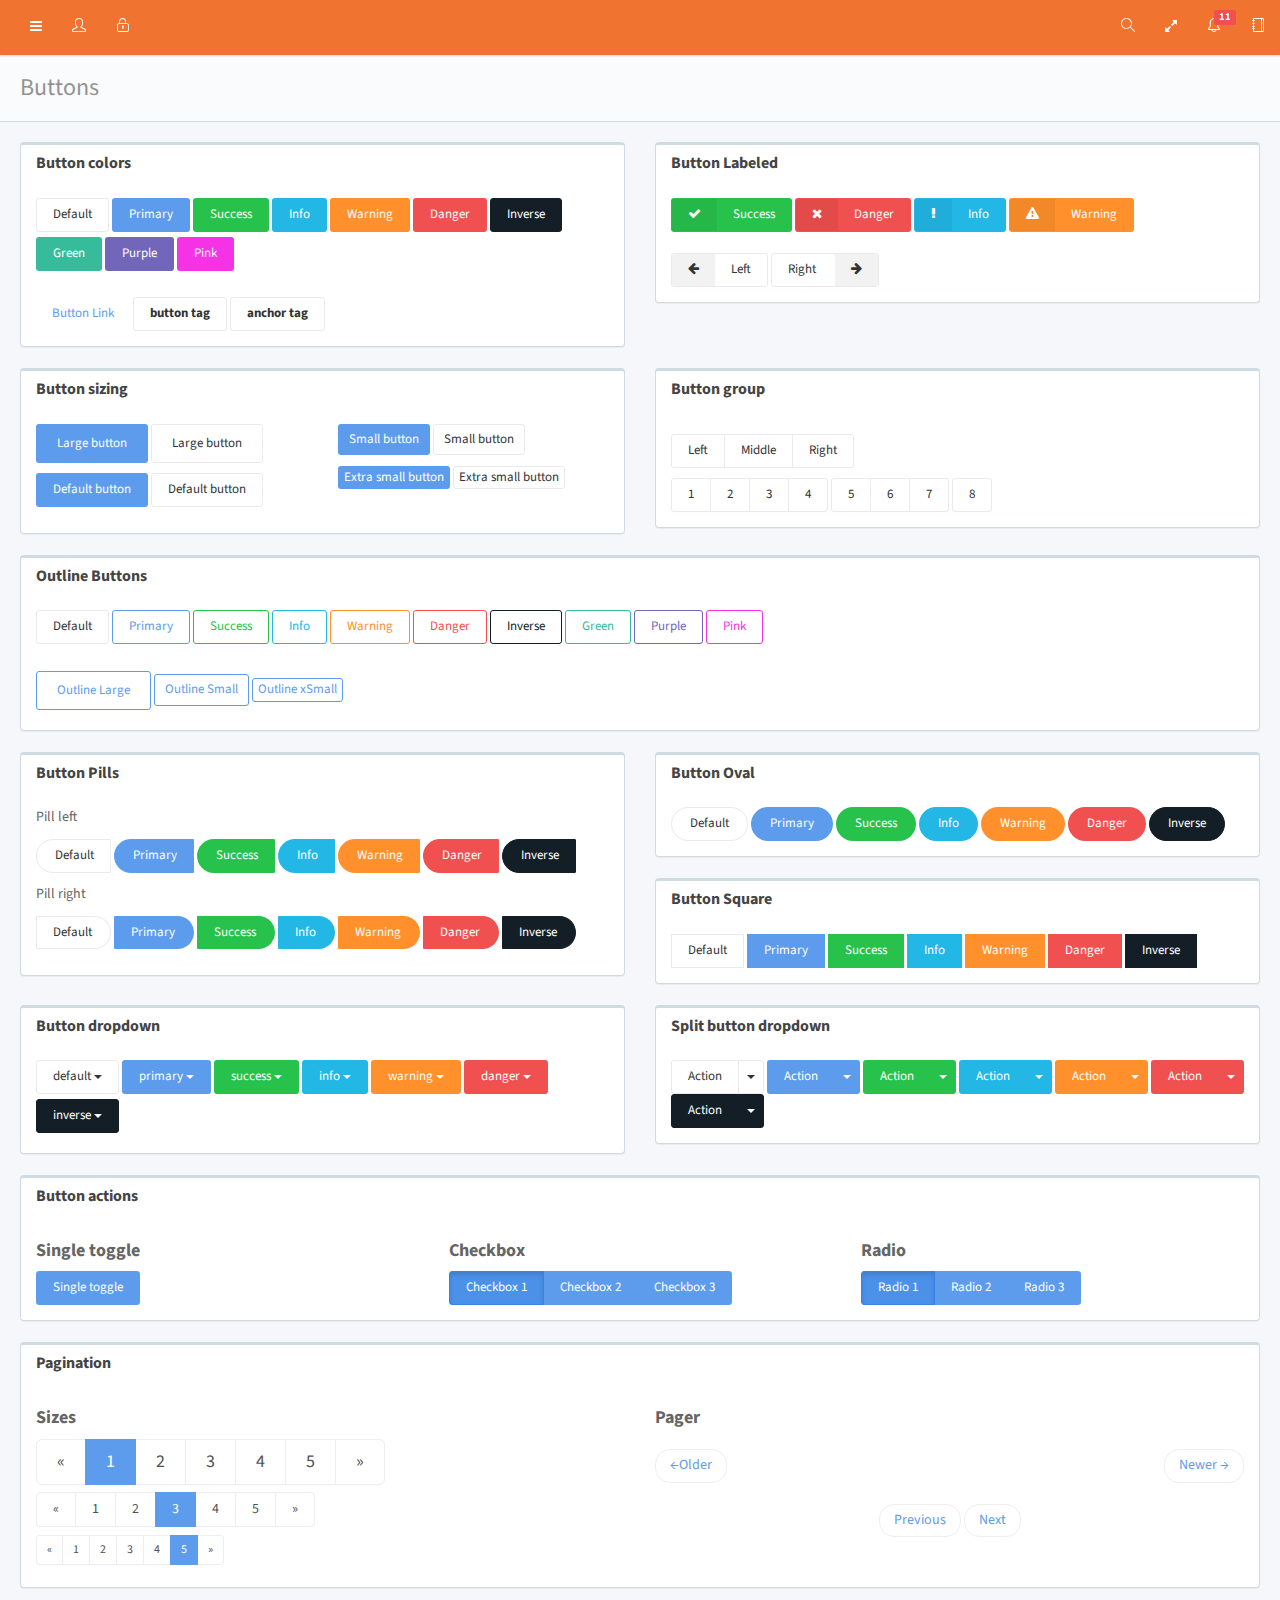
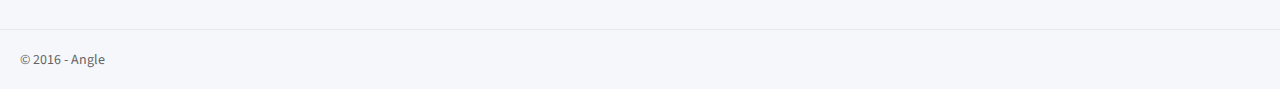
<file: app/buttons.html>
<!DOCTYPE html>
<html lang="en">

<head>
   <meta charset="utf-8">
   <meta name="viewport" content="width=device-width, initial-scale=1, maximum-scale=1">
   <meta name="description" content="Bootstrap Admin App + jQuery">
   <meta name="keywords" content="app, responsive, jquery, bootstrap, dashboard, admin">
   <title>Angle - Bootstrap Admin Template</title>
   <!-- =============== VENDOR STYLES ===============-->
   <!-- FONT AWESOME-->
   <link rel="stylesheet" href="../vendor/fontawesome/css/font-awesome.min.css">
   <!-- SIMPLE LINE ICONS-->
   <link rel="stylesheet" href="../vendor/simple-line-icons/css/simple-line-icons.css">
   <!-- ANIMATE.CSS-->
   <link rel="stylesheet" href="../vendor/animate.css/animate.min.css">
   <!-- WHIRL (spinners)-->
   <link rel="stylesheet" href="../vendor/whirl/dist/whirl.css">
   <!-- =============== PAGE VENDOR STYLES ===============-->
   <!-- =============== BOOTSTRAP STYLES ===============-->
   <link rel="stylesheet" href="css/bootstrap.css" id="bscss">
   <!-- =============== APP STYLES ===============-->
   <link rel="stylesheet" href="css/app.css" id="maincss">
</head>

<body>
   <div class="wrapper">
      <!-- top navbar-->
      <header class="topnavbar-wrapper">
         <!-- START Top Navbar-->
         <nav role="navigation" class="navbar topnavbar">
            <!-- START navbar header-->
            <div class="navbar-header">
               <a href="#/" class="navbar-brand">
                  <div class="brand-logo">
                     <img src="img/logo.png" alt="App Logo" class="img-responsive">
                  </div>
                  <div class="brand-logo-collapsed">
                     <img src="img/logo-single.png" alt="App Logo" class="img-responsive">
                  </div>
               </a>
            </div>
            <!-- END navbar header-->
            <!-- START Nav wrapper-->
            <div class="nav-wrapper">
               <!-- START Left navbar-->
               <ul class="nav navbar-nav">
                  <li>
                     <!-- Button used to collapse the left sidebar. Only visible on tablet and desktops-->
                     <a href="#" data-trigger-resize="" data-toggle-state="aside-collapsed" class="hidden-xs">
                        <em class="fa fa-navicon"></em>
                     </a>
                     <!-- Button to show/hide the sidebar on mobile. Visible on mobile only.-->
                     <a href="#" data-toggle-state="aside-toggled" data-no-persist="true" class="visible-xs sidebar-toggle">
                        <em class="fa fa-navicon"></em>
                     </a>
                  </li>
                  <!-- START User avatar toggle-->
                  <li>
                     <!-- Button used to collapse the left sidebar. Only visible on tablet and desktops-->
                     <a id="user-block-toggle" href="#user-block" data-toggle="collapse">
                        <em class="icon-user"></em>
                     </a>
                  </li>
                  <!-- END User avatar toggle-->
                  <!-- START lock screen-->
                  <li>
                     <a href="lock.html" title="Lock screen">
                        <em class="icon-lock"></em>
                     </a>
                  </li>
                  <!-- END lock screen-->
               </ul>
               <!-- END Left navbar-->
               <!-- START Right Navbar-->
               <ul class="nav navbar-nav navbar-right">
                  <!-- Search icon-->
                  <li>
                     <a href="#" data-search-open="">
                        <em class="icon-magnifier"></em>
                     </a>
                  </li>
                  <!-- Fullscreen (only desktops)-->
                  <li class="visible-lg">
                     <a href="#" data-toggle-fullscreen="">
                        <em class="fa fa-expand"></em>
                     </a>
                  </li>
                  <!-- START Alert menu-->
                  <li class="dropdown dropdown-list">
                     <a href="#" data-toggle="dropdown">
                        <em class="icon-bell"></em>
                        <div class="label label-danger">11</div>
                     </a>
                     <!-- START Dropdown menu-->
                     <ul class="dropdown-menu animated flipInX">
                        <li>
                           <!-- START list group-->
                           <div class="list-group">
                              <!-- list item-->
                              <a href="#" class="list-group-item">
                                 <div class="media-box">
                                    <div class="pull-left">
                                       <em class="fa fa-twitter fa-2x text-info"></em>
                                    </div>
                                    <div class="media-box-body clearfix">
                                       <p class="m0">New followers</p>
                                       <p class="m0 text-muted">
                                          <small>1 new follower</small>
                                       </p>
                                    </div>
                                 </div>
                              </a>
                              <!-- list item-->
                              <a href="#" class="list-group-item">
                                 <div class="media-box">
                                    <div class="pull-left">
                                       <em class="fa fa-envelope fa-2x text-warning"></em>
                                    </div>
                                    <div class="media-box-body clearfix">
                                       <p class="m0">New e-mails</p>
                                       <p class="m0 text-muted">
                                          <small>You have 10 new emails</small>
                                       </p>
                                    </div>
                                 </div>
                              </a>
                              <!-- list item-->
                              <a href="#" class="list-group-item">
                                 <div class="media-box">
                                    <div class="pull-left">
                                       <em class="fa fa-tasks fa-2x text-success"></em>
                                    </div>
                                    <div class="media-box-body clearfix">
                                       <p class="m0">Pending Tasks</p>
                                       <p class="m0 text-muted">
                                          <small>11 pending task</small>
                                       </p>
                                    </div>
                                 </div>
                              </a>
                              <!-- last list item-->
                              <a href="#" class="list-group-item">
                                 <small>More notifications</small>
                                 <span class="label label-danger pull-right">14</span>
                              </a>
                           </div>
                           <!-- END list group-->
                        </li>
                     </ul>
                     <!-- END Dropdown menu-->
                  </li>
                  <!-- END Alert menu-->
                  <!-- START Offsidebar button-->
                  <li>
                     <a href="#" data-toggle-state="offsidebar-open" data-no-persist="true">
                        <em class="icon-notebook"></em>
                     </a>
                  </li>
                  <!-- END Offsidebar menu-->
               </ul>
               <!-- END Right Navbar-->
            </div>
            <!-- END Nav wrapper-->
            <!-- START Search form-->
            <form role="search" action="search.html" class="navbar-form">
               <div class="form-group has-feedback">
                  <input type="text" placeholder="Type and hit enter ..." class="form-control">
                  <div data-search-dismiss="" class="fa fa-times form-control-feedback"></div>
               </div>
               <button type="submit" class="hidden btn btn-default">Submit</button>
            </form>
            <!-- END Search form-->
         </nav>
         <!-- END Top Navbar-->
      </header>
      <!-- sidebar-->
      <aside class="aside">
         <!-- START Sidebar (left)-->
         <div class="aside-inner">
            <nav data-sidebar-anyclick-close="" class="sidebar">
               <!-- START sidebar nav-->
               <ul class="nav">
                  <!-- START user info-->
                  <li class="has-user-block">
                     <div id="user-block" class="collapse">
                        <div class="item user-block">
                           <!-- User picture-->
                           <div class="user-block-picture">
                              <div class="user-block-status">
                                 <img src="img/user/02.jpg" alt="Avatar" width="60" height="60" class="img-thumbnail img-circle">
                                 <div class="circle circle-success circle-lg"></div>
                              </div>
                           </div>
                           <!-- Name and Job-->
                           <div class="user-block-info">
                              <span class="user-block-name">Hello, Mike</span>
                              <span class="user-block-role">Designer</span>
                           </div>
                        </div>
                     </div>
                  </li>
                  <!-- END user info-->
                  <!-- Iterates over all sidebar items-->
                  <li class="nav-heading ">
                     <span data-localize="sidebar.heading.HEADER">Main Navigation</span>
                  </li>
                  <li class=" ">
                     <a href="#dashboard" title="Dashboard" data-toggle="collapse">
                        <div class="pull-right label label-info">3</div>
                        <em class="icon-speedometer"></em>
                        <span data-localize="sidebar.nav.DASHBOARD">Dashboard</span>
                     </a>
                     <ul id="dashboard" class="nav sidebar-subnav collapse">
                        <li class="sidebar-subnav-header">Dashboard</li>
                        <li class=" ">
                           <a href="dashboard.html" title="Dashboard v1">
                              <span>Dashboard v1</span>
                           </a>
                        </li>
                        <li class=" ">
                           <a href="dashboard_v2.html" title="Dashboard v2">
                              <span>Dashboard v2</span>
                           </a>
                        </li>
                        <li class=" ">
                           <a href="dashboard_v3.html" title="Dashboard v3">
                              <span>Dashboard v3</span>
                           </a>
                        </li>
                     </ul>
                  </li>
                  <li class=" ">
                     <a href="widgets.html" title="Widgets">
                        <div class="pull-right label label-success">30</div>
                        <em class="icon-grid"></em>
                        <span data-localize="sidebar.nav.WIDGETS">Widgets</span>
                     </a>
                  </li>
                  <li class=" ">
                     <a href="#layout" title="Layouts" data-toggle="collapse">
                        <em class="icon-layers"></em>
                        <span>Layouts</span>
                     </a>
                     <ul id="layout" class="nav sidebar-subnav collapse">
                        <li class="sidebar-subnav-header">Layouts</li>
                        <li class=" ">
                           <a href="dashboard_h.html" title="Horizontal">
                              <span>Horizontal</span>
                           </a>
                        </li>
                     </ul>
                  </li>
                  <li class="nav-heading ">
                     <span data-localize="sidebar.heading.COMPONENTS">Components</span>
                  </li>
                  <li class=" ">
                     <a href="#elements" title="Elements" data-toggle="collapse">
                        <em class="icon-chemistry"></em>
                        <span data-localize="sidebar.nav.element.ELEMENTS">Elements</span>
                     </a>
                     <ul id="elements" class="nav sidebar-subnav collapse">
                        <li class="sidebar-subnav-header">Elements</li>
                        <li class=" active">
                           <a href="buttons.html" title="Buttons">
                              <span data-localize="sidebar.nav.element.BUTTON">Buttons</span>
                           </a>
                        </li>
                        <li class=" ">
                           <a href="notifications.html" title="Notifications">
                              <span data-localize="sidebar.nav.element.NOTIFICATION">Notifications</span>
                           </a>
                        </li>
                        <li class=" ">
                           <a href="sweetalert.html" title="Sweet Alert">
                              <span>Sweet Alert</span>
                           </a>
                        </li>
                        <li class=" ">
                           <a href="tour.html" title="Tour">
                              <span>Tour</span>
                           </a>
                        </li>
                        <li class=" ">
                           <a href="carousel.html" title="Carousel">
                              <span data-localize="sidebar.nav.element.INTERACTION">Carousel</span>
                           </a>
                        </li>
                        <li class=" ">
                           <a href="spinners.html" title="Spinners">
                              <span data-localize="sidebar.nav.element.SPINNER">Spinners</span>
                           </a>
                        </li>
                        <li class=" ">
                           <a href="animations.html" title="Animations">
                              <span data-localize="sidebar.nav.element.ANIMATION">Animations</span>
                           </a>
                        </li>
                        <li class=" ">
                           <a href="dropdown-animations.html" title="Dropdown">
                              <span data-localize="sidebar.nav.element.DROPDOWN">Dropdown</span>
                           </a>
                        </li>
                        <li class=" ">
                           <a href="nestable.html" title="Nestable">
                              <span>Nestable</span>
                           </a>
                        </li>
                        <li class=" ">
                           <a href="sortable.html" title="Sortable">
                              <span>Sortable</span>
                           </a>
                        </li>
                        <li class=" ">
                           <a href="panels.html" title="Panels">
                              <span data-localize="sidebar.nav.element.PANEL">Panels</span>
                           </a>
                        </li>
                        <li class=" ">
                           <a href="portlets.html" title="Portlets">
                              <span data-localize="sidebar.nav.element.PORTLET">Portlets</span>
                           </a>
                        </li>
                        <li class=" ">
                           <a href="grid.html" title="Grid">
                              <span data-localize="sidebar.nav.element.GRID">Grid</span>
                           </a>
                        </li>
                        <li class=" ">
                           <a href="grid-masonry.html" title="Grid Masonry">
                              <span data-localize="sidebar.nav.element.GRID_MASONRY">Grid Masonry</span>
                           </a>
                        </li>
                        <li class=" ">
                           <a href="typo.html" title="Typography">
                              <span data-localize="sidebar.nav.element.TYPO">Typography</span>
                           </a>
                        </li>
                        <li class=" ">
                           <a href="icons-font.html" title="Font Icons">
                              <div class="pull-right label label-success">+400</div>
                              <span data-localize="sidebar.nav.element.FONT_ICON">Font Icons</span>
                           </a>
                        </li>
                        <li class=" ">
                           <a href="icons-weather.html" title="Weather Icons">
                              <div class="pull-right label label-success">+100</div>
                              <span data-localize="sidebar.nav.element.WEATHER_ICON">Weather Icons</span>
                           </a>
                        </li>
                        <li class=" ">
                           <a href="colors.html" title="Colors">
                              <span data-localize="sidebar.nav.element.COLOR">Colors</span>
                           </a>
                        </li>
                     </ul>
                  </li>
                  <li class=" ">
                     <a href="#forms" title="Forms" data-toggle="collapse">
                        <em class="icon-note"></em>
                        <span data-localize="sidebar.nav.form.FORM">Forms</span>
                     </a>
                     <ul id="forms" class="nav sidebar-subnav collapse">
                        <li class="sidebar-subnav-header">Forms</li>
                        <li class=" ">
                           <a href="form-standard.html" title="Standard">
                              <span data-localize="sidebar.nav.form.STANDARD">Standard</span>
                           </a>
                        </li>
                        <li class=" ">
                           <a href="form-extended.html" title="Extended">
                              <span data-localize="sidebar.nav.form.EXTENDED">Extended</span>
                           </a>
                        </li>
                        <li class=" ">
                           <a href="form-validation.html" title="Validation">
                              <span data-localize="sidebar.nav.form.VALIDATION">Validation</span>
                           </a>
                        </li>
                        <li class=" ">
                           <a href="form-wizard.html" title="Wizard">
                              <span>Wizard</span>
                           </a>
                        </li>
                        <li class=" ">
                           <a href="form-upload.html" title="Upload">
                              <span>Upload</span>
                           </a>
                        </li>
                        <li class=" ">
                           <a href="form-xeditable.html" title="xEditable">
                              <span>xEditable</span>
                           </a>
                        </li>
                        <li class=" ">
                           <a href="form-imagecrop.html" title="Cropper">
                              <span>Cropper</span>
                           </a>
                        </li>
                     </ul>
                  </li>
                  <li class=" ">
                     <a href="#charts" title="Charts" data-toggle="collapse">
                        <em class="icon-graph"></em>
                        <span data-localize="sidebar.nav.chart.CHART">Charts</span>
                     </a>
                     <ul id="charts" class="nav sidebar-subnav collapse">
                        <li class="sidebar-subnav-header">Charts</li>
                        <li class=" ">
                           <a href="chart-flot.html" title="Flot">
                              <span data-localize="sidebar.nav.chart.FLOT">Flot</span>
                           </a>
                        </li>
                        <li class=" ">
                           <a href="chart-radial.html" title="Radial">
                              <span data-localize="sidebar.nav.chart.RADIAL">Radial</span>
                           </a>
                        </li>
                        <li class=" ">
                           <a href="chart-js.html" title="Chart JS">
                              <span>Chart JS</span>
                           </a>
                        </li>
                        <li class=" ">
                           <a href="chart-rickshaw.html" title="Rickshaw">
                              <span>Rickshaw</span>
                           </a>
                        </li>
                        <li class=" ">
                           <a href="chart-morris.html" title="MorrisJS">
                              <span>MorrisJS</span>
                           </a>
                        </li>
                        <li class=" ">
                           <a href="chart-chartist.html" title="Chartist">
                              <span>Chartist</span>
                           </a>
                        </li>
                     </ul>
                  </li>
                  <li class=" ">
                     <a href="#tables" title="Tables" data-toggle="collapse">
                        <em class="icon-grid"></em>
                        <span data-localize="sidebar.nav.table.TABLE">Tables</span>
                     </a>
                     <ul id="tables" class="nav sidebar-subnav collapse">
                        <li class="sidebar-subnav-header">Tables</li>
                        <li class=" ">
                           <a href="table-standard.html" title="Standard">
                              <span data-localize="sidebar.nav.table.STANDARD">Standard</span>
                           </a>
                        </li>
                        <li class=" ">
                           <a href="table-extended.html" title="Extended">
                              <span data-localize="sidebar.nav.table.EXTENDED">Extended</span>
                           </a>
                        </li>
                        <li class=" ">
                           <a href="table-datatable.html" title="DataTables">
                              <span data-localize="sidebar.nav.table.DATATABLE">DataTables</span>
                           </a>
                        </li>
                        <li class=" ">
                           <a href="table-jqgrid.html" title="jqGrid">
                              <span>jqGrid</span>
                           </a>
                        </li>
                     </ul>
                  </li>
                  <li class=" ">
                     <a href="#maps" title="Maps" data-toggle="collapse">
                        <em class="icon-map"></em>
                        <span data-localize="sidebar.nav.map.MAP">Maps</span>
                     </a>
                     <ul id="maps" class="nav sidebar-subnav collapse">
                        <li class="sidebar-subnav-header">Maps</li>
                        <li class=" ">
                           <a href="maps-google.html" title="Google Maps">
                              <span data-localize="sidebar.nav.map.GOOGLE">Google Maps</span>
                           </a>
                        </li>
                        <li class=" ">
                           <a href="maps-vector.html" title="Vector Maps">
                              <span data-localize="sidebar.nav.map.VECTOR">Vector Maps</span>
                           </a>
                        </li>
                     </ul>
                  </li>
                  <li class="nav-heading ">
                     <span data-localize="sidebar.heading.MORE">More</span>
                  </li>
                  <li class=" ">
                     <a href="#pages" title="Pages" data-toggle="collapse">
                        <em class="icon-doc"></em>
                        <span data-localize="sidebar.nav.pages.PAGES">Pages</span>
                     </a>
                     <ul id="pages" class="nav sidebar-subnav collapse">
                        <li class="sidebar-subnav-header">Pages</li>
                        <li class=" ">
                           <a href="login.html" title="Login">
                              <span data-localize="sidebar.nav.pages.LOGIN">Login</span>
                           </a>
                        </li>
                        <li class=" ">
                           <a href="register.html" title="Sign up">
                              <span data-localize="sidebar.nav.pages.REGISTER">Sign up</span>
                           </a>
                        </li>
                        <li class=" ">
                           <a href="recover.html" title="Recover Password">
                              <span data-localize="sidebar.nav.pages.RECOVER">Recover Password</span>
                           </a>
                        </li>
                        <li class=" ">
                           <a href="lock.html" title="Lock">
                              <span data-localize="sidebar.nav.pages.LOCK">Lock</span>
                           </a>
                        </li>
                        <li class=" ">
                           <a href="template.html" title="Starter Template">
                              <span data-localize="sidebar.nav.pages.STARTER">Starter Template</span>
                           </a>
                        </li>
                        <li class=" ">
                           <a href="404.html" title="404">
                              <span>404</span>
                           </a>
                        </li>
                        <li class=" ">
                           <a href="500.html" title="500">
                              <span>500</span>
                           </a>
                        </li>
                        <li class=" ">
                           <a href="maintenance.html" title="Maintenance">
                              <span>Maintenance</span>
                           </a>
                        </li>
                     </ul>
                  </li>
                  <li class=" ">
                     <a href="#extras" title="Extras" data-toggle="collapse">
                        <em class="icon-cup"></em>
                        <span data-localize="sidebar.nav.extra.EXTRA">Extras</span>
                     </a>
                     <ul id="extras" class="nav sidebar-subnav collapse">
                        <li class="sidebar-subnav-header">Extras</li>
                        <li class=" ">
                           <a href="#blog" title="Blog" data-toggle="collapse">
                              <em class="fa fa-angle-right"></em>
                              <span>Blog</span>
                           </a>
                           <ul id="blog" class="nav sidebar-subnav collapse">
                              <li class="sidebar-subnav-header">Blog</li>
                              <li class=" ">
                                 <a href="blog.html" title="List">
                                    <span>List</span>
                                 </a>
                              </li>
                              <li class=" ">
                                 <a href="blog-post.html" title="Post">
                                    <span>Post</span>
                                 </a>
                              </li>
                              <li class=" ">
                                 <a href="blog-articles.html" title="Articles">
                                    <span>Articles</span>
                                 </a>
                              </li>
                              <li class=" ">
                                 <a href="blog-article-view.html" title="Article View">
                                    <span>Article View</span>
                                 </a>
                              </li>
                           </ul>
                        </li>
                        <li class=" ">
                           <a href="#ecommerce" title="eCommerce" data-toggle="collapse">
                              <em class="fa fa-angle-right"></em>
                              <span>eCommerce</span>
                           </a>
                           <ul id="ecommerce" class="nav sidebar-subnav collapse">
                              <li class="sidebar-subnav-header">eCommerce</li>
                              <li class=" ">
                                 <a href="ecommerce-orders.html" title="Orders">
                                    <div class="pull-right label label-info">10</div>
                                    <span>Orders</span>
                                 </a>
                              </li>
                              <li class=" ">
                                 <a href="ecommerce-order-view.html" title="Order View">
                                    <span>Order View</span>
                                 </a>
                              </li>
                              <li class=" ">
                                 <a href="ecommerce-products.html" title="Products">
                                    <span>Products</span>
                                 </a>
                              </li>
                              <li class=" ">
                                 <a href="ecommerce-product-view.html" title="Product View">
                                    <span>Product View</span>
                                 </a>
                              </li>
                              <li class=" ">
                                 <a href="ecommerce-checkout.html" title="Checkout">
                                    <span>Checkout</span>
                                 </a>
                              </li>
                           </ul>
                        </li>
                        <li class=" ">
                           <a href="#forum" title="Forum" data-toggle="collapse">
                              <em class="fa fa-angle-right"></em>
                              <span>Forum</span>
                           </a>
                           <ul id="forum" class="nav sidebar-subnav collapse">
                              <li class="sidebar-subnav-header">Forum</li>
                              <li class=" ">
                                 <a href="forum-categories.html" title="Categories">
                                    <span>Categories</span>
                                 </a>
                              </li>
                              <li class=" ">
                                 <a href="forum-topics.html" title="Topics">
                                    <span>Topics</span>
                                 </a>
                              </li>
                              <li class=" ">
                                 <a href="forum-discussion.html" title="Discussion">
                                    <span>Discussion</span>
                                 </a>
                              </li>
                           </ul>
                        </li>
                        <li class=" ">
                           <a href="contacts.html" title="Contacts">
                              <span>Contacts</span>
                           </a>
                        </li>
                        <li class=" ">
                           <a href="contact-details.html" title="Contact details">
                              <span>Contact details</span>
                           </a>
                        </li>
                        <li class=" ">
                           <a href="projects.html" title="Projects">
                              <span>Projects</span>
                           </a>
                        </li>
                        <li class=" ">
                           <a href="project-details.html" title="Projects details">
                              <span>Projects details</span>
                           </a>
                        </li>
                        <li class=" ">
                           <a href="team-viewer.html" title="Team viewer">
                              <span>Team viewer</span>
                           </a>
                        </li>
                        <li class=" ">
                           <a href="social-board.html" title="Social board">
                              <span>Social board</span>
                           </a>
                        </li>
                        <li class=" ">
                           <a href="vote-links.html" title="Vote links">
                              <span>Vote links</span>
                           </a>
                        </li>
                        <li class=" ">
                           <a href="bug-tracker.html" title="Bug tracker">
                              <span>Bug tracker</span>
                           </a>
                        </li>
                        <li class=" ">
                           <a href="faq.html" title="FAQ">
                              <span>FAQ</span>
                           </a>
                        </li>
                        <li class=" ">
                           <a href="help-center.html" title="Help Center">
                              <span>Help Center</span>
                           </a>
                        </li>
                        <li class=" ">
                           <a href="followers.html" title="Followers">
                              <span>Followers</span>
                           </a>
                        </li>
                        <li class=" ">
                           <a href="settings.html" title="Settings">
                              <span>Settings</span>
                           </a>
                        </li>
                        <li class=" ">
                           <a href="plans.html" title="Plans">
                              <span>Plans</span>
                           </a>
                        </li>
                        <li class=" ">
                           <a href="file-manager.html" title="File manager">
                              <span>File manager</span>
                           </a>
                        </li>
                        <li class=" ">
                           <a href="mailbox.html" title="Mailbox">
                              <span data-localize="sidebar.nav.extra.MAILBOX">Mailbox</span>
                           </a>
                        </li>
                        <li class=" ">
                           <a href="timeline.html" title="Timeline">
                              <span data-localize="sidebar.nav.extra.TIMELINE">Timeline</span>
                           </a>
                        </li>
                        <li class=" ">
                           <a href="calendar.html" title="Calendar">
                              <span data-localize="sidebar.nav.extra.CALENDAR">Calendar</span>
                           </a>
                        </li>
                        <li class=" ">
                           <a href="invoice.html" title="Invoice">
                              <span data-localize="sidebar.nav.extra.INVOICE">Invoice</span>
                           </a>
                        </li>
                        <li class=" ">
                           <a href="search.html" title="Search">
                              <span data-localize="sidebar.nav.extra.SEARCH">Search</span>
                           </a>
                        </li>
                        <li class=" ">
                           <a href="todo.html" title="Todo List">
                              <span data-localize="sidebar.nav.extra.TODO">Todo List</span>
                           </a>
                        </li>
                        <li class=" ">
                           <a href="profile.html" title="Profile">
                              <span data-localize="sidebar.nav.extra.PROFILE">Profile</span>
                           </a>
                        </li>
                     </ul>
                  </li>
                  <li class=" ">
                     <a href="#multilevel" title="Multilevel" data-toggle="collapse">
                        <em class="fa fa-folder-open-o"></em>
                        <span>Multilevel</span>
                     </a>
                     <ul id="multilevel" class="nav sidebar-subnav collapse">
                        <li class="sidebar-subnav-header">Multilevel</li>
                        <li class=" ">
                           <a href="#level1" title="Level 1" data-toggle="collapse">
                              <span>Level 1</span>
                           </a>
                           <ul id="level1" class="nav sidebar-subnav collapse">
                              <li class="sidebar-subnav-header">Level 1</li>
                              <li class=" ">
                                 <a href="multilevel-1.html" title="Level1 Item">
                                    <span>Level1 Item</span>
                                 </a>
                              </li>
                              <li class=" ">
                                 <a href="#level2" title="Level 2" data-toggle="collapse">
                                    <span>Level 2</span>
                                 </a>
                                 <ul id="level2" class="nav sidebar-subnav collapse">
                                    <li class="sidebar-subnav-header">Level 2</li>
                                    <li class=" ">
                                       <a href="#level3" title="Level 3" data-toggle="collapse">
                                          <span>Level 3</span>
                                       </a>
                                       <ul id="level3" class="nav sidebar-subnav collapse">
                                          <li class="sidebar-subnav-header">Level 3</li>
                                          <li class=" ">
                                             <a href="multilevel-3.html" title="Level3 Item">
                                                <span>Level3 Item</span>
                                             </a>
                                          </li>
                                       </ul>
                                    </li>
                                 </ul>
                              </li>
                           </ul>
                        </li>
                     </ul>
                  </li>
                  <li class=" ">
                     <a href="documentation.html" title="Documentation">
                        <em class="icon-graduation"></em>
                        <span data-localize="sidebar.nav.DOCUMENTATION">Documentation</span>
                     </a>
                  </li>
               </ul>
               <!-- END sidebar nav-->
            </nav>
         </div>
         <!-- END Sidebar (left)-->
      </aside>
      <!-- offsidebar-->
      <aside class="offsidebar hide">
         <!-- START Off Sidebar (right)-->
         <nav>
            <div role="tabpanel">
               <!-- Nav tabs-->
               <ul role="tablist" class="nav nav-tabs nav-justified">
                  <li role="presentation" class="active">
                     <a href="#app-settings" aria-controls="app-settings" role="tab" data-toggle="tab">
                        <em class="icon-equalizer fa-lg"></em>
                     </a>
                  </li>
                  <li role="presentation">
                     <a href="#app-chat" aria-controls="app-chat" role="tab" data-toggle="tab">
                        <em class="icon-user fa-lg"></em>
                     </a>
                  </li>
               </ul>
               <!-- Tab panes-->
               <div class="tab-content">
                  <div id="app-settings" role="tabpanel" class="tab-pane fade in active">
                     <h3 class="text-center text-thin">Settings</h3>
                     <div class="p">
                        <h4 class="text-muted text-thin">Themes</h4>
                        <div class="table-grid mb">
                           <div class="col mb">
                              <div class="setting-color">
                                 <label data-load-css="css/theme-a.css">
                                    <input type="radio" name="setting-theme" checked="checked">
                                    <span class="icon-check"></span>
                                    <span class="split">
                                       <span class="color bg-info"></span>
                                       <span class="color bg-info-light"></span>
                                    </span>
                                    <span class="color bg-white"></span>
                                 </label>
                              </div>
                           </div>
                           <div class="col mb">
                              <div class="setting-color">
                                 <label data-load-css="css/theme-b.css">
                                    <input type="radio" name="setting-theme">
                                    <span class="icon-check"></span>
                                    <span class="split">
                                       <span class="color bg-green"></span>
                                       <span class="color bg-green-light"></span>
                                    </span>
                                    <span class="color bg-white"></span>
                                 </label>
                              </div>
                           </div>
                           <div class="col mb">
                              <div class="setting-color">
                                 <label data-load-css="css/theme-c.css">
                                    <input type="radio" name="setting-theme">
                                    <span class="icon-check"></span>
                                    <span class="split">
                                       <span class="color bg-purple"></span>
                                       <span class="color bg-purple-light"></span>
                                    </span>
                                    <span class="color bg-white"></span>
                                 </label>
                              </div>
                           </div>
                           <div class="col mb">
                              <div class="setting-color">
                                 <label data-load-css="css/theme-d.css">
                                    <input type="radio" name="setting-theme">
                                    <span class="icon-check"></span>
                                    <span class="split">
                                       <span class="color bg-danger"></span>
                                       <span class="color bg-danger-light"></span>
                                    </span>
                                    <span class="color bg-white"></span>
                                 </label>
                              </div>
                           </div>
                        </div>
                        <div class="table-grid mb">
                           <div class="col mb">
                              <div class="setting-color">
                                 <label data-load-css="css/theme-e.css">
                                    <input type="radio" name="setting-theme">
                                    <span class="icon-check"></span>
                                    <span class="split">
                                       <span class="color bg-info-dark"></span>
                                       <span class="color bg-info"></span>
                                    </span>
                                    <span class="color bg-gray-dark"></span>
                                 </label>
                              </div>
                           </div>
                           <div class="col mb">
                              <div class="setting-color">
                                 <label data-load-css="css/theme-f.css">
                                    <input type="radio" name="setting-theme">
                                    <span class="icon-check"></span>
                                    <span class="split">
                                       <span class="color bg-green-dark"></span>
                                       <span class="color bg-green"></span>
                                    </span>
                                    <span class="color bg-gray-dark"></span>
                                 </label>
                              </div>
                           </div>
                           <div class="col mb">
                              <div class="setting-color">
                                 <label data-load-css="css/theme-g.css">
                                    <input type="radio" name="setting-theme">
                                    <span class="icon-check"></span>
                                    <span class="split">
                                       <span class="color bg-purple-dark"></span>
                                       <span class="color bg-purple"></span>
                                    </span>
                                    <span class="color bg-gray-dark"></span>
                                 </label>
                              </div>
                           </div>
                           <div class="col mb">
                              <div class="setting-color">
                                 <label data-load-css="css/theme-h.css">
                                    <input type="radio" name="setting-theme">
                                    <span class="icon-check"></span>
                                    <span class="split">
                                       <span class="color bg-danger-dark"></span>
                                       <span class="color bg-danger"></span>
                                    </span>
                                    <span class="color bg-gray-dark"></span>
                                 </label>
                              </div>
                           </div>
                        </div>
                     </div>
                     <div class="p">
                        <h4 class="text-muted text-thin">Layout</h4>
                        <div class="clearfix">
                           <p class="pull-left">Fixed</p>
                           <div class="pull-right">
                              <label class="switch">
                                 <input id="chk-fixed" type="checkbox" data-toggle-state="layout-fixed">
                                 <span></span>
                              </label>
                           </div>
                        </div>
                        <div class="clearfix">
                           <p class="pull-left">Boxed</p>
                           <div class="pull-right">
                              <label class="switch">
                                 <input id="chk-boxed" type="checkbox" data-toggle-state="layout-boxed">
                                 <span></span>
                              </label>
                           </div>
                        </div>
                        <div class="clearfix">
                           <p class="pull-left">RTL</p>
                           <div class="pull-right">
                              <label class="switch">
                                 <input id="chk-rtl" type="checkbox">
                                 <span></span>
                              </label>
                           </div>
                        </div>
                     </div>
                     <div class="p">
                        <h4 class="text-muted text-thin">Aside</h4>
                        <div class="clearfix">
                           <p class="pull-left">Collapsed</p>
                           <div class="pull-right">
                              <label class="switch">
                                 <input id="chk-collapsed" type="checkbox" data-toggle-state="aside-collapsed">
                                 <span></span>
                              </label>
                           </div>
                        </div>
                        <div class="clearfix">
                           <p class="pull-left">Collapsed Text</p>
                           <div class="pull-right">
                              <label class="switch">
                                 <input id="chk-collapsed-text" type="checkbox" data-toggle-state="aside-collapsed-text">
                                 <span></span>
                              </label>
                           </div>
                        </div>
                        <div class="clearfix">
                           <p class="pull-left">Float</p>
                           <div class="pull-right">
                              <label class="switch">
                                 <input id="chk-float" type="checkbox" data-toggle-state="aside-float">
                                 <span></span>
                              </label>
                           </div>
                        </div>
                        <div class="clearfix">
                           <p class="pull-left">Hover</p>
                           <div class="pull-right">
                              <label class="switch">
                                 <input id="chk-hover" type="checkbox" data-toggle-state="aside-hover">
                                 <span></span>
                              </label>
                           </div>
                        </div>
                        <div class="clearfix">
                           <p class="pull-left">Show Scrollbar</p>
                           <div class="pull-right">
                              <label class="switch">
                                 <input id="chk-hover" type="checkbox" data-toggle-state="show-scrollbar" data-target=".sidebar">
                                 <span></span>
                              </label>
                           </div>
                        </div>
                     </div>
                  </div>
                  <div id="app-chat" role="tabpanel" class="tab-pane fade">
                     <h3 class="text-center text-thin">Connections</h3>
                     <ul class="nav">
                        <!-- START list title-->
                        <li class="p">
                           <small class="text-muted">ONLINE</small>
                        </li>
                        <!-- END list title-->
                        <li>
                           <!-- START User status-->
                           <a href="#" class="media-box p mt0">
                              <span class="pull-right">
                                 <span class="circle circle-success circle-lg"></span>
                              </span>
                              <span class="pull-left">
                                 <!-- Contact avatar-->
                                 <img src="img/user/05.jpg" alt="Image" class="media-box-object img-circle thumb48">
                              </span>
                              <!-- Contact info-->
                              <span class="media-box-body">
                                 <span class="media-box-heading">
                                    <strong>Juan Sims</strong>
                                    <br>
                                    <small class="text-muted">Designeer</small>
                                 </span>
                              </span>
                           </a>
                           <!-- END User status-->
                           <!-- START User status-->
                           <a href="#" class="media-box p mt0">
                              <span class="pull-right">
                                 <span class="circle circle-success circle-lg"></span>
                              </span>
                              <span class="pull-left">
                                 <!-- Contact avatar-->
                                 <img src="img/user/06.jpg" alt="Image" class="media-box-object img-circle thumb48">
                              </span>
                              <!-- Contact info-->
                              <span class="media-box-body">
                                 <span class="media-box-heading">
                                    <strong>Maureen Jenkins</strong>
                                    <br>
                                    <small class="text-muted">Designeer</small>
                                 </span>
                              </span>
                           </a>
                           <!-- END User status-->
                           <!-- START User status-->
                           <a href="#" class="media-box p mt0">
                              <span class="pull-right">
                                 <span class="circle circle-danger circle-lg"></span>
                              </span>
                              <span class="pull-left">
                                 <!-- Contact avatar-->
                                 <img src="img/user/07.jpg" alt="Image" class="media-box-object img-circle thumb48">
                              </span>
                              <!-- Contact info-->
                              <span class="media-box-body">
                                 <span class="media-box-heading">
                                    <strong>Billie Dunn</strong>
                                    <br>
                                    <small class="text-muted">Designeer</small>
                                 </span>
                              </span>
                           </a>
                           <!-- END User status-->
                           <!-- START User status-->
                           <a href="#" class="media-box p mt0">
                              <span class="pull-right">
                                 <span class="circle circle-warning circle-lg"></span>
                              </span>
                              <span class="pull-left">
                                 <!-- Contact avatar-->
                                 <img src="img/user/08.jpg" alt="Image" class="media-box-object img-circle thumb48">
                              </span>
                              <!-- Contact info-->
                              <span class="media-box-body">
                                 <span class="media-box-heading">
                                    <strong>Tomothy Roberts</strong>
                                    <br>
                                    <small class="text-muted">Designer</small>
                                 </span>
                              </span>
                           </a>
                           <!-- END User status-->
                        </li>
                        <!-- START list title-->
                        <li class="p">
                           <small class="text-muted">OFFLINE</small>
                        </li>
                        <!-- END list title-->
                        <li>
                           <!-- START User status-->
                           <a href="#" class="media-box p mt0">
                              <span class="pull-right">
                                 <span class="circle circle-lg"></span>
                              </span>
                              <span class="pull-left">
                                 <!-- Contact avatar-->
                                 <img src="img/user/09.jpg" alt="Image" class="media-box-object img-circle thumb48">
                              </span>
                              <!-- Contact info-->
                              <span class="media-box-body">
                                 <span class="media-box-heading">
                                    <strong>Lawrence Robinson</strong>
                                    <br>
                                    <small class="text-muted">Developer</small>
                                 </span>
                              </span>
                           </a>
                           <!-- END User status-->
                           <!-- START User status-->
                           <a href="#" class="media-box p mt0">
                              <span class="pull-right">
                                 <span class="circle circle-lg"></span>
                              </span>
                              <span class="pull-left">
                                 <!-- Contact avatar-->
                                 <img src="img/user/10.jpg" alt="Image" class="media-box-object img-circle thumb48">
                              </span>
                              <!-- Contact info-->
                              <span class="media-box-body">
                                 <span class="media-box-heading">
                                    <strong>Tyrone Owens</strong>
                                    <br>
                                    <small class="text-muted">Designer</small>
                                 </span>
                              </span>
                           </a>
                           <!-- END User status-->
                        </li>
                        <li>
                           <div class="p-lg text-center">
                              <!-- Optional link to list more users-->
                              <a href="#" title="See more contacts" class="btn btn-purple btn-sm">
                                 <strong>Load more..</strong>
                              </a>
                           </div>
                        </li>
                     </ul>
                     <!-- Extra items-->
                     <div class="p">
                        <p>
                           <small class="text-muted">Tasks completion</small>
                        </p>
                        <div class="progress progress-xs m0">
                           <div role="progressbar" aria-valuenow="80" aria-valuemin="0" aria-valuemax="100" class="progress-bar progress-bar-success progress-80">
                              <span class="sr-only">80% Complete</span>
                           </div>
                        </div>
                     </div>
                     <div class="p">
                        <p>
                           <small class="text-muted">Upload quota</small>
                        </p>
                        <div class="progress progress-xs m0">
                           <div role="progressbar" aria-valuenow="40" aria-valuemin="0" aria-valuemax="100" class="progress-bar progress-bar-warning progress-40">
                              <span class="sr-only">40% Complete</span>
                           </div>
                        </div>
                     </div>
                  </div>
               </div>
            </div>
         </nav>
         <!-- END Off Sidebar (right)-->
      </aside>
      <!-- Main section-->
      <section>
         <!-- Page content-->
         <div class="content-wrapper">
            <h3>Buttons</h3>
            <!-- START row-->
            <div class="row">
               <div class="col-md-6">
                  <!-- START panel-->
                  <div class="panel panel-default">
                     <div class="panel-heading">
                        <h3 class="panel-title">Button colors</h3>
                     </div>
                     <div class="panel-body">
                        <button type="button" class="mb-sm btn btn-default">Default</button>
                        <button type="button" class="mb-sm btn btn-primary">Primary</button>
                        <button type="button" class="mb-sm btn btn-success">Success</button>
                        <button type="button" class="mb-sm btn btn-info">Info</button>
                        <button type="button" class="mb-sm btn btn-warning">Warning</button>
                        <button type="button" class="mb-sm btn btn-danger">Danger</button>
                        <button type="button" class="mb-sm btn btn-inverse">Inverse</button>
                        <button type="button" class="mb-sm btn btn-green">Green</button>
                        <button type="button" class="mb-sm btn btn-purple">Purple</button>
                        <button type="button" class="mb-sm btn btn-pink">Pink</button>
                        <br>
                        <br><a href="#" class="btn btn-link">Button Link</a>
                        <button type="button" class="btn btn-default">
                           <strong>button tag</strong>
                        </button>
                        <a href="#" class="btn btn-default">
                           <strong>anchor tag</strong>
                        </a>
                     </div>
                  </div>
                  <!-- END panel-->
               </div>
               <div class="col-md-6">
                  <!-- START panel-->
                  <div class="panel panel-default">
                     <div class="panel-heading">
                        <h3 class="panel-title">Button Labeled</h3>
                     </div>
                     <div class="panel-body">
                        <!-- Success button with label -->
                        <button type="button" class="btn btn-labeled btn-success">
                           <span class="btn-label"><i class="fa fa-check"></i>
                           </span>Success</button>
                        <!-- Danger button with label -->
                        <button type="button" class="btn btn-labeled btn-danger">
                           <span class="btn-label"><i class="fa fa-times"></i>
                           </span>Danger</button>
                        <!-- Info button with label -->
                        <button type="button" class="btn btn-labeled btn-info">
                           <span class="btn-label"><i class="fa fa-exclamation"></i>
                           </span>Info</button>
                        <!-- Warning button with label -->
                        <button type="button" class="btn btn-labeled btn-warning">
                           <span class="btn-label"><i class="fa fa-warning"></i>
                           </span>Warning</button>
                        <br>
                        <br>
                        <!-- Standard button with label -->
                        <button type="button" class="btn btn-labeled btn-default">
                           <span class="btn-label"><i class="fa fa-arrow-left"></i>
                           </span>Left</button>
                        <!-- Standard button with label on the right side -->
                        <button type="button" class="btn btn-labeled btn-default">Right
                           <span class="btn-label btn-label-right"><i class="fa fa-arrow-right"></i>
                           </span>
                        </button>
                     </div>
                  </div>
                  <!-- END panel-->
               </div>
            </div>
            <!-- END row-->
            <!-- START row-->
            <div class="row">
               <div class="col-md-6">
                  <!-- START panel-->
                  <div class="panel panel-default">
                     <div class="panel-heading">
                        <h3 class="panel-title">Button sizing</h3>
                     </div>
                     <div class="panel-body">
                        <div class="row">
                           <div class="col-lg-6">
                              <p>
                                 <button type="button" class="btn btn-primary btn-lg">Large button</button>
                                 <button type="button" class="btn btn-default btn-lg">Large button</button>
                              </p>
                              <p>
                                 <button type="button" class="btn btn-primary">Default button</button>
                                 <button type="button" class="btn btn-default">Default button</button>
                              </p>
                           </div>
                           <div class="col-lg-6">
                              <p>
                                 <button type="button" class="btn btn-primary btn-sm">Small button</button>
                                 <button type="button" class="btn btn-default btn-sm">Small button</button>
                              </p>
                              <p>
                                 <button type="button" class="btn btn-primary btn-xs">Extra small button</button>
                                 <button type="button" class="btn btn-default btn-xs">Extra small button</button>
                              </p>
                           </div>
                        </div>
                     </div>
                  </div>
                  <!-- END panel-->
               </div>
               <div class="col-md-6">
                  <!-- START panel-->
                  <div class="panel panel-default">
                     <div class="panel-heading">
                        <h3 class="panel-title">Button group</h3>
                     </div>
                     <div class="panel-body">
                        <p></p>
                        <div class="btn-group">
                           <button type="button" class="btn btn-default">Left</button>
                           <button type="button" class="btn btn-default">Middle</button>
                           <button type="button" class="btn btn-default">Right</button>
                        </div>
                        <p></p>
                        <p></p>
                        <div class="btn-group">
                           <button type="button" class="btn btn-default">1</button>
                           <button type="button" class="btn btn-default">2</button>
                           <button type="button" class="btn btn-default">3</button>
                           <button type="button" class="btn btn-default">4</button>
                        </div>
                        <div class="btn-group">
                           <button type="button" class="btn btn-default">5</button>
                           <button type="button" class="btn btn-default">6</button>
                           <button type="button" class="btn btn-default">7</button>
                        </div>
                        <div class="btn-group">
                           <button type="button" class="btn btn-default">8</button>
                        </div>
                     </div>
                  </div>
                  <!-- END panel-->
               </div>
            </div>
            <!-- END row-->
            <!-- START panel-->
            <div class="panel panel-default">
               <div class="panel-heading">
                  <h3 class="panel-title">Outline Buttons</h3>
               </div>
               <div class="panel-body">
                  <button type="button" class="mb-sm btn btn-default btn-outline">Default</button>
                  <button type="button" class="mb-sm btn btn-primary btn-outline">Primary</button>
                  <button type="button" class="mb-sm btn btn-success btn-outline">Success</button>
                  <button type="button" class="mb-sm btn btn-info btn-outline">Info</button>
                  <button type="button" class="mb-sm btn btn-warning btn-outline">Warning</button>
                  <button type="button" class="mb-sm btn btn-danger btn-outline">Danger</button>
                  <button type="button" class="mb-sm btn btn-inverse btn-outline">Inverse</button>
                  <button type="button" class="mb-sm btn btn-green btn-outline">Green</button>
                  <button type="button" class="mb-sm btn btn-purple btn-outline">Purple</button>
                  <button type="button" class="mb-sm btn btn-pink btn-outline">Pink</button>
                  <br>
                  <br>
                  <button type="button" class="mb-sm btn-lg btn btn-primary btn-outline">Outline Large</button>
                  <button type="button" class="mb-sm btn-sm btn btn-primary btn-outline">Outline Small</button>
                  <button type="button" class="mb-sm btn-xs btn btn-primary btn-outline">Outline xSmall</button>
               </div>
            </div>
            <!-- END panel-->
            <!-- START row-->
            <div class="row">
               <div class="col-md-6">
                  <!-- START panel-->
                  <div class="panel panel-default">
                     <div class="panel-heading">
                        <h3 class="panel-title">Button Pills</h3>
                     </div>
                     <div class="panel-body">
                        <p>Pill left</p>
                        <p>
                           <button type="button" class="btn btn-pill-left btn-default">Default</button>
                           <button type="button" class="btn btn-pill-left btn-primary">Primary</button>
                           <button type="button" class="btn btn-pill-left btn-success">Success</button>
                           <button type="button" class="btn btn-pill-left btn-info">Info</button>
                           <button type="button" class="btn btn-pill-left btn-warning">Warning</button>
                           <button type="button" class="btn btn-pill-left btn-danger">Danger</button>
                           <button type="button" class="btn btn-pill-left btn-inverse">Inverse</button>
                        </p>
                        <p>Pill right</p>
                        <p>
                           <button type="button" class="btn btn-pill-right btn-default">Default</button>
                           <button type="button" class="btn btn-pill-right btn-primary">Primary</button>
                           <button type="button" class="btn btn-pill-right btn-success">Success</button>
                           <button type="button" class="btn btn-pill-right btn-info">Info</button>
                           <button type="button" class="btn btn-pill-right btn-warning">Warning</button>
                           <button type="button" class="btn btn-pill-right btn-danger">Danger</button>
                           <button type="button" class="btn btn-pill-right btn-inverse">Inverse</button>
                        </p>
                     </div>
                  </div>
                  <!-- END panel-->
               </div>
               <div class="col-md-6">
                  <!-- START panel-->
                  <div class="panel panel-default">
                     <div class="panel-heading">
                        <h3 class="panel-title">Button Oval</h3>
                     </div>
                     <div class="panel-body">
                        <button type="button" class="btn btn-oval btn-default">Default</button>
                        <button type="button" class="btn btn-oval btn-primary">Primary</button>
                        <button type="button" class="btn btn-oval btn-success">Success</button>
                        <button type="button" class="btn btn-oval btn-info">Info</button>
                        <button type="button" class="btn btn-oval btn-warning">Warning</button>
                        <button type="button" class="btn btn-oval btn-danger">Danger</button>
                        <button type="button" class="btn btn-oval btn-inverse">Inverse</button>
                     </div>
                  </div>
                  <!-- END panel-->
                  <!-- START panel-->
                  <div class="panel panel-default">
                     <div class="panel-heading">
                        <h3 class="panel-title">Button Square</h3>
                     </div>
                     <div class="panel-body">
                        <button type="button" class="btn btn-square btn-default">Default</button>
                        <button type="button" class="btn btn-square btn-primary">Primary</button>
                        <button type="button" class="btn btn-square btn-success">Success</button>
                        <button type="button" class="btn btn-square btn-info">Info</button>
                        <button type="button" class="btn btn-square btn-warning">Warning</button>
                        <button type="button" class="btn btn-square btn-danger">Danger</button>
                        <button type="button" class="btn btn-square btn-inverse">Inverse</button>
                     </div>
                  </div>
                  <!-- END panel-->
               </div>
            </div>
            <!-- END row-->
            <!-- START row-->
            <div class="row">
               <div class="col-md-6">
                  <!-- START panel-->
                  <div class="panel panel-default">
                     <div class="panel-heading">
                        <h3 class="panel-title">Button dropdown</h3>
                     </div>
                     <div class="panel-body">
                        <!-- START button group-->
                        <div class="btn-group mb-sm">
                           <button type="button" data-toggle="dropdown" class="btn dropdown-toggle btn-default">default
                              <span class="caret"></span>
                           </button>
                           <ul role="menu" class="dropdown-menu">
                              <li><a href="#">Action</a>
                              </li>
                              <li><a href="#">Another action</a>
                              </li>
                              <li><a href="#">Something else here</a>
                              </li>
                              <li class="divider"></li>
                              <li><a href="#">Separated link</a>
                              </li>
                           </ul>
                        </div>
                        <!-- END button group-->
                        <!-- START button group-->
                        <div class="btn-group mb-sm">
                           <button type="button" data-toggle="dropdown" class="btn dropdown-toggle btn-primary">primary
                              <span class="caret"></span>
                           </button>
                           <ul role="menu" class="dropdown-menu">
                              <li><a href="#">Action</a>
                              </li>
                              <li><a href="#">Another action</a>
                              </li>
                              <li><a href="#">Something else here</a>
                              </li>
                              <li class="divider"></li>
                              <li><a href="#">Separated link</a>
                              </li>
                           </ul>
                        </div>
                        <!-- END button group-->
                        <!-- START button group-->
                        <div class="btn-group mb-sm">
                           <button type="button" data-toggle="dropdown" class="btn dropdown-toggle btn-success">success
                              <span class="caret"></span>
                           </button>
                           <ul role="menu" class="dropdown-menu">
                              <li><a href="#">Action</a>
                              </li>
                              <li><a href="#">Another action</a>
                              </li>
                              <li><a href="#">Something else here</a>
                              </li>
                              <li class="divider"></li>
                              <li><a href="#">Separated link</a>
                              </li>
                           </ul>
                        </div>
                        <!-- END button group-->
                        <!-- START button group-->
                        <div class="btn-group mb-sm">
                           <button type="button" data-toggle="dropdown" class="btn dropdown-toggle btn-info">info
                              <span class="caret"></span>
                           </button>
                           <ul role="menu" class="dropdown-menu">
                              <li><a href="#">Action</a>
                              </li>
                              <li><a href="#">Another action</a>
                              </li>
                              <li><a href="#">Something else here</a>
                              </li>
                              <li class="divider"></li>
                              <li><a href="#">Separated link</a>
                              </li>
                           </ul>
                        </div>
                        <!-- END button group-->
                        <!-- START button group-->
                        <div class="btn-group mb-sm">
                           <button type="button" data-toggle="dropdown" class="btn dropdown-toggle btn-warning">warning
                              <span class="caret"></span>
                           </button>
                           <ul role="menu" class="dropdown-menu">
                              <li><a href="#">Action</a>
                              </li>
                              <li><a href="#">Another action</a>
                              </li>
                              <li><a href="#">Something else here</a>
                              </li>
                              <li class="divider"></li>
                              <li><a href="#">Separated link</a>
                              </li>
                           </ul>
                        </div>
                        <!-- END button group-->
                        <!-- START button group-->
                        <div class="btn-group mb-sm">
                           <button type="button" data-toggle="dropdown" class="btn dropdown-toggle btn-danger">danger
                              <span class="caret"></span>
                           </button>
                           <ul role="menu" class="dropdown-menu">
                              <li><a href="#">Action</a>
                              </li>
                              <li><a href="#">Another action</a>
                              </li>
                              <li><a href="#">Something else here</a>
                              </li>
                              <li class="divider"></li>
                              <li><a href="#">Separated link</a>
                              </li>
                           </ul>
                        </div>
                        <!-- END button group-->
                        <!-- START button group-->
                        <div class="btn-group mb-sm">
                           <button type="button" data-toggle="dropdown" class="btn dropdown-toggle btn-inverse">inverse
                              <span class="caret"></span>
                           </button>
                           <ul role="menu" class="dropdown-menu">
                              <li><a href="#">Action</a>
                              </li>
                              <li><a href="#">Another action</a>
                              </li>
                              <li><a href="#">Something else here</a>
                              </li>
                              <li class="divider"></li>
                              <li><a href="#">Separated link</a>
                              </li>
                           </ul>
                        </div>
                        <!-- END button group-->
                     </div>
                  </div>
                  <!-- END panel-->
               </div>
               <div class="col-md-6">
                  <!-- START panel-->
                  <div class="panel panel-default">
                     <div class="panel-heading">
                        <h3 class="panel-title ellipsis">Split button dropdown</h3>
                     </div>
                     <div class="panel-body">
                        <!-- START button group-->
                        <div class="btn-group">
                           <button type="button" class="btn btn-default">Action</button>
                           <button type="button" data-toggle="dropdown" class="btn dropdown-toggle btn-default">
                              <span class="caret"></span>
                              <span class="sr-only">default</span>
                           </button>
                           <ul role="menu" class="dropdown-menu">
                              <li><a href="#">Action</a>
                              </li>
                              <li><a href="#">Another action</a>
                              </li>
                              <li><a href="#">Something else here</a>
                              </li>
                              <li class="divider"></li>
                              <li><a href="#">Separated link</a>
                              </li>
                           </ul>
                        </div>
                        <!-- END button group-->
                        <!-- START button group-->
                        <div class="btn-group">
                           <button type="button" class="btn btn-primary">Action</button>
                           <button type="button" data-toggle="dropdown" class="btn dropdown-toggle btn-primary">
                              <span class="caret"></span>
                              <span class="sr-only">primary</span>
                           </button>
                           <ul role="menu" class="dropdown-menu">
                              <li><a href="#">Action</a>
                              </li>
                              <li><a href="#">Another action</a>
                              </li>
                              <li><a href="#">Something else here</a>
                              </li>
                              <li class="divider"></li>
                              <li><a href="#">Separated link</a>
                              </li>
                           </ul>
                        </div>
                        <!-- END button group-->
                        <!-- START button group-->
                        <div class="btn-group">
                           <button type="button" class="btn btn-success">Action</button>
                           <button type="button" data-toggle="dropdown" class="btn dropdown-toggle btn-success">
                              <span class="caret"></span>
                              <span class="sr-only">success</span>
                           </button>
                           <ul role="menu" class="dropdown-menu">
                              <li><a href="#">Action</a>
                              </li>
                              <li><a href="#">Another action</a>
                              </li>
                              <li><a href="#">Something else here</a>
                              </li>
                              <li class="divider"></li>
                              <li><a href="#">Separated link</a>
                              </li>
                           </ul>
                        </div>
                        <!-- END button group-->
                        <!-- START button group-->
                        <div class="btn-group">
                           <button type="button" class="btn btn-info">Action</button>
                           <button type="button" data-toggle="dropdown" class="btn dropdown-toggle btn-info">
                              <span class="caret"></span>
                              <span class="sr-only">info</span>
                           </button>
                           <ul role="menu" class="dropdown-menu">
                              <li><a href="#">Action</a>
                              </li>
                              <li><a href="#">Another action</a>
                              </li>
                              <li><a href="#">Something else here</a>
                              </li>
                              <li class="divider"></li>
                              <li><a href="#">Separated link</a>
                              </li>
                           </ul>
                        </div>
                        <!-- END button group-->
                        <!-- START button group-->
                        <div class="btn-group">
                           <button type="button" class="btn btn-warning">Action</button>
                           <button type="button" data-toggle="dropdown" class="btn dropdown-toggle btn-warning">
                              <span class="caret"></span>
                              <span class="sr-only">warning</span>
                           </button>
                           <ul role="menu" class="dropdown-menu">
                              <li><a href="#">Action</a>
                              </li>
                              <li><a href="#">Another action</a>
                              </li>
                              <li><a href="#">Something else here</a>
                              </li>
                              <li class="divider"></li>
                              <li><a href="#">Separated link</a>
                              </li>
                           </ul>
                        </div>
                        <!-- END button group-->
                        <!-- START button group-->
                        <div class="btn-group">
                           <button type="button" class="btn btn-danger">Action</button>
                           <button type="button" data-toggle="dropdown" class="btn dropdown-toggle btn-danger">
                              <span class="caret"></span>
                              <span class="sr-only">danger</span>
                           </button>
                           <ul role="menu" class="dropdown-menu">
                              <li><a href="#">Action</a>
                              </li>
                              <li><a href="#">Another action</a>
                              </li>
                              <li><a href="#">Something else here</a>
                              </li>
                              <li class="divider"></li>
                              <li><a href="#">Separated link</a>
                              </li>
                           </ul>
                        </div>
                        <!-- END button group-->
                        <!-- START button group-->
                        <div class="btn-group">
                           <button type="button" class="btn btn-inverse">Action</button>
                           <button type="button" data-toggle="dropdown" class="btn dropdown-toggle btn-inverse">
                              <span class="caret"></span>
                              <span class="sr-only">inverse</span>
                           </button>
                           <ul role="menu" class="dropdown-menu">
                              <li><a href="#">Action</a>
                              </li>
                              <li><a href="#">Another action</a>
                              </li>
                              <li><a href="#">Something else here</a>
                              </li>
                              <li class="divider"></li>
                              <li><a href="#">Separated link</a>
                              </li>
                           </ul>
                        </div>
                        <!-- END button group-->
                     </div>
                  </div>
                  <!-- END panel-->
               </div>
            </div>
            <!-- END row-->
            <!-- START panel-->
            <div class="panel panel-default">
               <div class="panel-heading">
                  <h3 class="panel-title">Button actions</h3>
               </div>
               <div class="panel-body">
                  <!-- START row-->
                  <div class="row">
                     <div class="col-lg-4">
                        <h4>Single toggle</h4>
                        <button type="button" data-toggle="button" aria-pressed="false" class="btn btn-primary">Single toggle</button>
                     </div>
                     <div class="col-lg-4">
                        <h4>Checkbox</h4>
                        <div class="btn-group">
                           <div data-toggle="buttons" class="btn-group">
                              <label class="btn btn-primary active">
                                 <input type="checkbox" checked="">Checkbox 1</label>
                              <label class="btn btn-primary">
                                 <input type="checkbox">Checkbox 2</label>
                              <label class="btn btn-primary">
                                 <input type="checkbox">Checkbox 3</label>
                           </div>
                        </div>
                     </div>
                     <div class="col-lg-4">
                        <h4>Radio</h4>
                        <div data-toggle="buttons" class="btn-group">
                           <label class="btn btn-primary active">
                              <input id="option1" type="radio" name="options" checked="">Radio 1</label>
                           <label class="btn btn-primary">
                              <input id="option2" type="radio" name="options">Radio 2</label>
                           <label class="btn btn-primary">
                              <input id="option3" type="radio" name="options">Radio 3</label>
                        </div>
                     </div>
                  </div>
               </div>
            </div>
            <!-- START panel-->
            <div class="panel panel-default">
               <div class="panel-heading">
                  <h3 class="panel-title">Pagination</h3>
               </div>
               <div class="panel-body">
                  <!-- START row-->
                  <div class="row">
                     <div class="col-lg-6">
                        <div>
                           <h4>Sizes</h4>
                           <nav>
                              <ul class="pagination pagination-lg m0">
                                 <li>
                                    <a href="#" aria-label="Previous">
                                       <span aria-hidden="true">&laquo;</span>
                                    </a>
                                 </li>
                                 <li class="active"><a href="#">1</a>
                                 </li>
                                 <li><a href="#">2</a>
                                 </li>
                                 <li><a href="#">3</a>
                                 </li>
                                 <li><a href="#">4</a>
                                 </li>
                                 <li><a href="#">5</a>
                                 </li>
                                 <li>
                                    <a href="#" aria-label="Next">
                                       <span aria-hidden="true">&raquo;</span>
                                    </a>
                                 </li>
                              </ul>
                           </nav>
                           <nav>
                              <ul class="pagination m0">
                                 <li>
                                    <a href="#" aria-label="Previous">
                                       <span aria-hidden="true">&laquo;</span>
                                    </a>
                                 </li>
                                 <li><a href="#">1</a>
                                 </li>
                                 <li><a href="#">2</a>
                                 </li>
                                 <li class="active"><a href="#">3</a>
                                 </li>
                                 <li><a href="#">4</a>
                                 </li>
                                 <li><a href="#">5</a>
                                 </li>
                                 <li>
                                    <a href="#" aria-label="Next">
                                       <span aria-hidden="true">&raquo;</span>
                                    </a>
                                 </li>
                              </ul>
                           </nav>
                           <nav>
                              <ul class="pagination pagination-sm m0">
                                 <li>
                                    <a href="#" aria-label="Previous">
                                       <span aria-hidden="true">&laquo;</span>
                                    </a>
                                 </li>
                                 <li><a href="#">1</a>
                                 </li>
                                 <li><a href="#">2</a>
                                 </li>
                                 <li><a href="#">3</a>
                                 </li>
                                 <li><a href="#">4</a>
                                 </li>
                                 <li class="active"><a href="#">5</a>
                                 </li>
                                 <li>
                                    <a href="#" aria-label="Next">
                                       <span aria-hidden="true">&raquo;</span>
                                    </a>
                                 </li>
                              </ul>
                           </nav>
                        </div>
                     </div>
                     <div class="col-lg-6">
                        <h4>Pager</h4>
                        <nav>
                           <ul class="pager">
                              <li class="previous">
                                 <a href="#">
                                    <span aria-hidden="true">&larr;</span>Older</a>
                              </li>
                              <li class="next"><a href="#">Newer <span aria-hidden="true">&rarr;</span></a>
                              </li>
                           </ul>
                        </nav>
                        <nav>
                           <ul class="pager">
                              <li><a href="#">Previous</a>
                              </li>
                              <li><a href="#">Next</a>
                              </li>
                           </ul>
                        </nav>
                     </div>
                  </div>
                  <!-- END row-->
               </div>
            </div>
            <!-- END panel-->
         </div>
      </section>
      <!-- Page footer-->
      <footer>
         <span>&copy; 2016 - Angle</span>
      </footer>
   </div>
   <!-- =============== VENDOR SCRIPTS ===============-->
   <!-- MODERNIZR-->
   <script src="../vendor/modernizr/modernizr.custom.js"></script>
   <!-- MATCHMEDIA POLYFILL-->
   <script src="../vendor/matchMedia/matchMedia.js"></script>
   <!-- JQUERY-->
   <script src="../vendor/jquery/dist/jquery.js"></script>
   <!-- BOOTSTRAP-->
   <script src="../vendor/bootstrap/dist/js/bootstrap.js"></script>
   <!-- STORAGE API-->
   <script src="../vendor/jQuery-Storage-API/jquery.storageapi.js"></script>
   <!-- JQUERY EASING-->
   <script src="../vendor/jquery.easing/js/jquery.easing.js"></script>
   <!-- ANIMO-->
   <script src="../vendor/animo.js/animo.js"></script>
   <!-- SLIMSCROLL-->
   <script src="../vendor/slimScroll/jquery.slimscroll.min.js"></script>
   <!-- SCREENFULL-->
   <script src="../vendor/screenfull/dist/screenfull.js"></script>
   <!-- LOCALIZE-->
   <script src="../vendor/jquery-localize-i18n/dist/jquery.localize.js"></script>
   <!-- RTL demo-->
   <script src="js/demo/demo-rtl.js"></script>
   <!-- =============== PAGE VENDOR SCRIPTS ===============-->
   <!-- =============== APP SCRIPTS ===============-->
   <script src="js/app.js"></script>
</body>

</html>
</file>
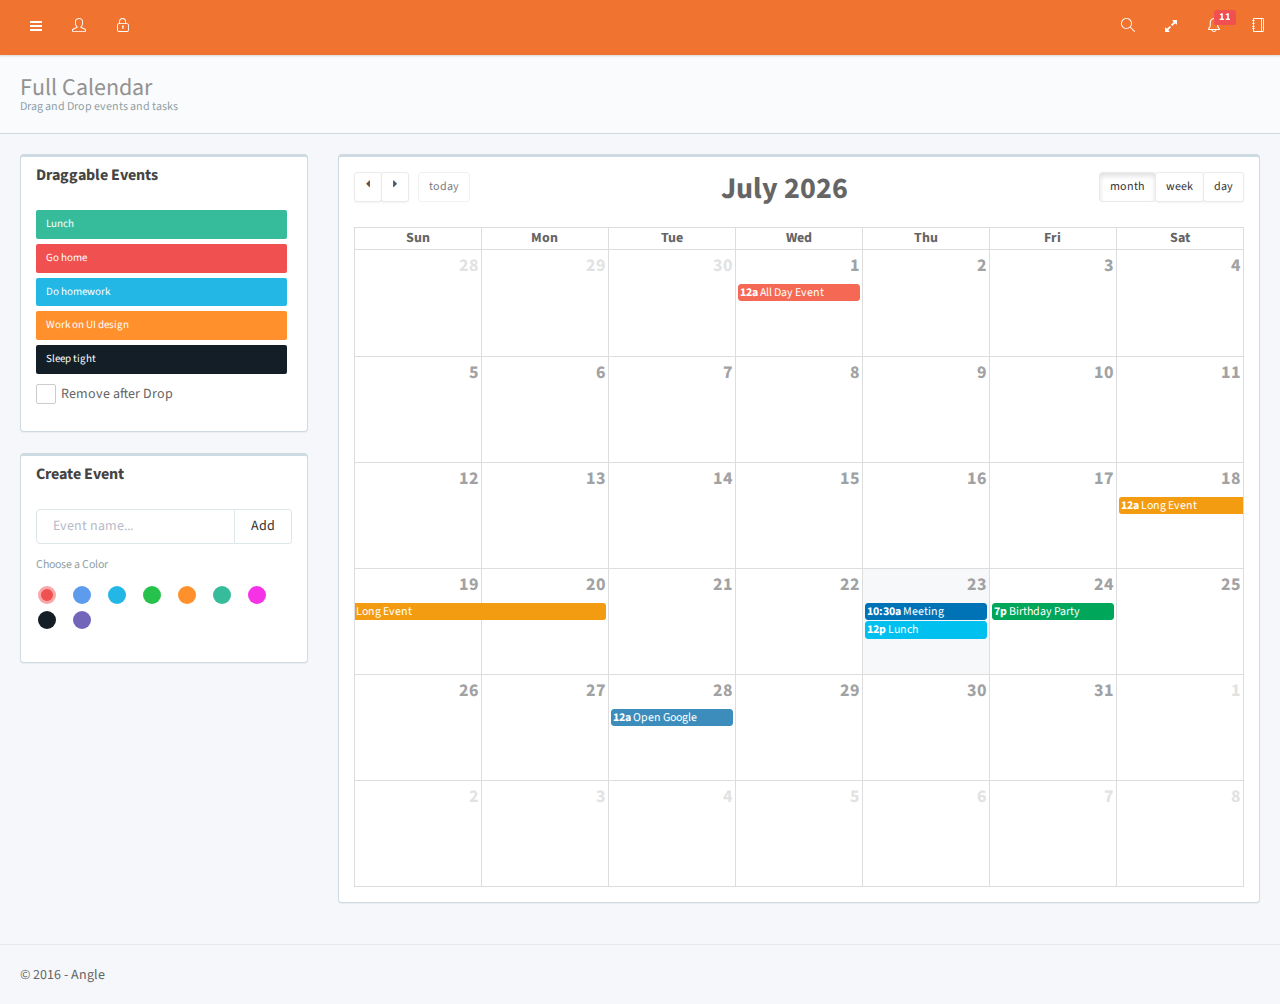
<file: app/calendar.html>
<!DOCTYPE html>
<html lang="en">

<head>
   <meta charset="utf-8">
   <meta name="viewport" content="width=device-width, initial-scale=1, maximum-scale=1">
   <meta name="description" content="Bootstrap Admin App + jQuery">
   <meta name="keywords" content="app, responsive, jquery, bootstrap, dashboard, admin">
   <title>Angle - Bootstrap Admin Template</title>
   <!-- =============== VENDOR STYLES ===============-->
   <!-- FONT AWESOME-->
   <link rel="stylesheet" href="../vendor/fontawesome/css/font-awesome.min.css">
   <!-- SIMPLE LINE ICONS-->
   <link rel="stylesheet" href="../vendor/simple-line-icons/css/simple-line-icons.css">
   <!-- ANIMATE.CSS-->
   <link rel="stylesheet" href="../vendor/animate.css/animate.min.css">
   <!-- WHIRL (spinners)-->
   <link rel="stylesheet" href="../vendor/whirl/dist/whirl.css">
   <!-- =============== PAGE VENDOR STYLES ===============-->
   <!-- FULLCALENDAR-->
   <link rel="stylesheet" href="../vendor/fullcalendar/dist/fullcalendar.css">
   <!-- =============== BOOTSTRAP STYLES ===============-->
   <link rel="stylesheet" href="css/bootstrap.css" id="bscss">
   <!-- =============== APP STYLES ===============-->
   <link rel="stylesheet" href="css/app.css" id="maincss">
</head>

<body>
   <div class="wrapper">
      <!-- top navbar-->
      <header class="topnavbar-wrapper">
         <!-- START Top Navbar-->
         <nav role="navigation" class="navbar topnavbar">
            <!-- START navbar header-->
            <div class="navbar-header">
               <a href="#/" class="navbar-brand">
                  <div class="brand-logo">
                     <img src="img/logo.png" alt="App Logo" class="img-responsive">
                  </div>
                  <div class="brand-logo-collapsed">
                     <img src="img/logo-single.png" alt="App Logo" class="img-responsive">
                  </div>
               </a>
            </div>
            <!-- END navbar header-->
            <!-- START Nav wrapper-->
            <div class="nav-wrapper">
               <!-- START Left navbar-->
               <ul class="nav navbar-nav">
                  <li>
                     <!-- Button used to collapse the left sidebar. Only visible on tablet and desktops-->
                     <a href="#" data-trigger-resize="" data-toggle-state="aside-collapsed" class="hidden-xs">
                        <em class="fa fa-navicon"></em>
                     </a>
                     <!-- Button to show/hide the sidebar on mobile. Visible on mobile only.-->
                     <a href="#" data-toggle-state="aside-toggled" data-no-persist="true" class="visible-xs sidebar-toggle">
                        <em class="fa fa-navicon"></em>
                     </a>
                  </li>
                  <!-- START User avatar toggle-->
                  <li>
                     <!-- Button used to collapse the left sidebar. Only visible on tablet and desktops-->
                     <a id="user-block-toggle" href="#user-block" data-toggle="collapse">
                        <em class="icon-user"></em>
                     </a>
                  </li>
                  <!-- END User avatar toggle-->
                  <!-- START lock screen-->
                  <li>
                     <a href="lock.html" title="Lock screen">
                        <em class="icon-lock"></em>
                     </a>
                  </li>
                  <!-- END lock screen-->
               </ul>
               <!-- END Left navbar-->
               <!-- START Right Navbar-->
               <ul class="nav navbar-nav navbar-right">
                  <!-- Search icon-->
                  <li>
                     <a href="#" data-search-open="">
                        <em class="icon-magnifier"></em>
                     </a>
                  </li>
                  <!-- Fullscreen (only desktops)-->
                  <li class="visible-lg">
                     <a href="#" data-toggle-fullscreen="">
                        <em class="fa fa-expand"></em>
                     </a>
                  </li>
                  <!-- START Alert menu-->
                  <li class="dropdown dropdown-list">
                     <a href="#" data-toggle="dropdown">
                        <em class="icon-bell"></em>
                        <div class="label label-danger">11</div>
                     </a>
                     <!-- START Dropdown menu-->
                     <ul class="dropdown-menu animated flipInX">
                        <li>
                           <!-- START list group-->
                           <div class="list-group">
                              <!-- list item-->
                              <a href="#" class="list-group-item">
                                 <div class="media-box">
                                    <div class="pull-left">
                                       <em class="fa fa-twitter fa-2x text-info"></em>
                                    </div>
                                    <div class="media-box-body clearfix">
                                       <p class="m0">New followers</p>
                                       <p class="m0 text-muted">
                                          <small>1 new follower</small>
                                       </p>
                                    </div>
                                 </div>
                              </a>
                              <!-- list item-->
                              <a href="#" class="list-group-item">
                                 <div class="media-box">
                                    <div class="pull-left">
                                       <em class="fa fa-envelope fa-2x text-warning"></em>
                                    </div>
                                    <div class="media-box-body clearfix">
                                       <p class="m0">New e-mails</p>
                                       <p class="m0 text-muted">
                                          <small>You have 10 new emails</small>
                                       </p>
                                    </div>
                                 </div>
                              </a>
                              <!-- list item-->
                              <a href="#" class="list-group-item">
                                 <div class="media-box">
                                    <div class="pull-left">
                                       <em class="fa fa-tasks fa-2x text-success"></em>
                                    </div>
                                    <div class="media-box-body clearfix">
                                       <p class="m0">Pending Tasks</p>
                                       <p class="m0 text-muted">
                                          <small>11 pending task</small>
                                       </p>
                                    </div>
                                 </div>
                              </a>
                              <!-- last list item-->
                              <a href="#" class="list-group-item">
                                 <small>More notifications</small>
                                 <span class="label label-danger pull-right">14</span>
                              </a>
                           </div>
                           <!-- END list group-->
                        </li>
                     </ul>
                     <!-- END Dropdown menu-->
                  </li>
                  <!-- END Alert menu-->
                  <!-- START Offsidebar button-->
                  <li>
                     <a href="#" data-toggle-state="offsidebar-open" data-no-persist="true">
                        <em class="icon-notebook"></em>
                     </a>
                  </li>
                  <!-- END Offsidebar menu-->
               </ul>
               <!-- END Right Navbar-->
            </div>
            <!-- END Nav wrapper-->
            <!-- START Search form-->
            <form role="search" action="search.html" class="navbar-form">
               <div class="form-group has-feedback">
                  <input type="text" placeholder="Type and hit enter ..." class="form-control">
                  <div data-search-dismiss="" class="fa fa-times form-control-feedback"></div>
               </div>
               <button type="submit" class="hidden btn btn-default">Submit</button>
            </form>
            <!-- END Search form-->
         </nav>
         <!-- END Top Navbar-->
      </header>
      <!-- sidebar-->
      <aside class="aside">
         <!-- START Sidebar (left)-->
         <div class="aside-inner">
            <nav data-sidebar-anyclick-close="" class="sidebar">
               <!-- START sidebar nav-->
               <ul class="nav">
                  <!-- START user info-->
                  <li class="has-user-block">
                     <div id="user-block" class="collapse">
                        <div class="item user-block">
                           <!-- User picture-->
                           <div class="user-block-picture">
                              <div class="user-block-status">
                                 <img src="img/user/02.jpg" alt="Avatar" width="60" height="60" class="img-thumbnail img-circle">
                                 <div class="circle circle-success circle-lg"></div>
                              </div>
                           </div>
                           <!-- Name and Job-->
                           <div class="user-block-info">
                              <span class="user-block-name">Hello, Mike</span>
                              <span class="user-block-role">Designer</span>
                           </div>
                        </div>
                     </div>
                  </li>
                  <!-- END user info-->
                  <!-- Iterates over all sidebar items-->
                  <li class="nav-heading ">
                     <span data-localize="sidebar.heading.HEADER">Main Navigation</span>
                  </li>
                  <li class=" ">
                     <a href="#dashboard" title="Dashboard" data-toggle="collapse">
                        <div class="pull-right label label-info">3</div>
                        <em class="icon-speedometer"></em>
                        <span data-localize="sidebar.nav.DASHBOARD">Dashboard</span>
                     </a>
                     <ul id="dashboard" class="nav sidebar-subnav collapse">
                        <li class="sidebar-subnav-header">Dashboard</li>
                        <li class=" ">
                           <a href="dashboard.html" title="Dashboard v1">
                              <span>Dashboard v1</span>
                           </a>
                        </li>
                        <li class=" ">
                           <a href="dashboard_v2.html" title="Dashboard v2">
                              <span>Dashboard v2</span>
                           </a>
                        </li>
                        <li class=" ">
                           <a href="dashboard_v3.html" title="Dashboard v3">
                              <span>Dashboard v3</span>
                           </a>
                        </li>
                     </ul>
                  </li>
                  <li class=" ">
                     <a href="widgets.html" title="Widgets">
                        <div class="pull-right label label-success">30</div>
                        <em class="icon-grid"></em>
                        <span data-localize="sidebar.nav.WIDGETS">Widgets</span>
                     </a>
                  </li>
                  <li class=" ">
                     <a href="#layout" title="Layouts" data-toggle="collapse">
                        <em class="icon-layers"></em>
                        <span>Layouts</span>
                     </a>
                     <ul id="layout" class="nav sidebar-subnav collapse">
                        <li class="sidebar-subnav-header">Layouts</li>
                        <li class=" ">
                           <a href="dashboard_h.html" title="Horizontal">
                              <span>Horizontal</span>
                           </a>
                        </li>
                     </ul>
                  </li>
                  <li class="nav-heading ">
                     <span data-localize="sidebar.heading.COMPONENTS">Components</span>
                  </li>
                  <li class=" ">
                     <a href="#elements" title="Elements" data-toggle="collapse">
                        <em class="icon-chemistry"></em>
                        <span data-localize="sidebar.nav.element.ELEMENTS">Elements</span>
                     </a>
                     <ul id="elements" class="nav sidebar-subnav collapse">
                        <li class="sidebar-subnav-header">Elements</li>
                        <li class=" ">
                           <a href="buttons.html" title="Buttons">
                              <span data-localize="sidebar.nav.element.BUTTON">Buttons</span>
                           </a>
                        </li>
                        <li class=" ">
                           <a href="notifications.html" title="Notifications">
                              <span data-localize="sidebar.nav.element.NOTIFICATION">Notifications</span>
                           </a>
                        </li>
                        <li class=" ">
                           <a href="sweetalert.html" title="Sweet Alert">
                              <span>Sweet Alert</span>
                           </a>
                        </li>
                        <li class=" ">
                           <a href="tour.html" title="Tour">
                              <span>Tour</span>
                           </a>
                        </li>
                        <li class=" ">
                           <a href="carousel.html" title="Carousel">
                              <span data-localize="sidebar.nav.element.INTERACTION">Carousel</span>
                           </a>
                        </li>
                        <li class=" ">
                           <a href="spinners.html" title="Spinners">
                              <span data-localize="sidebar.nav.element.SPINNER">Spinners</span>
                           </a>
                        </li>
                        <li class=" ">
                           <a href="animations.html" title="Animations">
                              <span data-localize="sidebar.nav.element.ANIMATION">Animations</span>
                           </a>
                        </li>
                        <li class=" ">
                           <a href="dropdown-animations.html" title="Dropdown">
                              <span data-localize="sidebar.nav.element.DROPDOWN">Dropdown</span>
                           </a>
                        </li>
                        <li class=" ">
                           <a href="nestable.html" title="Nestable">
                              <span>Nestable</span>
                           </a>
                        </li>
                        <li class=" ">
                           <a href="sortable.html" title="Sortable">
                              <span>Sortable</span>
                           </a>
                        </li>
                        <li class=" ">
                           <a href="panels.html" title="Panels">
                              <span data-localize="sidebar.nav.element.PANEL">Panels</span>
                           </a>
                        </li>
                        <li class=" ">
                           <a href="portlets.html" title="Portlets">
                              <span data-localize="sidebar.nav.element.PORTLET">Portlets</span>
                           </a>
                        </li>
                        <li class=" ">
                           <a href="grid.html" title="Grid">
                              <span data-localize="sidebar.nav.element.GRID">Grid</span>
                           </a>
                        </li>
                        <li class=" ">
                           <a href="grid-masonry.html" title="Grid Masonry">
                              <span data-localize="sidebar.nav.element.GRID_MASONRY">Grid Masonry</span>
                           </a>
                        </li>
                        <li class=" ">
                           <a href="typo.html" title="Typography">
                              <span data-localize="sidebar.nav.element.TYPO">Typography</span>
                           </a>
                        </li>
                        <li class=" ">
                           <a href="icons-font.html" title="Font Icons">
                              <div class="pull-right label label-success">+400</div>
                              <span data-localize="sidebar.nav.element.FONT_ICON">Font Icons</span>
                           </a>
                        </li>
                        <li class=" ">
                           <a href="icons-weather.html" title="Weather Icons">
                              <div class="pull-right label label-success">+100</div>
                              <span data-localize="sidebar.nav.element.WEATHER_ICON">Weather Icons</span>
                           </a>
                        </li>
                        <li class=" ">
                           <a href="colors.html" title="Colors">
                              <span data-localize="sidebar.nav.element.COLOR">Colors</span>
                           </a>
                        </li>
                     </ul>
                  </li>
                  <li class=" ">
                     <a href="#forms" title="Forms" data-toggle="collapse">
                        <em class="icon-note"></em>
                        <span data-localize="sidebar.nav.form.FORM">Forms</span>
                     </a>
                     <ul id="forms" class="nav sidebar-subnav collapse">
                        <li class="sidebar-subnav-header">Forms</li>
                        <li class=" ">
                           <a href="form-standard.html" title="Standard">
                              <span data-localize="sidebar.nav.form.STANDARD">Standard</span>
                           </a>
                        </li>
                        <li class=" ">
                           <a href="form-extended.html" title="Extended">
                              <span data-localize="sidebar.nav.form.EXTENDED">Extended</span>
                           </a>
                        </li>
                        <li class=" ">
                           <a href="form-validation.html" title="Validation">
                              <span data-localize="sidebar.nav.form.VALIDATION">Validation</span>
                           </a>
                        </li>
                        <li class=" ">
                           <a href="form-wizard.html" title="Wizard">
                              <span>Wizard</span>
                           </a>
                        </li>
                        <li class=" ">
                           <a href="form-upload.html" title="Upload">
                              <span>Upload</span>
                           </a>
                        </li>
                        <li class=" ">
                           <a href="form-xeditable.html" title="xEditable">
                              <span>xEditable</span>
                           </a>
                        </li>
                        <li class=" ">
                           <a href="form-imagecrop.html" title="Cropper">
                              <span>Cropper</span>
                           </a>
                        </li>
                     </ul>
                  </li>
                  <li class=" ">
                     <a href="#charts" title="Charts" data-toggle="collapse">
                        <em class="icon-graph"></em>
                        <span data-localize="sidebar.nav.chart.CHART">Charts</span>
                     </a>
                     <ul id="charts" class="nav sidebar-subnav collapse">
                        <li class="sidebar-subnav-header">Charts</li>
                        <li class=" ">
                           <a href="chart-flot.html" title="Flot">
                              <span data-localize="sidebar.nav.chart.FLOT">Flot</span>
                           </a>
                        </li>
                        <li class=" ">
                           <a href="chart-radial.html" title="Radial">
                              <span data-localize="sidebar.nav.chart.RADIAL">Radial</span>
                           </a>
                        </li>
                        <li class=" ">
                           <a href="chart-js.html" title="Chart JS">
                              <span>Chart JS</span>
                           </a>
                        </li>
                        <li class=" ">
                           <a href="chart-rickshaw.html" title="Rickshaw">
                              <span>Rickshaw</span>
                           </a>
                        </li>
                        <li class=" ">
                           <a href="chart-morris.html" title="MorrisJS">
                              <span>MorrisJS</span>
                           </a>
                        </li>
                        <li class=" ">
                           <a href="chart-chartist.html" title="Chartist">
                              <span>Chartist</span>
                           </a>
                        </li>
                     </ul>
                  </li>
                  <li class=" ">
                     <a href="#tables" title="Tables" data-toggle="collapse">
                        <em class="icon-grid"></em>
                        <span data-localize="sidebar.nav.table.TABLE">Tables</span>
                     </a>
                     <ul id="tables" class="nav sidebar-subnav collapse">
                        <li class="sidebar-subnav-header">Tables</li>
                        <li class=" ">
                           <a href="table-standard.html" title="Standard">
                              <span data-localize="sidebar.nav.table.STANDARD">Standard</span>
                           </a>
                        </li>
                        <li class=" ">
                           <a href="table-extended.html" title="Extended">
                              <span data-localize="sidebar.nav.table.EXTENDED">Extended</span>
                           </a>
                        </li>
                        <li class=" ">
                           <a href="table-datatable.html" title="DataTables">
                              <span data-localize="sidebar.nav.table.DATATABLE">DataTables</span>
                           </a>
                        </li>
                        <li class=" ">
                           <a href="table-jqgrid.html" title="jqGrid">
                              <span>jqGrid</span>
                           </a>
                        </li>
                     </ul>
                  </li>
                  <li class=" ">
                     <a href="#maps" title="Maps" data-toggle="collapse">
                        <em class="icon-map"></em>
                        <span data-localize="sidebar.nav.map.MAP">Maps</span>
                     </a>
                     <ul id="maps" class="nav sidebar-subnav collapse">
                        <li class="sidebar-subnav-header">Maps</li>
                        <li class=" ">
                           <a href="maps-google.html" title="Google Maps">
                              <span data-localize="sidebar.nav.map.GOOGLE">Google Maps</span>
                           </a>
                        </li>
                        <li class=" ">
                           <a href="maps-vector.html" title="Vector Maps">
                              <span data-localize="sidebar.nav.map.VECTOR">Vector Maps</span>
                           </a>
                        </li>
                     </ul>
                  </li>
                  <li class="nav-heading ">
                     <span data-localize="sidebar.heading.MORE">More</span>
                  </li>
                  <li class=" ">
                     <a href="#pages" title="Pages" data-toggle="collapse">
                        <em class="icon-doc"></em>
                        <span data-localize="sidebar.nav.pages.PAGES">Pages</span>
                     </a>
                     <ul id="pages" class="nav sidebar-subnav collapse">
                        <li class="sidebar-subnav-header">Pages</li>
                        <li class=" ">
                           <a href="login.html" title="Login">
                              <span data-localize="sidebar.nav.pages.LOGIN">Login</span>
                           </a>
                        </li>
                        <li class=" ">
                           <a href="register.html" title="Sign up">
                              <span data-localize="sidebar.nav.pages.REGISTER">Sign up</span>
                           </a>
                        </li>
                        <li class=" ">
                           <a href="recover.html" title="Recover Password">
                              <span data-localize="sidebar.nav.pages.RECOVER">Recover Password</span>
                           </a>
                        </li>
                        <li class=" ">
                           <a href="lock.html" title="Lock">
                              <span data-localize="sidebar.nav.pages.LOCK">Lock</span>
                           </a>
                        </li>
                        <li class=" ">
                           <a href="template.html" title="Starter Template">
                              <span data-localize="sidebar.nav.pages.STARTER">Starter Template</span>
                           </a>
                        </li>
                        <li class=" ">
                           <a href="404.html" title="404">
                              <span>404</span>
                           </a>
                        </li>
                        <li class=" ">
                           <a href="500.html" title="500">
                              <span>500</span>
                           </a>
                        </li>
                        <li class=" ">
                           <a href="maintenance.html" title="Maintenance">
                              <span>Maintenance</span>
                           </a>
                        </li>
                     </ul>
                  </li>
                  <li class=" ">
                     <a href="#extras" title="Extras" data-toggle="collapse">
                        <em class="icon-cup"></em>
                        <span data-localize="sidebar.nav.extra.EXTRA">Extras</span>
                     </a>
                     <ul id="extras" class="nav sidebar-subnav collapse">
                        <li class="sidebar-subnav-header">Extras</li>
                        <li class=" ">
                           <a href="#blog" title="Blog" data-toggle="collapse">
                              <em class="fa fa-angle-right"></em>
                              <span>Blog</span>
                           </a>
                           <ul id="blog" class="nav sidebar-subnav collapse">
                              <li class="sidebar-subnav-header">Blog</li>
                              <li class=" ">
                                 <a href="blog.html" title="List">
                                    <span>List</span>
                                 </a>
                              </li>
                              <li class=" ">
                                 <a href="blog-post.html" title="Post">
                                    <span>Post</span>
                                 </a>
                              </li>
                              <li class=" ">
                                 <a href="blog-articles.html" title="Articles">
                                    <span>Articles</span>
                                 </a>
                              </li>
                              <li class=" ">
                                 <a href="blog-article-view.html" title="Article View">
                                    <span>Article View</span>
                                 </a>
                              </li>
                           </ul>
                        </li>
                        <li class=" ">
                           <a href="#ecommerce" title="eCommerce" data-toggle="collapse">
                              <em class="fa fa-angle-right"></em>
                              <span>eCommerce</span>
                           </a>
                           <ul id="ecommerce" class="nav sidebar-subnav collapse">
                              <li class="sidebar-subnav-header">eCommerce</li>
                              <li class=" ">
                                 <a href="ecommerce-orders.html" title="Orders">
                                    <div class="pull-right label label-info">10</div>
                                    <span>Orders</span>
                                 </a>
                              </li>
                              <li class=" ">
                                 <a href="ecommerce-order-view.html" title="Order View">
                                    <span>Order View</span>
                                 </a>
                              </li>
                              <li class=" ">
                                 <a href="ecommerce-products.html" title="Products">
                                    <span>Products</span>
                                 </a>
                              </li>
                              <li class=" ">
                                 <a href="ecommerce-product-view.html" title="Product View">
                                    <span>Product View</span>
                                 </a>
                              </li>
                              <li class=" ">
                                 <a href="ecommerce-checkout.html" title="Checkout">
                                    <span>Checkout</span>
                                 </a>
                              </li>
                           </ul>
                        </li>
                        <li class=" ">
                           <a href="#forum" title="Forum" data-toggle="collapse">
                              <em class="fa fa-angle-right"></em>
                              <span>Forum</span>
                           </a>
                           <ul id="forum" class="nav sidebar-subnav collapse">
                              <li class="sidebar-subnav-header">Forum</li>
                              <li class=" ">
                                 <a href="forum-categories.html" title="Categories">
                                    <span>Categories</span>
                                 </a>
                              </li>
                              <li class=" ">
                                 <a href="forum-topics.html" title="Topics">
                                    <span>Topics</span>
                                 </a>
                              </li>
                              <li class=" ">
                                 <a href="forum-discussion.html" title="Discussion">
                                    <span>Discussion</span>
                                 </a>
                              </li>
                           </ul>
                        </li>
                        <li class=" ">
                           <a href="contacts.html" title="Contacts">
                              <span>Contacts</span>
                           </a>
                        </li>
                        <li class=" ">
                           <a href="contact-details.html" title="Contact details">
                              <span>Contact details</span>
                           </a>
                        </li>
                        <li class=" ">
                           <a href="projects.html" title="Projects">
                              <span>Projects</span>
                           </a>
                        </li>
                        <li class=" ">
                           <a href="project-details.html" title="Projects details">
                              <span>Projects details</span>
                           </a>
                        </li>
                        <li class=" ">
                           <a href="team-viewer.html" title="Team viewer">
                              <span>Team viewer</span>
                           </a>
                        </li>
                        <li class=" ">
                           <a href="social-board.html" title="Social board">
                              <span>Social board</span>
                           </a>
                        </li>
                        <li class=" ">
                           <a href="vote-links.html" title="Vote links">
                              <span>Vote links</span>
                           </a>
                        </li>
                        <li class=" ">
                           <a href="bug-tracker.html" title="Bug tracker">
                              <span>Bug tracker</span>
                           </a>
                        </li>
                        <li class=" ">
                           <a href="faq.html" title="FAQ">
                              <span>FAQ</span>
                           </a>
                        </li>
                        <li class=" ">
                           <a href="help-center.html" title="Help Center">
                              <span>Help Center</span>
                           </a>
                        </li>
                        <li class=" ">
                           <a href="followers.html" title="Followers">
                              <span>Followers</span>
                           </a>
                        </li>
                        <li class=" ">
                           <a href="settings.html" title="Settings">
                              <span>Settings</span>
                           </a>
                        </li>
                        <li class=" ">
                           <a href="plans.html" title="Plans">
                              <span>Plans</span>
                           </a>
                        </li>
                        <li class=" ">
                           <a href="file-manager.html" title="File manager">
                              <span>File manager</span>
                           </a>
                        </li>
                        <li class=" ">
                           <a href="mailbox.html" title="Mailbox">
                              <span data-localize="sidebar.nav.extra.MAILBOX">Mailbox</span>
                           </a>
                        </li>
                        <li class=" ">
                           <a href="timeline.html" title="Timeline">
                              <span data-localize="sidebar.nav.extra.TIMELINE">Timeline</span>
                           </a>
                        </li>
                        <li class=" active">
                           <a href="calendar.html" title="Calendar">
                              <span data-localize="sidebar.nav.extra.CALENDAR">Calendar</span>
                           </a>
                        </li>
                        <li class=" ">
                           <a href="invoice.html" title="Invoice">
                              <span data-localize="sidebar.nav.extra.INVOICE">Invoice</span>
                           </a>
                        </li>
                        <li class=" ">
                           <a href="search.html" title="Search">
                              <span data-localize="sidebar.nav.extra.SEARCH">Search</span>
                           </a>
                        </li>
                        <li class=" ">
                           <a href="todo.html" title="Todo List">
                              <span data-localize="sidebar.nav.extra.TODO">Todo List</span>
                           </a>
                        </li>
                        <li class=" ">
                           <a href="profile.html" title="Profile">
                              <span data-localize="sidebar.nav.extra.PROFILE">Profile</span>
                           </a>
                        </li>
                     </ul>
                  </li>
                  <li class=" ">
                     <a href="#multilevel" title="Multilevel" data-toggle="collapse">
                        <em class="fa fa-folder-open-o"></em>
                        <span>Multilevel</span>
                     </a>
                     <ul id="multilevel" class="nav sidebar-subnav collapse">
                        <li class="sidebar-subnav-header">Multilevel</li>
                        <li class=" ">
                           <a href="#level1" title="Level 1" data-toggle="collapse">
                              <span>Level 1</span>
                           </a>
                           <ul id="level1" class="nav sidebar-subnav collapse">
                              <li class="sidebar-subnav-header">Level 1</li>
                              <li class=" ">
                                 <a href="multilevel-1.html" title="Level1 Item">
                                    <span>Level1 Item</span>
                                 </a>
                              </li>
                              <li class=" ">
                                 <a href="#level2" title="Level 2" data-toggle="collapse">
                                    <span>Level 2</span>
                                 </a>
                                 <ul id="level2" class="nav sidebar-subnav collapse">
                                    <li class="sidebar-subnav-header">Level 2</li>
                                    <li class=" ">
                                       <a href="#level3" title="Level 3" data-toggle="collapse">
                                          <span>Level 3</span>
                                       </a>
                                       <ul id="level3" class="nav sidebar-subnav collapse">
                                          <li class="sidebar-subnav-header">Level 3</li>
                                          <li class=" ">
                                             <a href="multilevel-3.html" title="Level3 Item">
                                                <span>Level3 Item</span>
                                             </a>
                                          </li>
                                       </ul>
                                    </li>
                                 </ul>
                              </li>
                           </ul>
                        </li>
                     </ul>
                  </li>
                  <li class=" ">
                     <a href="documentation.html" title="Documentation">
                        <em class="icon-graduation"></em>
                        <span data-localize="sidebar.nav.DOCUMENTATION">Documentation</span>
                     </a>
                  </li>
               </ul>
               <!-- END sidebar nav-->
            </nav>
         </div>
         <!-- END Sidebar (left)-->
      </aside>
      <!-- offsidebar-->
      <aside class="offsidebar hide">
         <!-- START Off Sidebar (right)-->
         <nav>
            <div role="tabpanel">
               <!-- Nav tabs-->
               <ul role="tablist" class="nav nav-tabs nav-justified">
                  <li role="presentation" class="active">
                     <a href="#app-settings" aria-controls="app-settings" role="tab" data-toggle="tab">
                        <em class="icon-equalizer fa-lg"></em>
                     </a>
                  </li>
                  <li role="presentation">
                     <a href="#app-chat" aria-controls="app-chat" role="tab" data-toggle="tab">
                        <em class="icon-user fa-lg"></em>
                     </a>
                  </li>
               </ul>
               <!-- Tab panes-->
               <div class="tab-content">
                  <div id="app-settings" role="tabpanel" class="tab-pane fade in active">
                     <h3 class="text-center text-thin">Settings</h3>
                     <div class="p">
                        <h4 class="text-muted text-thin">Themes</h4>
                        <div class="table-grid mb">
                           <div class="col mb">
                              <div class="setting-color">
                                 <label data-load-css="css/theme-a.css">
                                    <input type="radio" name="setting-theme" checked="checked">
                                    <span class="icon-check"></span>
                                    <span class="split">
                                       <span class="color bg-info"></span>
                                       <span class="color bg-info-light"></span>
                                    </span>
                                    <span class="color bg-white"></span>
                                 </label>
                              </div>
                           </div>
                           <div class="col mb">
                              <div class="setting-color">
                                 <label data-load-css="css/theme-b.css">
                                    <input type="radio" name="setting-theme">
                                    <span class="icon-check"></span>
                                    <span class="split">
                                       <span class="color bg-green"></span>
                                       <span class="color bg-green-light"></span>
                                    </span>
                                    <span class="color bg-white"></span>
                                 </label>
                              </div>
                           </div>
                           <div class="col mb">
                              <div class="setting-color">
                                 <label data-load-css="css/theme-c.css">
                                    <input type="radio" name="setting-theme">
                                    <span class="icon-check"></span>
                                    <span class="split">
                                       <span class="color bg-purple"></span>
                                       <span class="color bg-purple-light"></span>
                                    </span>
                                    <span class="color bg-white"></span>
                                 </label>
                              </div>
                           </div>
                           <div class="col mb">
                              <div class="setting-color">
                                 <label data-load-css="css/theme-d.css">
                                    <input type="radio" name="setting-theme">
                                    <span class="icon-check"></span>
                                    <span class="split">
                                       <span class="color bg-danger"></span>
                                       <span class="color bg-danger-light"></span>
                                    </span>
                                    <span class="color bg-white"></span>
                                 </label>
                              </div>
                           </div>
                        </div>
                        <div class="table-grid mb">
                           <div class="col mb">
                              <div class="setting-color">
                                 <label data-load-css="css/theme-e.css">
                                    <input type="radio" name="setting-theme">
                                    <span class="icon-check"></span>
                                    <span class="split">
                                       <span class="color bg-info-dark"></span>
                                       <span class="color bg-info"></span>
                                    </span>
                                    <span class="color bg-gray-dark"></span>
                                 </label>
                              </div>
                           </div>
                           <div class="col mb">
                              <div class="setting-color">
                                 <label data-load-css="css/theme-f.css">
                                    <input type="radio" name="setting-theme">
                                    <span class="icon-check"></span>
                                    <span class="split">
                                       <span class="color bg-green-dark"></span>
                                       <span class="color bg-green"></span>
                                    </span>
                                    <span class="color bg-gray-dark"></span>
                                 </label>
                              </div>
                           </div>
                           <div class="col mb">
                              <div class="setting-color">
                                 <label data-load-css="css/theme-g.css">
                                    <input type="radio" name="setting-theme">
                                    <span class="icon-check"></span>
                                    <span class="split">
                                       <span class="color bg-purple-dark"></span>
                                       <span class="color bg-purple"></span>
                                    </span>
                                    <span class="color bg-gray-dark"></span>
                                 </label>
                              </div>
                           </div>
                           <div class="col mb">
                              <div class="setting-color">
                                 <label data-load-css="css/theme-h.css">
                                    <input type="radio" name="setting-theme">
                                    <span class="icon-check"></span>
                                    <span class="split">
                                       <span class="color bg-danger-dark"></span>
                                       <span class="color bg-danger"></span>
                                    </span>
                                    <span class="color bg-gray-dark"></span>
                                 </label>
                              </div>
                           </div>
                        </div>
                     </div>
                     <div class="p">
                        <h4 class="text-muted text-thin">Layout</h4>
                        <div class="clearfix">
                           <p class="pull-left">Fixed</p>
                           <div class="pull-right">
                              <label class="switch">
                                 <input id="chk-fixed" type="checkbox" data-toggle-state="layout-fixed">
                                 <span></span>
                              </label>
                           </div>
                        </div>
                        <div class="clearfix">
                           <p class="pull-left">Boxed</p>
                           <div class="pull-right">
                              <label class="switch">
                                 <input id="chk-boxed" type="checkbox" data-toggle-state="layout-boxed">
                                 <span></span>
                              </label>
                           </div>
                        </div>
                        <div class="clearfix">
                           <p class="pull-left">RTL</p>
                           <div class="pull-right">
                              <label class="switch">
                                 <input id="chk-rtl" type="checkbox">
                                 <span></span>
                              </label>
                           </div>
                        </div>
                     </div>
                     <div class="p">
                        <h4 class="text-muted text-thin">Aside</h4>
                        <div class="clearfix">
                           <p class="pull-left">Collapsed</p>
                           <div class="pull-right">
                              <label class="switch">
                                 <input id="chk-collapsed" type="checkbox" data-toggle-state="aside-collapsed">
                                 <span></span>
                              </label>
                           </div>
                        </div>
                        <div class="clearfix">
                           <p class="pull-left">Collapsed Text</p>
                           <div class="pull-right">
                              <label class="switch">
                                 <input id="chk-collapsed-text" type="checkbox" data-toggle-state="aside-collapsed-text">
                                 <span></span>
                              </label>
                           </div>
                        </div>
                        <div class="clearfix">
                           <p class="pull-left">Float</p>
                           <div class="pull-right">
                              <label class="switch">
                                 <input id="chk-float" type="checkbox" data-toggle-state="aside-float">
                                 <span></span>
                              </label>
                           </div>
                        </div>
                        <div class="clearfix">
                           <p class="pull-left">Hover</p>
                           <div class="pull-right">
                              <label class="switch">
                                 <input id="chk-hover" type="checkbox" data-toggle-state="aside-hover">
                                 <span></span>
                              </label>
                           </div>
                        </div>
                        <div class="clearfix">
                           <p class="pull-left">Show Scrollbar</p>
                           <div class="pull-right">
                              <label class="switch">
                                 <input id="chk-hover" type="checkbox" data-toggle-state="show-scrollbar" data-target=".sidebar">
                                 <span></span>
                              </label>
                           </div>
                        </div>
                     </div>
                  </div>
                  <div id="app-chat" role="tabpanel" class="tab-pane fade">
                     <h3 class="text-center text-thin">Connections</h3>
                     <ul class="nav">
                        <!-- START list title-->
                        <li class="p">
                           <small class="text-muted">ONLINE</small>
                        </li>
                        <!-- END list title-->
                        <li>
                           <!-- START User status-->
                           <a href="#" class="media-box p mt0">
                              <span class="pull-right">
                                 <span class="circle circle-success circle-lg"></span>
                              </span>
                              <span class="pull-left">
                                 <!-- Contact avatar-->
                                 <img src="img/user/05.jpg" alt="Image" class="media-box-object img-circle thumb48">
                              </span>
                              <!-- Contact info-->
                              <span class="media-box-body">
                                 <span class="media-box-heading">
                                    <strong>Juan Sims</strong>
                                    <br>
                                    <small class="text-muted">Designeer</small>
                                 </span>
                              </span>
                           </a>
                           <!-- END User status-->
                           <!-- START User status-->
                           <a href="#" class="media-box p mt0">
                              <span class="pull-right">
                                 <span class="circle circle-success circle-lg"></span>
                              </span>
                              <span class="pull-left">
                                 <!-- Contact avatar-->
                                 <img src="img/user/06.jpg" alt="Image" class="media-box-object img-circle thumb48">
                              </span>
                              <!-- Contact info-->
                              <span class="media-box-body">
                                 <span class="media-box-heading">
                                    <strong>Maureen Jenkins</strong>
                                    <br>
                                    <small class="text-muted">Designeer</small>
                                 </span>
                              </span>
                           </a>
                           <!-- END User status-->
                           <!-- START User status-->
                           <a href="#" class="media-box p mt0">
                              <span class="pull-right">
                                 <span class="circle circle-danger circle-lg"></span>
                              </span>
                              <span class="pull-left">
                                 <!-- Contact avatar-->
                                 <img src="img/user/07.jpg" alt="Image" class="media-box-object img-circle thumb48">
                              </span>
                              <!-- Contact info-->
                              <span class="media-box-body">
                                 <span class="media-box-heading">
                                    <strong>Billie Dunn</strong>
                                    <br>
                                    <small class="text-muted">Designeer</small>
                                 </span>
                              </span>
                           </a>
                           <!-- END User status-->
                           <!-- START User status-->
                           <a href="#" class="media-box p mt0">
                              <span class="pull-right">
                                 <span class="circle circle-warning circle-lg"></span>
                              </span>
                              <span class="pull-left">
                                 <!-- Contact avatar-->
                                 <img src="img/user/08.jpg" alt="Image" class="media-box-object img-circle thumb48">
                              </span>
                              <!-- Contact info-->
                              <span class="media-box-body">
                                 <span class="media-box-heading">
                                    <strong>Tomothy Roberts</strong>
                                    <br>
                                    <small class="text-muted">Designer</small>
                                 </span>
                              </span>
                           </a>
                           <!-- END User status-->
                        </li>
                        <!-- START list title-->
                        <li class="p">
                           <small class="text-muted">OFFLINE</small>
                        </li>
                        <!-- END list title-->
                        <li>
                           <!-- START User status-->
                           <a href="#" class="media-box p mt0">
                              <span class="pull-right">
                                 <span class="circle circle-lg"></span>
                              </span>
                              <span class="pull-left">
                                 <!-- Contact avatar-->
                                 <img src="img/user/09.jpg" alt="Image" class="media-box-object img-circle thumb48">
                              </span>
                              <!-- Contact info-->
                              <span class="media-box-body">
                                 <span class="media-box-heading">
                                    <strong>Lawrence Robinson</strong>
                                    <br>
                                    <small class="text-muted">Developer</small>
                                 </span>
                              </span>
                           </a>
                           <!-- END User status-->
                           <!-- START User status-->
                           <a href="#" class="media-box p mt0">
                              <span class="pull-right">
                                 <span class="circle circle-lg"></span>
                              </span>
                              <span class="pull-left">
                                 <!-- Contact avatar-->
                                 <img src="img/user/10.jpg" alt="Image" class="media-box-object img-circle thumb48">
                              </span>
                              <!-- Contact info-->
                              <span class="media-box-body">
                                 <span class="media-box-heading">
                                    <strong>Tyrone Owens</strong>
                                    <br>
                                    <small class="text-muted">Designer</small>
                                 </span>
                              </span>
                           </a>
                           <!-- END User status-->
                        </li>
                        <li>
                           <div class="p-lg text-center">
                              <!-- Optional link to list more users-->
                              <a href="#" title="See more contacts" class="btn btn-purple btn-sm">
                                 <strong>Load more..</strong>
                              </a>
                           </div>
                        </li>
                     </ul>
                     <!-- Extra items-->
                     <div class="p">
                        <p>
                           <small class="text-muted">Tasks completion</small>
                        </p>
                        <div class="progress progress-xs m0">
                           <div role="progressbar" aria-valuenow="80" aria-valuemin="0" aria-valuemax="100" class="progress-bar progress-bar-success progress-80">
                              <span class="sr-only">80% Complete</span>
                           </div>
                        </div>
                     </div>
                     <div class="p">
                        <p>
                           <small class="text-muted">Upload quota</small>
                        </p>
                        <div class="progress progress-xs m0">
                           <div role="progressbar" aria-valuenow="40" aria-valuemin="0" aria-valuemax="100" class="progress-bar progress-bar-warning progress-40">
                              <span class="sr-only">40% Complete</span>
                           </div>
                        </div>
                     </div>
                  </div>
               </div>
            </div>
         </nav>
         <!-- END Off Sidebar (right)-->
      </aside>
      <!-- Main section-->
      <section>
         <!-- Page content-->
         <div class="content-wrapper">
            <h3>Full Calendar
               <small>Drag and Drop events and tasks</small>
            </h3>
            <!-- START row-->
            <div class="calendar-app">
               <div class="row">
                  <div class="col-lg-3 col-md-4">
                     <div class="row">
                        <div class="col-md-12 col-sm-6 col-xs-12 co-xs-pull-12">
                           <!-- START panel-->
                           <div class="panel panel-default">
                              <div class="panel-heading">
                                 <h4 class="panel-title">Draggable Events</h4>
                              </div>
                              <!-- Default external events list-->
                              <div class="external-events-trash">
                                 <div class="panel-body">
                                    <div class="external-events">
                                       <div class="bg-green">Lunch</div>
                                       <div class="bg-danger">Go home</div>
                                       <div class="bg-info">Do homework</div>
                                       <div class="bg-warning">Work on UI design</div>
                                       <div class="bg-inverse">Sleep tight</div>
                                    </div>
                                    <p>
                                       <span class="checkbox c-checkbox">
                                          <label>
                                             <input id="remove-after-drop" type="checkbox">
                                             <span class="fa fa-check"></span>Remove after Drop</label>
                                       </span>
                                    </p>
                                 </div>
                              </div>
                           </div>
                           <!-- END panel-->
                        </div>
                        <div class="col-md-12 col-sm-6 col-xs-12 co-xs-push-12">
                           <!-- START panel-->
                           <div class="panel panel-default">
                              <div class="panel-heading">
                                 <h3 class="panel-title">Create Event</h3>
                              </div>
                              <div class="panel-body">
                                 <div class="input-group mb">
                                    <input type="text" placeholder="Event name..." class="form-control external-event-name">
                                    <div class="input-group-btn">
                                       <button type="button" class="btn btn-default external-event-add-btn">Add</button>
                                    </div>
                                 </div>
                                 <p class="text-muted">
                                    <small>Choose a Color</small>
                                 </p>
                                 <ul class="list-inline external-event-color-selector">
                                    <li class="p0">
                                       <a href="#" class="circle circle-danger circle-xl selected"></a>
                                    </li>
                                    <li class="p0">
                                       <a href="#" class="circle circle-primary circle-xl"></a>
                                    </li>
                                    <li class="p0">
                                       <a href="#" class="circle circle-info circle-xl"></a>
                                    </li>
                                    <li class="p0">
                                       <a href="#" class="circle circle-success circle-xl"></a>
                                    </li>
                                    <li class="p0">
                                       <a href="#" class="circle circle-warning circle-xl"></a>
                                    </li>
                                    <li class="p0">
                                       <a href="#" class="circle circle-green circle-xl"></a>
                                    </li>
                                    <li class="p0">
                                       <a href="#" class="circle circle-pink circle-xl"></a>
                                    </li>
                                    <li class="p0">
                                       <a href="#" class="circle circle-inverse circle-xl"></a>
                                    </li>
                                    <li class="p0">
                                       <a href="#" class="circle circle-purple circle-xl"></a>
                                    </li>
                                 </ul>
                              </div>
                           </div>
                           <!-- END panel-->
                        </div>
                     </div>
                  </div>
                  <div class="col-lg-9 col-md-8">
                     <!-- START panel-->
                     <div class="panel panel-default">
                        <div class="panel-body">
                           <!-- START calendar-->
                           <div id="calendar"></div>
                           <!-- END calendar-->
                        </div>
                     </div>
                     <!-- END panel-->
                  </div>
               </div>
               <!-- END row-->
            </div>
         </div>
      </section>
      <!-- Page footer-->
      <footer>
         <span>&copy; 2016 - Angle</span>
      </footer>
   </div>
   <!-- =============== VENDOR SCRIPTS ===============-->
   <!-- MODERNIZR-->
   <script src="../vendor/modernizr/modernizr.custom.js"></script>
   <!-- MATCHMEDIA POLYFILL-->
   <script src="../vendor/matchMedia/matchMedia.js"></script>
   <!-- JQUERY-->
   <script src="../vendor/jquery/dist/jquery.js"></script>
   <!-- BOOTSTRAP-->
   <script src="../vendor/bootstrap/dist/js/bootstrap.js"></script>
   <!-- STORAGE API-->
   <script src="../vendor/jQuery-Storage-API/jquery.storageapi.js"></script>
   <!-- JQUERY EASING-->
   <script src="../vendor/jquery.easing/js/jquery.easing.js"></script>
   <!-- ANIMO-->
   <script src="../vendor/animo.js/animo.js"></script>
   <!-- SLIMSCROLL-->
   <script src="../vendor/slimScroll/jquery.slimscroll.min.js"></script>
   <!-- SCREENFULL-->
   <script src="../vendor/screenfull/dist/screenfull.js"></script>
   <!-- LOCALIZE-->
   <script src="../vendor/jquery-localize-i18n/dist/jquery.localize.js"></script>
   <!-- RTL demo-->
   <script src="js/demo/demo-rtl.js"></script>
   <!-- =============== PAGE VENDOR SCRIPTS ===============-->
   <!-- JQUERY UI-->
   <script src="../vendor/jquery-ui/jquery-ui.js"></script>
   <script src="../vendor/jqueryui-touch-punch/jquery.ui.touch-punch.min.js"></script>
   <!-- MOMENT JS-->
   <script src="../vendor/moment/min/moment-with-locales.min.js"></script>
   <!-- FULLCALENDAR-->
   <script src="../vendor/fullcalendar/dist/fullcalendar.min.js"></script>
   <script src="../vendor/fullcalendar/dist/gcal.js"></script>
   <!-- =============== APP SCRIPTS ===============-->
   <script src="js/app.js"></script>
</body>

</html>
</file>
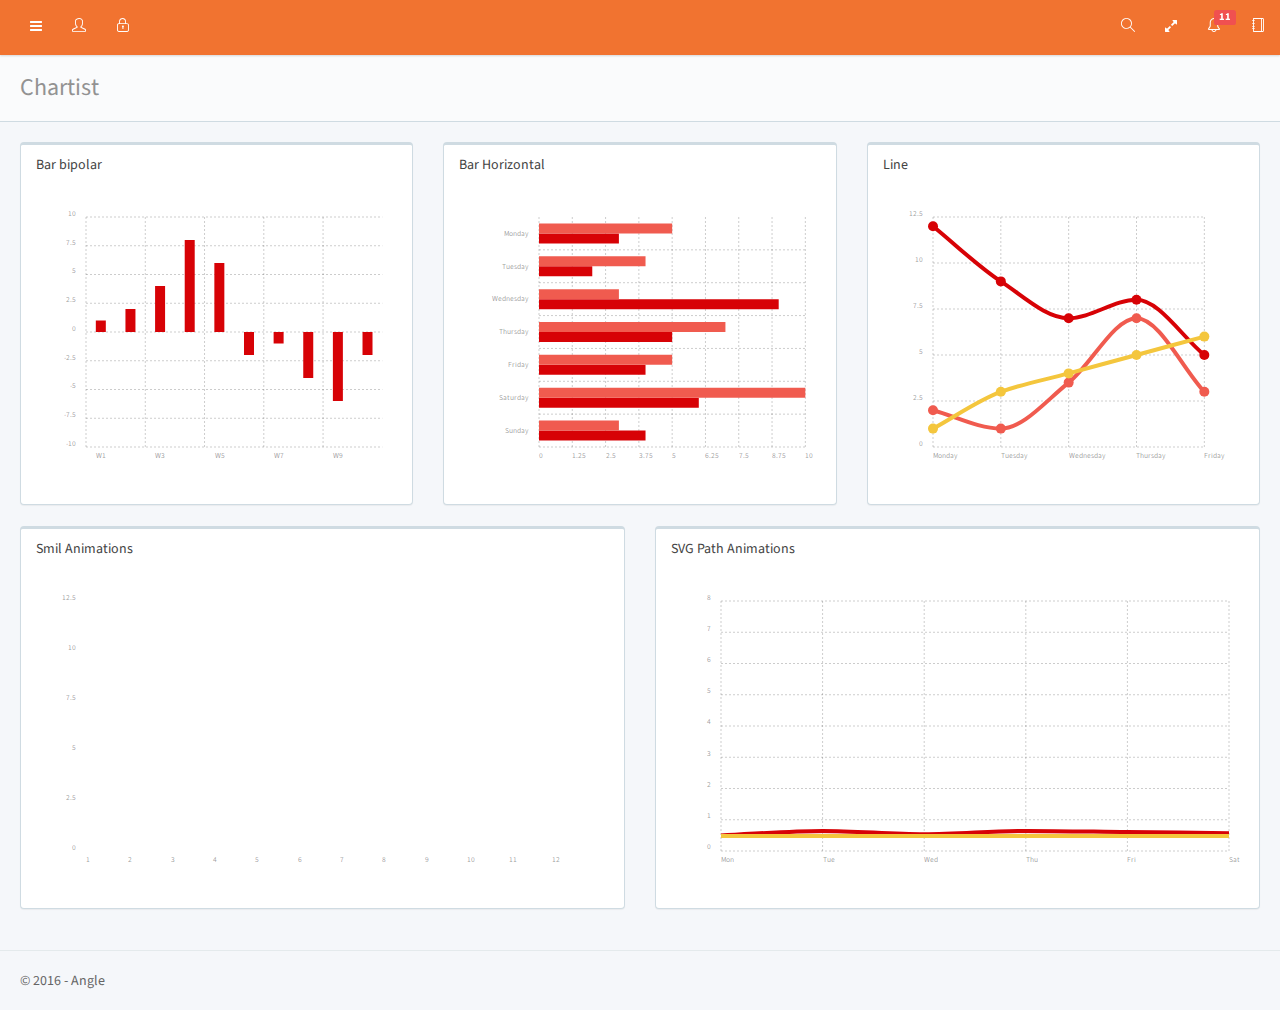
<file: app/chart-chartist.html>
<!DOCTYPE html>
<html lang="en">

<head>
   <meta charset="utf-8">
   <meta name="viewport" content="width=device-width, initial-scale=1, maximum-scale=1">
   <meta name="description" content="Bootstrap Admin App + jQuery">
   <meta name="keywords" content="app, responsive, jquery, bootstrap, dashboard, admin">
   <title>Angle - Bootstrap Admin Template</title>
   <!-- =============== VENDOR STYLES ===============-->
   <!-- FONT AWESOME-->
   <link rel="stylesheet" href="../vendor/fontawesome/css/font-awesome.min.css">
   <!-- SIMPLE LINE ICONS-->
   <link rel="stylesheet" href="../vendor/simple-line-icons/css/simple-line-icons.css">
   <!-- ANIMATE.CSS-->
   <link rel="stylesheet" href="../vendor/animate.css/animate.min.css">
   <!-- WHIRL (spinners)-->
   <link rel="stylesheet" href="../vendor/whirl/dist/whirl.css">
   <!-- =============== PAGE VENDOR STYLES ===============-->
   <!-- CHARTIST-->
   <link rel="stylesheet" href="../vendor/chartist/dist/chartist.min.css">
   <!-- =============== BOOTSTRAP STYLES ===============-->
   <link rel="stylesheet" href="css/bootstrap.css" id="bscss">
   <!-- =============== APP STYLES ===============-->
   <link rel="stylesheet" href="css/app.css" id="maincss">
</head>

<body>
   <div class="wrapper">
      <!-- top navbar-->
      <header class="topnavbar-wrapper">
         <!-- START Top Navbar-->
         <nav role="navigation" class="navbar topnavbar">
            <!-- START navbar header-->
            <div class="navbar-header">
               <a href="#/" class="navbar-brand">
                  <div class="brand-logo">
                     <img src="img/logo.png" alt="App Logo" class="img-responsive">
                  </div>
                  <div class="brand-logo-collapsed">
                     <img src="img/logo-single.png" alt="App Logo" class="img-responsive">
                  </div>
               </a>
            </div>
            <!-- END navbar header-->
            <!-- START Nav wrapper-->
            <div class="nav-wrapper">
               <!-- START Left navbar-->
               <ul class="nav navbar-nav">
                  <li>
                     <!-- Button used to collapse the left sidebar. Only visible on tablet and desktops-->
                     <a href="#" data-trigger-resize="" data-toggle-state="aside-collapsed" class="hidden-xs">
                        <em class="fa fa-navicon"></em>
                     </a>
                     <!-- Button to show/hide the sidebar on mobile. Visible on mobile only.-->
                     <a href="#" data-toggle-state="aside-toggled" data-no-persist="true" class="visible-xs sidebar-toggle">
                        <em class="fa fa-navicon"></em>
                     </a>
                  </li>
                  <!-- START User avatar toggle-->
                  <li>
                     <!-- Button used to collapse the left sidebar. Only visible on tablet and desktops-->
                     <a id="user-block-toggle" href="#user-block" data-toggle="collapse">
                        <em class="icon-user"></em>
                     </a>
                  </li>
                  <!-- END User avatar toggle-->
                  <!-- START lock screen-->
                  <li>
                     <a href="lock.html" title="Lock screen">
                        <em class="icon-lock"></em>
                     </a>
                  </li>
                  <!-- END lock screen-->
               </ul>
               <!-- END Left navbar-->
               <!-- START Right Navbar-->
               <ul class="nav navbar-nav navbar-right">
                  <!-- Search icon-->
                  <li>
                     <a href="#" data-search-open="">
                        <em class="icon-magnifier"></em>
                     </a>
                  </li>
                  <!-- Fullscreen (only desktops)-->
                  <li class="visible-lg">
                     <a href="#" data-toggle-fullscreen="">
                        <em class="fa fa-expand"></em>
                     </a>
                  </li>
                  <!-- START Alert menu-->
                  <li class="dropdown dropdown-list">
                     <a href="#" data-toggle="dropdown">
                        <em class="icon-bell"></em>
                        <div class="label label-danger">11</div>
                     </a>
                     <!-- START Dropdown menu-->
                     <ul class="dropdown-menu animated flipInX">
                        <li>
                           <!-- START list group-->
                           <div class="list-group">
                              <!-- list item-->
                              <a href="#" class="list-group-item">
                                 <div class="media-box">
                                    <div class="pull-left">
                                       <em class="fa fa-twitter fa-2x text-info"></em>
                                    </div>
                                    <div class="media-box-body clearfix">
                                       <p class="m0">New followers</p>
                                       <p class="m0 text-muted">
                                          <small>1 new follower</small>
                                       </p>
                                    </div>
                                 </div>
                              </a>
                              <!-- list item-->
                              <a href="#" class="list-group-item">
                                 <div class="media-box">
                                    <div class="pull-left">
                                       <em class="fa fa-envelope fa-2x text-warning"></em>
                                    </div>
                                    <div class="media-box-body clearfix">
                                       <p class="m0">New e-mails</p>
                                       <p class="m0 text-muted">
                                          <small>You have 10 new emails</small>
                                       </p>
                                    </div>
                                 </div>
                              </a>
                              <!-- list item-->
                              <a href="#" class="list-group-item">
                                 <div class="media-box">
                                    <div class="pull-left">
                                       <em class="fa fa-tasks fa-2x text-success"></em>
                                    </div>
                                    <div class="media-box-body clearfix">
                                       <p class="m0">Pending Tasks</p>
                                       <p class="m0 text-muted">
                                          <small>11 pending task</small>
                                       </p>
                                    </div>
                                 </div>
                              </a>
                              <!-- last list item-->
                              <a href="#" class="list-group-item">
                                 <small>More notifications</small>
                                 <span class="label label-danger pull-right">14</span>
                              </a>
                           </div>
                           <!-- END list group-->
                        </li>
                     </ul>
                     <!-- END Dropdown menu-->
                  </li>
                  <!-- END Alert menu-->
                  <!-- START Offsidebar button-->
                  <li>
                     <a href="#" data-toggle-state="offsidebar-open" data-no-persist="true">
                        <em class="icon-notebook"></em>
                     </a>
                  </li>
                  <!-- END Offsidebar menu-->
               </ul>
               <!-- END Right Navbar-->
            </div>
            <!-- END Nav wrapper-->
            <!-- START Search form-->
            <form role="search" action="search.html" class="navbar-form">
               <div class="form-group has-feedback">
                  <input type="text" placeholder="Type and hit enter ..." class="form-control">
                  <div data-search-dismiss="" class="fa fa-times form-control-feedback"></div>
               </div>
               <button type="submit" class="hidden btn btn-default">Submit</button>
            </form>
            <!-- END Search form-->
         </nav>
         <!-- END Top Navbar-->
      </header>
      <!-- sidebar-->
      <aside class="aside">
         <!-- START Sidebar (left)-->
         <div class="aside-inner">
            <nav data-sidebar-anyclick-close="" class="sidebar">
               <!-- START sidebar nav-->
               <ul class="nav">
                  <!-- START user info-->
                  <li class="has-user-block">
                     <div id="user-block" class="collapse">
                        <div class="item user-block">
                           <!-- User picture-->
                           <div class="user-block-picture">
                              <div class="user-block-status">
                                 <img src="img/user/02.jpg" alt="Avatar" width="60" height="60" class="img-thumbnail img-circle">
                                 <div class="circle circle-success circle-lg"></div>
                              </div>
                           </div>
                           <!-- Name and Job-->
                           <div class="user-block-info">
                              <span class="user-block-name">Hello, Mike</span>
                              <span class="user-block-role">Designer</span>
                           </div>
                        </div>
                     </div>
                  </li>
                  <!-- END user info-->
                  <!-- Iterates over all sidebar items-->
                  <li class="nav-heading ">
                     <span data-localize="sidebar.heading.HEADER">Main Navigation</span>
                  </li>
                  <li class=" ">
                     <a href="#dashboard" title="Dashboard" data-toggle="collapse">
                        <div class="pull-right label label-info">3</div>
                        <em class="icon-speedometer"></em>
                        <span data-localize="sidebar.nav.DASHBOARD">Dashboard</span>
                     </a>
                     <ul id="dashboard" class="nav sidebar-subnav collapse">
                        <li class="sidebar-subnav-header">Dashboard</li>
                        <li class=" ">
                           <a href="dashboard.html" title="Dashboard v1">
                              <span>Dashboard v1</span>
                           </a>
                        </li>
                        <li class=" ">
                           <a href="dashboard_v2.html" title="Dashboard v2">
                              <span>Dashboard v2</span>
                           </a>
                        </li>
                        <li class=" ">
                           <a href="dashboard_v3.html" title="Dashboard v3">
                              <span>Dashboard v3</span>
                           </a>
                        </li>
                     </ul>
                  </li>
                  <li class=" ">
                     <a href="widgets.html" title="Widgets">
                        <div class="pull-right label label-success">30</div>
                        <em class="icon-grid"></em>
                        <span data-localize="sidebar.nav.WIDGETS">Widgets</span>
                     </a>
                  </li>
                  <li class=" ">
                     <a href="#layout" title="Layouts" data-toggle="collapse">
                        <em class="icon-layers"></em>
                        <span>Layouts</span>
                     </a>
                     <ul id="layout" class="nav sidebar-subnav collapse">
                        <li class="sidebar-subnav-header">Layouts</li>
                        <li class=" ">
                           <a href="dashboard_h.html" title="Horizontal">
                              <span>Horizontal</span>
                           </a>
                        </li>
                     </ul>
                  </li>
                  <li class="nav-heading ">
                     <span data-localize="sidebar.heading.COMPONENTS">Components</span>
                  </li>
                  <li class=" ">
                     <a href="#elements" title="Elements" data-toggle="collapse">
                        <em class="icon-chemistry"></em>
                        <span data-localize="sidebar.nav.element.ELEMENTS">Elements</span>
                     </a>
                     <ul id="elements" class="nav sidebar-subnav collapse">
                        <li class="sidebar-subnav-header">Elements</li>
                        <li class=" ">
                           <a href="buttons.html" title="Buttons">
                              <span data-localize="sidebar.nav.element.BUTTON">Buttons</span>
                           </a>
                        </li>
                        <li class=" ">
                           <a href="notifications.html" title="Notifications">
                              <span data-localize="sidebar.nav.element.NOTIFICATION">Notifications</span>
                           </a>
                        </li>
                        <li class=" ">
                           <a href="sweetalert.html" title="Sweet Alert">
                              <span>Sweet Alert</span>
                           </a>
                        </li>
                        <li class=" ">
                           <a href="tour.html" title="Tour">
                              <span>Tour</span>
                           </a>
                        </li>
                        <li class=" ">
                           <a href="carousel.html" title="Carousel">
                              <span data-localize="sidebar.nav.element.INTERACTION">Carousel</span>
                           </a>
                        </li>
                        <li class=" ">
                           <a href="spinners.html" title="Spinners">
                              <span data-localize="sidebar.nav.element.SPINNER">Spinners</span>
                           </a>
                        </li>
                        <li class=" ">
                           <a href="animations.html" title="Animations">
                              <span data-localize="sidebar.nav.element.ANIMATION">Animations</span>
                           </a>
                        </li>
                        <li class=" ">
                           <a href="dropdown-animations.html" title="Dropdown">
                              <span data-localize="sidebar.nav.element.DROPDOWN">Dropdown</span>
                           </a>
                        </li>
                        <li class=" ">
                           <a href="nestable.html" title="Nestable">
                              <span>Nestable</span>
                           </a>
                        </li>
                        <li class=" ">
                           <a href="sortable.html" title="Sortable">
                              <span>Sortable</span>
                           </a>
                        </li>
                        <li class=" ">
                           <a href="panels.html" title="Panels">
                              <span data-localize="sidebar.nav.element.PANEL">Panels</span>
                           </a>
                        </li>
                        <li class=" ">
                           <a href="portlets.html" title="Portlets">
                              <span data-localize="sidebar.nav.element.PORTLET">Portlets</span>
                           </a>
                        </li>
                        <li class=" ">
                           <a href="grid.html" title="Grid">
                              <span data-localize="sidebar.nav.element.GRID">Grid</span>
                           </a>
                        </li>
                        <li class=" ">
                           <a href="grid-masonry.html" title="Grid Masonry">
                              <span data-localize="sidebar.nav.element.GRID_MASONRY">Grid Masonry</span>
                           </a>
                        </li>
                        <li class=" ">
                           <a href="typo.html" title="Typography">
                              <span data-localize="sidebar.nav.element.TYPO">Typography</span>
                           </a>
                        </li>
                        <li class=" ">
                           <a href="icons-font.html" title="Font Icons">
                              <div class="pull-right label label-success">+400</div>
                              <span data-localize="sidebar.nav.element.FONT_ICON">Font Icons</span>
                           </a>
                        </li>
                        <li class=" ">
                           <a href="icons-weather.html" title="Weather Icons">
                              <div class="pull-right label label-success">+100</div>
                              <span data-localize="sidebar.nav.element.WEATHER_ICON">Weather Icons</span>
                           </a>
                        </li>
                        <li class=" ">
                           <a href="colors.html" title="Colors">
                              <span data-localize="sidebar.nav.element.COLOR">Colors</span>
                           </a>
                        </li>
                     </ul>
                  </li>
                  <li class=" ">
                     <a href="#forms" title="Forms" data-toggle="collapse">
                        <em class="icon-note"></em>
                        <span data-localize="sidebar.nav.form.FORM">Forms</span>
                     </a>
                     <ul id="forms" class="nav sidebar-subnav collapse">
                        <li class="sidebar-subnav-header">Forms</li>
                        <li class=" ">
                           <a href="form-standard.html" title="Standard">
                              <span data-localize="sidebar.nav.form.STANDARD">Standard</span>
                           </a>
                        </li>
                        <li class=" ">
                           <a href="form-extended.html" title="Extended">
                              <span data-localize="sidebar.nav.form.EXTENDED">Extended</span>
                           </a>
                        </li>
                        <li class=" ">
                           <a href="form-validation.html" title="Validation">
                              <span data-localize="sidebar.nav.form.VALIDATION">Validation</span>
                           </a>
                        </li>
                        <li class=" ">
                           <a href="form-wizard.html" title="Wizard">
                              <span>Wizard</span>
                           </a>
                        </li>
                        <li class=" ">
                           <a href="form-upload.html" title="Upload">
                              <span>Upload</span>
                           </a>
                        </li>
                        <li class=" ">
                           <a href="form-xeditable.html" title="xEditable">
                              <span>xEditable</span>
                           </a>
                        </li>
                        <li class=" ">
                           <a href="form-imagecrop.html" title="Cropper">
                              <span>Cropper</span>
                           </a>
                        </li>
                     </ul>
                  </li>
                  <li class=" ">
                     <a href="#charts" title="Charts" data-toggle="collapse">
                        <em class="icon-graph"></em>
                        <span data-localize="sidebar.nav.chart.CHART">Charts</span>
                     </a>
                     <ul id="charts" class="nav sidebar-subnav collapse">
                        <li class="sidebar-subnav-header">Charts</li>
                        <li class=" ">
                           <a href="chart-flot.html" title="Flot">
                              <span data-localize="sidebar.nav.chart.FLOT">Flot</span>
                           </a>
                        </li>
                        <li class=" ">
                           <a href="chart-radial.html" title="Radial">
                              <span data-localize="sidebar.nav.chart.RADIAL">Radial</span>
                           </a>
                        </li>
                        <li class=" ">
                           <a href="chart-js.html" title="Chart JS">
                              <span>Chart JS</span>
                           </a>
                        </li>
                        <li class=" ">
                           <a href="chart-rickshaw.html" title="Rickshaw">
                              <span>Rickshaw</span>
                           </a>
                        </li>
                        <li class=" ">
                           <a href="chart-morris.html" title="MorrisJS">
                              <span>MorrisJS</span>
                           </a>
                        </li>
                        <li class=" active">
                           <a href="chart-chartist.html" title="Chartist">
                              <span>Chartist</span>
                           </a>
                        </li>
                     </ul>
                  </li>
                  <li class=" ">
                     <a href="#tables" title="Tables" data-toggle="collapse">
                        <em class="icon-grid"></em>
                        <span data-localize="sidebar.nav.table.TABLE">Tables</span>
                     </a>
                     <ul id="tables" class="nav sidebar-subnav collapse">
                        <li class="sidebar-subnav-header">Tables</li>
                        <li class=" ">
                           <a href="table-standard.html" title="Standard">
                              <span data-localize="sidebar.nav.table.STANDARD">Standard</span>
                           </a>
                        </li>
                        <li class=" ">
                           <a href="table-extended.html" title="Extended">
                              <span data-localize="sidebar.nav.table.EXTENDED">Extended</span>
                           </a>
                        </li>
                        <li class=" ">
                           <a href="table-datatable.html" title="DataTables">
                              <span data-localize="sidebar.nav.table.DATATABLE">DataTables</span>
                           </a>
                        </li>
                        <li class=" ">
                           <a href="table-jqgrid.html" title="jqGrid">
                              <span>jqGrid</span>
                           </a>
                        </li>
                     </ul>
                  </li>
                  <li class=" ">
                     <a href="#maps" title="Maps" data-toggle="collapse">
                        <em class="icon-map"></em>
                        <span data-localize="sidebar.nav.map.MAP">Maps</span>
                     </a>
                     <ul id="maps" class="nav sidebar-subnav collapse">
                        <li class="sidebar-subnav-header">Maps</li>
                        <li class=" ">
                           <a href="maps-google.html" title="Google Maps">
                              <span data-localize="sidebar.nav.map.GOOGLE">Google Maps</span>
                           </a>
                        </li>
                        <li class=" ">
                           <a href="maps-vector.html" title="Vector Maps">
                              <span data-localize="sidebar.nav.map.VECTOR">Vector Maps</span>
                           </a>
                        </li>
                     </ul>
                  </li>
                  <li class="nav-heading ">
                     <span data-localize="sidebar.heading.MORE">More</span>
                  </li>
                  <li class=" ">
                     <a href="#pages" title="Pages" data-toggle="collapse">
                        <em class="icon-doc"></em>
                        <span data-localize="sidebar.nav.pages.PAGES">Pages</span>
                     </a>
                     <ul id="pages" class="nav sidebar-subnav collapse">
                        <li class="sidebar-subnav-header">Pages</li>
                        <li class=" ">
                           <a href="login.html" title="Login">
                              <span data-localize="sidebar.nav.pages.LOGIN">Login</span>
                           </a>
                        </li>
                        <li class=" ">
                           <a href="register.html" title="Sign up">
                              <span data-localize="sidebar.nav.pages.REGISTER">Sign up</span>
                           </a>
                        </li>
                        <li class=" ">
                           <a href="recover.html" title="Recover Password">
                              <span data-localize="sidebar.nav.pages.RECOVER">Recover Password</span>
                           </a>
                        </li>
                        <li class=" ">
                           <a href="lock.html" title="Lock">
                              <span data-localize="sidebar.nav.pages.LOCK">Lock</span>
                           </a>
                        </li>
                        <li class=" ">
                           <a href="template.html" title="Starter Template">
                              <span data-localize="sidebar.nav.pages.STARTER">Starter Template</span>
                           </a>
                        </li>
                        <li class=" ">
                           <a href="404.html" title="404">
                              <span>404</span>
                           </a>
                        </li>
                        <li class=" ">
                           <a href="500.html" title="500">
                              <span>500</span>
                           </a>
                        </li>
                        <li class=" ">
                           <a href="maintenance.html" title="Maintenance">
                              <span>Maintenance</span>
                           </a>
                        </li>
                     </ul>
                  </li>
                  <li class=" ">
                     <a href="#extras" title="Extras" data-toggle="collapse">
                        <em class="icon-cup"></em>
                        <span data-localize="sidebar.nav.extra.EXTRA">Extras</span>
                     </a>
                     <ul id="extras" class="nav sidebar-subnav collapse">
                        <li class="sidebar-subnav-header">Extras</li>
                        <li class=" ">
                           <a href="#blog" title="Blog" data-toggle="collapse">
                              <em class="fa fa-angle-right"></em>
                              <span>Blog</span>
                           </a>
                           <ul id="blog" class="nav sidebar-subnav collapse">
                              <li class="sidebar-subnav-header">Blog</li>
                              <li class=" ">
                                 <a href="blog.html" title="List">
                                    <span>List</span>
                                 </a>
                              </li>
                              <li class=" ">
                                 <a href="blog-post.html" title="Post">
                                    <span>Post</span>
                                 </a>
                              </li>
                              <li class=" ">
                                 <a href="blog-articles.html" title="Articles">
                                    <span>Articles</span>
                                 </a>
                              </li>
                              <li class=" ">
                                 <a href="blog-article-view.html" title="Article View">
                                    <span>Article View</span>
                                 </a>
                              </li>
                           </ul>
                        </li>
                        <li class=" ">
                           <a href="#ecommerce" title="eCommerce" data-toggle="collapse">
                              <em class="fa fa-angle-right"></em>
                              <span>eCommerce</span>
                           </a>
                           <ul id="ecommerce" class="nav sidebar-subnav collapse">
                              <li class="sidebar-subnav-header">eCommerce</li>
                              <li class=" ">
                                 <a href="ecommerce-orders.html" title="Orders">
                                    <div class="pull-right label label-info">10</div>
                                    <span>Orders</span>
                                 </a>
                              </li>
                              <li class=" ">
                                 <a href="ecommerce-order-view.html" title="Order View">
                                    <span>Order View</span>
                                 </a>
                              </li>
                              <li class=" ">
                                 <a href="ecommerce-products.html" title="Products">
                                    <span>Products</span>
                                 </a>
                              </li>
                              <li class=" ">
                                 <a href="ecommerce-product-view.html" title="Product View">
                                    <span>Product View</span>
                                 </a>
                              </li>
                              <li class=" ">
                                 <a href="ecommerce-checkout.html" title="Checkout">
                                    <span>Checkout</span>
                                 </a>
                              </li>
                           </ul>
                        </li>
                        <li class=" ">
                           <a href="#forum" title="Forum" data-toggle="collapse">
                              <em class="fa fa-angle-right"></em>
                              <span>Forum</span>
                           </a>
                           <ul id="forum" class="nav sidebar-subnav collapse">
                              <li class="sidebar-subnav-header">Forum</li>
                              <li class=" ">
                                 <a href="forum-categories.html" title="Categories">
                                    <span>Categories</span>
                                 </a>
                              </li>
                              <li class=" ">
                                 <a href="forum-topics.html" title="Topics">
                                    <span>Topics</span>
                                 </a>
                              </li>
                              <li class=" ">
                                 <a href="forum-discussion.html" title="Discussion">
                                    <span>Discussion</span>
                                 </a>
                              </li>
                           </ul>
                        </li>
                        <li class=" ">
                           <a href="contacts.html" title="Contacts">
                              <span>Contacts</span>
                           </a>
                        </li>
                        <li class=" ">
                           <a href="contact-details.html" title="Contact details">
                              <span>Contact details</span>
                           </a>
                        </li>
                        <li class=" ">
                           <a href="projects.html" title="Projects">
                              <span>Projects</span>
                           </a>
                        </li>
                        <li class=" ">
                           <a href="project-details.html" title="Projects details">
                              <span>Projects details</span>
                           </a>
                        </li>
                        <li class=" ">
                           <a href="team-viewer.html" title="Team viewer">
                              <span>Team viewer</span>
                           </a>
                        </li>
                        <li class=" ">
                           <a href="social-board.html" title="Social board">
                              <span>Social board</span>
                           </a>
                        </li>
                        <li class=" ">
                           <a href="vote-links.html" title="Vote links">
                              <span>Vote links</span>
                           </a>
                        </li>
                        <li class=" ">
                           <a href="bug-tracker.html" title="Bug tracker">
                              <span>Bug tracker</span>
                           </a>
                        </li>
                        <li class=" ">
                           <a href="faq.html" title="FAQ">
                              <span>FAQ</span>
                           </a>
                        </li>
                        <li class=" ">
                           <a href="help-center.html" title="Help Center">
                              <span>Help Center</span>
                           </a>
                        </li>
                        <li class=" ">
                           <a href="followers.html" title="Followers">
                              <span>Followers</span>
                           </a>
                        </li>
                        <li class=" ">
                           <a href="settings.html" title="Settings">
                              <span>Settings</span>
                           </a>
                        </li>
                        <li class=" ">
                           <a href="plans.html" title="Plans">
                              <span>Plans</span>
                           </a>
                        </li>
                        <li class=" ">
                           <a href="file-manager.html" title="File manager">
                              <span>File manager</span>
                           </a>
                        </li>
                        <li class=" ">
                           <a href="mailbox.html" title="Mailbox">
                              <span data-localize="sidebar.nav.extra.MAILBOX">Mailbox</span>
                           </a>
                        </li>
                        <li class=" ">
                           <a href="timeline.html" title="Timeline">
                              <span data-localize="sidebar.nav.extra.TIMELINE">Timeline</span>
                           </a>
                        </li>
                        <li class=" ">
                           <a href="calendar.html" title="Calendar">
                              <span data-localize="sidebar.nav.extra.CALENDAR">Calendar</span>
                           </a>
                        </li>
                        <li class=" ">
                           <a href="invoice.html" title="Invoice">
                              <span data-localize="sidebar.nav.extra.INVOICE">Invoice</span>
                           </a>
                        </li>
                        <li class=" ">
                           <a href="search.html" title="Search">
                              <span data-localize="sidebar.nav.extra.SEARCH">Search</span>
                           </a>
                        </li>
                        <li class=" ">
                           <a href="todo.html" title="Todo List">
                              <span data-localize="sidebar.nav.extra.TODO">Todo List</span>
                           </a>
                        </li>
                        <li class=" ">
                           <a href="profile.html" title="Profile">
                              <span data-localize="sidebar.nav.extra.PROFILE">Profile</span>
                           </a>
                        </li>
                     </ul>
                  </li>
                  <li class=" ">
                     <a href="#multilevel" title="Multilevel" data-toggle="collapse">
                        <em class="fa fa-folder-open-o"></em>
                        <span>Multilevel</span>
                     </a>
                     <ul id="multilevel" class="nav sidebar-subnav collapse">
                        <li class="sidebar-subnav-header">Multilevel</li>
                        <li class=" ">
                           <a href="#level1" title="Level 1" data-toggle="collapse">
                              <span>Level 1</span>
                           </a>
                           <ul id="level1" class="nav sidebar-subnav collapse">
                              <li class="sidebar-subnav-header">Level 1</li>
                              <li class=" ">
                                 <a href="multilevel-1.html" title="Level1 Item">
                                    <span>Level1 Item</span>
                                 </a>
                              </li>
                              <li class=" ">
                                 <a href="#level2" title="Level 2" data-toggle="collapse">
                                    <span>Level 2</span>
                                 </a>
                                 <ul id="level2" class="nav sidebar-subnav collapse">
                                    <li class="sidebar-subnav-header">Level 2</li>
                                    <li class=" ">
                                       <a href="#level3" title="Level 3" data-toggle="collapse">
                                          <span>Level 3</span>
                                       </a>
                                       <ul id="level3" class="nav sidebar-subnav collapse">
                                          <li class="sidebar-subnav-header">Level 3</li>
                                          <li class=" ">
                                             <a href="multilevel-3.html" title="Level3 Item">
                                                <span>Level3 Item</span>
                                             </a>
                                          </li>
                                       </ul>
                                    </li>
                                 </ul>
                              </li>
                           </ul>
                        </li>
                     </ul>
                  </li>
                  <li class=" ">
                     <a href="documentation.html" title="Documentation">
                        <em class="icon-graduation"></em>
                        <span data-localize="sidebar.nav.DOCUMENTATION">Documentation</span>
                     </a>
                  </li>
               </ul>
               <!-- END sidebar nav-->
            </nav>
         </div>
         <!-- END Sidebar (left)-->
      </aside>
      <!-- offsidebar-->
      <aside class="offsidebar hide">
         <!-- START Off Sidebar (right)-->
         <nav>
            <div role="tabpanel">
               <!-- Nav tabs-->
               <ul role="tablist" class="nav nav-tabs nav-justified">
                  <li role="presentation" class="active">
                     <a href="#app-settings" aria-controls="app-settings" role="tab" data-toggle="tab">
                        <em class="icon-equalizer fa-lg"></em>
                     </a>
                  </li>
                  <li role="presentation">
                     <a href="#app-chat" aria-controls="app-chat" role="tab" data-toggle="tab">
                        <em class="icon-user fa-lg"></em>
                     </a>
                  </li>
               </ul>
               <!-- Tab panes-->
               <div class="tab-content">
                  <div id="app-settings" role="tabpanel" class="tab-pane fade in active">
                     <h3 class="text-center text-thin">Settings</h3>
                     <div class="p">
                        <h4 class="text-muted text-thin">Themes</h4>
                        <div class="table-grid mb">
                           <div class="col mb">
                              <div class="setting-color">
                                 <label data-load-css="css/theme-a.css">
                                    <input type="radio" name="setting-theme" checked="checked">
                                    <span class="icon-check"></span>
                                    <span class="split">
                                       <span class="color bg-info"></span>
                                       <span class="color bg-info-light"></span>
                                    </span>
                                    <span class="color bg-white"></span>
                                 </label>
                              </div>
                           </div>
                           <div class="col mb">
                              <div class="setting-color">
                                 <label data-load-css="css/theme-b.css">
                                    <input type="radio" name="setting-theme">
                                    <span class="icon-check"></span>
                                    <span class="split">
                                       <span class="color bg-green"></span>
                                       <span class="color bg-green-light"></span>
                                    </span>
                                    <span class="color bg-white"></span>
                                 </label>
                              </div>
                           </div>
                           <div class="col mb">
                              <div class="setting-color">
                                 <label data-load-css="css/theme-c.css">
                                    <input type="radio" name="setting-theme">
                                    <span class="icon-check"></span>
                                    <span class="split">
                                       <span class="color bg-purple"></span>
                                       <span class="color bg-purple-light"></span>
                                    </span>
                                    <span class="color bg-white"></span>
                                 </label>
                              </div>
                           </div>
                           <div class="col mb">
                              <div class="setting-color">
                                 <label data-load-css="css/theme-d.css">
                                    <input type="radio" name="setting-theme">
                                    <span class="icon-check"></span>
                                    <span class="split">
                                       <span class="color bg-danger"></span>
                                       <span class="color bg-danger-light"></span>
                                    </span>
                                    <span class="color bg-white"></span>
                                 </label>
                              </div>
                           </div>
                        </div>
                        <div class="table-grid mb">
                           <div class="col mb">
                              <div class="setting-color">
                                 <label data-load-css="css/theme-e.css">
                                    <input type="radio" name="setting-theme">
                                    <span class="icon-check"></span>
                                    <span class="split">
                                       <span class="color bg-info-dark"></span>
                                       <span class="color bg-info"></span>
                                    </span>
                                    <span class="color bg-gray-dark"></span>
                                 </label>
                              </div>
                           </div>
                           <div class="col mb">
                              <div class="setting-color">
                                 <label data-load-css="css/theme-f.css">
                                    <input type="radio" name="setting-theme">
                                    <span class="icon-check"></span>
                                    <span class="split">
                                       <span class="color bg-green-dark"></span>
                                       <span class="color bg-green"></span>
                                    </span>
                                    <span class="color bg-gray-dark"></span>
                                 </label>
                              </div>
                           </div>
                           <div class="col mb">
                              <div class="setting-color">
                                 <label data-load-css="css/theme-g.css">
                                    <input type="radio" name="setting-theme">
                                    <span class="icon-check"></span>
                                    <span class="split">
                                       <span class="color bg-purple-dark"></span>
                                       <span class="color bg-purple"></span>
                                    </span>
                                    <span class="color bg-gray-dark"></span>
                                 </label>
                              </div>
                           </div>
                           <div class="col mb">
                              <div class="setting-color">
                                 <label data-load-css="css/theme-h.css">
                                    <input type="radio" name="setting-theme">
                                    <span class="icon-check"></span>
                                    <span class="split">
                                       <span class="color bg-danger-dark"></span>
                                       <span class="color bg-danger"></span>
                                    </span>
                                    <span class="color bg-gray-dark"></span>
                                 </label>
                              </div>
                           </div>
                        </div>
                     </div>
                     <div class="p">
                        <h4 class="text-muted text-thin">Layout</h4>
                        <div class="clearfix">
                           <p class="pull-left">Fixed</p>
                           <div class="pull-right">
                              <label class="switch">
                                 <input id="chk-fixed" type="checkbox" data-toggle-state="layout-fixed">
                                 <span></span>
                              </label>
                           </div>
                        </div>
                        <div class="clearfix">
                           <p class="pull-left">Boxed</p>
                           <div class="pull-right">
                              <label class="switch">
                                 <input id="chk-boxed" type="checkbox" data-toggle-state="layout-boxed">
                                 <span></span>
                              </label>
                           </div>
                        </div>
                        <div class="clearfix">
                           <p class="pull-left">RTL</p>
                           <div class="pull-right">
                              <label class="switch">
                                 <input id="chk-rtl" type="checkbox">
                                 <span></span>
                              </label>
                           </div>
                        </div>
                     </div>
                     <div class="p">
                        <h4 class="text-muted text-thin">Aside</h4>
                        <div class="clearfix">
                           <p class="pull-left">Collapsed</p>
                           <div class="pull-right">
                              <label class="switch">
                                 <input id="chk-collapsed" type="checkbox" data-toggle-state="aside-collapsed">
                                 <span></span>
                              </label>
                           </div>
                        </div>
                        <div class="clearfix">
                           <p class="pull-left">Collapsed Text</p>
                           <div class="pull-right">
                              <label class="switch">
                                 <input id="chk-collapsed-text" type="checkbox" data-toggle-state="aside-collapsed-text">
                                 <span></span>
                              </label>
                           </div>
                        </div>
                        <div class="clearfix">
                           <p class="pull-left">Float</p>
                           <div class="pull-right">
                              <label class="switch">
                                 <input id="chk-float" type="checkbox" data-toggle-state="aside-float">
                                 <span></span>
                              </label>
                           </div>
                        </div>
                        <div class="clearfix">
                           <p class="pull-left">Hover</p>
                           <div class="pull-right">
                              <label class="switch">
                                 <input id="chk-hover" type="checkbox" data-toggle-state="aside-hover">
                                 <span></span>
                              </label>
                           </div>
                        </div>
                        <div class="clearfix">
                           <p class="pull-left">Show Scrollbar</p>
                           <div class="pull-right">
                              <label class="switch">
                                 <input id="chk-hover" type="checkbox" data-toggle-state="show-scrollbar" data-target=".sidebar">
                                 <span></span>
                              </label>
                           </div>
                        </div>
                     </div>
                  </div>
                  <div id="app-chat" role="tabpanel" class="tab-pane fade">
                     <h3 class="text-center text-thin">Connections</h3>
                     <ul class="nav">
                        <!-- START list title-->
                        <li class="p">
                           <small class="text-muted">ONLINE</small>
                        </li>
                        <!-- END list title-->
                        <li>
                           <!-- START User status-->
                           <a href="#" class="media-box p mt0">
                              <span class="pull-right">
                                 <span class="circle circle-success circle-lg"></span>
                              </span>
                              <span class="pull-left">
                                 <!-- Contact avatar-->
                                 <img src="img/user/05.jpg" alt="Image" class="media-box-object img-circle thumb48">
                              </span>
                              <!-- Contact info-->
                              <span class="media-box-body">
                                 <span class="media-box-heading">
                                    <strong>Juan Sims</strong>
                                    <br>
                                    <small class="text-muted">Designeer</small>
                                 </span>
                              </span>
                           </a>
                           <!-- END User status-->
                           <!-- START User status-->
                           <a href="#" class="media-box p mt0">
                              <span class="pull-right">
                                 <span class="circle circle-success circle-lg"></span>
                              </span>
                              <span class="pull-left">
                                 <!-- Contact avatar-->
                                 <img src="img/user/06.jpg" alt="Image" class="media-box-object img-circle thumb48">
                              </span>
                              <!-- Contact info-->
                              <span class="media-box-body">
                                 <span class="media-box-heading">
                                    <strong>Maureen Jenkins</strong>
                                    <br>
                                    <small class="text-muted">Designeer</small>
                                 </span>
                              </span>
                           </a>
                           <!-- END User status-->
                           <!-- START User status-->
                           <a href="#" class="media-box p mt0">
                              <span class="pull-right">
                                 <span class="circle circle-danger circle-lg"></span>
                              </span>
                              <span class="pull-left">
                                 <!-- Contact avatar-->
                                 <img src="img/user/07.jpg" alt="Image" class="media-box-object img-circle thumb48">
                              </span>
                              <!-- Contact info-->
                              <span class="media-box-body">
                                 <span class="media-box-heading">
                                    <strong>Billie Dunn</strong>
                                    <br>
                                    <small class="text-muted">Designeer</small>
                                 </span>
                              </span>
                           </a>
                           <!-- END User status-->
                           <!-- START User status-->
                           <a href="#" class="media-box p mt0">
                              <span class="pull-right">
                                 <span class="circle circle-warning circle-lg"></span>
                              </span>
                              <span class="pull-left">
                                 <!-- Contact avatar-->
                                 <img src="img/user/08.jpg" alt="Image" class="media-box-object img-circle thumb48">
                              </span>
                              <!-- Contact info-->
                              <span class="media-box-body">
                                 <span class="media-box-heading">
                                    <strong>Tomothy Roberts</strong>
                                    <br>
                                    <small class="text-muted">Designer</small>
                                 </span>
                              </span>
                           </a>
                           <!-- END User status-->
                        </li>
                        <!-- START list title-->
                        <li class="p">
                           <small class="text-muted">OFFLINE</small>
                        </li>
                        <!-- END list title-->
                        <li>
                           <!-- START User status-->
                           <a href="#" class="media-box p mt0">
                              <span class="pull-right">
                                 <span class="circle circle-lg"></span>
                              </span>
                              <span class="pull-left">
                                 <!-- Contact avatar-->
                                 <img src="img/user/09.jpg" alt="Image" class="media-box-object img-circle thumb48">
                              </span>
                              <!-- Contact info-->
                              <span class="media-box-body">
                                 <span class="media-box-heading">
                                    <strong>Lawrence Robinson</strong>
                                    <br>
                                    <small class="text-muted">Developer</small>
                                 </span>
                              </span>
                           </a>
                           <!-- END User status-->
                           <!-- START User status-->
                           <a href="#" class="media-box p mt0">
                              <span class="pull-right">
                                 <span class="circle circle-lg"></span>
                              </span>
                              <span class="pull-left">
                                 <!-- Contact avatar-->
                                 <img src="img/user/10.jpg" alt="Image" class="media-box-object img-circle thumb48">
                              </span>
                              <!-- Contact info-->
                              <span class="media-box-body">
                                 <span class="media-box-heading">
                                    <strong>Tyrone Owens</strong>
                                    <br>
                                    <small class="text-muted">Designer</small>
                                 </span>
                              </span>
                           </a>
                           <!-- END User status-->
                        </li>
                        <li>
                           <div class="p-lg text-center">
                              <!-- Optional link to list more users-->
                              <a href="#" title="See more contacts" class="btn btn-purple btn-sm">
                                 <strong>Load more..</strong>
                              </a>
                           </div>
                        </li>
                     </ul>
                     <!-- Extra items-->
                     <div class="p">
                        <p>
                           <small class="text-muted">Tasks completion</small>
                        </p>
                        <div class="progress progress-xs m0">
                           <div role="progressbar" aria-valuenow="80" aria-valuemin="0" aria-valuemax="100" class="progress-bar progress-bar-success progress-80">
                              <span class="sr-only">80% Complete</span>
                           </div>
                        </div>
                     </div>
                     <div class="p">
                        <p>
                           <small class="text-muted">Upload quota</small>
                        </p>
                        <div class="progress progress-xs m0">
                           <div role="progressbar" aria-valuenow="40" aria-valuemin="0" aria-valuemax="100" class="progress-bar progress-bar-warning progress-40">
                              <span class="sr-only">40% Complete</span>
                           </div>
                        </div>
                     </div>
                  </div>
               </div>
            </div>
         </nav>
         <!-- END Off Sidebar (right)-->
      </aside>
      <!-- Main section-->
      <section>
         <!-- Page content-->
         <div class="content-wrapper">
            <h3>Chartist</h3>
            <div class="container-fluid">
               <div class="row">
                  <div class="col-md-4">
                     <div class="panel panel-default">
                        <div class="panel-heading">Bar bipolar</div>
                        <div class="panel-body">
                           <div id="ct-bar1" class="ct-chart"></div>
                        </div>
                     </div>
                  </div>
                  <div class="col-md-4">
                     <div class="panel panel-default">
                        <div class="panel-heading">Bar Horizontal</div>
                        <div class="panel-body">
                           <div id="ct-bar2" class="ct-chart"></div>
                        </div>
                     </div>
                  </div>
                  <div class="col-md-4">
                     <div class="panel panel-default">
                        <div class="panel-heading">Line</div>
                        <div class="panel-body">
                           <div id="ct-line1" class="ct-chart"></div>
                        </div>
                     </div>
                  </div>
               </div>
               <div class="row">
                  <div class="col-md-6">
                     <div class="panel panel-default">
                        <div class="panel-heading">Smil Animations</div>
                        <div class="panel-body">
                           <div id="ct-line2" class="ct-chart"></div>
                        </div>
                     </div>
                  </div>
                  <div class="col-md-6">
                     <div class="panel panel-default">
                        <div class="panel-heading">SVG Path Animations</div>
                        <div class="panel-body">
                           <div id="ct-line3" class="ct-chart"></div>
                        </div>
                     </div>
                  </div>
               </div>
            </div>
         </div>
      </section>
      <!-- Page footer-->
      <footer>
         <span>&copy; 2016 - Angle</span>
      </footer>
   </div>
   <!-- =============== VENDOR SCRIPTS ===============-->
   <!-- MODERNIZR-->
   <script src="../vendor/modernizr/modernizr.custom.js"></script>
   <!-- MATCHMEDIA POLYFILL-->
   <script src="../vendor/matchMedia/matchMedia.js"></script>
   <!-- JQUERY-->
   <script src="../vendor/jquery/dist/jquery.js"></script>
   <!-- BOOTSTRAP-->
   <script src="../vendor/bootstrap/dist/js/bootstrap.js"></script>
   <!-- STORAGE API-->
   <script src="../vendor/jQuery-Storage-API/jquery.storageapi.js"></script>
   <!-- JQUERY EASING-->
   <script src="../vendor/jquery.easing/js/jquery.easing.js"></script>
   <!-- ANIMO-->
   <script src="../vendor/animo.js/animo.js"></script>
   <!-- SLIMSCROLL-->
   <script src="../vendor/slimScroll/jquery.slimscroll.min.js"></script>
   <!-- SCREENFULL-->
   <script src="../vendor/screenfull/dist/screenfull.js"></script>
   <!-- LOCALIZE-->
   <script src="../vendor/jquery-localize-i18n/dist/jquery.localize.js"></script>
   <!-- RTL demo-->
   <script src="js/demo/demo-rtl.js"></script>
   <!-- =============== PAGE VENDOR SCRIPTS ===============-->
   <!-- CHARTIST-->
   <script src="../vendor/chartist/dist/chartist.js"></script>
   <!-- =============== APP SCRIPTS ===============-->
   <script src="js/app.js"></script>
</body>

</html>
</file>
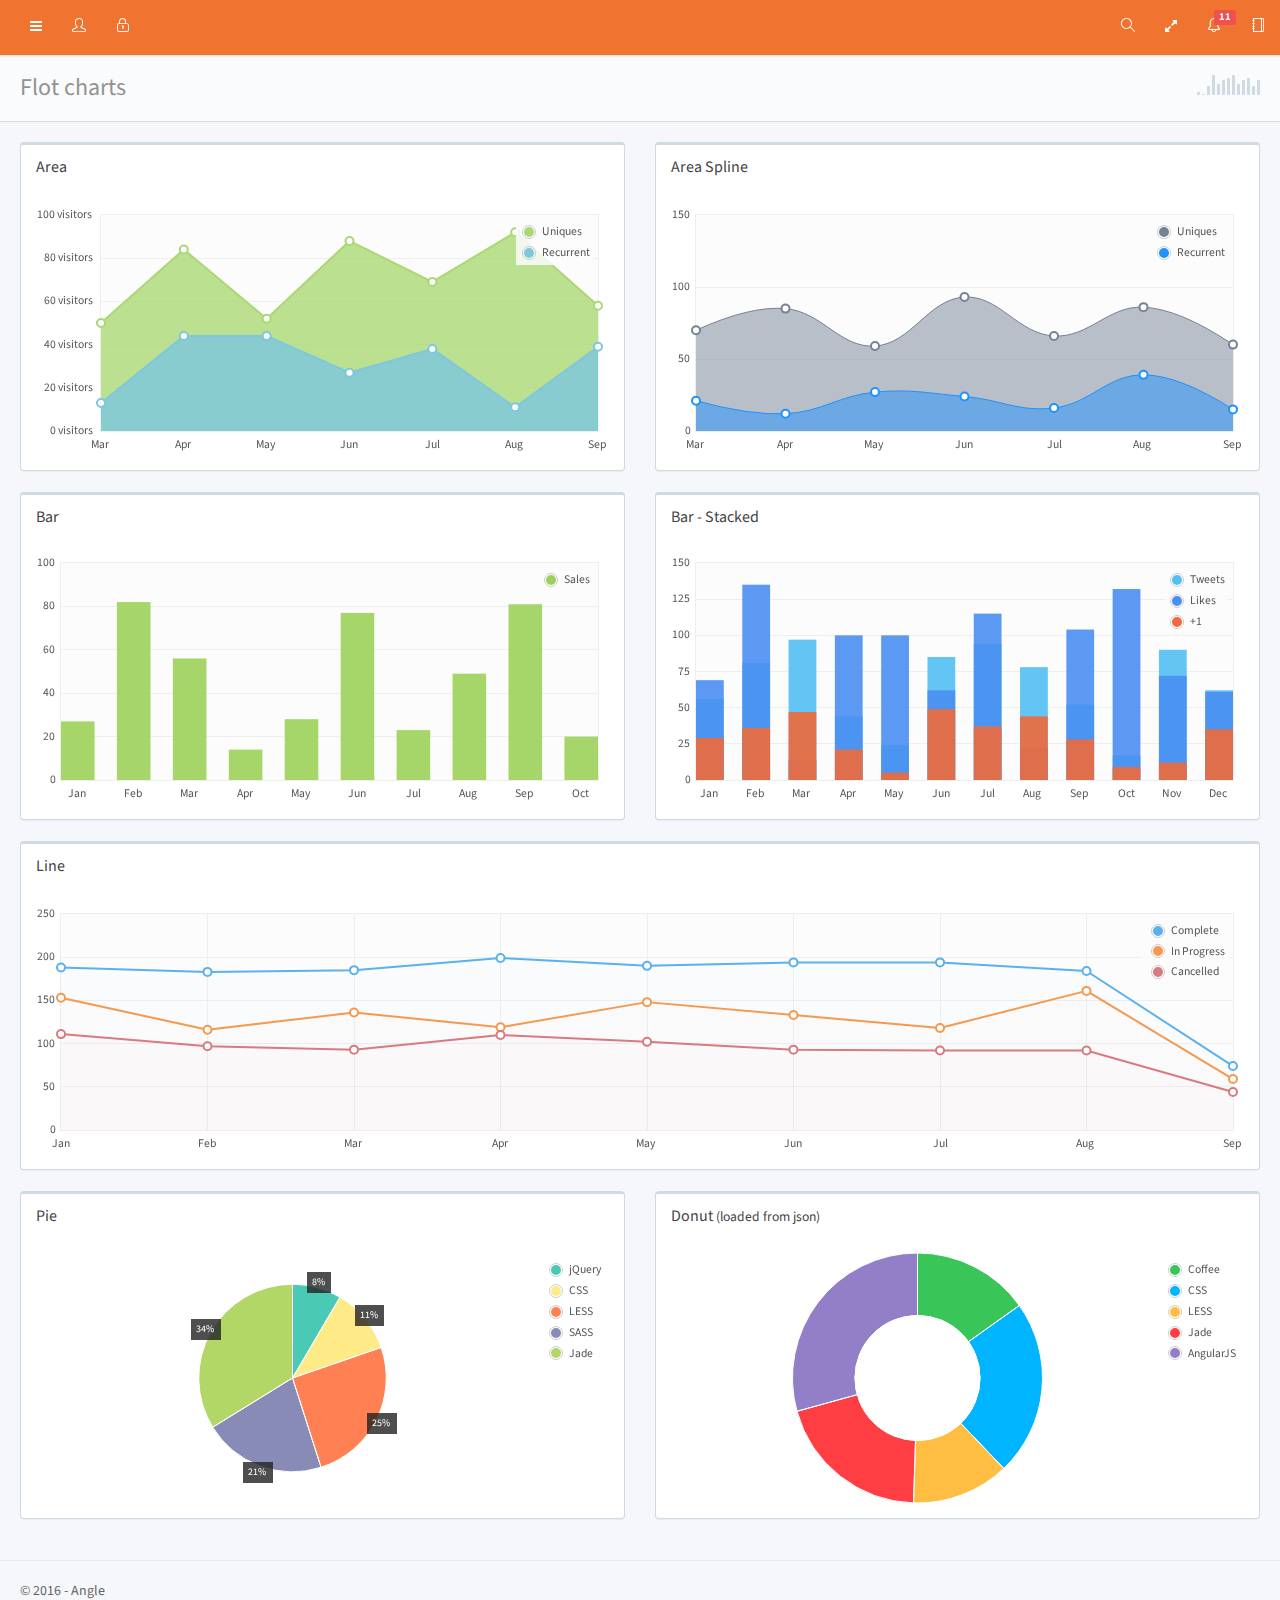
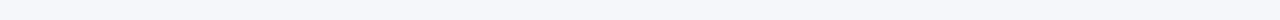
<file: app/chart-flot.html>
<!DOCTYPE html>
<html lang="en">

<head>
   <meta charset="utf-8">
   <meta name="viewport" content="width=device-width, initial-scale=1, maximum-scale=1">
   <meta name="description" content="Bootstrap Admin App + jQuery">
   <meta name="keywords" content="app, responsive, jquery, bootstrap, dashboard, admin">
   <title>Angle - Bootstrap Admin Template</title>
   <!-- =============== VENDOR STYLES ===============-->
   <!-- FONT AWESOME-->
   <link rel="stylesheet" href="../vendor/fontawesome/css/font-awesome.min.css">
   <!-- SIMPLE LINE ICONS-->
   <link rel="stylesheet" href="../vendor/simple-line-icons/css/simple-line-icons.css">
   <!-- ANIMATE.CSS-->
   <link rel="stylesheet" href="../vendor/animate.css/animate.min.css">
   <!-- WHIRL (spinners)-->
   <link rel="stylesheet" href="../vendor/whirl/dist/whirl.css">
   <!-- =============== PAGE VENDOR STYLES ===============-->
   <!-- =============== BOOTSTRAP STYLES ===============-->
   <link rel="stylesheet" href="css/bootstrap.css" id="bscss">
   <!-- =============== APP STYLES ===============-->
   <link rel="stylesheet" href="css/app.css" id="maincss">
</head>

<body>
   <div class="wrapper">
      <!-- top navbar-->
      <header class="topnavbar-wrapper">
         <!-- START Top Navbar-->
         <nav role="navigation" class="navbar topnavbar">
            <!-- START navbar header-->
            <div class="navbar-header">
               <a href="#/" class="navbar-brand">
                  <div class="brand-logo">
                     <img src="img/logo.png" alt="App Logo" class="img-responsive">
                  </div>
                  <div class="brand-logo-collapsed">
                     <img src="img/logo-single.png" alt="App Logo" class="img-responsive">
                  </div>
               </a>
            </div>
            <!-- END navbar header-->
            <!-- START Nav wrapper-->
            <div class="nav-wrapper">
               <!-- START Left navbar-->
               <ul class="nav navbar-nav">
                  <li>
                     <!-- Button used to collapse the left sidebar. Only visible on tablet and desktops-->
                     <a href="#" data-trigger-resize="" data-toggle-state="aside-collapsed" class="hidden-xs">
                        <em class="fa fa-navicon"></em>
                     </a>
                     <!-- Button to show/hide the sidebar on mobile. Visible on mobile only.-->
                     <a href="#" data-toggle-state="aside-toggled" data-no-persist="true" class="visible-xs sidebar-toggle">
                        <em class="fa fa-navicon"></em>
                     </a>
                  </li>
                  <!-- START User avatar toggle-->
                  <li>
                     <!-- Button used to collapse the left sidebar. Only visible on tablet and desktops-->
                     <a id="user-block-toggle" href="#user-block" data-toggle="collapse">
                        <em class="icon-user"></em>
                     </a>
                  </li>
                  <!-- END User avatar toggle-->
                  <!-- START lock screen-->
                  <li>
                     <a href="lock.html" title="Lock screen">
                        <em class="icon-lock"></em>
                     </a>
                  </li>
                  <!-- END lock screen-->
               </ul>
               <!-- END Left navbar-->
               <!-- START Right Navbar-->
               <ul class="nav navbar-nav navbar-right">
                  <!-- Search icon-->
                  <li>
                     <a href="#" data-search-open="">
                        <em class="icon-magnifier"></em>
                     </a>
                  </li>
                  <!-- Fullscreen (only desktops)-->
                  <li class="visible-lg">
                     <a href="#" data-toggle-fullscreen="">
                        <em class="fa fa-expand"></em>
                     </a>
                  </li>
                  <!-- START Alert menu-->
                  <li class="dropdown dropdown-list">
                     <a href="#" data-toggle="dropdown">
                        <em class="icon-bell"></em>
                        <div class="label label-danger">11</div>
                     </a>
                     <!-- START Dropdown menu-->
                     <ul class="dropdown-menu animated flipInX">
                        <li>
                           <!-- START list group-->
                           <div class="list-group">
                              <!-- list item-->
                              <a href="#" class="list-group-item">
                                 <div class="media-box">
                                    <div class="pull-left">
                                       <em class="fa fa-twitter fa-2x text-info"></em>
                                    </div>
                                    <div class="media-box-body clearfix">
                                       <p class="m0">New followers</p>
                                       <p class="m0 text-muted">
                                          <small>1 new follower</small>
                                       </p>
                                    </div>
                                 </div>
                              </a>
                              <!-- list item-->
                              <a href="#" class="list-group-item">
                                 <div class="media-box">
                                    <div class="pull-left">
                                       <em class="fa fa-envelope fa-2x text-warning"></em>
                                    </div>
                                    <div class="media-box-body clearfix">
                                       <p class="m0">New e-mails</p>
                                       <p class="m0 text-muted">
                                          <small>You have 10 new emails</small>
                                       </p>
                                    </div>
                                 </div>
                              </a>
                              <!-- list item-->
                              <a href="#" class="list-group-item">
                                 <div class="media-box">
                                    <div class="pull-left">
                                       <em class="fa fa-tasks fa-2x text-success"></em>
                                    </div>
                                    <div class="media-box-body clearfix">
                                       <p class="m0">Pending Tasks</p>
                                       <p class="m0 text-muted">
                                          <small>11 pending task</small>
                                       </p>
                                    </div>
                                 </div>
                              </a>
                              <!-- last list item-->
                              <a href="#" class="list-group-item">
                                 <small>More notifications</small>
                                 <span class="label label-danger pull-right">14</span>
                              </a>
                           </div>
                           <!-- END list group-->
                        </li>
                     </ul>
                     <!-- END Dropdown menu-->
                  </li>
                  <!-- END Alert menu-->
                  <!-- START Offsidebar button-->
                  <li>
                     <a href="#" data-toggle-state="offsidebar-open" data-no-persist="true">
                        <em class="icon-notebook"></em>
                     </a>
                  </li>
                  <!-- END Offsidebar menu-->
               </ul>
               <!-- END Right Navbar-->
            </div>
            <!-- END Nav wrapper-->
            <!-- START Search form-->
            <form role="search" action="search.html" class="navbar-form">
               <div class="form-group has-feedback">
                  <input type="text" placeholder="Type and hit enter ..." class="form-control">
                  <div data-search-dismiss="" class="fa fa-times form-control-feedback"></div>
               </div>
               <button type="submit" class="hidden btn btn-default">Submit</button>
            </form>
            <!-- END Search form-->
         </nav>
         <!-- END Top Navbar-->
      </header>
      <!-- sidebar-->
      <aside class="aside">
         <!-- START Sidebar (left)-->
         <div class="aside-inner">
            <nav data-sidebar-anyclick-close="" class="sidebar">
               <!-- START sidebar nav-->
               <ul class="nav">
                  <!-- START user info-->
                  <li class="has-user-block">
                     <div id="user-block" class="collapse">
                        <div class="item user-block">
                           <!-- User picture-->
                           <div class="user-block-picture">
                              <div class="user-block-status">
                                 <img src="img/user/02.jpg" alt="Avatar" width="60" height="60" class="img-thumbnail img-circle">
                                 <div class="circle circle-success circle-lg"></div>
                              </div>
                           </div>
                           <!-- Name and Job-->
                           <div class="user-block-info">
                              <span class="user-block-name">Hello, Mike</span>
                              <span class="user-block-role">Designer</span>
                           </div>
                        </div>
                     </div>
                  </li>
                  <!-- END user info-->
                  <!-- Iterates over all sidebar items-->
                  <li class="nav-heading ">
                     <span data-localize="sidebar.heading.HEADER">Main Navigation</span>
                  </li>
                  <li class=" ">
                     <a href="#dashboard" title="Dashboard" data-toggle="collapse">
                        <div class="pull-right label label-info">3</div>
                        <em class="icon-speedometer"></em>
                        <span data-localize="sidebar.nav.DASHBOARD">Dashboard</span>
                     </a>
                     <ul id="dashboard" class="nav sidebar-subnav collapse">
                        <li class="sidebar-subnav-header">Dashboard</li>
                        <li class=" ">
                           <a href="dashboard.html" title="Dashboard v1">
                              <span>Dashboard v1</span>
                           </a>
                        </li>
                        <li class=" ">
                           <a href="dashboard_v2.html" title="Dashboard v2">
                              <span>Dashboard v2</span>
                           </a>
                        </li>
                        <li class=" ">
                           <a href="dashboard_v3.html" title="Dashboard v3">
                              <span>Dashboard v3</span>
                           </a>
                        </li>
                     </ul>
                  </li>
                  <li class=" ">
                     <a href="widgets.html" title="Widgets">
                        <div class="pull-right label label-success">30</div>
                        <em class="icon-grid"></em>
                        <span data-localize="sidebar.nav.WIDGETS">Widgets</span>
                     </a>
                  </li>
                  <li class=" ">
                     <a href="#layout" title="Layouts" data-toggle="collapse">
                        <em class="icon-layers"></em>
                        <span>Layouts</span>
                     </a>
                     <ul id="layout" class="nav sidebar-subnav collapse">
                        <li class="sidebar-subnav-header">Layouts</li>
                        <li class=" ">
                           <a href="dashboard_h.html" title="Horizontal">
                              <span>Horizontal</span>
                           </a>
                        </li>
                     </ul>
                  </li>
                  <li class="nav-heading ">
                     <span data-localize="sidebar.heading.COMPONENTS">Components</span>
                  </li>
                  <li class=" ">
                     <a href="#elements" title="Elements" data-toggle="collapse">
                        <em class="icon-chemistry"></em>
                        <span data-localize="sidebar.nav.element.ELEMENTS">Elements</span>
                     </a>
                     <ul id="elements" class="nav sidebar-subnav collapse">
                        <li class="sidebar-subnav-header">Elements</li>
                        <li class=" ">
                           <a href="buttons.html" title="Buttons">
                              <span data-localize="sidebar.nav.element.BUTTON">Buttons</span>
                           </a>
                        </li>
                        <li class=" ">
                           <a href="notifications.html" title="Notifications">
                              <span data-localize="sidebar.nav.element.NOTIFICATION">Notifications</span>
                           </a>
                        </li>
                        <li class=" ">
                           <a href="sweetalert.html" title="Sweet Alert">
                              <span>Sweet Alert</span>
                           </a>
                        </li>
                        <li class=" ">
                           <a href="tour.html" title="Tour">
                              <span>Tour</span>
                           </a>
                        </li>
                        <li class=" ">
                           <a href="carousel.html" title="Carousel">
                              <span data-localize="sidebar.nav.element.INTERACTION">Carousel</span>
                           </a>
                        </li>
                        <li class=" ">
                           <a href="spinners.html" title="Spinners">
                              <span data-localize="sidebar.nav.element.SPINNER">Spinners</span>
                           </a>
                        </li>
                        <li class=" ">
                           <a href="animations.html" title="Animations">
                              <span data-localize="sidebar.nav.element.ANIMATION">Animations</span>
                           </a>
                        </li>
                        <li class=" ">
                           <a href="dropdown-animations.html" title="Dropdown">
                              <span data-localize="sidebar.nav.element.DROPDOWN">Dropdown</span>
                           </a>
                        </li>
                        <li class=" ">
                           <a href="nestable.html" title="Nestable">
                              <span>Nestable</span>
                           </a>
                        </li>
                        <li class=" ">
                           <a href="sortable.html" title="Sortable">
                              <span>Sortable</span>
                           </a>
                        </li>
                        <li class=" ">
                           <a href="panels.html" title="Panels">
                              <span data-localize="sidebar.nav.element.PANEL">Panels</span>
                           </a>
                        </li>
                        <li class=" ">
                           <a href="portlets.html" title="Portlets">
                              <span data-localize="sidebar.nav.element.PORTLET">Portlets</span>
                           </a>
                        </li>
                        <li class=" ">
                           <a href="grid.html" title="Grid">
                              <span data-localize="sidebar.nav.element.GRID">Grid</span>
                           </a>
                        </li>
                        <li class=" ">
                           <a href="grid-masonry.html" title="Grid Masonry">
                              <span data-localize="sidebar.nav.element.GRID_MASONRY">Grid Masonry</span>
                           </a>
                        </li>
                        <li class=" ">
                           <a href="typo.html" title="Typography">
                              <span data-localize="sidebar.nav.element.TYPO">Typography</span>
                           </a>
                        </li>
                        <li class=" ">
                           <a href="icons-font.html" title="Font Icons">
                              <div class="pull-right label label-success">+400</div>
                              <span data-localize="sidebar.nav.element.FONT_ICON">Font Icons</span>
                           </a>
                        </li>
                        <li class=" ">
                           <a href="icons-weather.html" title="Weather Icons">
                              <div class="pull-right label label-success">+100</div>
                              <span data-localize="sidebar.nav.element.WEATHER_ICON">Weather Icons</span>
                           </a>
                        </li>
                        <li class=" ">
                           <a href="colors.html" title="Colors">
                              <span data-localize="sidebar.nav.element.COLOR">Colors</span>
                           </a>
                        </li>
                     </ul>
                  </li>
                  <li class=" ">
                     <a href="#forms" title="Forms" data-toggle="collapse">
                        <em class="icon-note"></em>
                        <span data-localize="sidebar.nav.form.FORM">Forms</span>
                     </a>
                     <ul id="forms" class="nav sidebar-subnav collapse">
                        <li class="sidebar-subnav-header">Forms</li>
                        <li class=" ">
                           <a href="form-standard.html" title="Standard">
                              <span data-localize="sidebar.nav.form.STANDARD">Standard</span>
                           </a>
                        </li>
                        <li class=" ">
                           <a href="form-extended.html" title="Extended">
                              <span data-localize="sidebar.nav.form.EXTENDED">Extended</span>
                           </a>
                        </li>
                        <li class=" ">
                           <a href="form-validation.html" title="Validation">
                              <span data-localize="sidebar.nav.form.VALIDATION">Validation</span>
                           </a>
                        </li>
                        <li class=" ">
                           <a href="form-wizard.html" title="Wizard">
                              <span>Wizard</span>
                           </a>
                        </li>
                        <li class=" ">
                           <a href="form-upload.html" title="Upload">
                              <span>Upload</span>
                           </a>
                        </li>
                        <li class=" ">
                           <a href="form-xeditable.html" title="xEditable">
                              <span>xEditable</span>
                           </a>
                        </li>
                        <li class=" ">
                           <a href="form-imagecrop.html" title="Cropper">
                              <span>Cropper</span>
                           </a>
                        </li>
                     </ul>
                  </li>
                  <li class=" ">
                     <a href="#charts" title="Charts" data-toggle="collapse">
                        <em class="icon-graph"></em>
                        <span data-localize="sidebar.nav.chart.CHART">Charts</span>
                     </a>
                     <ul id="charts" class="nav sidebar-subnav collapse">
                        <li class="sidebar-subnav-header">Charts</li>
                        <li class=" active">
                           <a href="chart-flot.html" title="Flot">
                              <span data-localize="sidebar.nav.chart.FLOT">Flot</span>
                           </a>
                        </li>
                        <li class=" ">
                           <a href="chart-radial.html" title="Radial">
                              <span data-localize="sidebar.nav.chart.RADIAL">Radial</span>
                           </a>
                        </li>
                        <li class=" ">
                           <a href="chart-js.html" title="Chart JS">
                              <span>Chart JS</span>
                           </a>
                        </li>
                        <li class=" ">
                           <a href="chart-rickshaw.html" title="Rickshaw">
                              <span>Rickshaw</span>
                           </a>
                        </li>
                        <li class=" ">
                           <a href="chart-morris.html" title="MorrisJS">
                              <span>MorrisJS</span>
                           </a>
                        </li>
                        <li class=" ">
                           <a href="chart-chartist.html" title="Chartist">
                              <span>Chartist</span>
                           </a>
                        </li>
                     </ul>
                  </li>
                  <li class=" ">
                     <a href="#tables" title="Tables" data-toggle="collapse">
                        <em class="icon-grid"></em>
                        <span data-localize="sidebar.nav.table.TABLE">Tables</span>
                     </a>
                     <ul id="tables" class="nav sidebar-subnav collapse">
                        <li class="sidebar-subnav-header">Tables</li>
                        <li class=" ">
                           <a href="table-standard.html" title="Standard">
                              <span data-localize="sidebar.nav.table.STANDARD">Standard</span>
                           </a>
                        </li>
                        <li class=" ">
                           <a href="table-extended.html" title="Extended">
                              <span data-localize="sidebar.nav.table.EXTENDED">Extended</span>
                           </a>
                        </li>
                        <li class=" ">
                           <a href="table-datatable.html" title="DataTables">
                              <span data-localize="sidebar.nav.table.DATATABLE">DataTables</span>
                           </a>
                        </li>
                        <li class=" ">
                           <a href="table-jqgrid.html" title="jqGrid">
                              <span>jqGrid</span>
                           </a>
                        </li>
                     </ul>
                  </li>
                  <li class=" ">
                     <a href="#maps" title="Maps" data-toggle="collapse">
                        <em class="icon-map"></em>
                        <span data-localize="sidebar.nav.map.MAP">Maps</span>
                     </a>
                     <ul id="maps" class="nav sidebar-subnav collapse">
                        <li class="sidebar-subnav-header">Maps</li>
                        <li class=" ">
                           <a href="maps-google.html" title="Google Maps">
                              <span data-localize="sidebar.nav.map.GOOGLE">Google Maps</span>
                           </a>
                        </li>
                        <li class=" ">
                           <a href="maps-vector.html" title="Vector Maps">
                              <span data-localize="sidebar.nav.map.VECTOR">Vector Maps</span>
                           </a>
                        </li>
                     </ul>
                  </li>
                  <li class="nav-heading ">
                     <span data-localize="sidebar.heading.MORE">More</span>
                  </li>
                  <li class=" ">
                     <a href="#pages" title="Pages" data-toggle="collapse">
                        <em class="icon-doc"></em>
                        <span data-localize="sidebar.nav.pages.PAGES">Pages</span>
                     </a>
                     <ul id="pages" class="nav sidebar-subnav collapse">
                        <li class="sidebar-subnav-header">Pages</li>
                        <li class=" ">
                           <a href="login.html" title="Login">
                              <span data-localize="sidebar.nav.pages.LOGIN">Login</span>
                           </a>
                        </li>
                        <li class=" ">
                           <a href="register.html" title="Sign up">
                              <span data-localize="sidebar.nav.pages.REGISTER">Sign up</span>
                           </a>
                        </li>
                        <li class=" ">
                           <a href="recover.html" title="Recover Password">
                              <span data-localize="sidebar.nav.pages.RECOVER">Recover Password</span>
                           </a>
                        </li>
                        <li class=" ">
                           <a href="lock.html" title="Lock">
                              <span data-localize="sidebar.nav.pages.LOCK">Lock</span>
                           </a>
                        </li>
                        <li class=" ">
                           <a href="template.html" title="Starter Template">
                              <span data-localize="sidebar.nav.pages.STARTER">Starter Template</span>
                           </a>
                        </li>
                        <li class=" ">
                           <a href="404.html" title="404">
                              <span>404</span>
                           </a>
                        </li>
                        <li class=" ">
                           <a href="500.html" title="500">
                              <span>500</span>
                           </a>
                        </li>
                        <li class=" ">
                           <a href="maintenance.html" title="Maintenance">
                              <span>Maintenance</span>
                           </a>
                        </li>
                     </ul>
                  </li>
                  <li class=" ">
                     <a href="#extras" title="Extras" data-toggle="collapse">
                        <em class="icon-cup"></em>
                        <span data-localize="sidebar.nav.extra.EXTRA">Extras</span>
                     </a>
                     <ul id="extras" class="nav sidebar-subnav collapse">
                        <li class="sidebar-subnav-header">Extras</li>
                        <li class=" ">
                           <a href="#blog" title="Blog" data-toggle="collapse">
                              <em class="fa fa-angle-right"></em>
                              <span>Blog</span>
                           </a>
                           <ul id="blog" class="nav sidebar-subnav collapse">
                              <li class="sidebar-subnav-header">Blog</li>
                              <li class=" ">
                                 <a href="blog.html" title="List">
                                    <span>List</span>
                                 </a>
                              </li>
                              <li class=" ">
                                 <a href="blog-post.html" title="Post">
                                    <span>Post</span>
                                 </a>
                              </li>
                              <li class=" ">
                                 <a href="blog-articles.html" title="Articles">
                                    <span>Articles</span>
                                 </a>
                              </li>
                              <li class=" ">
                                 <a href="blog-article-view.html" title="Article View">
                                    <span>Article View</span>
                                 </a>
                              </li>
                           </ul>
                        </li>
                        <li class=" ">
                           <a href="#ecommerce" title="eCommerce" data-toggle="collapse">
                              <em class="fa fa-angle-right"></em>
                              <span>eCommerce</span>
                           </a>
                           <ul id="ecommerce" class="nav sidebar-subnav collapse">
                              <li class="sidebar-subnav-header">eCommerce</li>
                              <li class=" ">
                                 <a href="ecommerce-orders.html" title="Orders">
                                    <div class="pull-right label label-info">10</div>
                                    <span>Orders</span>
                                 </a>
                              </li>
                              <li class=" ">
                                 <a href="ecommerce-order-view.html" title="Order View">
                                    <span>Order View</span>
                                 </a>
                              </li>
                              <li class=" ">
                                 <a href="ecommerce-products.html" title="Products">
                                    <span>Products</span>
                                 </a>
                              </li>
                              <li class=" ">
                                 <a href="ecommerce-product-view.html" title="Product View">
                                    <span>Product View</span>
                                 </a>
                              </li>
                              <li class=" ">
                                 <a href="ecommerce-checkout.html" title="Checkout">
                                    <span>Checkout</span>
                                 </a>
                              </li>
                           </ul>
                        </li>
                        <li class=" ">
                           <a href="#forum" title="Forum" data-toggle="collapse">
                              <em class="fa fa-angle-right"></em>
                              <span>Forum</span>
                           </a>
                           <ul id="forum" class="nav sidebar-subnav collapse">
                              <li class="sidebar-subnav-header">Forum</li>
                              <li class=" ">
                                 <a href="forum-categories.html" title="Categories">
                                    <span>Categories</span>
                                 </a>
                              </li>
                              <li class=" ">
                                 <a href="forum-topics.html" title="Topics">
                                    <span>Topics</span>
                                 </a>
                              </li>
                              <li class=" ">
                                 <a href="forum-discussion.html" title="Discussion">
                                    <span>Discussion</span>
                                 </a>
                              </li>
                           </ul>
                        </li>
                        <li class=" ">
                           <a href="contacts.html" title="Contacts">
                              <span>Contacts</span>
                           </a>
                        </li>
                        <li class=" ">
                           <a href="contact-details.html" title="Contact details">
                              <span>Contact details</span>
                           </a>
                        </li>
                        <li class=" ">
                           <a href="projects.html" title="Projects">
                              <span>Projects</span>
                           </a>
                        </li>
                        <li class=" ">
                           <a href="project-details.html" title="Projects details">
                              <span>Projects details</span>
                           </a>
                        </li>
                        <li class=" ">
                           <a href="team-viewer.html" title="Team viewer">
                              <span>Team viewer</span>
                           </a>
                        </li>
                        <li class=" ">
                           <a href="social-board.html" title="Social board">
                              <span>Social board</span>
                           </a>
                        </li>
                        <li class=" ">
                           <a href="vote-links.html" title="Vote links">
                              <span>Vote links</span>
                           </a>
                        </li>
                        <li class=" ">
                           <a href="bug-tracker.html" title="Bug tracker">
                              <span>Bug tracker</span>
                           </a>
                        </li>
                        <li class=" ">
                           <a href="faq.html" title="FAQ">
                              <span>FAQ</span>
                           </a>
                        </li>
                        <li class=" ">
                           <a href="help-center.html" title="Help Center">
                              <span>Help Center</span>
                           </a>
                        </li>
                        <li class=" ">
                           <a href="followers.html" title="Followers">
                              <span>Followers</span>
                           </a>
                        </li>
                        <li class=" ">
                           <a href="settings.html" title="Settings">
                              <span>Settings</span>
                           </a>
                        </li>
                        <li class=" ">
                           <a href="plans.html" title="Plans">
                              <span>Plans</span>
                           </a>
                        </li>
                        <li class=" ">
                           <a href="file-manager.html" title="File manager">
                              <span>File manager</span>
                           </a>
                        </li>
                        <li class=" ">
                           <a href="mailbox.html" title="Mailbox">
                              <span data-localize="sidebar.nav.extra.MAILBOX">Mailbox</span>
                           </a>
                        </li>
                        <li class=" ">
                           <a href="timeline.html" title="Timeline">
                              <span data-localize="sidebar.nav.extra.TIMELINE">Timeline</span>
                           </a>
                        </li>
                        <li class=" ">
                           <a href="calendar.html" title="Calendar">
                              <span data-localize="sidebar.nav.extra.CALENDAR">Calendar</span>
                           </a>
                        </li>
                        <li class=" ">
                           <a href="invoice.html" title="Invoice">
                              <span data-localize="sidebar.nav.extra.INVOICE">Invoice</span>
                           </a>
                        </li>
                        <li class=" ">
                           <a href="search.html" title="Search">
                              <span data-localize="sidebar.nav.extra.SEARCH">Search</span>
                           </a>
                        </li>
                        <li class=" ">
                           <a href="todo.html" title="Todo List">
                              <span data-localize="sidebar.nav.extra.TODO">Todo List</span>
                           </a>
                        </li>
                        <li class=" ">
                           <a href="profile.html" title="Profile">
                              <span data-localize="sidebar.nav.extra.PROFILE">Profile</span>
                           </a>
                        </li>
                     </ul>
                  </li>
                  <li class=" ">
                     <a href="#multilevel" title="Multilevel" data-toggle="collapse">
                        <em class="fa fa-folder-open-o"></em>
                        <span>Multilevel</span>
                     </a>
                     <ul id="multilevel" class="nav sidebar-subnav collapse">
                        <li class="sidebar-subnav-header">Multilevel</li>
                        <li class=" ">
                           <a href="#level1" title="Level 1" data-toggle="collapse">
                              <span>Level 1</span>
                           </a>
                           <ul id="level1" class="nav sidebar-subnav collapse">
                              <li class="sidebar-subnav-header">Level 1</li>
                              <li class=" ">
                                 <a href="multilevel-1.html" title="Level1 Item">
                                    <span>Level1 Item</span>
                                 </a>
                              </li>
                              <li class=" ">
                                 <a href="#level2" title="Level 2" data-toggle="collapse">
                                    <span>Level 2</span>
                                 </a>
                                 <ul id="level2" class="nav sidebar-subnav collapse">
                                    <li class="sidebar-subnav-header">Level 2</li>
                                    <li class=" ">
                                       <a href="#level3" title="Level 3" data-toggle="collapse">
                                          <span>Level 3</span>
                                       </a>
                                       <ul id="level3" class="nav sidebar-subnav collapse">
                                          <li class="sidebar-subnav-header">Level 3</li>
                                          <li class=" ">
                                             <a href="multilevel-3.html" title="Level3 Item">
                                                <span>Level3 Item</span>
                                             </a>
                                          </li>
                                       </ul>
                                    </li>
                                 </ul>
                              </li>
                           </ul>
                        </li>
                     </ul>
                  </li>
                  <li class=" ">
                     <a href="documentation.html" title="Documentation">
                        <em class="icon-graduation"></em>
                        <span data-localize="sidebar.nav.DOCUMENTATION">Documentation</span>
                     </a>
                  </li>
               </ul>
               <!-- END sidebar nav-->
            </nav>
         </div>
         <!-- END Sidebar (left)-->
      </aside>
      <!-- offsidebar-->
      <aside class="offsidebar hide">
         <!-- START Off Sidebar (right)-->
         <nav>
            <div role="tabpanel">
               <!-- Nav tabs-->
               <ul role="tablist" class="nav nav-tabs nav-justified">
                  <li role="presentation" class="active">
                     <a href="#app-settings" aria-controls="app-settings" role="tab" data-toggle="tab">
                        <em class="icon-equalizer fa-lg"></em>
                     </a>
                  </li>
                  <li role="presentation">
                     <a href="#app-chat" aria-controls="app-chat" role="tab" data-toggle="tab">
                        <em class="icon-user fa-lg"></em>
                     </a>
                  </li>
               </ul>
               <!-- Tab panes-->
               <div class="tab-content">
                  <div id="app-settings" role="tabpanel" class="tab-pane fade in active">
                     <h3 class="text-center text-thin">Settings</h3>
                     <div class="p">
                        <h4 class="text-muted text-thin">Themes</h4>
                        <div class="table-grid mb">
                           <div class="col mb">
                              <div class="setting-color">
                                 <label data-load-css="css/theme-a.css">
                                    <input type="radio" name="setting-theme" checked="checked">
                                    <span class="icon-check"></span>
                                    <span class="split">
                                       <span class="color bg-info"></span>
                                       <span class="color bg-info-light"></span>
                                    </span>
                                    <span class="color bg-white"></span>
                                 </label>
                              </div>
                           </div>
                           <div class="col mb">
                              <div class="setting-color">
                                 <label data-load-css="css/theme-b.css">
                                    <input type="radio" name="setting-theme">
                                    <span class="icon-check"></span>
                                    <span class="split">
                                       <span class="color bg-green"></span>
                                       <span class="color bg-green-light"></span>
                                    </span>
                                    <span class="color bg-white"></span>
                                 </label>
                              </div>
                           </div>
                           <div class="col mb">
                              <div class="setting-color">
                                 <label data-load-css="css/theme-c.css">
                                    <input type="radio" name="setting-theme">
                                    <span class="icon-check"></span>
                                    <span class="split">
                                       <span class="color bg-purple"></span>
                                       <span class="color bg-purple-light"></span>
                                    </span>
                                    <span class="color bg-white"></span>
                                 </label>
                              </div>
                           </div>
                           <div class="col mb">
                              <div class="setting-color">
                                 <label data-load-css="css/theme-d.css">
                                    <input type="radio" name="setting-theme">
                                    <span class="icon-check"></span>
                                    <span class="split">
                                       <span class="color bg-danger"></span>
                                       <span class="color bg-danger-light"></span>
                                    </span>
                                    <span class="color bg-white"></span>
                                 </label>
                              </div>
                           </div>
                        </div>
                        <div class="table-grid mb">
                           <div class="col mb">
                              <div class="setting-color">
                                 <label data-load-css="css/theme-e.css">
                                    <input type="radio" name="setting-theme">
                                    <span class="icon-check"></span>
                                    <span class="split">
                                       <span class="color bg-info-dark"></span>
                                       <span class="color bg-info"></span>
                                    </span>
                                    <span class="color bg-gray-dark"></span>
                                 </label>
                              </div>
                           </div>
                           <div class="col mb">
                              <div class="setting-color">
                                 <label data-load-css="css/theme-f.css">
                                    <input type="radio" name="setting-theme">
                                    <span class="icon-check"></span>
                                    <span class="split">
                                       <span class="color bg-green-dark"></span>
                                       <span class="color bg-green"></span>
                                    </span>
                                    <span class="color bg-gray-dark"></span>
                                 </label>
                              </div>
                           </div>
                           <div class="col mb">
                              <div class="setting-color">
                                 <label data-load-css="css/theme-g.css">
                                    <input type="radio" name="setting-theme">
                                    <span class="icon-check"></span>
                                    <span class="split">
                                       <span class="color bg-purple-dark"></span>
                                       <span class="color bg-purple"></span>
                                    </span>
                                    <span class="color bg-gray-dark"></span>
                                 </label>
                              </div>
                           </div>
                           <div class="col mb">
                              <div class="setting-color">
                                 <label data-load-css="css/theme-h.css">
                                    <input type="radio" name="setting-theme">
                                    <span class="icon-check"></span>
                                    <span class="split">
                                       <span class="color bg-danger-dark"></span>
                                       <span class="color bg-danger"></span>
                                    </span>
                                    <span class="color bg-gray-dark"></span>
                                 </label>
                              </div>
                           </div>
                        </div>
                     </div>
                     <div class="p">
                        <h4 class="text-muted text-thin">Layout</h4>
                        <div class="clearfix">
                           <p class="pull-left">Fixed</p>
                           <div class="pull-right">
                              <label class="switch">
                                 <input id="chk-fixed" type="checkbox" data-toggle-state="layout-fixed">
                                 <span></span>
                              </label>
                           </div>
                        </div>
                        <div class="clearfix">
                           <p class="pull-left">Boxed</p>
                           <div class="pull-right">
                              <label class="switch">
                                 <input id="chk-boxed" type="checkbox" data-toggle-state="layout-boxed">
                                 <span></span>
                              </label>
                           </div>
                        </div>
                        <div class="clearfix">
                           <p class="pull-left">RTL</p>
                           <div class="pull-right">
                              <label class="switch">
                                 <input id="chk-rtl" type="checkbox">
                                 <span></span>
                              </label>
                           </div>
                        </div>
                     </div>
                     <div class="p">
                        <h4 class="text-muted text-thin">Aside</h4>
                        <div class="clearfix">
                           <p class="pull-left">Collapsed</p>
                           <div class="pull-right">
                              <label class="switch">
                                 <input id="chk-collapsed" type="checkbox" data-toggle-state="aside-collapsed">
                                 <span></span>
                              </label>
                           </div>
                        </div>
                        <div class="clearfix">
                           <p class="pull-left">Collapsed Text</p>
                           <div class="pull-right">
                              <label class="switch">
                                 <input id="chk-collapsed-text" type="checkbox" data-toggle-state="aside-collapsed-text">
                                 <span></span>
                              </label>
                           </div>
                        </div>
                        <div class="clearfix">
                           <p class="pull-left">Float</p>
                           <div class="pull-right">
                              <label class="switch">
                                 <input id="chk-float" type="checkbox" data-toggle-state="aside-float">
                                 <span></span>
                              </label>
                           </div>
                        </div>
                        <div class="clearfix">
                           <p class="pull-left">Hover</p>
                           <div class="pull-right">
                              <label class="switch">
                                 <input id="chk-hover" type="checkbox" data-toggle-state="aside-hover">
                                 <span></span>
                              </label>
                           </div>
                        </div>
                        <div class="clearfix">
                           <p class="pull-left">Show Scrollbar</p>
                           <div class="pull-right">
                              <label class="switch">
                                 <input id="chk-hover" type="checkbox" data-toggle-state="show-scrollbar" data-target=".sidebar">
                                 <span></span>
                              </label>
                           </div>
                        </div>
                     </div>
                  </div>
                  <div id="app-chat" role="tabpanel" class="tab-pane fade">
                     <h3 class="text-center text-thin">Connections</h3>
                     <ul class="nav">
                        <!-- START list title-->
                        <li class="p">
                           <small class="text-muted">ONLINE</small>
                        </li>
                        <!-- END list title-->
                        <li>
                           <!-- START User status-->
                           <a href="#" class="media-box p mt0">
                              <span class="pull-right">
                                 <span class="circle circle-success circle-lg"></span>
                              </span>
                              <span class="pull-left">
                                 <!-- Contact avatar-->
                                 <img src="img/user/05.jpg" alt="Image" class="media-box-object img-circle thumb48">
                              </span>
                              <!-- Contact info-->
                              <span class="media-box-body">
                                 <span class="media-box-heading">
                                    <strong>Juan Sims</strong>
                                    <br>
                                    <small class="text-muted">Designeer</small>
                                 </span>
                              </span>
                           </a>
                           <!-- END User status-->
                           <!-- START User status-->
                           <a href="#" class="media-box p mt0">
                              <span class="pull-right">
                                 <span class="circle circle-success circle-lg"></span>
                              </span>
                              <span class="pull-left">
                                 <!-- Contact avatar-->
                                 <img src="img/user/06.jpg" alt="Image" class="media-box-object img-circle thumb48">
                              </span>
                              <!-- Contact info-->
                              <span class="media-box-body">
                                 <span class="media-box-heading">
                                    <strong>Maureen Jenkins</strong>
                                    <br>
                                    <small class="text-muted">Designeer</small>
                                 </span>
                              </span>
                           </a>
                           <!-- END User status-->
                           <!-- START User status-->
                           <a href="#" class="media-box p mt0">
                              <span class="pull-right">
                                 <span class="circle circle-danger circle-lg"></span>
                              </span>
                              <span class="pull-left">
                                 <!-- Contact avatar-->
                                 <img src="img/user/07.jpg" alt="Image" class="media-box-object img-circle thumb48">
                              </span>
                              <!-- Contact info-->
                              <span class="media-box-body">
                                 <span class="media-box-heading">
                                    <strong>Billie Dunn</strong>
                                    <br>
                                    <small class="text-muted">Designeer</small>
                                 </span>
                              </span>
                           </a>
                           <!-- END User status-->
                           <!-- START User status-->
                           <a href="#" class="media-box p mt0">
                              <span class="pull-right">
                                 <span class="circle circle-warning circle-lg"></span>
                              </span>
                              <span class="pull-left">
                                 <!-- Contact avatar-->
                                 <img src="img/user/08.jpg" alt="Image" class="media-box-object img-circle thumb48">
                              </span>
                              <!-- Contact info-->
                              <span class="media-box-body">
                                 <span class="media-box-heading">
                                    <strong>Tomothy Roberts</strong>
                                    <br>
                                    <small class="text-muted">Designer</small>
                                 </span>
                              </span>
                           </a>
                           <!-- END User status-->
                        </li>
                        <!-- START list title-->
                        <li class="p">
                           <small class="text-muted">OFFLINE</small>
                        </li>
                        <!-- END list title-->
                        <li>
                           <!-- START User status-->
                           <a href="#" class="media-box p mt0">
                              <span class="pull-right">
                                 <span class="circle circle-lg"></span>
                              </span>
                              <span class="pull-left">
                                 <!-- Contact avatar-->
                                 <img src="img/user/09.jpg" alt="Image" class="media-box-object img-circle thumb48">
                              </span>
                              <!-- Contact info-->
                              <span class="media-box-body">
                                 <span class="media-box-heading">
                                    <strong>Lawrence Robinson</strong>
                                    <br>
                                    <small class="text-muted">Developer</small>
                                 </span>
                              </span>
                           </a>
                           <!-- END User status-->
                           <!-- START User status-->
                           <a href="#" class="media-box p mt0">
                              <span class="pull-right">
                                 <span class="circle circle-lg"></span>
                              </span>
                              <span class="pull-left">
                                 <!-- Contact avatar-->
                                 <img src="img/user/10.jpg" alt="Image" class="media-box-object img-circle thumb48">
                              </span>
                              <!-- Contact info-->
                              <span class="media-box-body">
                                 <span class="media-box-heading">
                                    <strong>Tyrone Owens</strong>
                                    <br>
                                    <small class="text-muted">Designer</small>
                                 </span>
                              </span>
                           </a>
                           <!-- END User status-->
                        </li>
                        <li>
                           <div class="p-lg text-center">
                              <!-- Optional link to list more users-->
                              <a href="#" title="See more contacts" class="btn btn-purple btn-sm">
                                 <strong>Load more..</strong>
                              </a>
                           </div>
                        </li>
                     </ul>
                     <!-- Extra items-->
                     <div class="p">
                        <p>
                           <small class="text-muted">Tasks completion</small>
                        </p>
                        <div class="progress progress-xs m0">
                           <div role="progressbar" aria-valuenow="80" aria-valuemin="0" aria-valuemax="100" class="progress-bar progress-bar-success progress-80">
                              <span class="sr-only">80% Complete</span>
                           </div>
                        </div>
                     </div>
                     <div class="p">
                        <p>
                           <small class="text-muted">Upload quota</small>
                        </p>
                        <div class="progress progress-xs m0">
                           <div role="progressbar" aria-valuenow="40" aria-valuemin="0" aria-valuemax="100" class="progress-bar progress-bar-warning progress-40">
                              <span class="sr-only">40% Complete</span>
                           </div>
                        </div>
                     </div>
                  </div>
               </div>
            </div>
         </nav>
         <!-- END Off Sidebar (right)-->
      </aside>
      <!-- Main section-->
      <section>
         <!-- Page content-->
         <div class="content-wrapper">
            <div class="content-heading">
               <div class="pull-right text-center">
                  <div data-sparkline="" data-bar-color="#cfdbe2" data-height="20" data-bar-width="3" data-bar-spacing="2" data-values="1,0,4,9,5,7,8,9,5,7,8,4,7"></div>
               </div>Flot charts</div>
            <div class="container-fluid">
               <!-- START row-->
               <div class="row">
                  <div class="col-lg-6">
                     <div id="panelChart1" class="panel panel-default">
                        <div class="panel-heading">
                           <div class="panel-title">Area</div>
                        </div>
                        <div class="panel-body">
                           <div class="chart-area flot-chart"></div>
                        </div>
                     </div>
                  </div>
                  <div class="col-lg-6">
                     <div id="panelChart9" class="panel panel-default">
                        <div class="panel-heading">
                           <div class="panel-title">Area Spline</div>
                        </div>
                        <div class="panel-body">
                           <div class="chart-spline flot-chart"></div>
                        </div>
                     </div>
                  </div>
               </div>
               <!-- END row-->
               <!-- START row-->
               <div class="row">
                  <div class="col-lg-6">
                     <div id="panelChart2" class="panel panel-default">
                        <div class="panel-heading">
                           <div class="panel-title">Bar</div>
                        </div>
                        <div class="panel-body">
                           <div class="chart-bar flot-chart"></div>
                        </div>
                     </div>
                  </div>
                  <div class="col-lg-6">
                     <div id="panelChart3" class="panel panel-default">
                        <div class="panel-heading">
                           <div class="panel-title">Bar - Stacked</div>
                        </div>
                        <div class="panel-body">
                           <div class="indicator show">
                              <span class="spinner"></span>
                           </div>
                           <div class="chart-bar-stacked flot-chart"></div>
                        </div>
                     </div>
                  </div>
               </div>
               <!-- END row-->
               <!-- START row-->
               <div class="row">
                  <div class="col-lg-12">
                     <div id="panelChart4" class="panel panel-default">
                        <div class="panel-heading">
                           <div class="panel-title">Line</div>
                        </div>
                        <div class="panel-body">
                           <div class="chart-line flot-chart"></div>
                        </div>
                     </div>
                  </div>
               </div>
               <!-- END row-->
               <!-- START row-->
               <div class="row">
                  <div class="col-md-6">
                     <div id="panelChart5" class="panel panel-default">
                        <div class="panel-heading">
                           <div class="panel-title">Pie</div>
                        </div>
                        <div class="panel-body">
                           <div class="chart-pie flot-chart"></div>
                        </div>
                     </div>
                  </div>
                  <div class="col-md-6">
                     <div id="panelChart6" class="panel panel-default">
                        <div class="panel-heading">
                           <div class="panel-title">Donut
                              <small>(loaded from json)</small>
                           </div>
                        </div>
                        <div class="panel-body">
                           <div class="chart-donut flot-chart"></div>
                        </div>
                     </div>
                  </div>
               </div>
               <!-- END row-->
            </div>
         </div>
      </section>
      <!-- Page footer-->
      <footer>
         <span>&copy; 2016 - Angle</span>
      </footer>
   </div>
   <!-- =============== VENDOR SCRIPTS ===============-->
   <!-- MODERNIZR-->
   <script src="../vendor/modernizr/modernizr.custom.js"></script>
   <!-- MATCHMEDIA POLYFILL-->
   <script src="../vendor/matchMedia/matchMedia.js"></script>
   <!-- JQUERY-->
   <script src="../vendor/jquery/dist/jquery.js"></script>
   <!-- BOOTSTRAP-->
   <script src="../vendor/bootstrap/dist/js/bootstrap.js"></script>
   <!-- STORAGE API-->
   <script src="../vendor/jQuery-Storage-API/jquery.storageapi.js"></script>
   <!-- JQUERY EASING-->
   <script src="../vendor/jquery.easing/js/jquery.easing.js"></script>
   <!-- ANIMO-->
   <script src="../vendor/animo.js/animo.js"></script>
   <!-- SLIMSCROLL-->
   <script src="../vendor/slimScroll/jquery.slimscroll.min.js"></script>
   <!-- SCREENFULL-->
   <script src="../vendor/screenfull/dist/screenfull.js"></script>
   <!-- LOCALIZE-->
   <script src="../vendor/jquery-localize-i18n/dist/jquery.localize.js"></script>
   <!-- RTL demo-->
   <script src="js/demo/demo-rtl.js"></script>
   <!-- =============== PAGE VENDOR SCRIPTS ===============-->
   <!-- SPARKLINE-->
   <script src="../vendor/sparkline/index.js"></script>
   <!-- FLOT CHART-->
   <script src="../vendor/Flot/jquery.flot.js"></script>
   <script src="../vendor/flot.tooltip/js/jquery.flot.tooltip.min.js"></script>
   <script src="../vendor/Flot/jquery.flot.resize.js"></script>
   <script src="../vendor/Flot/jquery.flot.pie.js"></script>
   <script src="../vendor/Flot/jquery.flot.time.js"></script>
   <script src="../vendor/Flot/jquery.flot.categories.js"></script>
   <script src="../vendor/flot-spline/js/jquery.flot.spline.min.js"></script>
   <script src="js/demo/demo-flot.js"></script>
   <!-- =============== APP SCRIPTS ===============-->
   <script src="js/app.js"></script>
</body>

</html>
</file>
<file: landing/css/style.css>
@import url("//fonts.googleapis.com/css?family=Open+Sans:300,400,600,700&amp;lang=en");
/*
 *
 *   INSPINIA Landing Page - Responsive Admin Theme
 *   2.2
 *
*/
/* GLOBAL STYLES
-------------------------------------------------- */
body {
  color: #676a6c;
  font-family: 'Open Sans', helvetica, arial, sans-serif;
}
span.navy {
  color: #F17534;
}
p.text-color {
  color: #676a6c;
}
a.navy-link {
  color: #F17534;
  text-decoration: none;
}
a.navy-link:hover {
  color: #F17534;
}
section p {
  color: #aeaeae;
  font-size: 13px;
}
address {
  font-size: 13px;
}
h1 {
  margin-top: 10px;
  font-size: 30px;
  font-weight: 200;
}
.navy-line {
  width: 60px;
  height: 1px;
  margin: 60px auto 0;
  border-bottom: 2px solid #F17534;
}
.navy-bg {
  background-color: #F17534;
  color: #ffffff;
}
/* CUSTOMIZE THE NAVBAR
-------------------------------------------------- */
.navbar-wrapper {
  position: absolute;
  top: 0;
  right: 0;
  left: 0;
  z-index: 20;
}
/* Flip around the padding for proper display in narrow viewports */
.navbar-wrapper > .container {
  padding-right: 0;
  padding-left: 0;
}
.navbar-wrapper .navbar {
  padding-right: 15px;
  padding-left: 15px;
}
.navbar-default.navbar-scroll {
  background-color: #fff;
  border-color: #fff;
  padding: 15px 0;
}
.navbar-default {
  background-color: transparent;
  border-color: transparent;
  transition: all 0.3s ease-in-out 0s;
}
.navbar-default .nav li a {
  color: #fff;
  font-family: 'Open Sans', helvetica, arial, sans-serif;
  font-weight: 700;
  letter-spacing: 1px;
  text-transform: uppercase;
}
.navbar-nav > li > a {
  padding-top: 25px;
  border-top: 6px solid transparent;
}
.navbar-default .navbar-nav > .active > a,
.navbar-default .navbar-nav > .active > a:hover {
  background: transparent;
  color: #fff;
  border-top: 6px solid #F17534;
}
.navbar-default .navbar-nav > li > a:hover {
  color: #F17534;
}
.navbar-default .navbar-nav > .active > a:focus {
  background: transparent;
  color: #fff;
}
.navbar-default.navbar-scroll .navbar-nav > .active > a:focus {
  background: transparent;
  color: inherit;
}
.navbar-default .navbar-brand:hover,
.navbar-default .navbar-brand:focus {
  background: #F17534;
  color: #fff;
}
.navbar-default .navbar-brand {
  color: #fff;
  height: auto;
  display: block;
  font-size: 14px;
  background: #F17534;
  padding: 15px 20px 15px 20px;
  border-radius: 0 0px 5px 5px;
  font-weight: 700;
  transition: all 0.3s ease-in-out 0s;
}
.navbar-scroll.navbar-default .nav li a {
  color: #676a6c;
}
.navbar-scroll.navbar-default .nav li a:hover {
  color: #F17534;
}
.navbar-wrapper .navbar.navbar-scroll {
  padding-top: 0;
  padding-bottom: 5px;
  border-bottom: 1px solid #e7eaec;
  border-radius: 0;
}
.nav > li > a {
  padding: 25px 10px 15px 10px;
}
.navbar-scroll .navbar-nav > li > a {
  padding: 20px 10px;
}
.navbar.navbar-scroll .navbar-brand {
  margin-top: 15px;
  border-radius: 5px;
  font-size: 12px;
  padding: 10px;
  height: auto;
}
/* BACKGROUNDS SLIDER
-------------------------------------------------- */
.header-back {
  height: 470px;
  width: 100%;
}
.header-back.one {
  background: url('../img/flow-pattern.png') 50% 0 no-repeat;
  background-size: cover;
}
.header-back.two {
  background: url('../img/header_two.jpg') 50% 0 no-repeat;
}
/* CUSTOMIZE THE CAROUSEL
-------------------------------------------------- */
/* Carousel base class */
.carousel {
  height: 470px;
}
/* Since positioning the image, we need to help out the caption */
.carousel-caption {
  z-index: 10;
}
/* Declare heights because of positioning of img element */
.carousel .item {
  height: 470px;
  background-color: #C0C0C0;
}
.carousel-inner > .item > img {
  position: absolute;
  top: 0;
  left: 0;
  min-width: 100%;
  height: 470px;
}
.carousel-fade .carousel-inner .item {
  opacity: 0;
  -webkit-transition-property: opacity;
  transition-property: opacity;
}
.carousel-fade .carousel-inner .active {
  opacity: 1;
}
.carousel-fade .carousel-inner .active.left,
.carousel-fade .carousel-inner .active.right {
  left: 0;
  opacity: 0;
  z-index: 1;
}
.carousel-fade .carousel-inner .next.left,
.carousel-fade .carousel-inner .prev.right {
  opacity: 1;
}
.carousel-fade .carousel-control {
  z-index: 2;
}
.carousel-control.left,
.carousel-control.right {
  background: none;
}
.carousel-control {
  width: 6%;
}
.carousel-inner .container {
  position: relative;
}
.carousel-inner {
  overflow: visible;
}
.carousel-caption {
  position: absolute;
  top: 100px;
  left: 0;
  bottom: auto;
  right: auto;
  text-align: left;
}
.carousel-caption {
  position: absolute;
  top: 100px;
  left: 0;
  bottom: auto;
  right: auto;
  text-align: left;
}
.carousel-caption.blank {
  top: 140px;
}
.carousel-image {
  position: absolute;
  right: 10px;
  top: 150px;
}
.carousel-indicators {
  padding-right: 60px;
}
.carousel-caption h1 {
  font-weight: 700;
  font-size: 38px;
  text-transform: uppercase;
  text-shadow: none;
  letter-spacing: -1.5px;
}
.carousel-caption p {
  font-weight: 700;
  text-transform: uppercase;
  text-shadow: none;
}
.caption-link {
  color: #fff;
  margin-left: 10px;
  text-transform: capitalize;
  font-weight: 400;
}
.caption-link:hover {
  text-decoration: none;
  color: inherit;
}
/* Sections
------------------------- */
.services {
  padding-top: 60px;
}
.services h2 {
  font-size: 20px;
  letter-spacing: -1px;
  font-weight: 600;
  text-transform: uppercase;
}
.features-block {
  margin-top: 40px;
}
.features-text {
  margin-top: 40px;
}
.features small {
  color: #F17534;
}
.features h2 {
  font-size: 18px;
  margin-top: 5px;
}
.features-text-alone {
  margin: 40px 0;
}
.features-text-alone h1 {
  font-weight: 200;
}
.features-icon {
  color: #F17534;
  font-size: 40px;
}
.navy-section {
  margin-top: 60px;
  background: #F17534;
  color: #fff;
  padding: 20px 0;
}
.gray-section {
  background: #f4f4f4;
  margin-top: 60px;
}
.team-member {
  text-align: center;
}
.team-member img {
  margin: auto;
}
.social-icon a {
  background: #F17534;
  color: #fff;
  padding: 4px 8px;
  height: 28px;
  width: 28px;
  display: block;
  border-radius: 50px;
}
.social-icon a:hover {
  background: #D95631;
}
.img-small {
  height: 88px;
  width: 88px;
}
.pricing-plan {
  margin: 20px 30px 0 30px;
  border-radius: 4px;
}
.pricing-plan.selected {
  transform: scale(1.1);
  background: #f4f4f4 ;
}
.pricing-plan li {
  padding: 10px 16px;
  border-top: 1px solid #e7eaec;
  text-align: center;
  color: #aeaeae;
}
.pricing-plan .pricing-price span {
  font-weight: 700;
  color: #F17534;
}
li.pricing-desc {
  font-size: 13px;
  border-top: none;
  padding: 20px 16px ;
}
li.pricing-title {
  background: #F17534;
  color: #fff;
  padding: 10px;
  border-radius: 4px 4px 0 0;
  font-size: 22px;
  font-weight: 600;
}
.testimonials {
  padding-top: 80px;
  padding-bottom: 90px;
  background-color: #F17534;
  background-image: url('../img/avatar_all.png');
}
.big-icon {
  font-size: 56px;
}
.features .big-icon {
  color: #F17534;
}
.contact {
  background-image: url('../img/word_map.png');
  background-position: 50% 50%;
  background-repeat: no-repeat;
  margin-top: 60px;
}
/* Buttons - only primary custom button
------------------------- */
.btn-primary.btn-outline:hover,
.btn-success.btn-outline:hover,
.btn-info.btn-outline:hover,
.btn-warning.btn-outline:hover,
.btn-danger.btn-outline:hover {
  color: #fff;
}
.btn-primary {
  background-color: #F17534;
  border-color: #F17534;
  color: #FFFFFF;
  font-size: 14px;
  padding: 10px 20px;
  font-weight: 600;
}
.btn-primary:hover,
.btn-primary:focus,
.btn-primary:active,
.btn-primary.active,
.open .dropdown-toggle.btn-primary {
  background-color: #D95631;
  border-color: #D95631;
  color: #FFFFFF;
}
.btn-primary:active,
.btn-primary.active,
.open .dropdown-toggle.btn-primary {
  background-image: none;
}
.btn-primary.disabled,
.btn-primary.disabled:hover,
.btn-primary.disabled:focus,
.btn-primary.disabled:active,
.btn-primary.disabled.active,
.btn-primary[disabled],
.btn-primary[disabled]:hover,
.btn-primary[disabled]:focus,
.btn-primary[disabled]:active,
.btn-primary.active[disabled],
fieldset[disabled] .btn-primary,
fieldset[disabled] .btn-primary:hover,
fieldset[disabled] .btn-primary:focus,
fieldset[disabled] .btn-primary:active,
fieldset[disabled] .btn-primary.active {
  background-color: #1dc5a3;
  border-color: #1dc5a3;
}
/* RESPONSIVE CSS
-------------------------------------------------- */
@media (min-width: 768px) {
  /* Navbar positioning foo */
  .navbar-wrapper {
    margin-top: 20px;
  }
  .navbar-wrapper .container {
    padding-right: 15px;
    padding-left: 15px;
  }
  .navbar-wrapper .navbar {
    padding-right: 0;
    padding-left: 0;
  }
  /* The navbar becomes detached from the top, so we round the corners */
  .navbar-wrapper .navbar {
    border-radius: 4px;
  }
  /* Bump up size of carousel content */
  .carousel-caption p {
    margin-bottom: 20px;
    font-size: 14px;
    line-height: 1.4;
  }
  .featurette-heading {
    font-size: 50px;
  }
}
@media (max-width: 992px) {
  .carousel-image {
    display: none;
  }
}
@media (max-width: 768px) {
  .carousel-caption,
  .carousel-caption.blank {
    left: 5%;
    top: 80px;
  }
  .carousel-caption h1 {
    font-size: 28px;
  }
  .navbar.navbar-scroll .navbar-brand {
    margin-top: 6px;
  }
  .navbar-default {
    background-color: #fff;
    border-color: #fff;
    padding: 15px 0;
  }
  .navbar-default .navbar-nav > .active > a:focus {
    background: transparent;
    color: inherit;
  }
  .navbar-default .nav li a {
    color: #676a6c;
  }
  .navbar-default .nav li a:hover {
    color: #F17534;
  }
  .navbar-wrapper .navbar {
    padding-top: 0;
    padding-bottom: 5px;
    border-bottom: 1px solid #e7eaec;
    border-radius: 0;
  }
  .nav > li > a {
    padding: 25px 10px 15px 10px;
  }
  .navbar-nav > li > a {
    padding: 20px 10px;
  }
  .navbar .navbar-brand {
    margin-top: 6px;
    border-radius: 5px;
    font-size: 12px;
    padding: 10px;
    height: auto;
  }
  .navbar-wrapper .navbar {
    padding-left: 15px;
    padding-right: 5px;
  }
  .navbar-default .navbar-nav > .active > a,
  .navbar-default .navbar-nav > .active > a:hover {
    color: inherit;
  }
  .carousel-control {
    display: none;
  }
}
@media (min-width: 992px) {
  .featurette-heading {
    margin-top: 120px;
  }
}
/* MARGINS & PADDINGS
-------------------------------------------------- */
.p-xxs {
  padding: 5px;
}
.p-xs {
  padding: 10px;
}
.p-sm {
  padding: 15px;
}
.p-m {
  padding: 20px;
}
.p-md {
  padding: 25px;
}
.p-lg {
  padding: 30px;
}
.p-xl {
  padding: 40px;
}
.m-xxs {
  margin: 2px 4px;
}
.m-xs {
  margin: 5px;
}
.m-sm {
  margin: 10px;
}
.m {
  margin: 15px;
}
.m-md {
  margin: 20px;
}
.m-lg {
  margin: 30px;
}
.m-xl {
  margin: 50px;
}
.m-n {
  margin: 0 !important;
}
.m-l-none {
  margin-left: 0;
}
.m-l-xs {
  margin-left: 5px;
}
.m-l-sm {
  margin-left: 10px;
}
.m-l {
  margin-left: 15px;
}
.m-l-md {
  margin-left: 20px;
}
.m-l-lg {
  margin-left: 30px;
}
.m-l-xl {
  margin-left: 40px;
}
.m-l-n-xxs {
  margin-left: -1px;
}
.m-l-n-xs {
  margin-left: -5px;
}
.m-l-n-sm {
  margin-left: -10px;
}
.m-l-n {
  margin-left: -15px;
}
.m-l-n-md {
  margin-left: -20px;
}
.m-l-n-lg {
  margin-left: -30px;
}
.m-l-n-xl {
  margin-left: -40px;
}
.m-t-none {
  margin-top: 0;
}
.m-t-xxs {
  margin-top: 1px;
}
.m-t-xs {
  margin-top: 5px;
}
.m-t-sm {
  margin-top: 10px;
}
.m-t {
  margin-top: 15px;
}
.m-t-md {
  margin-top: 20px;
}
.m-t-lg {
  margin-top: 30px;
}
.m-t-xl {
  margin-top: 40px;
}
.m-t-n-xxs {
  margin-top: -1px;
}
.m-t-n-xs {
  margin-top: -5px;
}
.m-t-n-sm {
  margin-top: -10px;
}
.m-t-n {
  margin-top: -15px;
}
.m-t-n-md {
  margin-top: -20px;
}
.m-t-n-lg {
  margin-top: -30px;
}
.m-t-n-xl {
  margin-top: -40px;
}
.m-r-none {
  margin-right: 0;
}
.m-r-xxs {
  margin-right: 1px;
}
.m-r-xs {
  margin-right: 5px;
}
.m-r-sm {
  margin-right: 10px;
}
.m-r {
  margin-right: 15px;
}
.m-r-md {
  margin-right: 20px;
}
.m-r-lg {
  margin-right: 30px;
}
.m-r-xl {
  margin-right: 40px;
}
.m-r-n-xxs {
  margin-right: -1px;
}
.m-r-n-xs {
  margin-right: -5px;
}
.m-r-n-sm {
  margin-right: -10px;
}
.m-r-n {
  margin-right: -15px;
}
.m-r-n-md {
  margin-right: -20px;
}
.m-r-n-lg {
  margin-right: -30px;
}
.m-r-n-xl {
  margin-right: -40px;
}
.m-b-none {
  margin-bottom: 0;
}
.m-b-xxs {
  margin-bottom: 1px;
}
.m-b-xs {
  margin-bottom: 5px;
}
.m-b-sm {
  margin-bottom: 10px;
}
.m-b {
  margin-bottom: 15px;
}
.m-b-md {
  margin-bottom: 20px;
}
.m-b-lg {
  margin-bottom: 30px;
}
.m-b-xl {
  margin-bottom: 40px;
}
.m-b-n-xxs {
  margin-bottom: -1px;
}
.m-b-n-xs {
  margin-bottom: -5px;
}
.m-b-n-sm {
  margin-bottom: -10px;
}
.m-b-n {
  margin-bottom: -15px;
}
.m-b-n-md {
  margin-bottom: -20px;
}
.m-b-n-lg {
  margin-bottom: -30px;
}
.m-b-n-xl {
  margin-bottom: -40px;
}
.space-15 {
  margin: 15px 0;
}
.space-20 {
  margin: 20px 0;
}
.space-25 {
  margin: 25px 0;
}
.space-30 {
  margin: 30px 0;
}
/* PACE PLUGIN
-------------------------------------------------- */
.pace .pace-progress {
  background: #fff;
  position: fixed;
  z-index: 2000;
  top: 0;
  left: 0;
  height: 2px;
  -webkit-transition: width 1s;
  -moz-transition: width 1s;
  -o-transition: width 1s;
  transition: width 1s;
}
.pace-inactive {
  display: none;
}
section.timeline {
  padding-bottom: 30px;
}
section.comments {
  padding-bottom: 80px;
}
.comments-avatar {
  margin-top: 25px;
  margin-left: 22px;
}
.comments-avatar .commens-name {
  font-weight: 600;
  font-size: 14px;
}
.comments-avatar img {
  width: 42px;
  height: 42px;
  border-radius: 50%;
  margin-right: 10px;
}
.bubble {
  position: relative;
  height: 120px;
  padding: 20px;
  background: #FFFFFF;
  -webkit-border-radius: 10px;
  -moz-border-radius: 10px;
  border-radius: 10px;
  font-style: italic;
  font-size: 14px;
}
.bubble:after {
  content: '';
  position: absolute;
  border-style: solid;
  border-width: 15px 14px 0;
  border-color: #FFFFFF transparent;
  display: block;
  width: 0;
  z-index: 1;
  bottom: -15px;
  left: 30px;
}
/* New Timeline style */
.vertical-container {
  /* this class is used to give a max-width to the element it is applied to, and center it horizontally when it reaches that max-width */
  width: 90%;
  max-width: 1170px;
  margin: 0 auto;
}
.vertical-container::after {
  /* clearfix */
  content: '';
  display: table;
  clear: both;
}
#vertical-timeline {
  position: relative;
  padding: 0;
  margin-top: 2em;
  margin-bottom: 2em;
}
#vertical-timeline::before {
  content: '';
  position: absolute;
  top: 0;
  left: 18px;
  height: 100%;
  width: 4px;
  background: #f1f1f1;
}
.vertical-timeline-content .btn {
  float: right;
}
#vertical-timeline.light-timeline:before {
  background: #e7eaec;
}
.dark-timeline .vertical-timeline-content:before {
  border-color: transparent #f5f5f5 transparent transparent ;
}
.dark-timeline.center-orientation .vertical-timeline-content:before {
  border-color: transparent  transparent transparent #f5f5f5;
}
.dark-timeline .vertical-timeline-block:nth-child(2n) .vertical-timeline-content:before,
.dark-timeline.center-orientation .vertical-timeline-block:nth-child(2n) .vertical-timeline-content:before {
  border-color: transparent #f5f5f5 transparent transparent;
}
.dark-timeline .vertical-timeline-content,
.dark-timeline.center-orientation .vertical-timeline-content {
  background: #f5f5f5;
}
@media only screen and (min-width: 1170px) {
  #vertical-timeline.center-orientation {
    margin-top: 3em;
    margin-bottom: 3em;
  }
  #vertical-timeline.center-orientation:before {
    left: 50%;
    margin-left: -2px;
  }
}
@media only screen and (max-width: 1170px) {
  .center-orientation.dark-timeline .vertical-timeline-content:before {
    border-color: transparent #f5f5f5 transparent transparent;
  }
}
.vertical-timeline-block {
  position: relative;
  margin: 2em 0;
}
.vertical-timeline-block:after {
  content: "";
  display: table;
  clear: both;
}
.vertical-timeline-block:first-child {
  margin-top: 0;
}
.vertical-timeline-block:last-child {
  margin-bottom: 0;
}
@media only screen and (min-width: 1170px) {
  .center-orientation .vertical-timeline-block {
    margin: 4em 0;
  }
  .center-orientation .vertical-timeline-block:first-child {
    margin-top: 0;
  }
  .center-orientation .vertical-timeline-block:last-child {
    margin-bottom: 0;
  }
}
.vertical-timeline-icon {
  position: absolute;
  top: 0;
  left: 0;
  width: 40px;
  height: 40px;
  border-radius: 50%;
  font-size: 16px;
  border: 3px solid #f1f1f1;
  text-align: center;
}
.vertical-timeline-icon i {
  display: block;
  width: 24px;
  height: 24px;
  position: relative;
  left: 50%;
  top: 50%;
  margin-left: -12px;
  margin-top: -9px;
}
@media only screen and (min-width: 1170px) {
  .center-orientation .vertical-timeline-icon {
    width: 50px;
    height: 50px;
    left: 50%;
    margin-left: -25px;
    -webkit-transform: translateZ(0);
    -webkit-backface-visibility: hidden;
    font-size: 19px;
  }
  .center-orientation .vertical-timeline-icon i {
    margin-left: -12px;
    margin-top: -10px;
  }
  .center-orientation .cssanimations .vertical-timeline-icon.is-hidden {
    visibility: hidden;
  }
}
.vertical-timeline-content {
  position: relative;
  margin-left: 60px;
  background: white;
  border-radius: 0.25em;
  padding: 1em;
}
.vertical-timeline-content:after {
  content: "";
  display: table;
  clear: both;
}
.vertical-timeline-content h2 {
  font-weight: 400;
  margin-top: 4px;
}
.vertical-timeline-content p {
  margin: 1em 0;
  line-height: 1.6;
}
.vertical-timeline-content .vertical-date {
  float: left;
  font-weight: 500;
}
.vertical-date small {
  color: #F17534;
  font-weight: 400;
}
.vertical-timeline-content::before {
  content: '';
  position: absolute;
  top: 16px;
  right: 100%;
  height: 0;
  width: 0;
  border: 7px solid transparent;
  border-right: 7px solid white;
}
@media only screen and (min-width: 768px) {
  .vertical-timeline-content h2 {
    font-size: 18px;
  }
  .vertical-timeline-content p {
    font-size: 13px;
  }
}
@media only screen and (min-width: 1170px) {
  .center-orientation .vertical-timeline-content {
    margin-left: 0;
    padding: 1.6em;
    width: 45%;
  }
  .center-orientation .vertical-timeline-content::before {
    top: 24px;
    left: 100%;
    border-color: transparent;
    border-left-color: white;
  }
  .center-orientation .vertical-timeline-content .btn {
    float: left;
  }
  .center-orientation .vertical-timeline-content .vertical-date {
    position: absolute;
    width: 100%;
    left: 122%;
    top: 2px;
    font-size: 14px;
  }
  .center-orientation .vertical-timeline-block:nth-child(even) .vertical-timeline-content {
    float: right;
  }
  .center-orientation .vertical-timeline-block:nth-child(even) .vertical-timeline-content::before {
    top: 24px;
    left: auto;
    right: 100%;
    border-color: transparent;
    border-right-color: white;
  }
  .center-orientation .vertical-timeline-block:nth-child(even) .vertical-timeline-content .btn {
    float: right;
  }
  .center-orientation .vertical-timeline-block:nth-child(even) .vertical-timeline-content .vertical-date {
    left: auto;
    right: 122%;
    text-align: right;
  }
  .center-orientation .cssanimations .vertical-timeline-content.is-hidden {
    visibility: hidden;
  }
}
</file>
<file: vendor/simple-line-icons/css/simple-line-icons.css>
@font-face {
  font-family: 'simple-line-icons';
  src: url('../fonts/Simple-Line-Icons.eot?v=2.3.2');
  src: url('../fonts/Simple-Line-Icons.eot?v=2.3.2#iefix') format('embedded-opentype'), url('../fonts/Simple-Line-Icons.woff2?v=2.3.2') format('woff2'), url('../fonts/Simple-Line-Icons.ttf?v=2.3.2') format('truetype'), url('../fonts/Simple-Line-Icons.woff?v=2.3.2') format('woff'), url('../fonts/Simple-Line-Icons.svg?v=2.3.2#simple-line-icons') format('svg');
  font-weight: normal;
  font-style: normal;
}
/*
 Use the following CSS code if you want to have a class per icon.
 Instead of a list of all class selectors, you can use the generic [class*="icon-"] selector, but it's slower:
*/
.icon-user,
.icon-people,
.icon-user-female,
.icon-user-follow,
.icon-user-following,
.icon-user-unfollow,
.icon-login,
.icon-logout,
.icon-emotsmile,
.icon-phone,
.icon-call-end,
.icon-call-in,
.icon-call-out,
.icon-map,
.icon-location-pin,
.icon-direction,
.icon-directions,
.icon-compass,
.icon-layers,
.icon-menu,
.icon-list,
.icon-options-vertical,
.icon-options,
.icon-arrow-down,
.icon-arrow-left,
.icon-arrow-right,
.icon-arrow-up,
.icon-arrow-up-circle,
.icon-arrow-left-circle,
.icon-arrow-right-circle,
.icon-arrow-down-circle,
.icon-check,
.icon-clock,
.icon-plus,
.icon-minus,
.icon-close,
.icon-exclamation,
.icon-organization,
.icon-trophy,
.icon-screen-smartphone,
.icon-screen-desktop,
.icon-plane,
.icon-notebook,
.icon-mustache,
.icon-mouse,
.icon-magnet,
.icon-energy,
.icon-disc,
.icon-cursor,
.icon-cursor-move,
.icon-crop,
.icon-chemistry,
.icon-speedometer,
.icon-shield,
.icon-screen-tablet,
.icon-magic-wand,
.icon-hourglass,
.icon-graduation,
.icon-ghost,
.icon-game-controller,
.icon-fire,
.icon-eyeglass,
.icon-envelope-open,
.icon-envelope-letter,
.icon-bell,
.icon-badge,
.icon-anchor,
.icon-wallet,
.icon-vector,
.icon-speech,
.icon-puzzle,
.icon-printer,
.icon-present,
.icon-playlist,
.icon-pin,
.icon-picture,
.icon-handbag,
.icon-globe-alt,
.icon-globe,
.icon-folder-alt,
.icon-folder,
.icon-film,
.icon-feed,
.icon-drop,
.icon-drawer,
.icon-docs,
.icon-doc,
.icon-diamond,
.icon-cup,
.icon-calculator,
.icon-bubbles,
.icon-briefcase,
.icon-book-open,
.icon-basket-loaded,
.icon-basket,
.icon-bag,
.icon-action-undo,
.icon-action-redo,
.icon-wrench,
.icon-umbrella,
.icon-trash,
.icon-tag,
.icon-support,
.icon-frame,
.icon-size-fullscreen,
.icon-size-actual,
.icon-shuffle,
.icon-share-alt,
.icon-share,
.icon-rocket,
.icon-question,
.icon-pie-chart,
.icon-pencil,
.icon-note,
.icon-loop,
.icon-home,
.icon-grid,
.icon-graph,
.icon-microphone,
.icon-music-tone-alt,
.icon-music-tone,
.icon-earphones-alt,
.icon-earphones,
.icon-equalizer,
.icon-like,
.icon-dislike,
.icon-control-start,
.icon-control-rewind,
.icon-control-play,
.icon-control-pause,
.icon-control-forward,
.icon-control-end,
.icon-volume-1,
.icon-volume-2,
.icon-volume-off,
.icon-calendar,
.icon-bulb,
.icon-chart,
.icon-ban,
.icon-bubble,
.icon-camrecorder,
.icon-camera,
.icon-cloud-download,
.icon-cloud-upload,
.icon-envelope,
.icon-eye,
.icon-flag,
.icon-heart,
.icon-info,
.icon-key,
.icon-link,
.icon-lock,
.icon-lock-open,
.icon-magnifier,
.icon-magnifier-add,
.icon-magnifier-remove,
.icon-paper-clip,
.icon-paper-plane,
.icon-power,
.icon-refresh,
.icon-reload,
.icon-settings,
.icon-star,
.icon-symbol-female,
.icon-symbol-male,
.icon-target,
.icon-credit-card,
.icon-paypal,
.icon-social-tumblr,
.icon-social-twitter,
.icon-social-facebook,
.icon-social-instagram,
.icon-social-linkedin,
.icon-social-pinterest,
.icon-social-github,
.icon-social-google,
.icon-social-reddit,
.icon-social-skype,
.icon-social-dribbble,
.icon-social-behance,
.icon-social-foursqare,
.icon-social-soundcloud,
.icon-social-spotify,
.icon-social-stumbleupon,
.icon-social-youtube,
.icon-social-dropbox {
  font-family: 'simple-line-icons';
  speak: none;
  font-style: normal;
  font-weight: normal;
  font-variant: normal;
  text-transform: none;
  line-height: 1;
  /* Better Font Rendering =========== */
  -webkit-font-smoothing: antialiased;
  -moz-osx-font-smoothing: grayscale;
}
.icon-user:before {
  content: "\e005";
}
.icon-people:before {
  content: "\e001";
}
.icon-user-female:before {
  content: "\e000";
}
.icon-user-follow:before {
  content: "\e002";
}
.icon-user-following:before {
  content: "\e003";
}
.icon-user-unfollow:before {
  content: "\e004";
}
.icon-login:before {
  content: "\e066";
}
.icon-logout:before {
  content: "\e065";
}
.icon-emotsmile:before {
  content: "\e021";
}
.icon-phone:before {
  content: "\e600";
}
.icon-call-end:before {
  content: "\e048";
}
.icon-call-in:before {
  content: "\e047";
}
.icon-call-out:before {
  content: "\e046";
}
.icon-map:before {
  content: "\e033";
}
.icon-location-pin:before {
  content: "\e096";
}
.icon-direction:before {
  content: "\e042";
}
.icon-directions:before {
  content: "\e041";
}
.icon-compass:before {
  content: "\e045";
}
.icon-layers:before {
  content: "\e034";
}
.icon-menu:before {
  content: "\e601";
}
.icon-list:before {
  content: "\e067";
}
.icon-options-vertical:before {
  content: "\e602";
}
.icon-options:before {
  content: "\e603";
}
.icon-arrow-down:before {
  content: "\e604";
}
.icon-arrow-left:before {
  content: "\e605";
}
.icon-arrow-right:before {
  content: "\e606";
}
.icon-arrow-up:before {
  content: "\e607";
}
.icon-arrow-up-circle:before {
  content: "\e078";
}
.icon-arrow-left-circle:before {
  content: "\e07a";
}
.icon-arrow-right-circle:before {
  content: "\e079";
}
.icon-arrow-down-circle:before {
  content: "\e07b";
}
.icon-check:before {
  content: "\e080";
}
.icon-clock:before {
  content: "\e081";
}
.icon-plus:before {
  content: "\e095";
}
.icon-minus:before {
  content: "\e615";
}
.icon-close:before {
  content: "\e082";
}
.icon-exclamation:before {
  content: "\e617";
}
.icon-organization:before {
  content: "\e616";
}
.icon-trophy:before {
  content: "\e006";
}
.icon-screen-smartphone:before {
  content: "\e010";
}
.icon-screen-desktop:before {
  content: "\e011";
}
.icon-plane:before {
  content: "\e012";
}
.icon-notebook:before {
  content: "\e013";
}
.icon-mustache:before {
  content: "\e014";
}
.icon-mouse:before {
  content: "\e015";
}
.icon-magnet:before {
  content: "\e016";
}
.icon-energy:before {
  content: "\e020";
}
.icon-disc:before {
  content: "\e022";
}
.icon-cursor:before {
  content: "\e06e";
}
.icon-cursor-move:before {
  content: "\e023";
}
.icon-crop:before {
  content: "\e024";
}
.icon-chemistry:before {
  content: "\e026";
}
.icon-speedometer:before {
  content: "\e007";
}
.icon-shield:before {
  content: "\e00e";
}
.icon-screen-tablet:before {
  content: "\e00f";
}
.icon-magic-wand:before {
  content: "\e017";
}
.icon-hourglass:before {
  content: "\e018";
}
.icon-graduation:before {
  content: "\e019";
}
.icon-ghost:before {
  content: "\e01a";
}
.icon-game-controller:before {
  content: "\e01b";
}
.icon-fire:before {
  content: "\e01c";
}
.icon-eyeglass:before {
  content: "\e01d";
}
.icon-envelope-open:before {
  content: "\e01e";
}
.icon-envelope-letter:before {
  content: "\e01f";
}
.icon-bell:before {
  content: "\e027";
}
.icon-badge:before {
  content: "\e028";
}
.icon-anchor:before {
  content: "\e029";
}
.icon-wallet:before {
  content: "\e02a";
}
.icon-vector:before {
  content: "\e02b";
}
.icon-speech:before {
  content: "\e02c";
}
.icon-puzzle:before {
  content: "\e02d";
}
.icon-printer:before {
  content: "\e02e";
}
.icon-present:before {
  content: "\e02f";
}
.icon-playlist:before {
  content: "\e030";
}
.icon-pin:before {
  content: "\e031";
}
.icon-picture:before {
  content: "\e032";
}
.icon-handbag:before {
  content: "\e035";
}
.icon-globe-alt:before {
  content: "\e036";
}
.icon-globe:before {
  content: "\e037";
}
.icon-folder-alt:before {
  content: "\e039";
}
.icon-folder:before {
  content: "\e089";
}
.icon-film:before {
  content: "\e03a";
}
.icon-feed:before {
  content: "\e03b";
}
.icon-drop:before {
  content: "\e03e";
}
.icon-drawer:before {
  content: "\e03f";
}
.icon-docs:before {
  content: "\e040";
}
.icon-doc:before {
  content: "\e085";
}
.icon-diamond:before {
  content: "\e043";
}
.icon-cup:before {
  content: "\e044";
}
.icon-calculator:before {
  content: "\e049";
}
.icon-bubbles:before {
  content: "\e04a";
}
.icon-briefcase:before {
  content: "\e04b";
}
.icon-book-open:before {
  content: "\e04c";
}
.icon-basket-loaded:before {
  content: "\e04d";
}
.icon-basket:before {
  content: "\e04e";
}
.icon-bag:before {
  content: "\e04f";
}
.icon-action-undo:before {
  content: "\e050";
}
.icon-action-redo:before {
  content: "\e051";
}
.icon-wrench:before {
  content: "\e052";
}
.icon-umbrella:before {
  content: "\e053";
}
.icon-trash:before {
  content: "\e054";
}
.icon-tag:before {
  content: "\e055";
}
.icon-support:before {
  content: "\e056";
}
.icon-frame:before {
  content: "\e038";
}
.icon-size-fullscreen:before {
  content: "\e057";
}
.icon-size-actual:before {
  content: "\e058";
}
.icon-shuffle:before {
  content: "\e059";
}
.icon-share-alt:before {
  content: "\e05a";
}
.icon-share:before {
  content: "\e05b";
}
.icon-rocket:before {
  content: "\e05c";
}
.icon-question:before {
  content: "\e05d";
}
.icon-pie-chart:before {
  content: "\e05e";
}
.icon-pencil:before {
  content: "\e05f";
}
.icon-note:before {
  content: "\e060";
}
.icon-loop:before {
  content: "\e064";
}
.icon-home:before {
  content: "\e069";
}
.icon-grid:before {
  content: "\e06a";
}
.icon-graph:before {
  content: "\e06b";
}
.icon-microphone:before {
  content: "\e063";
}
.icon-music-tone-alt:before {
  content: "\e061";
}
.icon-music-tone:before {
  content: "\e062";
}
.icon-earphones-alt:before {
  content: "\e03c";
}
.icon-earphones:before {
  content: "\e03d";
}
.icon-equalizer:before {
  content: "\e06c";
}
.icon-like:before {
  content: "\e068";
}
.icon-dislike:before {
  content: "\e06d";
}
.icon-control-start:before {
  content: "\e06f";
}
.icon-control-rewind:before {
  content: "\e070";
}
.icon-control-play:before {
  content: "\e071";
}
.icon-control-pause:before {
  content: "\e072";
}
.icon-control-forward:before {
  content: "\e073";
}
.icon-control-end:before {
  content: "\e074";
}
.icon-volume-1:before {
  content: "\e09f";
}
.icon-volume-2:before {
  content: "\e0a0";
}
.icon-volume-off:before {
  content: "\e0a1";
}
.icon-calendar:before {
  content: "\e075";
}
.icon-bulb:before {
  content: "\e076";
}
.icon-chart:before {
  content: "\e077";
}
.icon-ban:before {
  content: "\e07c";
}
.icon-bubble:before {
  content: "\e07d";
}
.icon-camrecorder:before {
  content: "\e07e";
}
.icon-camera:before {
  content: "\e07f";
}
.icon-cloud-download:before {
  content: "\e083";
}
.icon-cloud-upload:before {
  content: "\e084";
}
.icon-envelope:before {
  content: "\e086";
}
.icon-eye:before {
  content: "\e087";
}
.icon-flag:before {
  content: "\e088";
}
.icon-heart:before {
  content: "\e08a";
}
.icon-info:before {
  content: "\e08b";
}
.icon-key:before {
  content: "\e08c";
}
.icon-link:before {
  content: "\e08d";
}
.icon-lock:before {
  content: "\e08e";
}
.icon-lock-open:before {
  content: "\e08f";
}
.icon-magnifier:before {
  content: "\e090";
}
.icon-magnifier-add:before {
  content: "\e091";
}
.icon-magnifier-remove:before {
  content: "\e092";
}
.icon-paper-clip:before {
  content: "\e093";
}
.icon-paper-plane:before {
  content: "\e094";
}
.icon-power:before {
  content: "\e097";
}
.icon-refresh:before {
  content: "\e098";
}
.icon-reload:before {
  content: "\e099";
}
.icon-settings:before {
  content: "\e09a";
}
.icon-star:before {
  content: "\e09b";
}
.icon-symbol-female:before {
  content: "\e09c";
}
.icon-symbol-male:before {
  content: "\e09d";
}
.icon-target:before {
  content: "\e09e";
}
.icon-credit-card:before {
  content: "\e025";
}
.icon-paypal:before {
  content: "\e608";
}
.icon-social-tumblr:before {
  content: "\e00a";
}
.icon-social-twitter:before {
  content: "\e009";
}
.icon-social-facebook:before {
  content: "\e00b";
}
.icon-social-instagram:before {
  content: "\e609";
}
.icon-social-linkedin:before {
  content: "\e60a";
}
.icon-social-pinterest:before {
  content: "\e60b";
}
.icon-social-github:before {
  content: "\e60c";
}
.icon-social-google:before {
  content: "\e60d";
}
.icon-social-reddit:before {
  content: "\e60e";
}
.icon-social-skype:before {
  content: "\e60f";
}
.icon-social-dribbble:before {
  content: "\e00d";
}
.icon-social-behance:before {
  content: "\e610";
}
.icon-social-foursqare:before {
  content: "\e611";
}
.icon-social-soundcloud:before {
  content: "\e612";
}
.icon-social-spotify:before {
  content: "\e613";
}
.icon-social-stumbleupon:before {
  content: "\e614";
}
.icon-social-youtube:before {
  content: "\e008";
}
.icon-social-dropbox:before {
  content: "\e00c";
}
</file>
<file: vendor/whirl/dist/whirl.css>
/*
whirl.css - http://jh3y.github.io/-cs-spinner
Licensed under the MIT license

Jhey Tompkins (c) 2014.

Permission is hereby granted, free of charge, to any person obtaining a copy of this software and associated documentation files (the "Software"), to deal in the Software without restriction, including without limitation the rights to use, copy, modify, merge, publish, distribute, sublicense, and/or sell copies of the Software, and to permit persons to whom the Software is furnished to do so, subject to the following conditions:

The above copyright notice and this permission notice shall be included in all copies or substantial portions of the Software.

THE SOFTWARE IS PROVIDED "AS IS", WITHOUT WARRANTY OF ANY KIND, EXPRESS OR IMPLIED, INCLUDING BUT NOT LIMITED TO THE WARRANTIES OF MERCHANTABILITY, FITNESS FOR A PARTICULAR PURPOSE AND NONINFRINGEMENT. IN NO EVENT SHALL THE AUTHORS OR COPYRIGHT HOLDERS BE LIABLE FOR ANY CLAIM, DAMAGES OR OTHER LIABILITY, WHETHER IN AN ACTION OF CONTRACT, TORT OR OTHERWISE, ARISING FROM, OUT OF OR IN CONNECTION WITH THE SOFTWARE OR THE USE OR OTHER DEALINGS IN THE SOFTWARE.
*/
/* whirl base styling */
.whirl {
  position: relative;
}
.whirl:before {
  content: "";
  z-index: 1;
  position: absolute;
  top: 0;
  right: 0;
  bottom: 0;
  left: 0;
  background-color: #999999;
  opacity: 0.6;
}
.whirl:after {
  z-index: 2;
  content: "";
  height: 40px;
  width: 40px;
  position: absolute;
  top: 50%;
  left: 50%;
  margin: -20px 0 0 -20px;
  -webkit-transition: all .75s ease 0s;
  transition: all .75s ease 0s;
  border-radius: 100%;
  border-top: 4px solid #555555;
  -webkit-animation: standard .75s infinite linear;
  animation: standard .75s infinite linear;
  -webkit-transform-origin: center;
  -ms-transform-origin: center;
  transform-origin: center;
}
.whirl.no-overlay:before {
  content: none;
  display: none;
}
/* whirl standard rotation animation used for duo, double-up etc. */
@-webkit-keyframes standard {
  from {
    -webkit-transform: rotate(0deg);
    transform: rotate(0deg);
  }
  to {
    -webkit-transform: rotate(360deg);
    transform: rotate(360deg);
  }
}
@keyframes standard {
  from {
    -webkit-transform: rotate(0deg);
    transform: rotate(0deg);
  }
  to {
    -webkit-transform: rotate(360deg);
    transform: rotate(360deg);
  }
}
/*whirl bar follow - a simple strafing bar animation that follows itself*/
.whirl.bar.follow:after {
  -webkit-animation: bar-follow 1s infinite linear;
  animation: bar-follow 1s infinite linear;
}
@-webkit-keyframes bar-follow {
  0% {
    -webkit-box-shadow: inset 40px 0px 0px rgba(0, 0, 0, 0.5);
    box-shadow: inset 40px 0px 0px rgba(0, 0, 0, 0.5);
  }
  100% {
    -webkit-box-shadow: inset -40px 0px 0px rgba(0, 0, 0, 0.5);
    box-shadow: inset -40px 0px 0px rgba(0, 0, 0, 0.5);
  }
}
@keyframes bar-follow {
  0% {
    -webkit-box-shadow: inset 40px 0px 0px rgba(0, 0, 0, 0.5);
    box-shadow: inset 40px 0px 0px rgba(0, 0, 0, 0.5);
  }
  100% {
    -webkit-box-shadow: inset -40px 0px 0px rgba(0, 0, 0, 0.5);
    box-shadow: inset -40px 0px 0px rgba(0, 0, 0, 0.5);
  }
}
/*whirl bar - a simple strafing bar animation*/
.whirl.bar:after {
  height: 20px;
  width: 40px;
  border-radius: 0;
  border: none;
  -webkit-animation: bar 1s infinite linear;
  animation: bar 1s infinite linear;
}
@-webkit-keyframes bar {
  from {
    -webkit-box-shadow: inset 0px 0px 0px rgba(0, 0, 0, 0.5);
    box-shadow: inset 0px 0px 0px rgba(0, 0, 0, 0.5);
  }
  to {
    -webkit-box-shadow: inset 80px 0px 0px rgba(0, 0, 0, 0.5);
    box-shadow: inset 80px 0px 0px rgba(0, 0, 0, 0.5);
  }
}
@keyframes bar {
  from {
    -webkit-box-shadow: inset 0px 0px 0px rgba(0, 0, 0, 0.5);
    box-shadow: inset 0px 0px 0px rgba(0, 0, 0, 0.5);
  }
  to {
    -webkit-box-shadow: inset 80px 0px 0px rgba(0, 0, 0, 0.5);
    box-shadow: inset 80px 0px 0px rgba(0, 0, 0, 0.5);
  }
}
/* whirl blade spinner.
experimental spinner that tries to create a blade effect.*/
.whirl.blade:after {
  height: 20px;
  width: 20px;
  margin: -10px 0 0 10px;
  border-right: 4px solid transparent;
  border-top: 4px solid transparent;
  border-left: 4px solid transparent;
  border-bottom: 4px solid #e74c3c;
  opacity: 1;
  -webkit-transform-origin: left;
  -ms-transform-origin: left;
  transform-origin: left;
}
/*whirl double up - a doubling up standard animation spinner*/
.whirl.double-up:after {
  border-right: 4px solid #e74c3c;
  border-top: 4px double #e74c3c;
  border-left: 4px double #e74c3c;
  border-bottom: 4px double #e74c3c;
}
/*whirl duo - a dual colored standard animated spinner*/
.whirl.duo:after {
  border-right: 4px solid #333333;
  border-left: 4px solid #333333;
  border-top: 4px solid #f1c40f;
  border-bottom: 4px solid #f1c40f;
}
/* whirl helicopter spinner.*/
.whirl.helicopter:after {
  height: 10px;
  width: 40px;
  margin: -10px 0 0 -20px;
  border: none;
  border-radius: 0;
  opacity: 1;
  -webkit-transform-origin: center;
  -ms-transform-origin: center;
  transform-origin: center;
  background-color: #8e44ad;
}
/*whirl line back and forth grow - a simple strafing line animation that goes back and forth and grows in the middle*/
.whirl.line.back-and-forth.grow:after {
  -webkit-animation: line-back-and-forth 1s infinite linear, line-back-and-forth-grow 1s infinite linear;
  animation: line-back-and-forth 1s infinite linear, line-back-and-forth-grow 1s infinite linear;
}
@-webkit-keyframes line-back-and-forth-grow {
  0% {
    -webkit-transform: scaleY(1);
    transform: scaleY(1);
  }
  25% {
    -webkit-transform: scaleY(2);
    transform: scaleY(2);
  }
  50% {
    -webkit-transform: scaleY(1);
    transform: scaleY(1);
  }
  75% {
    -webkit-transform: scaleY(2);
    transform: scaleY(2);
  }
  100% {
    -webkit-transform: scaleY(1);
    transform: scaleY(1);
  }
}
@keyframes line-back-and-forth-grow {
  0% {
    -webkit-transform: scaleY(1);
    transform: scaleY(1);
  }
  25% {
    -webkit-transform: scaleY(2);
    transform: scaleY(2);
  }
  50% {
    -webkit-transform: scaleY(1);
    transform: scaleY(1);
  }
  75% {
    -webkit-transform: scaleY(2);
    transform: scaleY(2);
  }
  100% {
    -webkit-transform: scaleY(1);
    transform: scaleY(1);
  }
}
/*whirl line back and forth - a simple strafing line animation that goes back and forth*/
.whirl.line.back-and-forth:after {
  -webkit-animation: line-back-and-forth 1s infinite linear;
  animation: line-back-and-forth 1s infinite linear;
}
@-webkit-keyframes line-back-and-forth {
  0% {
    width: 10px;
  }
  50% {
    width: 50px;
  }
  100% {
    width: 10px;
  }
}
@keyframes line-back-and-forth {
  0% {
    width: 10px;
  }
  50% {
    width: 50px;
  }
  100% {
    width: 10px;
  }
}
/*whirl line grow - a simple strafing line animation that grows in the middle*/
.whirl.line.grow:after {
  -webkit-animation: line 0.75s infinite linear, line-grow 0.75s infinite linear;
  animation: line 0.75s infinite linear, line-grow 0.75s infinite linear;
}
@-webkit-keyframes line-grow {
  0% {
    -webkit-transform: scaleY(1);
    transform: scaleY(1);
  }
  50% {
    -webkit-transform: scaleY(2);
    transform: scaleY(2);
  }
  100% {
    -webkit-transform: scaleY(1);
    transform: scaleY(1);
  }
}
@keyframes line-grow {
  0% {
    -webkit-transform: scaleY(1);
    transform: scaleY(1);
  }
  50% {
    -webkit-transform: scaleY(2);
    transform: scaleY(2);
  }
  100% {
    -webkit-transform: scaleY(1);
    transform: scaleY(1);
  }
}
/*whirl line - a simple strafing line animation*/
.whirl.line:after {
  height: 20px;
  border-radius: 0;
  border: none;
  -webkit-box-shadow: inset -10px 0px 0px rgba(0, 0, 0, 0.5);
  box-shadow: inset -10px 0px 0px rgba(0, 0, 0, 0.5);
  -webkit-animation: line .75s infinite linear;
  animation: line .75s infinite linear;
}
@-webkit-keyframes line {
  from {
    width: 10px;
  }
  to {
    width: 50px;
  }
}
@keyframes line {
  from {
    width: 10px;
  }
  to {
    width: 50px;
  }
}
/* whirl ringed spinner.
a spinner with a static ring and no overlay.*/
.whirl.ringed:after {
  border-right: 4px solid #e74c3c;
  border-top: 4px solid #2ecc71;
  border-left: 4px solid #2ecc71;
  border-bottom: 4px solid #2ecc71;
  opacity: 1;
}
/* whirl shadow oval left - makes use of box shadowing effects
in addition to offsetting the width and the height to angle the shadow*/
.whirl.shadow.oval.left:after,
.whirl.shadow.oval:after {
  -webkit-animation: spin-shadow 0.25s infinite linear;
  animation: spin-shadow 0.25s infinite linear;
  border: none;
  border-radius: 40% 100%;
}
@-webkit-keyframes spin-shadow {
  0% {
    -webkit-box-shadow: inset 5px 5px 5px rgba(0, 0, 0, 0.5);
    box-shadow: inset 5px 5px 5px rgba(0, 0, 0, 0.5);
  }
  25% {
    -webkit-box-shadow: inset -5px 5px 5px rgba(0, 0, 0, 0.5);
    box-shadow: inset -5px 5px 5px rgba(0, 0, 0, 0.5);
  }
  50% {
    -webkit-box-shadow: inset -5px -5px 5px rgba(0, 0, 0, 0.5);
    box-shadow: inset -5px -5px 5px rgba(0, 0, 0, 0.5);
  }
  100% {
    -webkit-box-shadow: inset 5px -5px 5px rgba(0, 0, 0, 0.5);
    box-shadow: inset 5px -5px 5px rgba(0, 0, 0, 0.5);
  }
}
@keyframes spin-shadow {
  0% {
    -webkit-box-shadow: inset 5px 5px 5px rgba(0, 0, 0, 0.5);
    box-shadow: inset 5px 5px 5px rgba(0, 0, 0, 0.5);
  }
  25% {
    -webkit-box-shadow: inset -5px 5px 5px rgba(0, 0, 0, 0.5);
    box-shadow: inset -5px 5px 5px rgba(0, 0, 0, 0.5);
  }
  50% {
    -webkit-box-shadow: inset -5px -5px 5px rgba(0, 0, 0, 0.5);
    box-shadow: inset -5px -5px 5px rgba(0, 0, 0, 0.5);
  }
  100% {
    -webkit-box-shadow: inset 5px -5px 5px rgba(0, 0, 0, 0.5);
    box-shadow: inset 5px -5px 5px rgba(0, 0, 0, 0.5);
  }
}
/* whirl shadow oval right - makes use of box shadowing effects
in addition to offsetting the width and the height to angle the shadow*/
.whirl.shadow.oval.right:after {
  -webkit-animation: spin-shadow 0.25s infinite linear;
  animation: spin-shadow 0.25s infinite linear;
  border: none;
  border-radius: 100% 40%;
}
@keyframes spin-shadow {
  0% {
    -webkit-box-shadow: inset 5px 5px 5px rgba(0, 0, 0, 0.5);
    box-shadow: inset 5px 5px 5px rgba(0, 0, 0, 0.5);
  }
  25% {
    -webkit-box-shadow: inset -5px 5px 5px rgba(0, 0, 0, 0.5);
    box-shadow: inset -5px 5px 5px rgba(0, 0, 0, 0.5);
  }
  50% {
    -webkit-box-shadow: inset -5px -5px 5px rgba(0, 0, 0, 0.5);
    box-shadow: inset -5px -5px 5px rgba(0, 0, 0, 0.5);
  }
  100% {
    -webkit-box-shadow: inset 5px -5px 5px rgba(0, 0, 0, 0.5);
    box-shadow: inset 5px -5px 5px rgba(0, 0, 0, 0.5);
  }
}
/* whirl shadow - makes use of box shadowing effects */
.whirl.shadow:after {
  -webkit-animation: spin-shadow 0.25s infinite linear;
  animation: spin-shadow 0.25s infinite linear;
  border-radius: 100%;
  border: none;
}
@keyframes spin-shadow {
  0% {
    -webkit-box-shadow: inset 5px 5px 5px rgba(0, 0, 0, 0.5);
    box-shadow: inset 5px 5px 5px rgba(0, 0, 0, 0.5);
  }
  25% {
    -webkit-box-shadow: inset -5px 5px 5px rgba(0, 0, 0, 0.5);
    box-shadow: inset -5px 5px 5px rgba(0, 0, 0, 0.5);
  }
  50% {
    -webkit-box-shadow: inset -5px -5px 5px rgba(0, 0, 0, 0.5);
    box-shadow: inset -5px -5px 5px rgba(0, 0, 0, 0.5);
  }
  100% {
    -webkit-box-shadow: inset 5px -5px 5px rgba(0, 0, 0, 0.5);
    box-shadow: inset 5px -5px 5px rgba(0, 0, 0, 0.5);
  }
}
/*whirl spherical horizontal spinner*/
.whirl.sphere.horizontal:after,
.whirl.sphere:after {
  border-radius: 100%;
  -webkit-animation: sphere .5s infinite;
  animation: sphere .5s infinite;
  border: none;
  height: 40px;
}
@-webkit-keyframes sphere {
  from {
    -webkit-box-shadow: inset 45px 0px 10px rgba(0, 0, 0, 0.5);
    box-shadow: inset 45px 0px 10px rgba(0, 0, 0, 0.5);
  }
  to {
    -webkit-box-shadow: inset -45px 0px 10px rgba(0, 0, 0, 0.5);
    box-shadow: inset -45px 0px 10px rgba(0, 0, 0, 0.5);
  }
}
@keyframes sphere {
  from {
    -webkit-box-shadow: inset 45px 0px 10px rgba(0, 0, 0, 0.5);
    box-shadow: inset 45px 0px 10px rgba(0, 0, 0, 0.5);
  }
  to {
    -webkit-box-shadow: inset -45px 0px 10px rgba(0, 0, 0, 0.5);
    box-shadow: inset -45px 0px 10px rgba(0, 0, 0, 0.5);
  }
}
/*whirl spherical vertical spinner*/
.whirl.sphere.vertical:after {
  border-radius: 100%;
  -webkit-animation: sphere-v 0.5s infinite;
  animation: sphere-v 0.5s infinite;
  border: none;
  height: 40px;
}
@-webkit-keyframes sphere-v {
  from {
    -webkit-box-shadow: inset 0px 45px 10px rgba(0, 0, 0, 0.5);
    box-shadow: inset 0px 45px 10px rgba(0, 0, 0, 0.5);
  }
  to {
    -webkit-box-shadow: inset 0px -45px 10px rgba(0, 0, 0, 0.5);
    box-shadow: inset 0px -45px 10px rgba(0, 0, 0, 0.5);
  }
}
@keyframes sphere-v {
  from {
    -webkit-box-shadow: inset 0px 45px 10px rgba(0, 0, 0, 0.5);
    box-shadow: inset 0px 45px 10px rgba(0, 0, 0, 0.5);
  }
  to {
    -webkit-box-shadow: inset 0px -45px 10px rgba(0, 0, 0, 0.5);
    box-shadow: inset 0px -45px 10px rgba(0, 0, 0, 0.5);
  }
}
/* whirl traditional spinner.
Makes use of standard animation spin and minimally extends core.*/
.whirl.traditional:after {
  border-right: 4px solid #777777;
  border-top: 4px solid #777777;
  border-left: 4px solid #999999;
  border-bottom: 4px solid #bbbbbb;
}
</file>
<file: vendor/datatables-colvis/css/dataTables.colVis.css>
/* * * * * * * * * * * * * * * * * * * * * * * * * * * * * * * * * * * * *
 * ColVis styles
 */
div.ColVis {
	float: right;
	margin-bottom: 1em;
}

button.ColVis_Button,
ul.ColVis_collection li {
	position: relative;
	float: left;
	margin-right: 3px;
	padding: 5px 8px;
	border: 1px solid #999;
	cursor: pointer;
	*cursor: hand;
	font-size: 0.88em;
	color: black !important;
	white-space: nowrap;

	-webkit-border-radius: 2px;
	   -moz-border-radius: 2px;
	    -ms-border-radius: 2px;
	     -o-border-radius: 2px;
	        border-radius: 2px;

	-webkit-box-shadow: 1px 1px 3px #ccc;
	   -moz-box-shadow: 1px 1px 3px #ccc;
	    -ms-box-shadow: 1px 1px 3px #ccc;
	     -o-box-shadow: 1px 1px 3px #ccc;
	        box-shadow: 1px 1px 3px #ccc;

	/* Generated by http://www.colorzilla.com/gradient-editor/ */
	background: #ffffff; /* Old browsers */
	background: -webkit-linear-gradient(top, #ffffff 0%,#f3f3f3 89%,#f9f9f9 100%); /* Chrome10+,Safari5.1+ */
	background:    -moz-linear-gradient(top, #ffffff 0%,#f3f3f3 89%,#f9f9f9 100%); /* FF3.6+ */
	background:     -ms-linear-gradient(top, #ffffff 0%,#f3f3f3 89%,#f9f9f9 100%); /* IE10+ */
	background:      -o-linear-gradient(top, #ffffff 0%,#f3f3f3 89%,#f9f9f9 100%); /* Opera 11.10+ */
	background:         linear-gradient(top, #ffffff 0%,#f3f3f3 89%,#f9f9f9 100%); /* W3C */
	filter: progid:DXImageTransform.Microsoft.gradient( startColorstr='#ffffff', endColorstr='#f9f9f9',GradientType=0 ); /* IE6-9 */
}

.ColVis_Button:hover,
ul.ColVis_collection li:hover {
	border: 1px solid #666;
	text-decoration: none !important;

	-webkit-box-shadow: 1px 1px 3px #999;
	   -moz-box-shadow: 1px 1px 3px #999;
	    -ms-box-shadow: 1px 1px 3px #999;
	     -o-box-shadow: 1px 1px 3px #999;
	        box-shadow: 1px 1px 3px #999;

	background: #f3f3f3; /* Old browsers */
	background: -webkit-linear-gradient(top, #f3f3f3 0%,#e2e2e2 89%,#f4f4f4 100%); /* Chrome10+,Safari5.1+ */
	background:    -moz-linear-gradient(top, #f3f3f3 0%,#e2e2e2 89%,#f4f4f4 100%); /* FF3.6+ */
	background:     -ms-linear-gradient(top, #f3f3f3 0%,#e2e2e2 89%,#f4f4f4 100%); /* IE10+ */
	background:      -o-linear-gradient(top, #f3f3f3 0%,#e2e2e2 89%,#f4f4f4 100%); /* Opera 11.10+ */
	background:         linear-gradient(top, #f3f3f3 0%,#e2e2e2 89%,#f4f4f4 100%); /* W3C */
	filter: progid:DXImageTransform.Microsoft.gradient( startColorstr='#f3f3f3', endColorstr='#f4f4f4',GradientType=0 ); /* IE6-9 */
}

button.ColVis_Button {
	height: 30px;
	padding: 3px 8px;
}

button.ColVis_Button::-moz-focus-inner { 
	border: none !important;
	padding: 0;
}

button.ColVis_Button:active { 
	outline: none;
}


div.ColVis_collectionBackground {
	position: fixed;
	top: 0;
	left: 0;
	height: 100%;
	width: 100%;
	background-color: black;
	z-index: 1100;
}

ul.ColVis_collection {
	list-style: none;
	width: 150px;
	padding: 8px 8px 4px 8px;
	margin: 0;
	border: 1px solid #ccc;
	border: 1px solid rgba( 0, 0, 0, 0.4 );
	background-color: #f3f3f3;
	background-color: rgba( 255, 255, 255, 0.3 );
	overflow: hidden;
	z-index: 2002;

	-webkit-border-radius: 5px;
	   -moz-border-radius: 5px;
	    -ms-border-radius: 5px;
	     -o-border-radius: 5px;
	        border-radius: 5px;
	
	-webkit-box-shadow: 3px 3px 5px rgba(0, 0, 0, 0.3);
	   -moz-box-shadow: 3px 3px 5px rgba(0, 0, 0, 0.3);
	    -ms-box-shadow: 3px 3px 5px rgba(0, 0, 0, 0.3);
	     -o-box-shadow: 3px 3px 5px rgba(0, 0, 0, 0.3);
	        box-shadow: 3px 3px 5px rgba(0, 0, 0, 0.3);
}

ul.ColVis_collection li {
	position: relative;
	height: auto;
	left: 0;
	right: 0;
	padding: 0.5em;

	display: block;
	float: none;
	margin-bottom: 4px;
	
	-webkit-box-shadow: 1px 1px 3px #999;
	   -moz-box-shadow: 1px 1px 3px #999;
	    -ms-box-shadow: 1px 1px 3px #999;
	     -o-box-shadow: 1px 1px 3px #999;
	        box-shadow: 1px 1px 3px #999;
}

ul.ColVis_collection li {
	text-align: left;
}

ul.ColVis_collection li.ColVis_Button:hover {
	border: 1px solid #999;
	background-color: #f0f0f0;
}

ul.ColVis_collection li span {
	display: inline-block;
	padding-left: 0.5em;
	cursor: pointer;
}


ul.ColVis_collection li.ColVis_Special {
	border-color: #555;
	background: rgb(237,237,237); /* Old browsers */
	background: -webkit-linear-gradient(top, rgba(237,237,237,1) 0%,rgba(214,214,214,1) 77%,rgba(232,232,232,1) 100%); /* Chrome10+,Safari5.1+ */
	background:    -moz-linear-gradient(top, rgba(237,237,237,1) 0%, rgba(214,214,214,1) 77%, rgba(232,232,232,1) 100%); /* FF3.6+ */
	background:     -ms-linear-gradient(top, rgba(237,237,237,1) 0%,rgba(214,214,214,1) 77%,rgba(232,232,232,1) 100%); /* IE10+ */
	background:      -o-linear-gradient(top, rgba(237,237,237,1) 0%,rgba(214,214,214,1) 77%,rgba(232,232,232,1) 100%); /* Opera 11.10+ */
	background:         linear-gradient(to bottom, rgba(237,237,237,1) 0%,rgba(214,214,214,1) 77%,rgba(232,232,232,1) 100%); /* W3C */
	filter: progid:DXImageTransform.Microsoft.gradient( startColorstr='#ededed', endColorstr='#e8e8e8',GradientType=0 ); /* IE6-9 */
}

ul.ColVis_collection li.ColVis_Special:hover {
	background: #e2e2e2; /* Old browsers */
	background: -webkit-linear-gradient(top, #d0d0d0 0%,#d5d5d5 89%,#e2e2e2 100%); /* Chrome10+,Safari5.1+ */
	background:    -moz-linear-gradient(top, #d0d0d0 0%,#d5d5d5 89%,#e2e2e2 100%); /* FF3.6+ */
	background:     -ms-linear-gradient(top, #d0d0d0 0%,#d5d5d5 89%,#e2e2e2 100%); /* IE10+ */
	background:      -o-linear-gradient(top, #d0d0d0 0%,#d5d5d5 89%,#e2e2e2 100%); /* Opera 11.10+ */
	background:         linear-gradient(top, #d0d0d0 0%,#d5d5d5 89%,#e2e2e2 100%); /* W3C */
	filter: progid:DXImageTransform.Microsoft.gradient( startColorstr='#f3f3f3', endColorstr='#e2e2e2',GradientType=0 ); /* IE6-9 */
}


span.ColVis_radio {
	display: inline-block;
	width: 20px;
}

div.ColVis_catcher {
	position: absolute;
	z-index: 1101;
}

.disabled {
	color: #999;
}
</file>
<file: vendor/dataTables.fontAwesome/index.css>
/*!
 * DataTables + Font Awesome integration
 * License: MIT - http://datatables.net/license
 */

/*
 * Sort styling
 */
table.dataTable thead th {
	position: relative;
	background-image: none !important; /* Remove the DataTables bootstrap integration styling */
}

table.dataTable thead th.sorting:after,
table.dataTable thead th.sorting_asc:after,
table.dataTable thead th.sorting_desc:after {
	position: absolute;
	top: 12px;
	right: 8px;
	display: block;
	font-family: FontAwesome;
}

table.dataTable thead th.sorting:after {
	content: "\f0dc";
	color: #ddd;
	font-size: 0.8em;
	padding-top: 0.12em;
}
table.dataTable thead th.sorting_asc:after {
	content: "\f0de";
}
table.dataTable thead th.sorting_desc:after {
	content: "\f0dd";
}

div.dataTables_scrollBody table.dataTable thead th.sorting:after,
div.dataTables_scrollBody table.dataTable thead th.sorting_asc:after,
div.dataTables_scrollBody table.dataTable thead th.sorting_desc:after {
	content: "";
}

/* In Bootstrap and Foundation the padding top is a little different from the DataTables stylesheet */
table.table thead th.sorting:after,
table.table thead th.sorting_asc:after,
table.table thead th.sorting_desc:after {
	top: 8px;
}


/*
 * DataTables style pagination controls
 */
div.dataTables_paginate a.paginate_button.first,
div.dataTables_paginate a.paginate_button.previous {
	position: relative;
	padding-left: 24px;
}

div.dataTables_paginate a.paginate_button.next,
div.dataTables_paginate a.paginate_button.last {
	position: relative;
	padding-right: 24px;
}

div.dataTables_paginate a.first:before, 
div.dataTables_paginate a.previous:before {
	position: absolute;
	top: 8px;
	left: 10px;
	display: block;
	font-family: FontAwesome;
}

div.dataTables_paginate a.next:after,
div.dataTables_paginate a.last:after {
	position: absolute;
	top: 8px;
	right: 10px;
	display: block;
	font-family: FontAwesome;
}

div.dataTables_paginate a.first:before {
	content: "\f100";
}

div.dataTables_paginate a.previous:before {
	content: "\f104";
}

div.dataTables_paginate a.next:after {
	content: "\f105";
}

div.dataTables_paginate a.last:after {
	content: "\f101";
}


/*
 * Bootstrap and foundation style pagination controls
 */
div.dataTables_paginate li.first > a,
div.dataTables_paginate li.previous > a {
	position: relative;
	padding-left: 24px;
}

div.dataTables_paginate li.next > a,
div.dataTables_paginate li.last > a {
	position: relative;
	padding-right: 24px;
}

div.dataTables_paginate li.first a:before, 
div.dataTables_paginate li.previous a:before {
	position: absolute;
	top: 6px;
	left: 10px;
	display: block;
	font-family: FontAwesome;
}

div.dataTables_paginate li.next a:after,
div.dataTables_paginate li.last a:after {
	position: absolute;
	top: 6px;
	right: 10px;
	display: block;
	font-family: FontAwesome;
}

div.dataTables_paginate li.first a:before {
	content: "\f100";
}

div.dataTables_paginate li.previous a:before {
	content: "\f104";
}

div.dataTables_paginate li.next a:after {
	content: "\f105";
}

div.dataTables_paginate li.last a:after {
	content: "\f101";
}

/* In Foundation we don't want the padding like in bootstrap */
div.columns div.dataTables_paginate li.first a:before, 
div.columns div.dataTables_paginate li.previous a:before,
div.columns div.dataTables_paginate li.next a:after,
div.columns div.dataTables_paginate li.last a:after {
	top: 0;
}
</file>
<file: vendor/jqcloud2/dist/jqcloud.css>
/*!
 * jQCloud 2.0.2
 * Copyright 2011 Luca Ongaro (http://www.lucaongaro.eu)
 * Copyright 2013 Daniel White (http://www.developerdan.com)
 * Copyright 20142016 Damien "Mistic" Sorel (http://www.strangeplanet.fr)
 * Licensed under MIT (http://opensource.org/licenses/MIT)
 */
/* layout */
div.jqcloud {
  overflow: hidden;
  position: relative;
}

div.jqcloud span {
  padding: 0;
}

/* fonts */
div.jqcloud {
  font-family: "Helvetica", "Arial", sans-serif;
  font-size: 10px;
  line-height: normal;
}

div.jqcloud a {
  font-size: inherit;
  text-decoration: none;
}

div.jqcloud span.w10 { font-size: 550%; }
div.jqcloud span.w9 { font-size: 500%; }
div.jqcloud span.w8 { font-size: 450%; }
div.jqcloud span.w7 { font-size: 400%; }
div.jqcloud span.w6 { font-size: 350%; }
div.jqcloud span.w5 { font-size: 300%; }
div.jqcloud span.w4 { font-size: 250%; }
div.jqcloud span.w3 { font-size: 200%; }
div.jqcloud span.w2 { font-size: 150%; }
div.jqcloud span.w1 { font-size: 100%; }

/* colors */
div.jqcloud { color: #09f; }
div.jqcloud a { color: inherit; }
div.jqcloud a:hover { color: #0df; }
div.jqcloud a:hover { color: #0cf; }
div.jqcloud span.w10 { color: #0cf; }
div.jqcloud span.w9 { color: #0cf; }
div.jqcloud span.w8 { color: #0cf; }
div.jqcloud span.w7 { color: #39d; }
div.jqcloud span.w6 { color: #90c5f0; }
div.jqcloud span.w5 { color: #90a0dd; }
div.jqcloud span.w4 { color: #90c5f0; }
div.jqcloud span.w3 { color: #a0ddff; }
div.jqcloud span.w2 { color: #99ccee; }
div.jqcloud span.w1 { color: #aab5f0; }
</file>
<file: vendor/fullcalendar/dist/fullcalendar.css>
/*!
 * FullCalendar v3.0.0 Stylesheet
 * Docs & License: http://fullcalendar.io/
 * (c) 2016 Adam Shaw
 */


.fc {
	direction: ltr;
	text-align: left;
}

.fc-rtl {
	text-align: right;
}

body .fc { /* extra precedence to overcome jqui */
	font-size: 1em;
}


/* Colors
--------------------------------------------------------------------------------------------------*/

.fc-unthemed th,
.fc-unthemed td,
.fc-unthemed thead,
.fc-unthemed tbody,
.fc-unthemed .fc-divider,
.fc-unthemed .fc-row,
.fc-unthemed .fc-content, /* for gutter border */
.fc-unthemed .fc-popover,
.fc-unthemed .fc-list-view,
.fc-unthemed .fc-list-heading td {
	border-color: #ddd;
}

.fc-unthemed .fc-popover {
	background-color: #fff;
}

.fc-unthemed .fc-divider,
.fc-unthemed .fc-popover .fc-header,
.fc-unthemed .fc-list-heading td {
	background: #eee;
}

.fc-unthemed .fc-popover .fc-header .fc-close {
	color: #666;
}

.fc-unthemed .fc-today {
	background: #fcf8e3;
}

.fc-highlight { /* when user is selecting cells */
	background: #bce8f1;
	opacity: .3;
}

.fc-bgevent { /* default look for background events */
	background: rgb(143, 223, 130);
	opacity: .3;
}

.fc-nonbusiness { /* default look for non-business-hours areas */
	/* will inherit .fc-bgevent's styles */
	background: #d7d7d7;
}


/* Icons (inline elements with styled text that mock arrow icons)
--------------------------------------------------------------------------------------------------*/

.fc-icon {
	display: inline-block;
	height: 1em;
	line-height: 1em;
	font-size: 1em;
	text-align: center;
	overflow: hidden;
	font-family: "Courier New", Courier, monospace;

	/* don't allow browser text-selection */
	-webkit-touch-callout: none;
	-webkit-user-select: none;
	-khtml-user-select: none;
	-moz-user-select: none;
	-ms-user-select: none;
	user-select: none;
	}

/*
Acceptable font-family overrides for individual icons:
	"Arial", sans-serif
	"Times New Roman", serif

NOTE: use percentage font sizes or else old IE chokes
*/

.fc-icon:after {
	position: relative;
}

.fc-icon-left-single-arrow:after {
	content: "\02039";
	font-weight: bold;
	font-size: 200%;
	top: -7%;
}

.fc-icon-right-single-arrow:after {
	content: "\0203A";
	font-weight: bold;
	font-size: 200%;
	top: -7%;
}

.fc-icon-left-double-arrow:after {
	content: "\000AB";
	font-size: 160%;
	top: -7%;
}

.fc-icon-right-double-arrow:after {
	content: "\000BB";
	font-size: 160%;
	top: -7%;
}

.fc-icon-left-triangle:after {
	content: "\25C4";
	font-size: 125%;
	top: 3%;
}

.fc-icon-right-triangle:after {
	content: "\25BA";
	font-size: 125%;
	top: 3%;
}

.fc-icon-down-triangle:after {
	content: "\25BC";
	font-size: 125%;
	top: 2%;
}

.fc-icon-x:after {
	content: "\000D7";
	font-size: 200%;
	top: 6%;
}


/* Buttons (styled <button> tags, normalized to work cross-browser)
--------------------------------------------------------------------------------------------------*/

.fc button {
	/* force height to include the border and padding */
	-moz-box-sizing: border-box;
	-webkit-box-sizing: border-box;
	box-sizing: border-box;

	/* dimensions */
	margin: 0;
	height: 2.1em;
	padding: 0 .6em;

	/* text & cursor */
	font-size: 1em; /* normalize */
	white-space: nowrap;
	cursor: pointer;
}

/* Firefox has an annoying inner border */
.fc button::-moz-focus-inner { margin: 0; padding: 0; }
	
.fc-state-default { /* non-theme */
	border: 1px solid;
}

.fc-state-default.fc-corner-left { /* non-theme */
	border-top-left-radius: 4px;
	border-bottom-left-radius: 4px;
}

.fc-state-default.fc-corner-right { /* non-theme */
	border-top-right-radius: 4px;
	border-bottom-right-radius: 4px;
}

/* icons in buttons */

.fc button .fc-icon { /* non-theme */
	position: relative;
	top: -0.05em; /* seems to be a good adjustment across browsers */
	margin: 0 .2em;
	vertical-align: middle;
}
	
/*
  button states
  borrowed from twitter bootstrap (http://twitter.github.com/bootstrap/)
*/

.fc-state-default {
	background-color: #f5f5f5;
	background-image: -moz-linear-gradient(top, #ffffff, #e6e6e6);
	background-image: -webkit-gradient(linear, 0 0, 0 100%, from(#ffffff), to(#e6e6e6));
	background-image: -webkit-linear-gradient(top, #ffffff, #e6e6e6);
	background-image: -o-linear-gradient(top, #ffffff, #e6e6e6);
	background-image: linear-gradient(to bottom, #ffffff, #e6e6e6);
	background-repeat: repeat-x;
	border-color: #e6e6e6 #e6e6e6 #bfbfbf;
	border-color: rgba(0, 0, 0, 0.1) rgba(0, 0, 0, 0.1) rgba(0, 0, 0, 0.25);
	color: #333;
	text-shadow: 0 1px 1px rgba(255, 255, 255, 0.75);
	box-shadow: inset 0 1px 0 rgba(255, 255, 255, 0.2), 0 1px 2px rgba(0, 0, 0, 0.05);
}

.fc-state-hover,
.fc-state-down,
.fc-state-active,
.fc-state-disabled {
	color: #333333;
	background-color: #e6e6e6;
}

.fc-state-hover {
	color: #333333;
	text-decoration: none;
	background-position: 0 -15px;
	-webkit-transition: background-position 0.1s linear;
	   -moz-transition: background-position 0.1s linear;
	     -o-transition: background-position 0.1s linear;
	        transition: background-position 0.1s linear;
}

.fc-state-down,
.fc-state-active {
	background-color: #cccccc;
	background-image: none;
	box-shadow: inset 0 2px 4px rgba(0, 0, 0, 0.15), 0 1px 2px rgba(0, 0, 0, 0.05);
}

.fc-state-disabled {
	cursor: default;
	background-image: none;
	opacity: 0.65;
	box-shadow: none;
}


/* Buttons Groups
--------------------------------------------------------------------------------------------------*/

.fc-button-group {
	display: inline-block;
}

/*
every button that is not first in a button group should scootch over one pixel and cover the
previous button's border...
*/

.fc .fc-button-group > * { /* extra precedence b/c buttons have margin set to zero */
	float: left;
	margin: 0 0 0 -1px;
}

.fc .fc-button-group > :first-child { /* same */
	margin-left: 0;
}


/* Popover
--------------------------------------------------------------------------------------------------*/

.fc-popover {
	position: absolute;
	box-shadow: 0 2px 6px rgba(0,0,0,.15);
}

.fc-popover .fc-header { /* TODO: be more consistent with fc-head/fc-body */
	padding: 2px 4px;
}

.fc-popover .fc-header .fc-title {
	margin: 0 2px;
}

.fc-popover .fc-header .fc-close {
	cursor: pointer;
}

.fc-ltr .fc-popover .fc-header .fc-title,
.fc-rtl .fc-popover .fc-header .fc-close {
	float: left;
}

.fc-rtl .fc-popover .fc-header .fc-title,
.fc-ltr .fc-popover .fc-header .fc-close {
	float: right;
}

/* unthemed */

.fc-unthemed .fc-popover {
	border-width: 1px;
	border-style: solid;
}

.fc-unthemed .fc-popover .fc-header .fc-close {
	font-size: .9em;
	margin-top: 2px;
}

/* jqui themed */

.fc-popover > .ui-widget-header + .ui-widget-content {
	border-top: 0; /* where they meet, let the header have the border */
}


/* Misc Reusable Components
--------------------------------------------------------------------------------------------------*/

.fc-divider {
	border-style: solid;
	border-width: 1px;
}

hr.fc-divider {
	height: 0;
	margin: 0;
	padding: 0 0 2px; /* height is unreliable across browsers, so use padding */
	border-width: 1px 0;
}

.fc-clear {
	clear: both;
}

.fc-bg,
.fc-bgevent-skeleton,
.fc-highlight-skeleton,
.fc-helper-skeleton {
	/* these element should always cling to top-left/right corners */
	position: absolute;
	top: 0;
	left: 0;
	right: 0;
}

.fc-bg {
	bottom: 0; /* strech bg to bottom edge */
}

.fc-bg table {
	height: 100%; /* strech bg to bottom edge */
}


/* Tables
--------------------------------------------------------------------------------------------------*/

.fc table {
	width: 100%;
	box-sizing: border-box; /* fix scrollbar issue in firefox */
	table-layout: fixed;
	border-collapse: collapse;
	border-spacing: 0;
	font-size: 1em; /* normalize cross-browser */
}

.fc th {
	text-align: center;
}

.fc th,
.fc td {
	border-style: solid;
	border-width: 1px;
	padding: 0;
	vertical-align: top;
}

.fc td.fc-today {
	border-style: double; /* overcome neighboring borders */
}


/* Internal Nav Links
--------------------------------------------------------------------------------------------------*/

a[data-goto] {
	cursor: pointer;
}

a[data-goto]:hover {
	text-decoration: underline;
}


/* Fake Table Rows
--------------------------------------------------------------------------------------------------*/

.fc .fc-row { /* extra precedence to overcome themes w/ .ui-widget-content forcing a 1px border */
	/* no visible border by default. but make available if need be (scrollbar width compensation) */
	border-style: solid;
	border-width: 0;
}

.fc-row table {
	/* don't put left/right border on anything within a fake row.
	   the outer tbody will worry about this */
	border-left: 0 hidden transparent;
	border-right: 0 hidden transparent;

	/* no bottom borders on rows */
	border-bottom: 0 hidden transparent; 
}

.fc-row:first-child table {
	border-top: 0 hidden transparent; /* no top border on first row */
}


/* Day Row (used within the header and the DayGrid)
--------------------------------------------------------------------------------------------------*/

.fc-row {
	position: relative;
}

.fc-row .fc-bg {
	z-index: 1;
}

/* highlighting cells & background event skeleton */

.fc-row .fc-bgevent-skeleton,
.fc-row .fc-highlight-skeleton {
	bottom: 0; /* stretch skeleton to bottom of row */
}

.fc-row .fc-bgevent-skeleton table,
.fc-row .fc-highlight-skeleton table {
	height: 100%; /* stretch skeleton to bottom of row */
}

.fc-row .fc-highlight-skeleton td,
.fc-row .fc-bgevent-skeleton td {
	border-color: transparent;
}

.fc-row .fc-bgevent-skeleton {
	z-index: 2;

}

.fc-row .fc-highlight-skeleton {
	z-index: 3;
}

/*
row content (which contains day/week numbers and events) as well as "helper" (which contains
temporary rendered events).
*/

.fc-row .fc-content-skeleton {
	position: relative;
	z-index: 4;
	padding-bottom: 2px; /* matches the space above the events */
}

.fc-row .fc-helper-skeleton {
	z-index: 5;
}

.fc-row .fc-content-skeleton td,
.fc-row .fc-helper-skeleton td {
	/* see-through to the background below */
	background: none; /* in case <td>s are globally styled */
	border-color: transparent;

	/* don't put a border between events and/or the day number */
	border-bottom: 0;
}

.fc-row .fc-content-skeleton tbody td, /* cells with events inside (so NOT the day number cell) */
.fc-row .fc-helper-skeleton tbody td {
	/* don't put a border between event cells */
	border-top: 0;
}


/* Scrolling Container
--------------------------------------------------------------------------------------------------*/

.fc-scroller {
	-webkit-overflow-scrolling: touch;
}

/* TODO: move to agenda/basic */
.fc-scroller > .fc-day-grid,
.fc-scroller > .fc-time-grid {
	position: relative; /* re-scope all positions */
	width: 100%; /* hack to force re-sizing this inner element when scrollbars appear/disappear */
}


/* Global Event Styles
--------------------------------------------------------------------------------------------------*/

.fc-event {
	position: relative; /* for resize handle and other inner positioning */
	display: block; /* make the <a> tag block */
	font-size: .85em;
	line-height: 1.3;
	border-radius: 3px;
	border: 1px solid #3a87ad; /* default BORDER color */
	font-weight: normal; /* undo jqui's ui-widget-header bold */
}

.fc-event,
.fc-event-dot {
	background-color: #3a87ad; /* default BACKGROUND color */
}

/* overpower some of bootstrap's and jqui's styles on <a> tags */
.fc-event,
.fc-event:hover,
.ui-widget .fc-event {
	color: #fff; /* default TEXT color */
	text-decoration: none; /* if <a> has an href */
}

.fc-event[href],
.fc-event.fc-draggable {
	cursor: pointer; /* give events with links and draggable events a hand mouse pointer */
}

.fc-not-allowed, /* causes a "warning" cursor. applied on body */
.fc-not-allowed .fc-event { /* to override an event's custom cursor */
	cursor: not-allowed;
}

.fc-event .fc-bg { /* the generic .fc-bg already does position */
	z-index: 1;
	background: #fff;
	opacity: .25;
}

.fc-event .fc-content {
	position: relative;
	z-index: 2;
}

/* resizer (cursor AND touch devices) */

.fc-event .fc-resizer {
	position: absolute;
	z-index: 4;
}

/* resizer (touch devices) */

.fc-event .fc-resizer {
	display: none;
}

.fc-event.fc-allow-mouse-resize .fc-resizer,
.fc-event.fc-selected .fc-resizer {
	/* only show when hovering or selected (with touch) */
	display: block;
}

/* hit area */

.fc-event.fc-selected .fc-resizer:before {
	/* 40x40 touch area */
	content: "";
	position: absolute;
	z-index: 9999; /* user of this util can scope within a lower z-index */
	top: 50%;
	left: 50%;
	width: 40px;
	height: 40px;
	margin-left: -20px;
	margin-top: -20px;
}


/* Event Selection (only for touch devices)
--------------------------------------------------------------------------------------------------*/

.fc-event.fc-selected {
	z-index: 9999 !important; /* overcomes inline z-index */
	box-shadow: 0 2px 5px rgba(0, 0, 0, 0.2);
}

.fc-event.fc-selected.fc-dragging {
	box-shadow: 0 2px 7px rgba(0, 0, 0, 0.3);
}


/* Horizontal Events
--------------------------------------------------------------------------------------------------*/

/* bigger touch area when selected */
.fc-h-event.fc-selected:before {
	content: "";
	position: absolute;
	z-index: 3; /* below resizers */
	top: -10px;
	bottom: -10px;
	left: 0;
	right: 0;
}

/* events that are continuing to/from another week. kill rounded corners and butt up against edge */

.fc-ltr .fc-h-event.fc-not-start,
.fc-rtl .fc-h-event.fc-not-end {
	margin-left: 0;
	border-left-width: 0;
	padding-left: 1px; /* replace the border with padding */
	border-top-left-radius: 0;
	border-bottom-left-radius: 0;
}

.fc-ltr .fc-h-event.fc-not-end,
.fc-rtl .fc-h-event.fc-not-start {
	margin-right: 0;
	border-right-width: 0;
	padding-right: 1px; /* replace the border with padding */
	border-top-right-radius: 0;
	border-bottom-right-radius: 0;
}

/* resizer (cursor AND touch devices) */

/* left resizer  */
.fc-ltr .fc-h-event .fc-start-resizer,
.fc-rtl .fc-h-event .fc-end-resizer {
	cursor: w-resize;
	left: -1px; /* overcome border */
}

/* right resizer */
.fc-ltr .fc-h-event .fc-end-resizer,
.fc-rtl .fc-h-event .fc-start-resizer {
	cursor: e-resize;
	right: -1px; /* overcome border */
}

/* resizer (mouse devices) */

.fc-h-event.fc-allow-mouse-resize .fc-resizer {
	width: 7px;
	top: -1px; /* overcome top border */
	bottom: -1px; /* overcome bottom border */
}

/* resizer (touch devices) */

.fc-h-event.fc-selected .fc-resizer {
	/* 8x8 little dot */
	border-radius: 4px;
	border-width: 1px;
	width: 6px;
	height: 6px;
	border-style: solid;
	border-color: inherit;
	background: #fff;
	/* vertically center */
	top: 50%;
	margin-top: -4px;
}

/* left resizer  */
.fc-ltr .fc-h-event.fc-selected .fc-start-resizer,
.fc-rtl .fc-h-event.fc-selected .fc-end-resizer {
	margin-left: -4px; /* centers the 8x8 dot on the left edge */
}

/* right resizer */
.fc-ltr .fc-h-event.fc-selected .fc-end-resizer,
.fc-rtl .fc-h-event.fc-selected .fc-start-resizer {
	margin-right: -4px; /* centers the 8x8 dot on the right edge */
}


/* DayGrid events
----------------------------------------------------------------------------------------------------
We use the full "fc-day-grid-event" class instead of using descendants because the event won't
be a descendant of the grid when it is being dragged.
*/

.fc-day-grid-event {
	margin: 1px 2px 0; /* spacing between events and edges */
	padding: 0 1px;
}

tr:first-child > td > .fc-day-grid-event {
	margin-top: 2px; /* a little bit more space before the first event */
}

.fc-day-grid-event.fc-selected:after {
	content: "";
	position: absolute;
	z-index: 1; /* same z-index as fc-bg, behind text */
	/* overcome the borders */
	top: -1px;
	right: -1px;
	bottom: -1px;
	left: -1px;
	/* darkening effect */
	background: #000;
	opacity: .25;
}

.fc-day-grid-event .fc-content { /* force events to be one-line tall */
	white-space: nowrap;
	overflow: hidden;
}

.fc-day-grid-event .fc-time {
	font-weight: bold;
}

/* resizer (cursor devices) */

/* left resizer  */
.fc-ltr .fc-day-grid-event.fc-allow-mouse-resize .fc-start-resizer,
.fc-rtl .fc-day-grid-event.fc-allow-mouse-resize .fc-end-resizer {
	margin-left: -2px; /* to the day cell's edge */
}

/* right resizer */
.fc-ltr .fc-day-grid-event.fc-allow-mouse-resize .fc-end-resizer,
.fc-rtl .fc-day-grid-event.fc-allow-mouse-resize .fc-start-resizer {
	margin-right: -2px; /* to the day cell's edge */
}


/* Event Limiting
--------------------------------------------------------------------------------------------------*/

/* "more" link that represents hidden events */

a.fc-more {
	margin: 1px 3px;
	font-size: .85em;
	cursor: pointer;
	text-decoration: none;
}

a.fc-more:hover {
	text-decoration: underline;
}

.fc-limited { /* rows and cells that are hidden because of a "more" link */
	display: none;
}

/* popover that appears when "more" link is clicked */

.fc-day-grid .fc-row {
	z-index: 1; /* make the "more" popover one higher than this */
}

.fc-more-popover {
	z-index: 2;
	width: 220px;
}

.fc-more-popover .fc-event-container {
	padding: 10px;
}


/* Now Indicator
--------------------------------------------------------------------------------------------------*/

.fc-now-indicator {
	position: absolute;
	border: 0 solid red;
}


/* Utilities
--------------------------------------------------------------------------------------------------*/

.fc-unselectable {
	-webkit-user-select: none;
	 -khtml-user-select: none;
	   -moz-user-select: none;
	    -ms-user-select: none;
	        user-select: none;
	-webkit-touch-callout: none;
	-webkit-tap-highlight-color: rgba(0, 0, 0, 0);
}



/* Toolbar
--------------------------------------------------------------------------------------------------*/

.fc-toolbar {
	text-align: center;
	margin-bottom: 1em;
}

.fc-toolbar .fc-left {
	float: left;
}

.fc-toolbar .fc-right {
	float: right;
}

.fc-toolbar .fc-center {
	display: inline-block;
}

/* the things within each left/right/center section */
.fc .fc-toolbar > * > * { /* extra precedence to override button border margins */
	float: left;
	margin-left: .75em;
}

/* the first thing within each left/center/right section */
.fc .fc-toolbar > * > :first-child { /* extra precedence to override button border margins */
	margin-left: 0;
}
	
/* title text */

.fc-toolbar h2 {
	margin: 0;
}

/* button layering (for border precedence) */

.fc-toolbar button {
	position: relative;
}

.fc-toolbar .fc-state-hover,
.fc-toolbar .ui-state-hover {
	z-index: 2;
}
	
.fc-toolbar .fc-state-down {
	z-index: 3;
}

.fc-toolbar .fc-state-active,
.fc-toolbar .ui-state-active {
	z-index: 4;
}

.fc-toolbar button:focus {
	z-index: 5;
}


/* View Structure
--------------------------------------------------------------------------------------------------*/

/* undo twitter bootstrap's box-sizing rules. normalizes positioning techniques */
/* don't do this for the toolbar because we'll want bootstrap to style those buttons as some pt */
.fc-view-container *,
.fc-view-container *:before,
.fc-view-container *:after {
	-webkit-box-sizing: content-box;
	   -moz-box-sizing: content-box;
	        box-sizing: content-box;
}

.fc-view, /* scope positioning and z-index's for everything within the view */
.fc-view > table { /* so dragged elements can be above the view's main element */
	position: relative;
	z-index: 1;
}



/* BasicView
--------------------------------------------------------------------------------------------------*/

/* day row structure */

.fc-basicWeek-view .fc-content-skeleton,
.fc-basicDay-view .fc-content-skeleton {
	/* there may be week numbers in these views, so no padding-top */
	padding-bottom: 1em; /* ensure a space at bottom of cell for user selecting/clicking */
}

.fc-basic-view .fc-body .fc-row {
	min-height: 4em; /* ensure that all rows are at least this tall */
}

/* a "rigid" row will take up a constant amount of height because content-skeleton is absolute */

.fc-row.fc-rigid {
	overflow: hidden;
}

.fc-row.fc-rigid .fc-content-skeleton {
	position: absolute;
	top: 0;
	left: 0;
	right: 0;
}

/* week and day number styling */

.fc-day-top.fc-other-month {
	opacity: 0.3;
}

.fc-basic-view .fc-week-number,
.fc-basic-view .fc-day-number {
	padding: 2px;
}

.fc-basic-view th.fc-week-number,
.fc-basic-view th.fc-day-number {
	padding: 0 2px; /* column headers can't have as much v space */
}

.fc-ltr .fc-basic-view .fc-day-top .fc-day-number { float: right; }
.fc-rtl .fc-basic-view .fc-day-top .fc-day-number { float: left; }

.fc-ltr .fc-basic-view .fc-day-top .fc-week-number { float: left; border-radius: 0 0 3px 0; }
.fc-rtl .fc-basic-view .fc-day-top .fc-week-number { float: right; border-radius: 0 0 0 3px; }

.fc-basic-view .fc-day-top .fc-week-number {
	min-width: 1.5em;
	text-align: center;
	background-color: #f2f2f2;
	color: #808080;
}

/* when week/day number have own column */

.fc-basic-view td.fc-week-number {
	text-align: center;
}

.fc-basic-view td.fc-week-number > * {
	/* work around the way we do column resizing and ensure a minimum width */
	display: inline-block;
	min-width: 1.25em;
}


/* AgendaView all-day area
--------------------------------------------------------------------------------------------------*/

.fc-agenda-view .fc-day-grid {
	position: relative;
	z-index: 2; /* so the "more.." popover will be over the time grid */
}

.fc-agenda-view .fc-day-grid .fc-row {
	min-height: 3em; /* all-day section will never get shorter than this */
}

.fc-agenda-view .fc-day-grid .fc-row .fc-content-skeleton {
	padding-bottom: 1em; /* give space underneath events for clicking/selecting days */
}


/* TimeGrid axis running down the side (for both the all-day area and the slot area)
--------------------------------------------------------------------------------------------------*/

.fc .fc-axis { /* .fc to overcome default cell styles */
	vertical-align: middle;
	padding: 0 4px;
	white-space: nowrap;
}

.fc-ltr .fc-axis {
	text-align: right;
}

.fc-rtl .fc-axis {
	text-align: left;
}

.ui-widget td.fc-axis {
	font-weight: normal; /* overcome jqui theme making it bold */
}


/* TimeGrid Structure
--------------------------------------------------------------------------------------------------*/

.fc-time-grid-container, /* so scroll container's z-index is below all-day */
.fc-time-grid { /* so slats/bg/content/etc positions get scoped within here */
	position: relative;
	z-index: 1;
}

.fc-time-grid {
	min-height: 100%; /* so if height setting is 'auto', .fc-bg stretches to fill height */
}

.fc-time-grid table { /* don't put outer borders on slats/bg/content/etc */
	border: 0 hidden transparent;
}

.fc-time-grid > .fc-bg {
	z-index: 1;
}

.fc-time-grid .fc-slats,
.fc-time-grid > hr { /* the <hr> AgendaView injects when grid is shorter than scroller */
	position: relative;
	z-index: 2;
}

.fc-time-grid .fc-content-col {
	position: relative; /* because now-indicator lives directly inside */
}

.fc-time-grid .fc-content-skeleton {
	position: absolute;
	z-index: 3;
	top: 0;
	left: 0;
	right: 0;
}

/* divs within a cell within the fc-content-skeleton */

.fc-time-grid .fc-business-container {
	position: relative;
	z-index: 1;
}

.fc-time-grid .fc-bgevent-container {
	position: relative;
	z-index: 2;
}

.fc-time-grid .fc-highlight-container {
	position: relative;
	z-index: 3;
}

.fc-time-grid .fc-event-container {
	position: relative;
	z-index: 4;
}

.fc-time-grid .fc-now-indicator-line {
	z-index: 5;
}

.fc-time-grid .fc-helper-container { /* also is fc-event-container */
	position: relative;
	z-index: 6;
}


/* TimeGrid Slats (lines that run horizontally)
--------------------------------------------------------------------------------------------------*/

.fc-time-grid .fc-slats td {
	height: 1.5em;
	border-bottom: 0; /* each cell is responsible for its top border */
}

.fc-time-grid .fc-slats .fc-minor td {
	border-top-style: dotted;
}

.fc-time-grid .fc-slats .ui-widget-content { /* for jqui theme */
	background: none; /* see through to fc-bg */
}


/* TimeGrid Highlighting Slots
--------------------------------------------------------------------------------------------------*/

.fc-time-grid .fc-highlight-container { /* a div within a cell within the fc-highlight-skeleton */
	position: relative; /* scopes the left/right of the fc-highlight to be in the column */
}

.fc-time-grid .fc-highlight {
	position: absolute;
	left: 0;
	right: 0;
	/* top and bottom will be in by JS */
}


/* TimeGrid Event Containment
--------------------------------------------------------------------------------------------------*/

.fc-ltr .fc-time-grid .fc-event-container { /* space on the sides of events for LTR (default) */
	margin: 0 2.5% 0 2px;
}

.fc-rtl .fc-time-grid .fc-event-container { /* space on the sides of events for RTL */
	margin: 0 2px 0 2.5%;
}

.fc-time-grid .fc-event,
.fc-time-grid .fc-bgevent {
	position: absolute;
	z-index: 1; /* scope inner z-index's */
}

.fc-time-grid .fc-bgevent {
	/* background events always span full width */
	left: 0;
	right: 0;
}


/* Generic Vertical Event
--------------------------------------------------------------------------------------------------*/

.fc-v-event.fc-not-start { /* events that are continuing from another day */
	/* replace space made by the top border with padding */
	border-top-width: 0;
	padding-top: 1px;

	/* remove top rounded corners */
	border-top-left-radius: 0;
	border-top-right-radius: 0;
}

.fc-v-event.fc-not-end {
	/* replace space made by the top border with padding */
	border-bottom-width: 0;
	padding-bottom: 1px;

	/* remove bottom rounded corners */
	border-bottom-left-radius: 0;
	border-bottom-right-radius: 0;
}


/* TimeGrid Event Styling
----------------------------------------------------------------------------------------------------
We use the full "fc-time-grid-event" class instead of using descendants because the event won't
be a descendant of the grid when it is being dragged.
*/

.fc-time-grid-event {
	overflow: hidden; /* don't let the bg flow over rounded corners */
}

.fc-time-grid-event.fc-selected {
	/* need to allow touch resizers to extend outside event's bounding box */
	/* common fc-selected styles hide the fc-bg, so don't need this anyway */
	overflow: visible;
}

.fc-time-grid-event.fc-selected .fc-bg {
	display: none; /* hide semi-white background, to appear darker */
}

.fc-time-grid-event .fc-content {
	overflow: hidden; /* for when .fc-selected */
}

.fc-time-grid-event .fc-time,
.fc-time-grid-event .fc-title {
	padding: 0 1px;
}

.fc-time-grid-event .fc-time {
	font-size: .85em;
	white-space: nowrap;
}

/* short mode, where time and title are on the same line */

.fc-time-grid-event.fc-short .fc-content {
	/* don't wrap to second line (now that contents will be inline) */
	white-space: nowrap;
}

.fc-time-grid-event.fc-short .fc-time,
.fc-time-grid-event.fc-short .fc-title {
	/* put the time and title on the same line */
	display: inline-block;
	vertical-align: top;
}

.fc-time-grid-event.fc-short .fc-time span {
	display: none; /* don't display the full time text... */
}

.fc-time-grid-event.fc-short .fc-time:before {
	content: attr(data-start); /* ...instead, display only the start time */
}

.fc-time-grid-event.fc-short .fc-time:after {
	content: "\000A0-\000A0"; /* seperate with a dash, wrapped in nbsp's */
}

.fc-time-grid-event.fc-short .fc-title {
	font-size: .85em; /* make the title text the same size as the time */
	padding: 0; /* undo padding from above */
}

/* resizer (cursor device) */

.fc-time-grid-event.fc-allow-mouse-resize .fc-resizer {
	left: 0;
	right: 0;
	bottom: 0;
	height: 8px;
	overflow: hidden;
	line-height: 8px;
	font-size: 11px;
	font-family: monospace;
	text-align: center;
	cursor: s-resize;
}

.fc-time-grid-event.fc-allow-mouse-resize .fc-resizer:after {
	content: "=";
}

/* resizer (touch device) */

.fc-time-grid-event.fc-selected .fc-resizer {
	/* 10x10 dot */
	border-radius: 5px;
	border-width: 1px;
	width: 8px;
	height: 8px;
	border-style: solid;
	border-color: inherit;
	background: #fff;
	/* horizontally center */
	left: 50%;
	margin-left: -5px;
	/* center on the bottom edge */
	bottom: -5px;
}


/* Now Indicator
--------------------------------------------------------------------------------------------------*/

.fc-time-grid .fc-now-indicator-line {
	border-top-width: 1px;
	left: 0;
	right: 0;
}

/* arrow on axis */

.fc-time-grid .fc-now-indicator-arrow {
	margin-top: -5px; /* vertically center on top coordinate */
}

.fc-ltr .fc-time-grid .fc-now-indicator-arrow {
	left: 0;
	/* triangle pointing right... */
	border-width: 5px 0 5px 6px;
	border-top-color: transparent;
	border-bottom-color: transparent;
}

.fc-rtl .fc-time-grid .fc-now-indicator-arrow {
	right: 0;
	/* triangle pointing left... */
	border-width: 5px 6px 5px 0;
	border-top-color: transparent;
	border-bottom-color: transparent;
}



/* List View
--------------------------------------------------------------------------------------------------*/

/* possibly reusable */

.fc-event-dot {
	display: inline-block;
	width: 10px;
	height: 10px;
	border-radius: 5px;
}

/* view wrapper */

.fc-rtl .fc-list-view {
	direction: rtl; /* unlike core views, leverage browser RTL */
}

.fc-list-view {
	border-width: 1px;
	border-style: solid;
}

/* table resets */

.fc .fc-list-table {
	table-layout: auto; /* for shrinkwrapping cell content */
}

.fc-list-table td {
	border-width: 1px 0 0;
	padding: 8px 14px;
}

.fc-list-table tr:first-child td {
	border-top-width: 0;
}

/* day headings with the list */

.fc-list-heading {
	border-bottom-width: 1px;
}

.fc-list-heading td {
	font-weight: bold;
}

.fc-ltr .fc-list-heading-main { float: left; }
.fc-ltr .fc-list-heading-alt { float: right; }

.fc-rtl .fc-list-heading-main { float: right; }
.fc-rtl .fc-list-heading-alt { float: left; }

/* event list items */

.fc-list-item.fc-has-url {
	cursor: pointer; /* whole row will be clickable */
}

.fc-list-item:hover td {
	background-color: #f5f5f5;
}

.fc-list-item-marker,
.fc-list-item-time {
	white-space: nowrap;
	width: 1px;
}

/* make the dot closer to the event title */
.fc-ltr .fc-list-item-marker { padding-right: 0; }
.fc-rtl .fc-list-item-marker { padding-left: 0; }

.fc-list-item-title a {
	/* every event title cell has an <a> tag */
	text-decoration: none;
	color: inherit;
}

.fc-list-item-title a[href]:hover {
	/* hover effect only on titles with hrefs */
	text-decoration: underline;
}

/* message when no events */

.fc-list-empty-wrap2 {
	position: absolute;
	top: 0;
	left: 0;
	right: 0;
	bottom: 0;
}

.fc-list-empty-wrap1 {
	width: 100%;
	height: 100%;
	display: table;
}

.fc-list-empty {
	display: table-cell;
	vertical-align: middle;
	text-align: center;
}

.fc-unthemed .fc-list-empty { /* theme will provide own background */
	background-color: #eee;
}
</file>
<file: vendor/chartist/dist/chartist.min.css>
.ct-double-octave:after,.ct-major-eleventh:after,.ct-major-second:after,.ct-major-seventh:after,.ct-major-sixth:after,.ct-major-tenth:after,.ct-major-third:after,.ct-major-twelfth:after,.ct-minor-second:after,.ct-minor-seventh:after,.ct-minor-sixth:after,.ct-minor-third:after,.ct-octave:after,.ct-perfect-fifth:after,.ct-perfect-fourth:after,.ct-square:after{content:"";clear:both}.ct-label{fill:rgba(0,0,0,.4);color:rgba(0,0,0,.4);font-size:.75rem;line-height:1}.ct-chart-bar .ct-label,.ct-chart-line .ct-label{display:block;display:-webkit-box;display:-moz-box;display:-ms-flexbox;display:-webkit-flex;display:flex}.ct-label.ct-horizontal.ct-start{-webkit-box-align:flex-end;-webkit-align-items:flex-end;-ms-flex-align:flex-end;align-items:flex-end;-webkit-box-pack:flex-start;-webkit-justify-content:flex-start;-ms-flex-pack:flex-start;justify-content:flex-start;text-align:left;text-anchor:start}.ct-label.ct-horizontal.ct-end{-webkit-box-align:flex-start;-webkit-align-items:flex-start;-ms-flex-align:flex-start;align-items:flex-start;-webkit-box-pack:flex-start;-webkit-justify-content:flex-start;-ms-flex-pack:flex-start;justify-content:flex-start;text-align:left;text-anchor:start}.ct-label.ct-vertical.ct-start{-webkit-box-align:flex-end;-webkit-align-items:flex-end;-ms-flex-align:flex-end;align-items:flex-end;-webkit-box-pack:flex-end;-webkit-justify-content:flex-end;-ms-flex-pack:flex-end;justify-content:flex-end;text-align:right;text-anchor:end}.ct-label.ct-vertical.ct-end{-webkit-box-align:flex-end;-webkit-align-items:flex-end;-ms-flex-align:flex-end;align-items:flex-end;-webkit-box-pack:flex-start;-webkit-justify-content:flex-start;-ms-flex-pack:flex-start;justify-content:flex-start;text-align:left;text-anchor:start}.ct-chart-bar .ct-label.ct-horizontal.ct-start{-webkit-box-align:flex-end;-webkit-align-items:flex-end;-ms-flex-align:flex-end;align-items:flex-end;-webkit-box-pack:center;-webkit-justify-content:center;-ms-flex-pack:center;justify-content:center;text-align:center;text-anchor:start}.ct-chart-bar .ct-label.ct-horizontal.ct-end{-webkit-box-align:flex-start;-webkit-align-items:flex-start;-ms-flex-align:flex-start;align-items:flex-start;-webkit-box-pack:center;-webkit-justify-content:center;-ms-flex-pack:center;justify-content:center;text-align:center;text-anchor:start}.ct-chart-bar.ct-horizontal-bars .ct-label.ct-horizontal.ct-start{-webkit-box-align:flex-end;-webkit-align-items:flex-end;-ms-flex-align:flex-end;align-items:flex-end;-webkit-box-pack:flex-start;-webkit-justify-content:flex-start;-ms-flex-pack:flex-start;justify-content:flex-start;text-align:left;text-anchor:start}.ct-chart-bar.ct-horizontal-bars .ct-label.ct-horizontal.ct-end{-webkit-box-align:flex-start;-webkit-align-items:flex-start;-ms-flex-align:flex-start;align-items:flex-start;-webkit-box-pack:flex-start;-webkit-justify-content:flex-start;-ms-flex-pack:flex-start;justify-content:flex-start;text-align:left;text-anchor:start}.ct-chart-bar.ct-horizontal-bars .ct-label.ct-vertical.ct-start{-webkit-box-align:center;-webkit-align-items:center;-ms-flex-align:center;align-items:center;-webkit-box-pack:flex-end;-webkit-justify-content:flex-end;-ms-flex-pack:flex-end;justify-content:flex-end;text-align:right;text-anchor:end}.ct-chart-bar.ct-horizontal-bars .ct-label.ct-vertical.ct-end{-webkit-box-align:center;-webkit-align-items:center;-ms-flex-align:center;align-items:center;-webkit-box-pack:flex-start;-webkit-justify-content:flex-start;-ms-flex-pack:flex-start;justify-content:flex-start;text-align:left;text-anchor:end}.ct-grid{stroke:rgba(0,0,0,.2);stroke-width:1px;stroke-dasharray:2px}.ct-point{stroke-width:10px;stroke-linecap:round}.ct-line{fill:none;stroke-width:4px}.ct-area{stroke:none;fill-opacity:.1}.ct-bar{fill:none;stroke-width:10px}.ct-slice-donut{fill:none;stroke-width:60px}.ct-series-a .ct-bar,.ct-series-a .ct-line,.ct-series-a .ct-point,.ct-series-a .ct-slice-donut{stroke:#d70206}.ct-series-a .ct-area,.ct-series-a .ct-slice-pie{fill:#d70206}.ct-series-b .ct-bar,.ct-series-b .ct-line,.ct-series-b .ct-point,.ct-series-b .ct-slice-donut{stroke:#f05b4f}.ct-series-b .ct-area,.ct-series-b .ct-slice-pie{fill:#f05b4f}.ct-series-c .ct-bar,.ct-series-c .ct-line,.ct-series-c .ct-point,.ct-series-c .ct-slice-donut{stroke:#f4c63d}.ct-series-c .ct-area,.ct-series-c .ct-slice-pie{fill:#f4c63d}.ct-series-d .ct-bar,.ct-series-d .ct-line,.ct-series-d .ct-point,.ct-series-d .ct-slice-donut{stroke:#d17905}.ct-series-d .ct-area,.ct-series-d .ct-slice-pie{fill:#d17905}.ct-series-e .ct-bar,.ct-series-e .ct-line,.ct-series-e .ct-point,.ct-series-e .ct-slice-donut{stroke:#453d3f}.ct-series-e .ct-area,.ct-series-e .ct-slice-pie{fill:#453d3f}.ct-series-f .ct-bar,.ct-series-f .ct-line,.ct-series-f .ct-point,.ct-series-f .ct-slice-donut{stroke:#59922b}.ct-series-f .ct-area,.ct-series-f .ct-slice-pie{fill:#59922b}.ct-series-g .ct-bar,.ct-series-g .ct-line,.ct-series-g .ct-point,.ct-series-g .ct-slice-donut{stroke:#0544d3}.ct-series-g .ct-area,.ct-series-g .ct-slice-pie{fill:#0544d3}.ct-series-h .ct-bar,.ct-series-h .ct-line,.ct-series-h .ct-point,.ct-series-h .ct-slice-donut{stroke:#6b0392}.ct-series-h .ct-area,.ct-series-h .ct-slice-pie{fill:#6b0392}.ct-series-i .ct-bar,.ct-series-i .ct-line,.ct-series-i .ct-point,.ct-series-i .ct-slice-donut{stroke:#f05b4f}.ct-series-i .ct-area,.ct-series-i .ct-slice-pie{fill:#f05b4f}.ct-series-j .ct-bar,.ct-series-j .ct-line,.ct-series-j .ct-point,.ct-series-j .ct-slice-donut{stroke:#dda458}.ct-series-j .ct-area,.ct-series-j .ct-slice-pie{fill:#dda458}.ct-series-k .ct-bar,.ct-series-k .ct-line,.ct-series-k .ct-point,.ct-series-k .ct-slice-donut{stroke:#eacf7d}.ct-series-k .ct-area,.ct-series-k .ct-slice-pie{fill:#eacf7d}.ct-series-l .ct-bar,.ct-series-l .ct-line,.ct-series-l .ct-point,.ct-series-l .ct-slice-donut{stroke:#86797d}.ct-series-l .ct-area,.ct-series-l .ct-slice-pie{fill:#86797d}.ct-series-m .ct-bar,.ct-series-m .ct-line,.ct-series-m .ct-point,.ct-series-m .ct-slice-donut{stroke:#b2c326}.ct-series-m .ct-area,.ct-series-m .ct-slice-pie{fill:#b2c326}.ct-series-n .ct-bar,.ct-series-n .ct-line,.ct-series-n .ct-point,.ct-series-n .ct-slice-donut{stroke:#6188e2}.ct-series-n .ct-area,.ct-series-n .ct-slice-pie{fill:#6188e2}.ct-series-o .ct-bar,.ct-series-o .ct-line,.ct-series-o .ct-point,.ct-series-o .ct-slice-donut{stroke:#a748ca}.ct-series-o .ct-area,.ct-series-o .ct-slice-pie{fill:#a748ca}.ct-square{display:block;position:relative;width:100%}.ct-square:before{display:block;float:left;content:"";width:0;height:0;padding-bottom:100%}.ct-square:after{display:table}.ct-square>svg{display:block;position:absolute;top:0;left:0}.ct-minor-second{display:block;position:relative;width:100%}.ct-minor-second:before{display:block;float:left;content:"";width:0;height:0;padding-bottom:93.75%}.ct-minor-second:after{display:table}.ct-minor-second>svg{display:block;position:absolute;top:0;left:0}.ct-major-second{display:block;position:relative;width:100%}.ct-major-second:before{display:block;float:left;content:"";width:0;height:0;padding-bottom:88.8888888889%}.ct-major-second:after{display:table}.ct-major-second>svg{display:block;position:absolute;top:0;left:0}.ct-minor-third{display:block;position:relative;width:100%}.ct-minor-third:before{display:block;float:left;content:"";width:0;height:0;padding-bottom:83.3333333333%}.ct-minor-third:after{display:table}.ct-minor-third>svg{display:block;position:absolute;top:0;left:0}.ct-major-third{display:block;position:relative;width:100%}.ct-major-third:before{display:block;float:left;content:"";width:0;height:0;padding-bottom:80%}.ct-major-third:after{display:table}.ct-major-third>svg{display:block;position:absolute;top:0;left:0}.ct-perfect-fourth{display:block;position:relative;width:100%}.ct-perfect-fourth:before{display:block;float:left;content:"";width:0;height:0;padding-bottom:75%}.ct-perfect-fourth:after{display:table}.ct-perfect-fourth>svg{display:block;position:absolute;top:0;left:0}.ct-perfect-fifth{display:block;position:relative;width:100%}.ct-perfect-fifth:before{display:block;float:left;content:"";width:0;height:0;padding-bottom:66.6666666667%}.ct-perfect-fifth:after{display:table}.ct-perfect-fifth>svg{display:block;position:absolute;top:0;left:0}.ct-minor-sixth{display:block;position:relative;width:100%}.ct-minor-sixth:before{display:block;float:left;content:"";width:0;height:0;padding-bottom:62.5%}.ct-minor-sixth:after{display:table}.ct-minor-sixth>svg{display:block;position:absolute;top:0;left:0}.ct-golden-section{display:block;position:relative;width:100%}.ct-golden-section:before{display:block;float:left;content:"";width:0;height:0;padding-bottom:61.804697157%}.ct-golden-section:after{content:"";display:table;clear:both}.ct-golden-section>svg{display:block;position:absolute;top:0;left:0}.ct-major-sixth{display:block;position:relative;width:100%}.ct-major-sixth:before{display:block;float:left;content:"";width:0;height:0;padding-bottom:60%}.ct-major-sixth:after{display:table}.ct-major-sixth>svg{display:block;position:absolute;top:0;left:0}.ct-minor-seventh{display:block;position:relative;width:100%}.ct-minor-seventh:before{display:block;float:left;content:"";width:0;height:0;padding-bottom:56.25%}.ct-minor-seventh:after{display:table}.ct-minor-seventh>svg{display:block;position:absolute;top:0;left:0}.ct-major-seventh{display:block;position:relative;width:100%}.ct-major-seventh:before{display:block;float:left;content:"";width:0;height:0;padding-bottom:53.3333333333%}.ct-major-seventh:after{display:table}.ct-major-seventh>svg{display:block;position:absolute;top:0;left:0}.ct-octave{display:block;position:relative;width:100%}.ct-octave:before{display:block;float:left;content:"";width:0;height:0;padding-bottom:50%}.ct-octave:after{display:table}.ct-octave>svg{display:block;position:absolute;top:0;left:0}.ct-major-tenth{display:block;position:relative;width:100%}.ct-major-tenth:before{display:block;float:left;content:"";width:0;height:0;padding-bottom:40%}.ct-major-tenth:after{display:table}.ct-major-tenth>svg{display:block;position:absolute;top:0;left:0}.ct-major-eleventh{display:block;position:relative;width:100%}.ct-major-eleventh:before{display:block;float:left;content:"";width:0;height:0;padding-bottom:37.5%}.ct-major-eleventh:after{display:table}.ct-major-eleventh>svg{display:block;position:absolute;top:0;left:0}.ct-major-twelfth{display:block;position:relative;width:100%}.ct-major-twelfth:before{display:block;float:left;content:"";width:0;height:0;padding-bottom:33.3333333333%}.ct-major-twelfth:after{display:table}.ct-major-twelfth>svg{display:block;position:absolute;top:0;left:0}.ct-double-octave{display:block;position:relative;width:100%}.ct-double-octave:before{display:block;float:left;content:"";width:0;height:0;padding-bottom:25%}.ct-double-octave:after{display:table}.ct-double-octave>svg{display:block;position:absolute;top:0;left:0}
</file>
